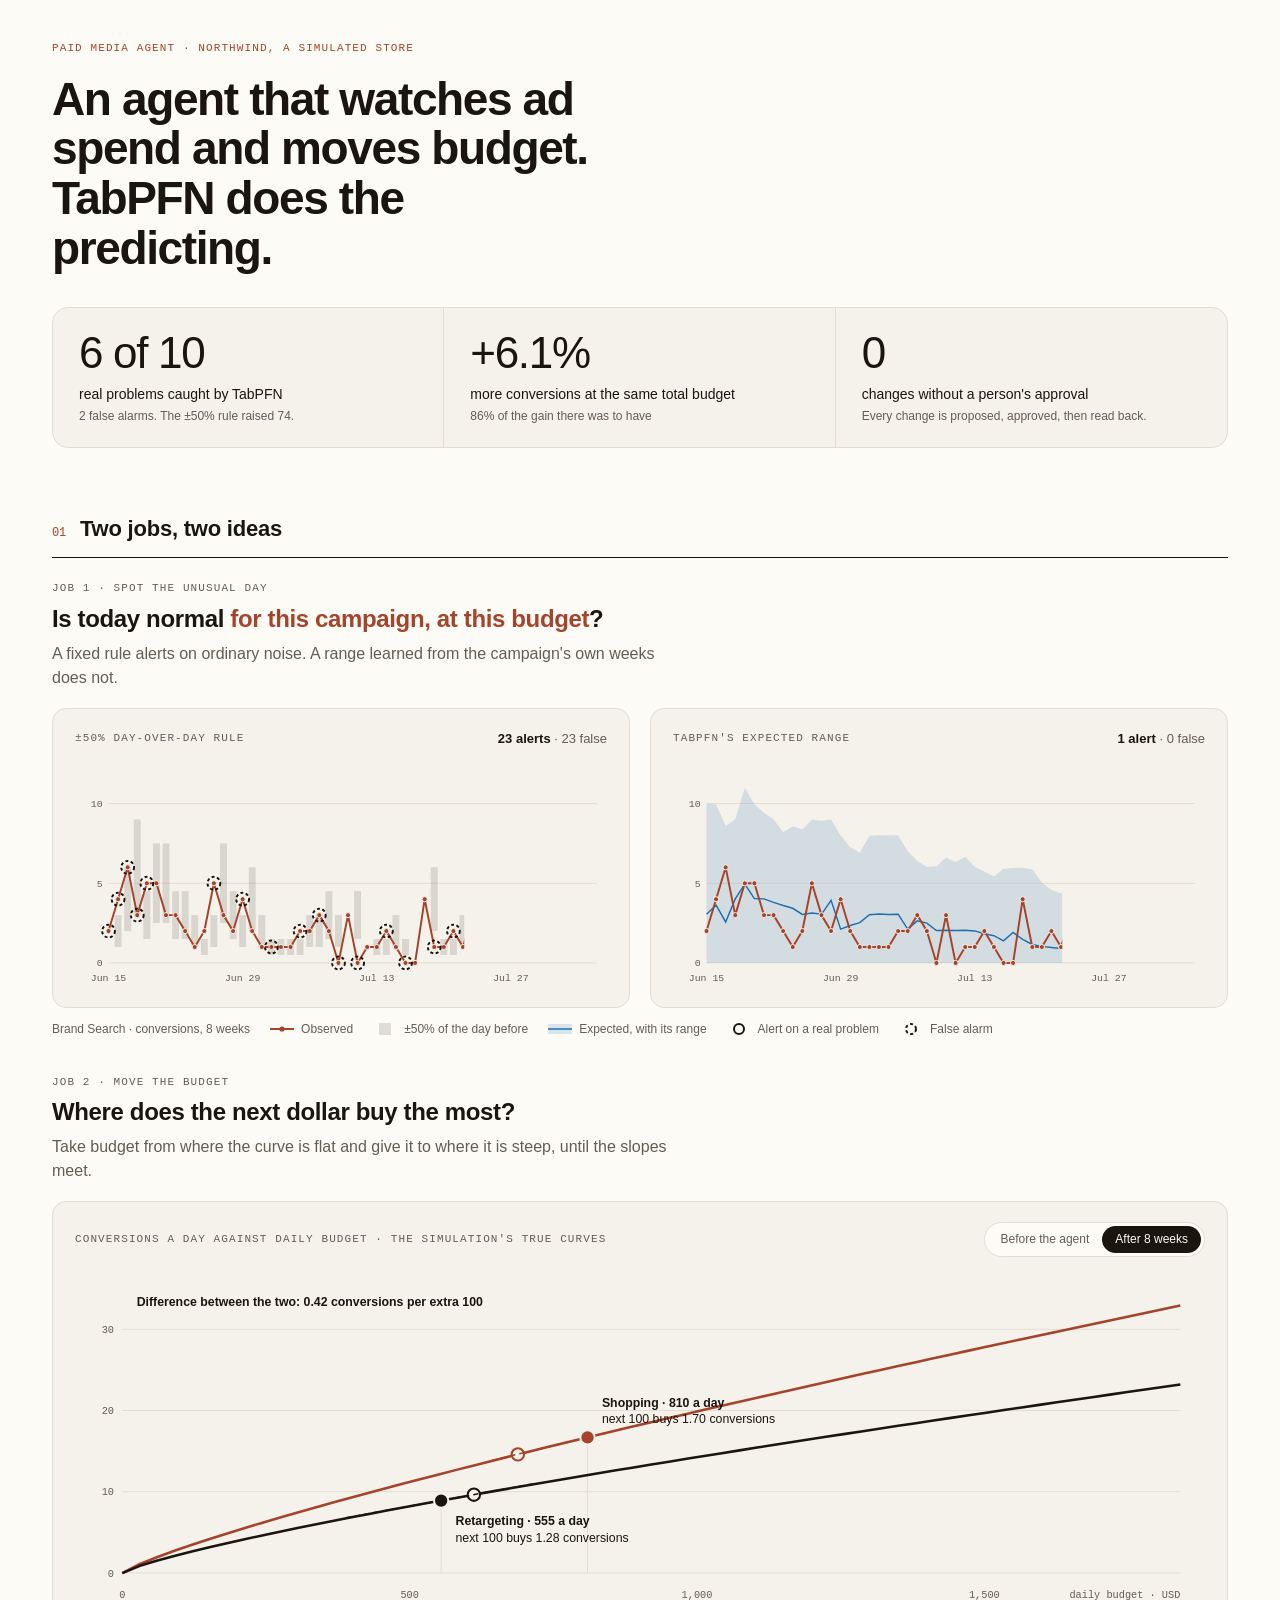
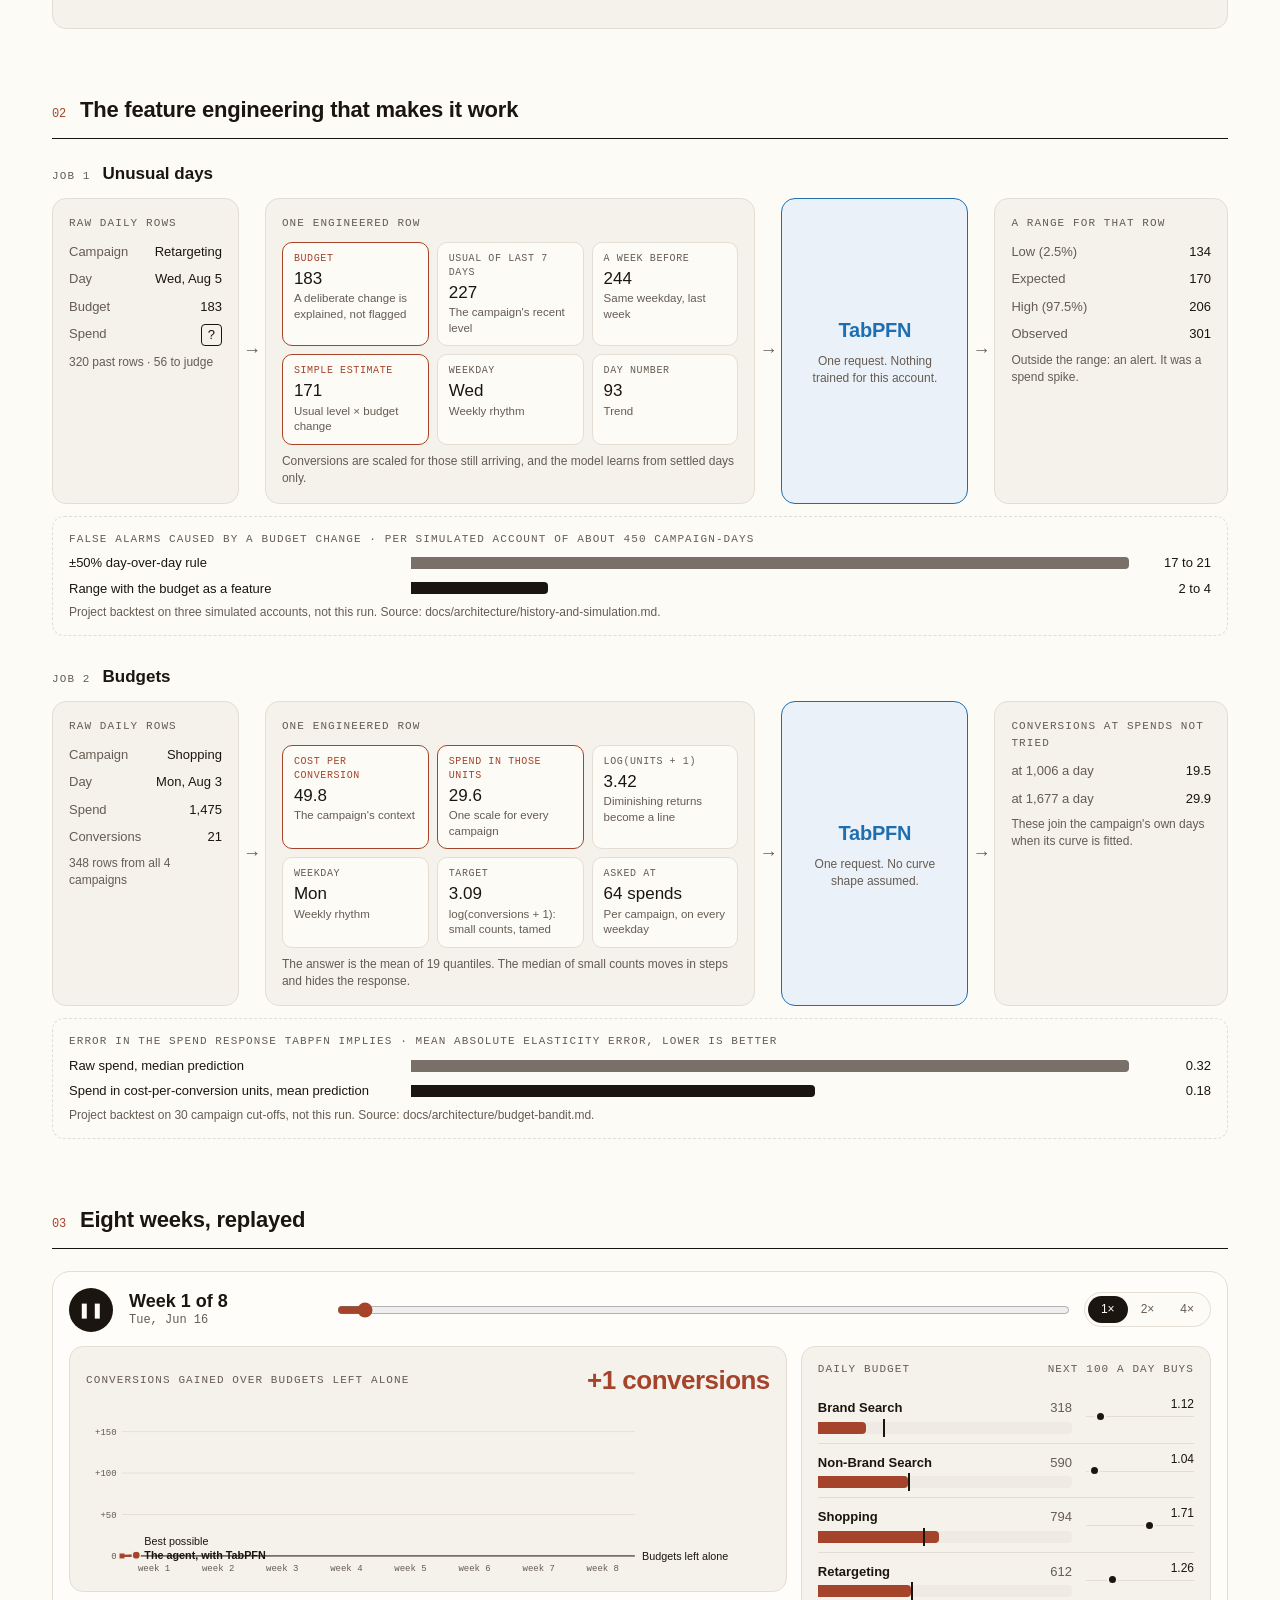
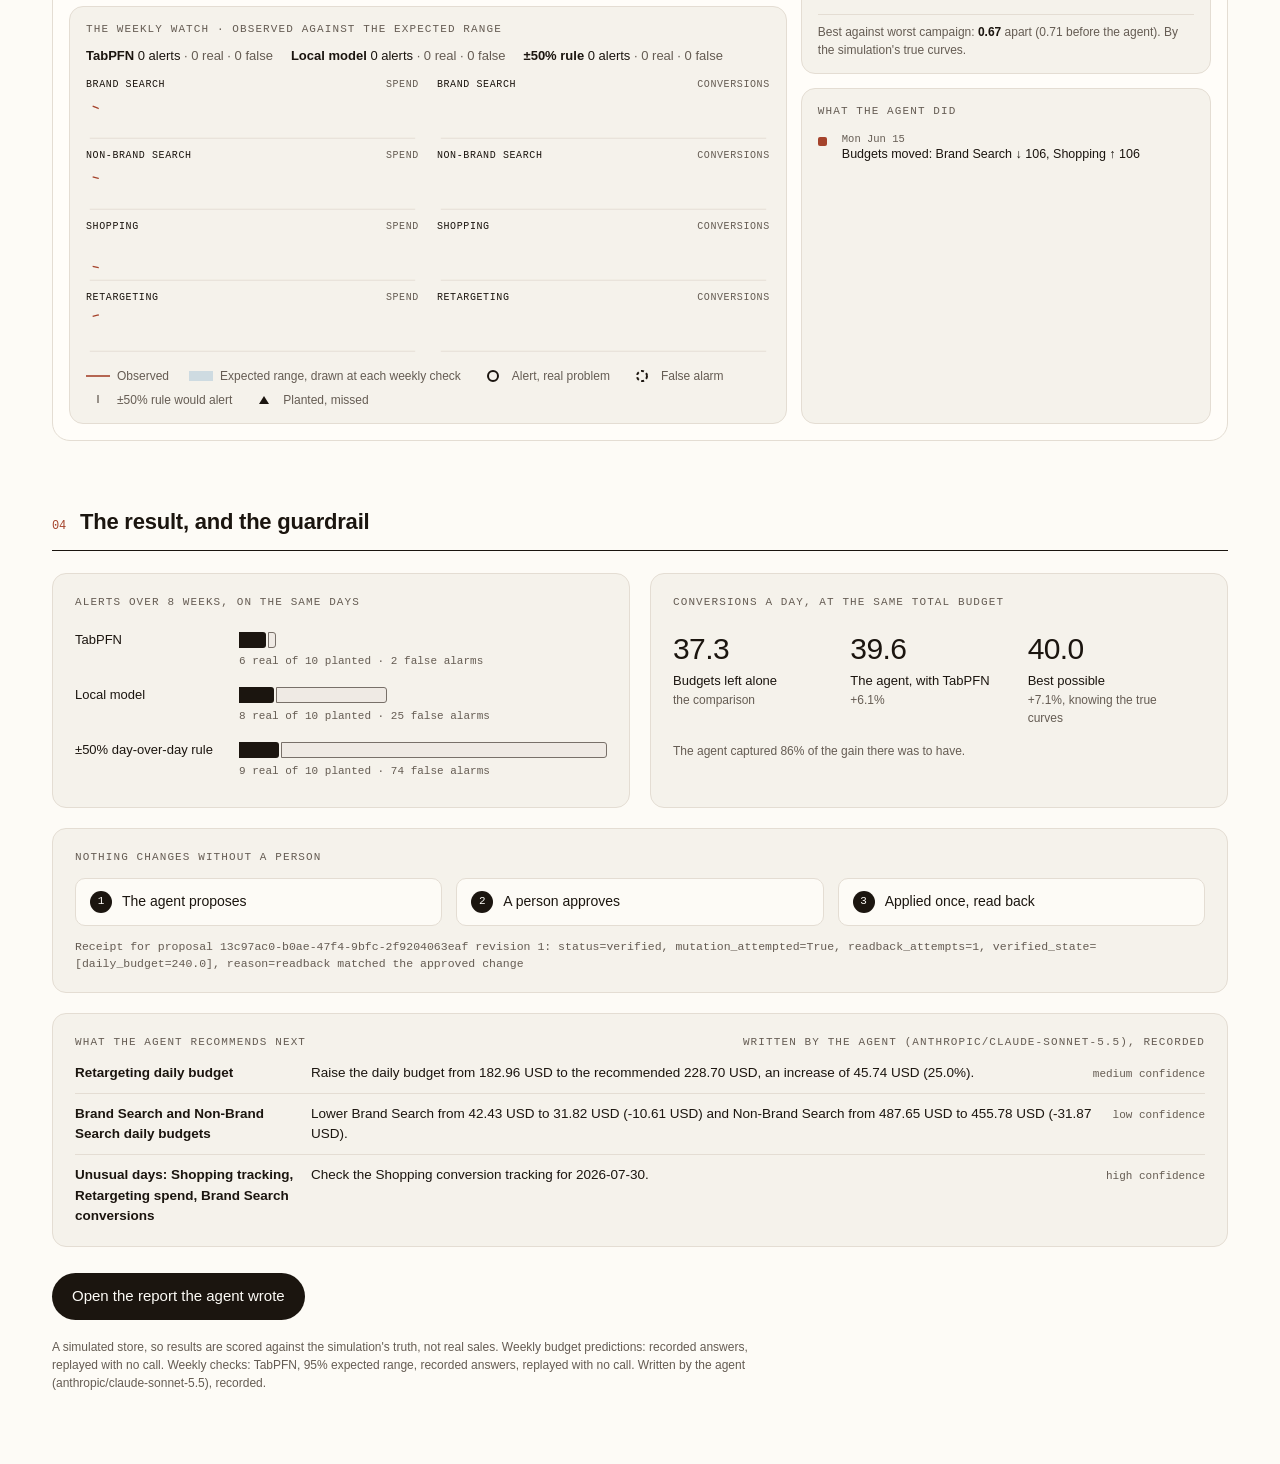
<file: demo-artifacts/demo.html>
<!DOCTYPE html>

<html lang="en">
<head>
<meta charset="utf-8">
<meta name="viewport" content="width=device-width, initial-scale=1">
<title>Northwind · paid media agent demo</title>
<style>/* The demo page. Colours are the report's tokens (reports/templates/tokens.j2). */
:root {
  color-scheme: light;
  --canvas: #fdfbf6;
  --paper: #f5f2eb;
  --ink: #1b150f;
  --muted: #655c53;
  --line: #e4ddd3;
  --agent: #a5432b;
  --alone: #787069;
  --fill: #efeae4;
  --model: #1f6fb0;
  --sans: "IBM Plex Sans", -apple-system, BlinkMacSystemFont, "Segoe UI", Helvetica, Arial, sans-serif;
  --mono: "IBM Plex Mono", ui-monospace, SFMono-Regular, Menlo, monospace;
}
* { box-sizing: border-box; }
body { margin: 0; background: var(--canvas); color: var(--ink); font: 15px/1.5 var(--sans); -webkit-font-smoothing: antialiased; }
.page { max-width: 1240px; margin: 0 auto; padding: 40px 32px 72px; }
h1, h2, h3, p, figure, ol { margin: 0; }
ol { padding: 0; list-style: none; }
h1 { max-width: 22ch; font-size: 46px; font-weight: 600; line-height: 1.08; letter-spacing: -.03em; text-wrap: balance; }
h2 { display: flex; align-items: baseline; gap: 14px; margin: 0 0 22px; padding-bottom: 12px; border-bottom: 1.5px solid var(--ink); font-size: 22px; font-weight: 600; letter-spacing: -.01em; }
h2 .num { color: var(--agent); font: 400 12px/1 var(--mono); }
h3 { font-size: 24px; font-weight: 600; line-height: 1.2; letter-spacing: -.015em; text-wrap: balance; }
h3 em { font-style: normal; color: var(--agent); }
section { margin-top: 64px; }
.eyebrow, .tag, .cap { color: var(--muted); font: 500 11px/1.5 var(--mono); letter-spacing: .1em; text-transform: uppercase; }
.eyebrow { margin-bottom: 18px; color: var(--agent); }

/* Opening */
.hero-tiles { display: grid; grid-template-columns: repeat(3, minmax(0, 1fr)); margin-top: 34px; border: 1px solid var(--line); border-radius: 16px; background: var(--paper); overflow: hidden; }
.tile { padding: 22px 26px; border-right: 1px solid var(--line); }
.tile:last-child { border-right: 0; }
.tile .value { font-size: 44px; font-weight: 500; line-height: 1.05; letter-spacing: -.03em; font-variant-numeric: tabular-nums; }
.tile .value small { margin-left: 6px; color: var(--muted); font-size: 16px; font-weight: 400; letter-spacing: 0; }
.tile .label { margin-top: 8px; font-size: 14px; }
.tile .sub { margin-top: 2px; color: var(--muted); font-size: 12px; }

/* Panels and charts */
.panel { padding: 20px 22px; border: 1px solid var(--line); border-radius: 14px; background: var(--paper); }
figcaption { display: flex; flex-wrap: wrap; align-items: center; justify-content: space-between; gap: 8px 16px; margin-bottom: 12px; }
.cap.right { text-align: right; }
.chart { display: block; width: 100%; height: auto; overflow: visible; }
.chart text { font-family: var(--mono); font-size: 10px; fill: var(--muted); }
.chart text.label { font-family: var(--sans); font-size: 12px; fill: var(--ink); }
.chart text.strong { font-family: var(--sans); font-size: 12px; font-weight: 600; fill: var(--ink); }
.keys { display: flex; flex-wrap: wrap; gap: 6px 20px; margin-top: 12px; color: var(--muted); font-size: 12px; }
.key { display: inline-flex; align-items: center; gap: 7px; white-space: nowrap; }
.key svg { flex: none; }
.count, .counts { color: var(--ink); font-size: 13px; font-variant-numeric: tabular-nums; }
.counts { display: flex; flex-wrap: wrap; gap: 4px 18px; }
.counts b, .count b { font-weight: 600; }
.counts .quiet, .count .quiet { color: var(--muted); }
.toggle { display: inline-flex; padding: 3px; border: 1px solid var(--line); border-radius: 999px; background: var(--canvas); }
.toggle button { padding: 5px 13px; border: 0; border-radius: 999px; background: transparent; color: var(--muted); font: 500 12px/1.4 var(--sans); cursor: pointer; }
.toggle button[aria-pressed="true"] { background: var(--ink); color: var(--canvas); }
button:focus-visible, input:focus-visible, a:focus-visible { outline: 2px solid var(--agent); outline-offset: 3px; }

/* Jobs */
.job { margin-top: 36px; }
.job:first-of-type { margin-top: 0; }
.job-head { margin-bottom: 18px; }
.job-head .tag { margin-bottom: 8px; }
.job-head .line { max-width: 70ch; margin-top: 8px; color: var(--muted); font-size: 16px; }
.pair { display: grid; grid-template-columns: repeat(2, minmax(0, 1fr)); gap: 20px; }

/* Feature pipelines */
.pipe { margin-top: 28px; }
.pipe:first-child { margin-top: 0; }
.pipe-title { display: flex; align-items: baseline; gap: 12px; margin-bottom: 12px; }
.pipe-title b { font-size: 17px; font-weight: 600; }
.pipe-row { display: grid; grid-template-columns: minmax(0, .8fr) 26px minmax(0, 2.1fr) 26px minmax(0, .8fr) 26px minmax(0, 1fr); align-items: stretch; }
.arrow { display: flex; align-items: center; justify-content: center; color: var(--muted); font-size: 18px; }
.stage-card { display: flex; flex-direction: column; gap: 8px; padding: 16px; border: 1px solid var(--line); border-radius: 14px; background: var(--paper); }
.stage-card.model { justify-content: center; align-items: center; border-color: var(--model); background: #eaf1f8; text-align: center; }
.stage-card.model b { color: var(--model); font-size: 20px; font-weight: 600; letter-spacing: -.01em; }
.stage-card .cap { margin-bottom: 2px; }
.kv { display: flex; justify-content: space-between; gap: 10px; font-size: 13px; font-variant-numeric: tabular-nums; }
.kv span:first-child { color: var(--muted); }
.kv.ask span:last-child { padding: 0 6px; border: 1px solid var(--ink); border-radius: 4px; }
.small { color: var(--muted); font-size: 12px; line-height: 1.4; }
.chips { display: grid; grid-template-columns: repeat(3, minmax(0, 1fr)); gap: 8px; }
.chip { padding: 9px 11px; border: 1px solid var(--line); border-radius: 10px; background: var(--canvas); }
.chip .name { color: var(--muted); font: 500 10px/1.4 var(--mono); letter-spacing: .06em; text-transform: uppercase; }
.chip .val { font-size: 17px; font-weight: 500; font-variant-numeric: tabular-nums; }
.chip .why { color: var(--muted); font-size: 11.5px; line-height: 1.35; }
.chip.key-feature { border-color: var(--agent); }
.chip.key-feature .name { color: var(--agent); }
.evidence { display: grid; grid-template-columns: 1fr; gap: 6px; margin-top: 12px; padding: 14px 16px; border: 1px dashed var(--line); border-radius: 12px; }
.ev-row { display: grid; grid-template-columns: minmax(0, 330px) minmax(0, 1fr) 70px; align-items: center; gap: 12px; font-size: 13px; }
.ev-track { height: 12px; }
.ev-bar { display: block; height: 12px; border-radius: 0 4px 4px 0; background: var(--alone); }
.ev-row.good .ev-bar { background: var(--ink); }
.ev-val { font-variant-numeric: tabular-nums; text-align: right; }

/* The replay */
.player { border: 1px solid var(--line); border-radius: 18px; background: #fffdf9; padding: 16px; }
.controls { display: grid; grid-template-columns: 44px 190px minmax(0, 1fr) auto; align-items: center; gap: 16px; margin-bottom: 14px; }
.play { width: 44px; height: 44px; border: 0; border-radius: 50%; background: var(--ink); color: var(--canvas); font-size: 15px; cursor: pointer; }
.clock { display: flex; flex-direction: column; line-height: 1.2; }
.clock span:first-child { font-size: 18px; font-weight: 600; font-variant-numeric: tabular-nums; }
.clock span:last-child { color: var(--muted); font: 400 12px/1.4 var(--mono); }
input[type="range"] { width: 100%; accent-color: var(--agent); }
.stage { display: grid; grid-template-columns: minmax(0, 1.75fr) minmax(0, 1fr); gap: 14px; }
.col { display: flex; flex-direction: column; gap: 14px; min-width: 0; }
.col .panel { padding: 14px 16px; }
.big { font-size: 26px; font-weight: 600; letter-spacing: -.02em; font-variant-numeric: tabular-nums; color: var(--agent); }
.strips { display: grid; grid-template-columns: repeat(2, minmax(0, 1fr)); gap: 6px 18px; }
.strip { position: relative; }
.strip .name { display: flex; justify-content: space-between; color: var(--muted); font: 500 10px/1.5 var(--mono); letter-spacing: .06em; text-transform: uppercase; }
.strip .name b { color: var(--ink); font-weight: 500; }
.budget-row { display: grid; grid-template-columns: minmax(0, 1fr) 108px; gap: 4px 14px; padding: 9px 0; border-top: 1px solid var(--line); }
.budget-row:first-child { border-top: 0; }
.budget-row .head { display: flex; justify-content: space-between; font-size: 13px; }
.budget-row .head span { font-variant-numeric: tabular-nums; color: var(--muted); }
.track { position: relative; height: 12px; background: var(--fill); border-radius: 0 4px 4px 0; }
.track .bar { position: absolute; left: 0; top: 0; bottom: 0; background: var(--agent); border-radius: 0 4px 4px 0; }
.track .was { position: absolute; top: -3px; bottom: -3px; width: 2px; background: var(--ink); }
.ret { position: relative; grid-row: 1 / span 2; grid-column: 2; }
.ret .axis { position: absolute; left: 0; right: 0; top: 50%; height: 1px; background: var(--line); }
.ret .dot { position: absolute; top: 50%; width: 11px; height: 11px; margin: -5.5px 0 0 -5.5px; border-radius: 50%; background: var(--ink); border: 2px solid var(--paper); }
.ret .val { position: absolute; right: 0; top: -3px; font-size: 12px; font-variant-numeric: tabular-nums; }
.gap { margin-top: 8px; padding-top: 8px; border-top: 1px solid var(--line); color: var(--muted); font-size: 12px; }
.gap b { color: var(--ink); font-weight: 600; font-variant-numeric: tabular-nums; }
.log-panel { flex: 1; min-height: 0; }
.log { display: flex; flex-direction: column; gap: 6px; height: 250px; overflow: hidden; }
.log li { display: grid; grid-template-columns: 16px minmax(0, 1fr); gap: 8px; font-size: 12.5px; line-height: 1.4; }
.log li .mark { margin-top: 5px; width: 9px; height: 9px; border-radius: 50%; background: var(--alone); }
.log li.move .mark { border-radius: 2px; background: var(--agent); }
.log li.alert .mark { background: var(--ink); }
.log li.false .mark { background: transparent; border: 1.5px solid var(--ink); }
.log li.check .mark { background: var(--model); }
.log li .when { display: block; color: var(--muted); font: 400 10.5px/1.4 var(--mono); }
.log li.fresh { animation: fresh .6s ease-out; }
@keyframes fresh { from { background: #f6e3d9; } to { background: transparent; } }

/* Result */
.result-grid { display: grid; grid-template-columns: repeat(2, minmax(0, 1fr)); gap: 20px; margin-bottom: 20px; }
.score-row { display: grid; grid-template-columns: 150px minmax(0, 1fr); gap: 4px 14px; align-items: center; padding: 8px 0; }
.score-row .who { font-size: 13px; font-weight: 500; }
.score-row .bars { display: flex; gap: 2px; height: 16px; }
.score-row .real { background: var(--ink); border-radius: 0 3px 3px 0; }
.score-row .false { background: var(--fill); border: 1px solid var(--alone); border-radius: 0 3px 3px 0; }
.score-row .txt { grid-column: 2; color: var(--muted); font: 400 11px/1.4 var(--mono); }
.three { display: grid; grid-template-columns: repeat(3, minmax(0, 1fr)); gap: 0; }
.three div { padding: 4px 16px 4px 0; }
.three .v { font-size: 30px; font-weight: 500; letter-spacing: -.02em; font-variant-numeric: tabular-nums; }
.three .l { font-size: 13px; }
.three .s { color: var(--muted); font-size: 12px; }
.gate { margin-bottom: 20px; }
.gate-steps { display: grid; grid-template-columns: repeat(3, minmax(0, 1fr)); gap: 14px; }
.gate-steps li { position: relative; display: flex; align-items: center; gap: 10px; padding: 12px 14px; border: 1px solid var(--line); border-radius: 10px; background: var(--canvas); font-size: 14px; font-weight: 500; }
.gate-steps li span { display: inline-flex; flex: none; align-items: center; justify-content: center; width: 22px; height: 22px; border-radius: 50%; background: var(--ink); color: var(--canvas); font: 500 11px/1 var(--mono); }
.receipt { margin-top: 12px; color: var(--muted); font: 400 11.5px/1.5 var(--mono); overflow-wrap: anywhere; }
.next { display: grid; gap: 10px; }
.next li { display: grid; grid-template-columns: 220px minmax(0, 1fr) auto; gap: 16px; align-items: baseline; padding-top: 10px; border-top: 1px solid var(--line); font-size: 13.5px; }
.next li:first-child { padding-top: 0; border-top: 0; }
.next strong { font-weight: 600; }
.next em { color: var(--muted); font: 400 11px/1.4 var(--mono); font-style: normal; white-space: nowrap; }
.cta { margin-top: 26px; }
.button { display: inline-block; padding: 12px 20px; border-radius: 999px; background: var(--ink); color: var(--canvas); font-weight: 500; text-decoration: none; }
.fine { margin-top: 18px; color: var(--muted); font-size: 12px; max-width: 110ch; }

.tip { position: fixed; z-index: 10; max-width: 260px; padding: 8px 10px; border-radius: 8px; background: var(--ink); color: var(--canvas); font-size: 12px; line-height: 1.4; pointer-events: none; }
.tip b { font-weight: 600; }

/* The replay alone, for recording a video */
body.video .page { max-width: none; padding: 14px; }
body.video .hero, body.video #jobs, body.video #features, body.video #result, body.video #replay h2 { display: none; }
body.video section { margin: 0; }
body.video .player { border: 0; padding: 0; background: transparent; }
body.video .stage { grid-template-columns: minmax(0, 1.45fr) minmax(0, 1fr); }

@media (max-width: 980px) {
  h1 { font-size: 34px; }
  .hero-tiles, .pair, .stage, .result-grid, .three, .gate-steps { grid-template-columns: minmax(0, 1fr); }
  .tile { border-right: 0; border-bottom: 1px solid var(--line); }
  .pipe-row { grid-template-columns: minmax(0, 1fr); }
  .arrow { transform: rotate(90deg); padding: 4px; }
  .chips { grid-template-columns: repeat(2, minmax(0, 1fr)); }
  .controls { grid-template-columns: 44px minmax(0, 1fr); }
  .controls input { grid-column: 1 / -1; }
  .ev-row { grid-template-columns: minmax(0, 1fr); gap: 2px; }
  .next li { grid-template-columns: minmax(0, 1fr); gap: 2px; }
}
@media (prefers-reduced-motion: reduce) {
  .log li.fresh { animation: none; }
}
</style>
</head>
<body>
<main class="page">

<header class="hero">
  <p class="eyebrow">Paid media agent · Northwind, a simulated store</p>
  <h1>An agent that watches ad spend and moves budget.<br>TabPFN does the predicting.</h1>
  <div class="hero-tiles" id="hero-tiles"></div>
</header>

<section id="jobs" aria-labelledby="jobs-title">
  <h2 id="jobs-title"><span class="num">01</span>Two jobs, two ideas</h2>

  <article class="job">
    <header class="job-head">
      <p class="tag">Job 1 · Spot the unusual day</p>
      <h3>Is today normal <em>for this campaign, at this budget</em>?</h3>
      <p class="line">A fixed rule alerts on ordinary noise. A range learned from the campaign's own weeks does not.</p>
    </header>
    <div class="pair">
      <figure class="panel">
        <figcaption><span class="cap">±50% day-over-day rule</span><span class="count" id="intu-rule-count"></span></figcaption>
        <svg id="intu-rule" class="chart" role="img" aria-label="The same days judged by a fixed ±50% rule"></svg>
      </figure>
      <figure class="panel">
        <figcaption><span class="cap">TabPFN&#39;s expected range</span><span class="count" id="intu-range-count"></span></figcaption>
        <svg id="intu-range" class="chart" role="img" aria-label="The same days judged by the model's expected range"></svg>
      </figure>
    </div>
    <p class="keys" id="intu-keys"></p>
  </article>

  <article class="job">
    <header class="job-head">
      <p class="tag">Job 2 · Move the budget</p>
      <h3>Where does the next dollar buy the most?</h3>
      <p class="line">Take budget from where the curve is flat and give it to where it is steep, until the slopes meet.</p>
    </header>
    <figure class="panel">
      <figcaption><span class="cap">Conversions a day against daily budget · the simulation's true curves</span>
        <span class="toggle" role="group" aria-label="Budgets shown">
          <button type="button" id="curve-before" aria-pressed="true">Before the agent</button>
          <button type="button" id="curve-now" aria-pressed="false">After 8 weeks</button>
        </span>
      </figcaption>
      <svg id="intu-curves" class="chart tall" role="img" aria-label="Two campaigns' response curves with the budget moving from the flatter one to the steeper one"></svg>
    </figure>
  </article>
</section>

<section id="features" aria-labelledby="features-title">
  <h2 id="features-title"><span class="num">02</span>The feature engineering that makes it work</h2>
  <div id="pipelines"></div>
</section>

<section id="replay" aria-labelledby="replay-title">
  <h2 id="replay-title"><span class="num">03</span>Eight weeks, replayed</h2>
  <div class="player" id="player">
    <div class="controls">
      <button type="button" id="play" class="play" aria-label="Play">▶</button>
      <div class="clock"><span id="clock-week"></span><span id="clock-day"></span></div>
      <input type="range" id="scrub" min="0" max="56" step="0.05" value="0" aria-label="Day of the replay">
      <span class="toggle" role="group" aria-label="Speed">
        <button type="button" data-speed="1" aria-pressed="true">1×</button>
        <button type="button" data-speed="2" aria-pressed="false">2×</button>
        <button type="button" data-speed="4" aria-pressed="false">4×</button>
      </span>
    </div>
    <div class="stage">
      <div class="col">
        <figure class="panel">
          <figcaption><span class="cap">Conversions gained over budgets left alone</span><span class="big" id="gain-now"></span></figcaption>
          <svg id="race" class="chart" role="img" aria-label="Cumulative conversions gained by the agent and by the best possible split, against budgets left alone"></svg>
        </figure>
        <figure class="panel">
          <figcaption><span class="cap">The weekly watch · observed against the expected range</span><span class="counts" id="watch-counts"></span></figcaption>
          <div class="strips" id="strips"></div>
          <p class="keys" id="watch-keys"></p>
        </figure>
      </div>
      <div class="col narrow">
        <figure class="panel">
          <figcaption><span class="cap">Daily budget</span><span class="cap right">Next 100 a day buys</span></figcaption>
          <div id="budget-rows"></div>
          <p class="gap" id="gap"></p>
        </figure>
        <figure class="panel log-panel">
          <figcaption><span class="cap">What the agent did</span></figcaption>
          <ol class="log" id="log" aria-live="off"></ol>
        </figure>
      </div>
    </div>
  </div>
</section>

<section id="result" aria-labelledby="result-title">
  <h2 id="result-title"><span class="num">04</span>The result, and the guardrail</h2>
  <div class="result-grid">
    <figure class="panel" id="result-alerts"></figure>
    <figure class="panel" id="result-budget"></figure>
  </div>
  <figure class="panel gate">
    <figcaption><span class="cap">Nothing changes without a person</span></figcaption>
    <ol class="gate-steps">
      <li><span>1</span>The agent proposes</li>
      <li><span>2</span>A person approves</li>
      <li><span>3</span>Applied once, read back</li>
    </ol>
    <p class="receipt">Receipt for proposal 13c97ac0-b0ae-47f4-9bfc-2f9204063eaf revision 1: status=verified, mutation_attempted=True, readback_attempts=1, verified_state=[daily_budget=240.0], reason=readback matched the approved change</p>
  </figure>
  
  <figure class="panel">
    <figcaption><span class="cap">What the agent recommends next</span><span class="cap right">Written by the agent (anthropic/claude-sonnet-5.5), recorded</span></figcaption>
    <ol class="next">
      <li><strong>Retargeting daily budget</strong><span>Raise the daily budget from 182.96 USD to the recommended 228.70 USD, an increase of 45.74 USD (25.0%).</span><em>medium confidence</em></li><li><strong>Brand Search and Non-Brand Search daily budgets</strong><span>Lower Brand Search from 42.43 USD to 31.82 USD (-10.61 USD) and Non-Brand Search from 487.65 USD to 455.78 USD (-31.87 USD).</span><em>low confidence</em></li><li><strong>Unusual days: Shopping tracking, Retargeting spend, Brand Search conversions</strong><span>Check the Shopping conversion tracking for 2026-07-30.</span><em>high confidence</em></li>
    </ol>
  </figure>
  
  <p class="cta"><a class="button" href="demo_report.html">Open the report the agent wrote</a></p>
  <p class="fine" id="sources"></p>
</section>

</main>
<div class="tip" id="tip" hidden></div>
<script type="application/json" id="story">{"meta":{"account":"Northwind","currency":"USD","weeks":8,"step":100.0,"model":"TabPFN","labels":{"static":"Budgets left alone","best":"Best possible","agent":"The agent, with TabPFN"},"sources":{"budgets":"recorded","watch":"recorded","watch_label":"TabPFN, 95% expected range","text":"Written by the agent (anthropic/claude-sonnet-5.5), recorded"},"report":"demo_report.html"},"days":["2026-06-15","2026-06-16","2026-06-17","2026-06-18","2026-06-19","2026-06-20","2026-06-21","2026-06-22","2026-06-23","2026-06-24","2026-06-25","2026-06-26","2026-06-27","2026-06-28","2026-06-29","2026-06-30","2026-07-01","2026-07-02","2026-07-03","2026-07-04","2026-07-05","2026-07-06","2026-07-07","2026-07-08","2026-07-09","2026-07-10","2026-07-11","2026-07-12","2026-07-13","2026-07-14","2026-07-15","2026-07-16","2026-07-17","2026-07-18","2026-07-19","2026-07-20","2026-07-21","2026-07-22","2026-07-23","2026-07-24","2026-07-25","2026-07-26","2026-07-27","2026-07-28","2026-07-29","2026-07-30","2026-07-31","2026-08-01","2026-08-02","2026-08-03","2026-08-04","2026-08-05","2026-08-06","2026-08-07","2026-08-08","2026-08-09"],"campaigns":[{"ref":"sim-001","name":"Brand Search"},{"ref":"sim-002","name":"Non-Brand Search"},{"ref":"sim-003","name":"Shopping"},{"ref":"sim-004","name":"Retargeting"}],"series":{"static":[34.102,33.21,35.931,40.257,41.783,40.087,35.026,32.065,34.549,37.099,39.983,40.662,38.668,36.086,33.981,33.532,36.643,40.579,41.238,39.583,35.816,33.302,33.068,37.476,41.362,41.082,39.431,34.328,34.324,33.908,36.397,40.309,40.666,39.884,36.692,32.087,34.806,36.377,40.048,40.716,40.211,35.232,32.697,33.005,37.856,39.932,41.901,39.815,36.657,33.436,33.653,41.217,40.339,40.548,40.427,36.333],"agent":[34.626,33.841,36.753,41.044,42.366,40.592,35.406,33.169,36.364,39.096,41.735,41.812,39.801,37.036,36.375,36.576,39.758,43.382,43.577,40.996,36.831,35.956,36.41,42.01,45.674,43.911,41.591,36.06,37.468,37.944,40.561,45.114,43.666,41.917,38.874,34.047,39.025,40.516,43.826,43.185,41.632,36.754,35.262,35.423,41.617,42.922,44.068,41.885,37.672,35.413,37.402,41.819,44.577,43.373,41.848,37.363],"best":[34.626,33.841,36.753,41.044,42.366,40.592,35.406,33.123,36.549,39.633,42.131,42.204,39.906,37.005,36.371,36.797,40.077,43.725,43.749,41.21,36.853,36.157,36.927,42.874,46.657,44.203,41.521,35.867,37.523,38.227,41.007,45.698,43.83,41.927,38.726,34.05,39.961,41.727,44.883,43.567,41.309,36.585,35.751,36.309,43.575,44.477,45.074,42.367,37.583,35.731,37.971,43.461,45.821,44.108,41.886,37.108]},"budgets":{"static":{"sim-001":[423.77,423.77,423.77,423.77,423.77,423.77,423.77,423.77,423.77,423.77,423.77,423.77,423.77,423.77,423.77,423.77,423.77,423.77,423.77,423.77,423.77,423.77,423.77,423.77,423.77,423.77,423.77,423.77,423.77,423.77,423.77,423.77,423.77,423.77,423.77,423.77,423.77,423.77,423.77,423.77,423.77,423.77,423.77,423.77,423.77,423.77,423.77,423.77,423.77,423.77,423.77,423.77,423.77,423.77,423.77,423.77],"sim-002":[590.01,590.01,590.01,590.01,590.01,590.01,590.01,590.01,590.01,590.01,590.01,590.01,590.01,590.01,590.01,590.01,590.01,590.01,590.01,590.01,590.01,590.01,590.01,590.01,590.01,590.01,590.01,590.01,590.01,590.01,590.01,590.01,590.01,590.01,590.01,590.01,590.01,590.01,590.01,590.01,590.01,590.01,590.01,590.01,590.01,590.01,590.01,590.01,590.01,590.01,590.01,590.01,590.01,590.01,590.01,590.01],"sim-003":[688.32,688.32,688.32,688.32,688.32,688.32,688.32,688.32,688.32,688.32,688.32,688.32,688.32,688.32,688.32,688.32,688.32,688.32,688.32,688.32,688.32,688.32,688.32,688.32,688.32,688.32,688.32,688.32,688.32,688.32,688.32,688.32,688.32,688.32,688.32,688.32,688.32,688.32,688.32,688.32,688.32,688.32,688.32,688.32,688.32,688.32,688.32,688.32,688.32,688.32,688.32,688.32,688.32,688.32,688.32,688.32],"sim-004":[611.83,611.83,611.83,611.83,611.83,611.83,611.83,611.83,611.83,611.83,611.83,611.83,611.83,611.83,611.83,611.83,611.83,611.83,611.83,611.83,611.83,611.83,611.83,611.83,611.83,611.83,611.83,611.83,611.83,611.83,611.83,611.83,611.83,611.83,611.83,611.83,611.83,611.83,611.83,611.83,611.83,611.83,611.83,611.83,611.83,611.83,611.83,611.83,611.83,611.83,611.83,611.83,611.83,611.83,611.83,611.83]},"agent":{"sim-001":[317.83,317.83,317.83,317.83,317.83,317.83,317.83,238.37,238.37,238.37,238.37,238.37,238.37,238.37,178.78,178.78,178.78,178.78,178.78,178.78,178.78,134.09,134.09,134.09,134.09,134.09,134.09,134.09,100.57,100.57,100.57,100.57,100.57,100.57,100.57,75.43,75.43,75.43,75.43,75.43,75.43,75.43,56.57,56.57,56.57,56.57,56.57,56.57,56.57,42.43,42.43,42.43,42.43,42.43,42.43,42.43],"sim-002":[590.01,590.01,590.01,590.01,590.01,590.01,590.01,623.86,623.86,623.86,623.86,623.86,623.86,623.86,494.11,494.11,494.11,494.11,494.11,494.11,494.11,456.32,456.32,456.32,456.32,456.32,456.32,456.32,371.86,371.86,371.86,371.86,371.86,371.86,371.86,464.83,464.83,464.83,464.83,464.83,464.83,464.83,581.04,581.04,581.04,581.04,581.04,581.04,581.04,487.65,487.65,487.65,487.65,487.65,487.65,487.65],"sim-003":[794.26,794.26,794.26,794.26,794.26,794.26,794.26,992.83,992.83,992.83,992.83,992.83,992.83,992.83,1241.04,1241.04,1241.04,1241.04,1241.04,1241.04,1241.04,1391.82,1391.82,1391.82,1391.82,1391.82,1391.82,1391.82,1544.12,1544.12,1544.12,1544.12,1544.12,1544.12,1544.12,1448.72,1448.72,1448.72,1448.72,1448.72,1448.72,1448.72,1432.61,1432.61,1432.61,1432.61,1432.61,1432.61,1432.61,1600.9,1600.9,1600.9,1600.9,1600.9,1600.9,1600.9],"sim-004":[611.83,611.83,611.83,611.83,611.83,611.83,611.83,458.87,458.87,458.87,458.87,458.87,458.87,458.87,400.0,400.0,400.0,400.0,400.0,400.0,400.0,331.71,331.71,331.71,331.71,331.71,331.71,331.71,297.39,297.39,297.39,297.39,297.39,297.39,297.39,324.96,324.96,324.96,324.96,324.96,324.96,324.96,243.72,243.72,243.72,243.72,243.72,243.72,243.72,182.96,182.96,182.96,182.96,182.96,182.96,182.96]},"best":{"sim-001":[317.83,317.83,317.83,317.83,317.83,317.83,317.83,238.37,238.37,238.37,238.37,238.37,238.37,238.37,178.78,178.78,178.78,178.78,178.78,178.78,178.78,134.09,134.09,134.09,134.09,134.09,134.09,134.09,100.57,100.57,100.57,100.57,100.57,100.57,100.57,75.43,75.43,75.43,75.43,75.43,75.43,75.43,56.57,56.57,56.57,56.57,56.57,56.57,56.57,42.43,42.43,42.43,42.43,42.43,42.43,42.43],"sim-002":[590.01,590.01,590.01,590.01,590.01,590.01,590.01,442.51,442.51,442.51,442.51,442.51,442.51,442.51,352.7,352.7,352.7,352.7,352.7,352.7,352.7,264.52,264.52,264.52,264.52,264.52,264.52,264.52,238.55,238.55,238.55,238.55,238.55,238.55,238.55,242.44,242.44,242.44,242.44,242.44,242.44,242.44,243.43,243.43,243.43,243.43,243.43,243.43,243.43,244.16,244.16,244.16,244.16,244.16,244.16,244.16],"sim-003":[794.26,794.26,794.26,794.26,794.26,794.26,794.26,992.83,992.83,992.83,992.83,992.83,992.83,992.83,1241.04,1241.04,1241.04,1241.04,1241.04,1241.04,1241.04,1509.26,1509.26,1509.26,1509.26,1509.26,1509.26,1509.26,1670.27,1670.27,1670.27,1670.27,1670.27,1670.27,1670.27,1731.77,1731.77,1731.77,1731.77,1731.77,1731.77,1731.77,1747.58,1747.58,1747.58,1747.58,1747.58,1747.58,1747.58,1759.44,1759.44,1759.44,1759.44,1759.44,1759.44,1759.44],"sim-004":[611.83,611.83,611.83,611.83,611.83,611.83,611.83,640.22,640.22,640.22,640.22,640.22,640.22,640.22,541.42,541.42,541.42,541.42,541.42,541.42,541.42,406.06,406.06,406.06,406.06,406.06,406.06,406.06,304.55,304.55,304.55,304.55,304.55,304.55,304.55,264.3,264.3,264.3,264.3,264.3,264.3,264.3,266.36,266.36,266.36,266.36,266.36,266.36,266.36,267.91,267.91,267.91,267.91,267.91,267.91,267.91]}},"returns":{"before":{"sim-001":1.082,"sim-002":1.04,"sim-003":1.753,"sim-004":1.256},"agent":{"sim-001":[1.12,1.12,1.12,1.12,1.12,1.12,1.12,1.159,1.159,1.159,1.159,1.159,1.159,1.159,1.2,1.2,1.2,1.2,1.2,1.2,1.2,1.242,1.242,1.242,1.242,1.242,1.242,1.242,1.286,1.286,1.286,1.286,1.286,1.286,1.286,1.331,1.331,1.331,1.331,1.331,1.331,1.331,1.378,1.378,1.378,1.378,1.378,1.378,1.378,1.426,1.426,1.426,1.426,1.426,1.426,1.426],"sim-002":[1.04,1.04,1.04,1.04,1.04,1.04,1.04,1.018,1.018,1.018,1.018,1.018,1.018,1.018,1.114,1.114,1.114,1.114,1.114,1.114,1.114,1.149,1.149,1.149,1.149,1.149,1.149,1.149,1.245,1.245,1.245,1.245,1.245,1.245,1.245,1.141,1.141,1.141,1.141,1.141,1.141,1.141,1.046,1.046,1.046,1.046,1.046,1.046,1.046,1.12,1.12,1.12,1.12,1.12,1.12,1.12],"sim-003":[1.71,1.71,1.71,1.71,1.71,1.71,1.71,1.645,1.645,1.645,1.645,1.645,1.645,1.645,1.582,1.582,1.582,1.582,1.582,1.582,1.582,1.551,1.551,1.551,1.551,1.551,1.551,1.551,1.523,1.523,1.523,1.523,1.523,1.523,1.523,1.54,1.54,1.54,1.54,1.54,1.54,1.54,1.543,1.543,1.543,1.543,1.543,1.543,1.543,1.514,1.514,1.514,1.514,1.514,1.514,1.514],"sim-004":[1.256,1.256,1.256,1.256,1.256,1.256,1.256,1.332,1.332,1.332,1.332,1.332,1.332,1.332,1.369,1.369,1.369,1.369,1.369,1.369,1.369,1.423,1.423,1.423,1.423,1.423,1.423,1.423,1.454,1.454,1.454,1.454,1.454,1.454,1.454,1.429,1.429,1.429,1.429,1.429,1.429,1.429,1.515,1.515,1.515,1.515,1.515,1.515,1.515,1.605,1.605,1.605,1.605,1.605,1.605,1.605]}},"decisions":[{"t":0,"day":"2026-06-15","moves":[{"ref":"sim-001","from":423.77,"to":317.83},{"ref":"sim-003","from":688.32,"to":794.26}]},{"t":7,"day":"2026-06-22","moves":[{"ref":"sim-001","from":317.83,"to":238.37},{"ref":"sim-002","from":590.01,"to":623.86},{"ref":"sim-003","from":794.26,"to":992.83},{"ref":"sim-004","from":611.83,"to":458.87}]},{"t":14,"day":"2026-06-29","moves":[{"ref":"sim-001","from":238.37,"to":178.78},{"ref":"sim-002","from":623.86,"to":494.11},{"ref":"sim-003","from":992.83,"to":1241.04},{"ref":"sim-004","from":458.87,"to":400.0}]},{"t":21,"day":"2026-07-06","moves":[{"ref":"sim-001","from":178.78,"to":134.09},{"ref":"sim-002","from":494.11,"to":456.32},{"ref":"sim-003","from":1241.04,"to":1391.82},{"ref":"sim-004","from":400.0,"to":331.71}]},{"t":28,"day":"2026-07-13","moves":[{"ref":"sim-001","from":134.09,"to":100.57},{"ref":"sim-002","from":456.32,"to":371.86},{"ref":"sim-003","from":1391.82,"to":1544.12},{"ref":"sim-004","from":331.71,"to":297.39}]},{"t":35,"day":"2026-07-20","moves":[{"ref":"sim-001","from":100.57,"to":75.43},{"ref":"sim-002","from":371.86,"to":464.83},{"ref":"sim-003","from":1544.12,"to":1448.72},{"ref":"sim-004","from":297.39,"to":324.96}]},{"t":42,"day":"2026-07-27","moves":[{"ref":"sim-001","from":75.43,"to":56.57},{"ref":"sim-002","from":464.83,"to":581.04},{"ref":"sim-003","from":1448.72,"to":1432.61},{"ref":"sim-004","from":324.96,"to":243.72}]},{"t":49,"day":"2026-08-03","moves":[{"ref":"sim-001","from":56.57,"to":42.43},{"ref":"sim-002","from":581.04,"to":487.65},{"ref":"sim-003","from":1432.61,"to":1600.9},{"ref":"sim-004","from":243.72,"to":182.96}]}],"points":[{"ref":"sim-001","metric":"conversions","i":0,"reveal":7,"observed":2.0,"expected":3.06,"lo":0.0,"hi":9.98,"flagged":false,"note":null},{"ref":"sim-001","metric":"spend","i":0,"reveal":7,"observed":317.83,"expected":275.57,"lo":73.63,"hi":364.97,"flagged":false,"note":null},{"ref":"sim-002","metric":"conversions","i":0,"reveal":7,"observed":5.0,"expected":8.0,"lo":0.55,"hi":16.12,"flagged":false,"note":null},{"ref":"sim-002","metric":"spend","i":0,"reveal":7,"observed":562.35,"expected":553.27,"lo":508.06,"hi":599.85,"flagged":false,"note":null},{"ref":"sim-003","metric":"conversions","i":0,"reveal":7,"observed":14.0,"expected":12.99,"lo":4.97,"hi":28.71,"flagged":false,"note":null},{"ref":"sim-003","metric":"spend","i":0,"reveal":7,"observed":761.8,"expected":767.88,"lo":621.85,"hi":1194.15,"flagged":false,"note":null},{"ref":"sim-004","metric":"conversions","i":0,"reveal":7,"observed":8.0,"expected":8.97,"lo":0.76,"hi":18.85,"flagged":false,"note":null},{"ref":"sim-004","metric":"spend","i":0,"reveal":7,"observed":577.59,"expected":562.52,"lo":515.74,"hi":608.42,"flagged":false,"note":null},{"ref":"sim-001","metric":"conversions","i":1,"reveal":7,"observed":4.0,"expected":3.62,"lo":0.0,"hi":9.96,"flagged":false,"note":null},{"ref":"sim-001","metric":"spend","i":1,"reveal":7,"observed":294.82,"expected":274.16,"lo":66.39,"hi":364.9,"flagged":false,"note":null},{"ref":"sim-002","metric":"conversions","i":1,"reveal":7,"observed":8.0,"expected":7.29,"lo":0.68,"hi":15.81,"flagged":false,"note":null},{"ref":"sim-002","metric":"spend","i":1,"reveal":7,"observed":537.19,"expected":547.77,"lo":504.09,"hi":593.0,"flagged":false,"note":null},{"ref":"sim-003","metric":"conversions","i":1,"reveal":7,"observed":15.0,"expected":11.77,"lo":4.49,"hi":25.22,"flagged":false,"note":null},{"ref":"sim-003","metric":"spend","i":1,"reveal":7,"observed":688.24,"expected":769.82,"lo":622.25,"hi":1192.13,"flagged":false,"note":null},{"ref":"sim-004","metric":"conversions","i":1,"reveal":7,"observed":12.0,"expected":8.15,"lo":0.93,"hi":16.0,"flagged":false,"note":null},{"ref":"sim-004","metric":"spend","i":1,"reveal":7,"observed":603.38,"expected":562.7,"lo":515.07,"hi":613.88,"flagged":false,"note":null},{"ref":"sim-001","metric":"conversions","i":2,"reveal":7,"observed":6.0,"expected":2.57,"lo":0.0,"hi":8.6,"flagged":false,"note":null},{"ref":"sim-001","metric":"spend","i":2,"reveal":7,"observed":280.36,"expected":274.79,"lo":68.01,"hi":365.9,"flagged":false,"note":null},{"ref":"sim-002","metric":"conversions","i":2,"reveal":7,"observed":8.0,"expected":7.71,"lo":1.22,"hi":15.17,"flagged":false,"note":null},{"ref":"sim-002","metric":"spend","i":2,"reveal":7,"observed":544.8,"expected":548.63,"lo":504.48,"hi":594.12,"flagged":false,"note":null},{"ref":"sim-003","metric":"conversions","i":2,"reveal":7,"observed":12.0,"expected":10.31,"lo":3.09,"hi":23.61,"flagged":false,"note":null},{"ref":"sim-003","metric":"spend","i":2,"reveal":7,"observed":711.6,"expected":762.21,"lo":622.51,"hi":1156.02,"flagged":false,"note":null},{"ref":"sim-004","metric":"conversions","i":2,"reveal":7,"observed":5.0,"expected":8.57,"lo":1.4,"hi":19.35,"flagged":false,"note":null},{"ref":"sim-004","metric":"spend","i":2,"reveal":7,"observed":550.02,"expected":562.01,"lo":515.57,"hi":606.29,"flagged":false,"note":null},{"ref":"sim-001","metric":"spend","i":3,"reveal":7,"observed":297.92,"expected":274.4,"lo":67.03,"hi":365.67,"flagged":false,"note":null},{"ref":"sim-002","metric":"spend","i":3,"reveal":7,"observed":529.26,"expected":551.24,"lo":507.31,"hi":596.43,"flagged":false,"note":null},{"ref":"sim-003","metric":"spend","i":3,"reveal":7,"observed":741.13,"expected":757.23,"lo":618.12,"hi":1151.92,"flagged":false,"note":null},{"ref":"sim-004","metric":"spend","i":3,"reveal":7,"observed":567.24,"expected":562.79,"lo":515.98,"hi":606.76,"flagged":false,"note":null},{"ref":"sim-001","metric":"spend","i":4,"reveal":7,"observed":307.9,"expected":276.45,"lo":79.44,"hi":354.29,"flagged":false,"note":null},{"ref":"sim-002","metric":"spend","i":4,"reveal":7,"observed":525.64,"expected":551.28,"lo":507.26,"hi":596.61,"flagged":false,"note":null},{"ref":"sim-003","metric":"spend","i":4,"reveal":7,"observed":738.04,"expected":773.99,"lo":619.72,"hi":1310.16,"flagged":false,"note":null},{"ref":"sim-004","metric":"spend","i":4,"reveal":7,"observed":584.32,"expected":562.28,"lo":515.6,"hi":606.24,"flagged":false,"note":null},{"ref":"sim-001","metric":"spend","i":5,"reveal":7,"observed":307.9,"expected":275.34,"lo":80.53,"hi":356.14,"flagged":false,"note":null},{"ref":"sim-002","metric":"spend","i":5,"reveal":7,"observed":532.61,"expected":550.94,"lo":506.85,"hi":596.57,"flagged":false,"note":null},{"ref":"sim-003","metric":"spend","i":5,"reveal":7,"observed":778.83,"expected":766.59,"lo":624.16,"hi":1227.27,"flagged":false,"note":null},{"ref":"sim-004","metric":"spend","i":5,"reveal":7,"observed":558.54,"expected":561.0,"lo":514.54,"hi":604.72,"flagged":false,"note":null},{"ref":"sim-001","metric":"conversions","i":3,"reveal":14,"observed":3.0,"expected":4.02,"lo":0.0,"hi":9.03,"flagged":false,"note":null},{"ref":"sim-002","metric":"conversions","i":3,"reveal":14,"observed":12.0,"expected":9.01,"lo":2.36,"hi":15.99,"flagged":false,"note":null},{"ref":"sim-003","metric":"conversions","i":3,"reveal":14,"observed":15.0,"expected":14.94,"lo":7.28,"hi":32.09,"flagged":false,"note":null},{"ref":"sim-004","metric":"conversions","i":3,"reveal":14,"observed":12.0,"expected":9.03,"lo":2.98,"hi":17.19,"flagged":false,"note":null},{"ref":"sim-001","metric":"conversions","i":4,"reveal":14,"observed":5.0,"expected":4.94,"lo":0.0,"hi":10.99,"flagged":false,"note":null},{"ref":"sim-002","metric":"conversions","i":4,"reveal":14,"observed":13.0,"expected":9.02,"lo":2.35,"hi":17.18,"flagged":false,"note":null},{"ref":"sim-003","metric":"conversions","i":4,"reveal":14,"observed":13.0,"expected":14.91,"lo":7.23,"hi":31.64,"flagged":false,"note":null},{"ref":"sim-004","metric":"conversions","i":4,"reveal":14,"observed":9.0,"expected":9.0,"lo":1.99,"hi":17.19,"flagged":false,"note":null},{"ref":"sim-001","metric":"conversions","i":5,"reveal":14,"observed":5.0,"expected":4.04,"lo":0.0,"hi":9.95,"flagged":false,"note":null},{"ref":"sim-002","metric":"conversions","i":5,"reveal":14,"observed":11.0,"expected":9.98,"lo":2.03,"hi":22.24,"flagged":false,"note":null},{"ref":"sim-003","metric":"conversions","i":5,"reveal":14,"observed":14.0,"expected":15.03,"lo":7.37,"hi":33.65,"flagged":false,"note":null},{"ref":"sim-004","metric":"conversions","i":5,"reveal":14,"observed":14.0,"expected":9.79,"lo":2.96,"hi":17.91,"flagged":false,"note":null},{"ref":"sim-001","metric":"conversions","i":6,"reveal":14,"observed":3.0,"expected":4.02,"lo":0.0,"hi":9.43,"flagged":false,"note":null},{"ref":"sim-001","metric":"spend","i":6,"reveal":14,"observed":286.83,"expected":300.86,"lo":227.05,"hi":332.92,"flagged":false,"note":null},{"ref":"sim-002","metric":"conversions","i":6,"reveal":14,"observed":10.0,"expected":9.02,"lo":2.87,"hi":16.01,"flagged":false,"note":null},{"ref":"sim-002","metric":"spend","i":6,"reveal":14,"observed":555.68,"expected":547.62,"lo":507.67,"hi":592.43,"flagged":false,"note":null},{"ref":"sim-003","metric":"conversions","i":6,"reveal":14,"observed":17.0,"expected":14.84,"lo":6.99,"hi":33.15,"flagged":false,"note":null},{"ref":"sim-003","metric":"spend","i":6,"reveal":14,"observed":688.95,"expected":736.38,"lo":669.95,"hi":870.1,"flagged":false,"note":null},{"ref":"sim-004","metric":"conversions","i":6,"reveal":14,"observed":13.0,"expected":9.97,"lo":3.01,"hi":17.42,"flagged":false,"note":null},{"ref":"sim-004","metric":"spend","i":6,"reveal":14,"observed":553.49,"expected":565.53,"lo":520.1,"hi":610.52,"flagged":false,"note":null},{"ref":"sim-001","metric":"conversions","i":7,"reveal":14,"observed":3.0,"expected":3.8,"lo":0.0,"hi":9.01,"flagged":false,"note":null},{"ref":"sim-001","metric":"spend","i":7,"reveal":14,"observed":227.15,"expected":219.04,"lo":0.0,"hi":313.11,"flagged":false,"note":null},{"ref":"sim-002","metric":"conversions","i":7,"reveal":14,"observed":8.0,"expected":8.99,"lo":2.06,"hi":15.66,"flagged":false,"note":null},{"ref":"sim-002","metric":"spend","i":7,"reveal":14,"observed":570.91,"expected":586.12,"lo":528.22,"hi":641.59,"flagged":false,"note":null},{"ref":"sim-003","metric":"conversions","i":7,"reveal":14,"observed":17.0,"expected":15.02,"lo":6.98,"hi":33.7,"flagged":false,"note":null},{"ref":"sim-003","metric":"spend","i":7,"reveal":14,"observed":866.55,"expected":901.18,"lo":730.08,"hi":1223.79,"flagged":false,"note":null},{"ref":"sim-004","metric":"conversions","i":7,"reveal":14,"observed":1.0,"expected":6.97,"lo":0.0,"hi":19.62,"flagged":false,"note":null},{"ref":"sim-004","metric":"spend","i":7,"reveal":14,"observed":385.67,"expected":412.91,"lo":352.66,"hi":469.45,"flagged":false,"note":null},{"ref":"sim-001","metric":"conversions","i":8,"reveal":14,"observed":2.0,"expected":3.6,"lo":0.0,"hi":8.2,"flagged":false,"note":null},{"ref":"sim-001","metric":"spend","i":8,"reveal":14,"observed":229.28,"expected":217.89,"lo":0.0,"hi":313.22,"flagged":false,"note":null},{"ref":"sim-002","metric":"conversions","i":8,"reveal":14,"observed":14.0,"expected":8.18,"lo":1.84,"hi":14.41,"flagged":false,"note":null},{"ref":"sim-002","metric":"spend","i":8,"reveal":14,"observed":623.86,"expected":586.47,"lo":528.69,"hi":641.27,"flagged":false,"note":null},{"ref":"sim-003","metric":"conversions","i":8,"reveal":14,"observed":14.0,"expected":14.48,"lo":5.8,"hi":32.3,"flagged":false,"note":null},{"ref":"sim-003","metric":"spend","i":8,"reveal":14,"observed":957.83,"expected":898.72,"lo":728.73,"hi":1217.68,"flagged":false,"note":null},{"ref":"sim-004","metric":"conversions","i":8,"reveal":14,"observed":6.0,"expected":5.44,"lo":0.0,"hi":14.51,"flagged":false,"note":null},{"ref":"sim-004","metric":"spend","i":8,"reveal":14,"observed":422.14,"expected":413.98,"lo":353.73,"hi":470.56,"flagged":false,"note":null},{"ref":"sim-001","metric":"conversions","i":9,"reveal":14,"observed":1.0,"expected":3.43,"lo":0.0,"hi":8.57,"flagged":false,"note":null},{"ref":"sim-001","metric":"spend","i":9,"reveal":14,"observed":206.32,"expected":214.83,"lo":0.0,"hi":312.97,"flagged":false,"note":null},{"ref":"sim-002","metric":"conversions","i":9,"reveal":14,"observed":1.0,"expected":7.74,"lo":1.87,"hi":13.75,"flagged":true,"note":"tracking outage, caught"},{"ref":"sim-002","metric":"spend","i":9,"reveal":14,"observed":600.54,"expected":586.65,"lo":529.98,"hi":640.41,"flagged":false,"note":null},{"ref":"sim-003","metric":"conversions","i":9,"reveal":14,"observed":21.0,"expected":13.7,"lo":6.18,"hi":30.12,"flagged":false,"note":null},{"ref":"sim-003","metric":"spend","i":9,"reveal":14,"observed":926.23,"expected":897.92,"lo":727.36,"hi":1215.03,"flagged":false,"note":null},{"ref":"sim-004","metric":"conversions","i":9,"reveal":14,"observed":13.0,"expected":6.86,"lo":1.16,"hi":13.64,"flagged":false,"note":"conversion surge, missed"},{"ref":"sim-004","metric":"spend","i":9,"reveal":14,"observed":445.06,"expected":413.06,"lo":355.2,"hi":467.59,"flagged":false,"note":null},{"ref":"sim-001","metric":"spend","i":10,"reveal":14,"observed":219.44,"expected":216.54,"lo":0.0,"hi":313.1,"flagged":false,"note":null},{"ref":"sim-002","metric":"spend","i":10,"reveal":14,"observed":623.86,"expected":584.97,"lo":529.82,"hi":638.23,"flagged":false,"note":null},{"ref":"sim-003","metric":"spend","i":10,"reveal":14,"observed":898.98,"expected":902.77,"lo":727.54,"hi":1222.33,"flagged":false,"note":null},{"ref":"sim-004","metric":"spend","i":10,"reveal":14,"observed":402.8,"expected":413.11,"lo":354.91,"hi":468.55,"flagged":false,"note":null},{"ref":"sim-001","metric":"spend","i":11,"reveal":14,"observed":222.85,"expected":216.68,"lo":0.0,"hi":314.65,"flagged":false,"note":null},{"ref":"sim-002","metric":"spend","i":11,"reveal":14,"observed":576.94,"expected":586.55,"lo":529.38,"hi":643.08,"flagged":false,"note":null},{"ref":"sim-003","metric":"spend","i":11,"reveal":14,"observed":878.61,"expected":908.1,"lo":725.49,"hi":1247.76,"flagged":false,"note":null},{"ref":"sim-004","metric":"spend","i":11,"reveal":14,"observed":408.43,"expected":413.89,"lo":350.03,"hi":468.67,"flagged":false,"note":null},{"ref":"sim-001","metric":"spend","i":12,"reveal":14,"observed":210.42,"expected":216.29,"lo":0.0,"hi":314.66,"flagged":false,"note":null},{"ref":"sim-002","metric":"spend","i":12,"reveal":14,"observed":573.23,"expected":586.43,"lo":530.48,"hi":639.4,"flagged":false,"note":null},{"ref":"sim-003","metric":"spend","i":12,"reveal":14,"observed":921.48,"expected":908.69,"lo":724.22,"hi":1246.95,"flagged":false,"note":null},{"ref":"sim-004","metric":"spend","i":12,"reveal":14,"observed":393.06,"expected":415.94,"lo":358.98,"hi":463.74,"flagged":false,"note":null},{"ref":"sim-001","metric":"conversions","i":10,"reveal":21,"observed":2.0,"expected":3.04,"lo":0.0,"hi":8.39,"flagged":false,"note":null},{"ref":"sim-002","metric":"conversions","i":10,"reveal":21,"observed":15.0,"expected":10.98,"lo":1.33,"hi":19.16,"flagged":false,"note":null},{"ref":"sim-003","metric":"conversions","i":10,"reveal":21,"observed":22.0,"expected":17.96,"lo":9.32,"hi":32.53,"flagged":false,"note":null},{"ref":"sim-004","metric":"conversions","i":10,"reveal":21,"observed":5.0,"expected":7.0,"lo":0.15,"hi":15.04,"flagged":false,"note":null},{"ref":"sim-001","metric":"conversions","i":11,"reveal":21,"observed":5.0,"expected":3.13,"lo":0.0,"hi":8.98,"flagged":false,"note":null},{"ref":"sim-002","metric":"conversions","i":11,"reveal":21,"observed":9.0,"expected":11.0,"lo":1.88,"hi":19.35,"flagged":false,"note":null},{"ref":"sim-003","metric":"conversions","i":11,"reveal":21,"observed":24.0,"expected":18.11,"lo":9.39,"hi":33.95,"flagged":false,"note":null},{"ref":"sim-004","metric":"conversions","i":11,"reveal":21,"observed":13.0,"expected":8.97,"lo":0.88,"hi":17.45,"flagged":false,"note":null},{"ref":"sim-001","metric":"conversions","i":12,"reveal":21,"observed":3.0,"expected":3.05,"lo":0.0,"hi":8.93,"flagged":false,"note":null},{"ref":"sim-002","metric":"conversions","i":12,"reveal":21,"observed":8.0,"expected":11.0,"lo":1.89,"hi":19.34,"flagged":false,"note":null},{"ref":"sim-003","metric":"conversions","i":12,"reveal":21,"observed":18.0,"expected":18.34,"lo":9.19,"hi":34.39,"flagged":false,"note":null},{"ref":"sim-004","metric":"conversions","i":12,"reveal":21,"observed":7.0,"expected":6.99,"lo":0.0,"hi":16.21,"flagged":false,"note":null},{"ref":"sim-001","metric":"conversions","i":13,"reveal":21,"observed":2.0,"expected":3.93,"lo":0.0,"hi":9.0,"flagged":false,"note":null},{"ref":"sim-001","metric":"spend","i":13,"reveal":21,"observed":236.74,"expected":216.12,"lo":160.31,"hi":255.35,"flagged":false,"note":null},{"ref":"sim-002","metric":"conversions","i":13,"reveal":21,"observed":15.0,"expected":11.95,"lo":2.09,"hi":21.94,"flagged":false,"note":"conversion surge, missed"},{"ref":"sim-002","metric":"spend","i":13,"reveal":21,"observed":581.96,"expected":588.27,"lo":542.1,"hi":639.62,"flagged":false,"note":null},{"ref":"sim-003","metric":"conversions","i":13,"reveal":21,"observed":12.0,"expected":19.37,"lo":9.96,"hi":35.62,"flagged":false,"note":null},{"ref":"sim-003","metric":"spend","i":13,"reveal":21,"observed":947.82,"expected":901.83,"lo":801.4,"hi":1039.59,"flagged":false,"note":null},{"ref":"sim-004","metric":"conversions","i":13,"reveal":21,"observed":8.0,"expected":8.99,"lo":0.88,"hi":18.69,"flagged":false,"note":null},{"ref":"sim-004","metric":"spend","i":13,"reveal":21,"observed":402.54,"expected":413.66,"lo":377.95,"hi":456.5,"flagged":false,"note":null},{"ref":"sim-001","metric":"conversions","i":14,"reveal":21,"observed":4.0,"expected":2.12,"lo":0.0,"hi":8.0,"flagged":false,"note":null},{"ref":"sim-001","metric":"spend","i":14,"reveal":21,"observed":159.71,"expected":149.9,"lo":0.0,"hi":226.38,"flagged":false,"note":null},{"ref":"sim-002","metric":"conversions","i":14,"reveal":21,"observed":7.0,"expected":9.02,"lo":1.02,"hi":17.66,"flagged":false,"note":null},{"ref":"sim-002","metric":"spend","i":14,"reveal":21,"observed":466.94,"expected":442.56,"lo":400.95,"hi":500.33,"flagged":false,"note":null},{"ref":"sim-003","metric":"conversions","i":14,"reveal":21,"observed":21.0,"expected":21.48,"lo":9.75,"hi":41.31,"flagged":false,"note":null},{"ref":"sim-003","metric":"spend","i":14,"reveal":21,"observed":1224.52,"expected":1131.98,"lo":965.23,"hi":1532.38,"flagged":false,"note":null},{"ref":"sim-004","metric":"conversions","i":14,"reveal":21,"observed":6.0,"expected":7.02,"lo":0.14,"hi":16.42,"flagged":false,"note":null},{"ref":"sim-004","metric":"spend","i":14,"reveal":21,"observed":381.43,"expected":363.65,"lo":318.05,"hi":415.6,"flagged":false,"note":null},{"ref":"sim-001","metric":"conversions","i":15,"reveal":21,"observed":2.0,"expected":2.35,"lo":0.0,"hi":7.28,"flagged":false,"note":null},{"ref":"sim-001","metric":"spend","i":15,"reveal":21,"observed":164.03,"expected":147.87,"lo":0.0,"hi":225.67,"flagged":false,"note":null},{"ref":"sim-002","metric":"conversions","i":15,"reveal":21,"observed":4.0,"expected":8.18,"lo":0.76,"hi":16.28,"flagged":false,"note":null},{"ref":"sim-002","metric":"spend","i":15,"reveal":21,"observed":430.75,"expected":442.61,"lo":399.37,"hi":502.37,"flagged":false,"note":null},{"ref":"sim-003","metric":"conversions","i":15,"reveal":21,"observed":15.0,"expected":18.84,"lo":8.82,"hi":35.85,"flagged":false,"note":null},{"ref":"sim-003","metric":"spend","i":15,"reveal":21,"observed":1161.63,"expected":1134.77,"lo":965.31,"hi":1550.35,"flagged":false,"note":null},{"ref":"sim-004","metric":"conversions","i":15,"reveal":21,"observed":9.0,"expected":6.41,"lo":0.26,"hi":14.78,"flagged":false,"note":null},{"ref":"sim-004","metric":"spend","i":15,"reveal":21,"observed":379.69,"expected":362.98,"lo":317.91,"hi":413.49,"flagged":false,"note":null},{"ref":"sim-001","metric":"conversions","i":16,"reveal":21,"observed":1.0,"expected":2.53,"lo":0.0,"hi":6.91,"flagged":false,"note":null},{"ref":"sim-001","metric":"spend","i":16,"reveal":21,"observed":175.85,"expected":147.5,"lo":0.0,"hi":227.26,"flagged":false,"note":null},{"ref":"sim-002","metric":"conversions","i":16,"reveal":21,"observed":10.0,"expected":8.54,"lo":1.19,"hi":15.57,"flagged":false,"note":null},{"ref":"sim-002","metric":"spend","i":16,"reveal":21,"observed":461.06,"expected":443.07,"lo":400.79,"hi":500.3,"flagged":false,"note":null},{"ref":"sim-003","metric":"conversions","i":16,"reveal":21,"observed":18.0,"expected":17.19,"lo":8.04,"hi":32.85,"flagged":false,"note":null},{"ref":"sim-003","metric":"spend","i":16,"reveal":21,"observed":1110.03,"expected":1131.66,"lo":963.78,"hi":1537.0,"flagged":false,"note":null},{"ref":"sim-004","metric":"conversions","i":16,"reveal":21,"observed":9.0,"expected":6.02,"lo":0.13,"hi":13.92,"flagged":false,"note":null},{"ref":"sim-004","metric":"spend","i":16,"reveal":21,"observed":371.51,"expected":362.62,"lo":317.76,"hi":413.19,"flagged":false,"note":null},{"ref":"sim-001","metric":"spend","i":17,"reveal":21,"observed":178.78,"expected":147.81,"lo":0.0,"hi":227.62,"flagged":false,"note":null},{"ref":"sim-002","metric":"spend","i":17,"reveal":21,"observed":478.75,"expected":443.61,"lo":400.18,"hi":502.33,"flagged":false,"note":null},{"ref":"sim-003","metric":"spend","i":17,"reveal":21,"observed":1118.54,"expected":1131.48,"lo":962.79,"hi":1532.45,"flagged":false,"note":null},{"ref":"sim-004","metric":"spend","i":17,"reveal":21,"observed":371.66,"expected":363.86,"lo":315.27,"hi":418.1,"flagged":false,"note":null},{"ref":"sim-001","metric":"spend","i":18,"reveal":21,"observed":174.94,"expected":144.51,"lo":0.0,"hi":223.61,"flagged":false,"note":null},{"ref":"sim-002","metric":"spend","i":18,"reveal":21,"observed":458.78,"expected":442.39,"lo":398.42,"hi":504.51,"flagged":false,"note":null},{"ref":"sim-003","metric":"spend","i":18,"reveal":21,"observed":1147.23,"expected":1125.75,"lo":958.36,"hi":1523.06,"flagged":false,"note":null},{"ref":"sim-004","metric":"spend","i":18,"reveal":21,"observed":346.77,"expected":358.54,"lo":309.42,"hi":407.95,"flagged":false,"note":null},{"ref":"sim-001","metric":"spend","i":19,"reveal":21,"observed":160.41,"expected":145.22,"lo":0.0,"hi":224.78,"flagged":false,"note":null},{"ref":"sim-002","metric":"spend","i":19,"reveal":21,"observed":444.37,"expected":442.65,"lo":400.65,"hi":499.47,"flagged":false,"note":null},{"ref":"sim-003","metric":"spend","i":19,"reveal":21,"observed":1141.99,"expected":1128.08,"lo":958.91,"hi":1533.52,"flagged":false,"note":null},{"ref":"sim-004","metric":"spend","i":19,"reveal":21,"observed":393.08,"expected":358.95,"lo":309.95,"hi":408.45,"flagged":false,"note":null},{"ref":"sim-001","metric":"conversions","i":17,"reveal":28,"observed":1.0,"expected":3.03,"lo":0.0,"hi":7.98,"flagged":false,"note":null},{"ref":"sim-002","metric":"conversions","i":17,"reveal":28,"observed":15.0,"expected":9.97,"lo":2.17,"hi":17.56,"flagged":false,"note":null},{"ref":"sim-003","metric":"conversions","i":17,"reveal":28,"observed":25.0,"expected":20.39,"lo":11.49,"hi":31.97,"flagged":false,"note":null},{"ref":"sim-004","metric":"conversions","i":17,"reveal":28,"observed":8.0,"expected":8.97,"lo":1.3,"hi":16.03,"flagged":false,"note":null},{"ref":"sim-001","metric":"conversions","i":18,"reveal":28,"observed":1.0,"expected":3.07,"lo":0.0,"hi":8.02,"flagged":false,"note":null},{"ref":"sim-002","metric":"conversions","i":18,"reveal":28,"observed":10.0,"expected":9.98,"lo":2.25,"hi":17.88,"flagged":false,"note":null},{"ref":"sim-003","metric":"conversions","i":18,"reveal":28,"observed":23.0,"expected":21.62,"lo":11.96,"hi":35.68,"flagged":false,"note":null},{"ref":"sim-004","metric":"conversions","i":18,"reveal":28,"observed":7.0,"expected":8.98,"lo":1.5,"hi":16.05,"flagged":false,"note":null},{"ref":"sim-001","metric":"conversions","i":19,"reveal":28,"observed":1.0,"expected":3.04,"lo":0.0,"hi":7.99,"flagged":false,"note":null},{"ref":"sim-002","metric":"conversions","i":19,"reveal":28,"observed":9.0,"expected":9.01,"lo":1.72,"hi":16.8,"flagged":false,"note":null},{"ref":"sim-003","metric":"conversions","i":19,"reveal":28,"observed":21.0,"expected":21.62,"lo":11.96,"hi":35.57,"flagged":false,"note":null},{"ref":"sim-004","metric":"conversions","i":19,"reveal":28,"observed":9.0,"expected":9.01,"lo":1.88,"hi":17.23,"flagged":false,"note":null},{"ref":"sim-001","metric":"conversions","i":20,"reveal":28,"observed":2.0,"expected":3.06,"lo":0.0,"hi":8.02,"flagged":false,"note":null},{"ref":"sim-001","metric":"spend","i":20,"reveal":28,"observed":178.78,"expected":168.39,"lo":125.59,"hi":207.02,"flagged":false,"note":null},{"ref":"sim-002","metric":"conversions","i":20,"reveal":28,"observed":2.0,"expected":9.0,"lo":1.52,"hi":16.67,"flagged":false,"note":"tracking outage, missed"},{"ref":"sim-002","metric":"spend","i":20,"reveal":28,"observed":440.31,"expected":453.81,"lo":417.74,"hi":490.85,"flagged":false,"note":null},{"ref":"sim-003","metric":"conversions","i":20,"reveal":28,"observed":10.0,"expected":21.4,"lo":11.04,"hi":35.36,"flagged":true,"note":"false alarm"},{"ref":"sim-003","metric":"spend","i":20,"reveal":28,"observed":1124.5,"expected":1144.25,"lo":1023.38,"hi":1296.23,"flagged":false,"note":null},{"ref":"sim-004","metric":"conversions","i":20,"reveal":28,"observed":17.0,"expected":9.0,"lo":1.82,"hi":16.72,"flagged":true,"note":"conversion surge, caught"},{"ref":"sim-004","metric":"spend","i":20,"reveal":28,"observed":377.49,"expected":370.96,"lo":335.76,"hi":404.31,"flagged":false,"note":null},{"ref":"sim-001","metric":"conversions","i":21,"reveal":28,"observed":2.0,"expected":2.12,"lo":0.0,"hi":7.02,"flagged":false,"note":null},{"ref":"sim-001","metric":"spend","i":21,"reveal":28,"observed":129.84,"expected":119.14,"lo":21.52,"hi":173.34,"flagged":false,"note":null},{"ref":"sim-002","metric":"conversions","i":21,"reveal":28,"observed":6.0,"expected":7.96,"lo":0.57,"hi":15.01,"flagged":false,"note":null},{"ref":"sim-002","metric":"spend","i":21,"reveal":28,"observed":394.94,"expected":416.28,"lo":379.54,"hi":458.34,"flagged":false,"note":null},{"ref":"sim-003","metric":"conversions","i":21,"reveal":28,"observed":32.0,"expected":22.12,"lo":12.0,"hi":38.52,"flagged":false,"note":null},{"ref":"sim-003","metric":"spend","i":21,"reveal":28,"observed":1349.48,"expected":1335.25,"lo":1152.73,"hi":1782.4,"flagged":false,"note":null},{"ref":"sim-004","metric":"conversions","i":21,"reveal":28,"observed":5.0,"expected":6.05,"lo":0.21,"hi":13.98,"flagged":false,"note":null},{"ref":"sim-004","metric":"spend","i":21,"reveal":28,"observed":301.15,"expected":304.56,"lo":255.59,"hi":346.61,"flagged":false,"note":null},{"ref":"sim-001","metric":"conversions","i":22,"reveal":28,"observed":3.0,"expected":2.64,"lo":0.0,"hi":6.4,"flagged":false,"note":null},{"ref":"sim-001","metric":"spend","i":22,"reveal":28,"observed":118.33,"expected":119.28,"lo":22.39,"hi":173.54,"flagged":false,"note":null},{"ref":"sim-002","metric":"conversions","i":22,"reveal":28,"observed":5.0,"expected":7.28,"lo":0.79,"hi":13.96,"flagged":false,"note":null},{"ref":"sim-002","metric":"spend","i":22,"reveal":28,"observed":402.58,"expected":418.75,"lo":380.93,"hi":461.04,"flagged":false,"note":null},{"ref":"sim-003","metric":"conversions","i":22,"reveal":28,"observed":22.0,"expected":19.83,"lo":10.85,"hi":33.31,"flagged":false,"note":null},{"ref":"sim-003","metric":"spend","i":22,"reveal":28,"observed":1250.3,"expected":1338.91,"lo":1157.94,"hi":1768.12,"flagged":false,"note":null},{"ref":"sim-004","metric":"conversions","i":22,"reveal":28,"observed":5.0,"expected":6.35,"lo":0.38,"hi":13.13,"flagged":false,"note":null},{"ref":"sim-004","metric":"spend","i":22,"reveal":28,"observed":318.07,"expected":304.46,"lo":255.87,"hi":346.14,"flagged":false,"note":null},{"ref":"sim-001","metric":"conversions","i":23,"reveal":28,"observed":2.0,"expected":2.5,"lo":0.0,"hi":6.04,"flagged":false,"note":null},{"ref":"sim-001","metric":"spend","i":23,"reveal":28,"observed":126.9,"expected":119.62,"lo":23.2,"hi":173.89,"flagged":false,"note":null},{"ref":"sim-002","metric":"conversions","i":23,"reveal":28,"observed":2.0,"expected":6.91,"lo":0.8,"hi":13.69,"flagged":false,"note":null},{"ref":"sim-002","metric":"spend","i":23,"reveal":28,"observed":423.21,"expected":418.28,"lo":380.55,"hi":461.02,"flagged":false,"note":null},{"ref":"sim-003","metric":"conversions","i":23,"reveal":28,"observed":27.0,"expected":18.98,"lo":10.33,"hi":32.75,"flagged":false,"note":null},{"ref":"sim-003","metric":"spend","i":23,"reveal":28,"observed":1341.84,"expected":1342.45,"lo":1161.83,"hi":1757.5,"flagged":false,"note":null},{"ref":"sim-004","metric":"conversions","i":23,"reveal":28,"observed":15.0,"expected":6.02,"lo":0.58,"hi":12.47,"flagged":true,"note":"conversion surge, caught"},{"ref":"sim-004","metric":"spend","i":23,"reveal":28,"observed":312.42,"expected":304.32,"lo":255.12,"hi":346.26,"flagged":false,"note":null},{"ref":"sim-001","metric":"spend","i":24,"reveal":28,"observed":127.51,"expected":118.28,"lo":18.86,"hi":174.2,"flagged":false,"note":null},{"ref":"sim-002","metric":"spend","i":24,"reveal":28,"observed":403.08,"expected":418.2,"lo":379.92,"hi":462.61,"flagged":false,"note":null},{"ref":"sim-003","metric":"spend","i":24,"reveal":28,"observed":1370.02,"expected":1345.18,"lo":1162.13,"hi":1770.87,"flagged":false,"note":null},{"ref":"sim-004","metric":"spend","i":24,"reveal":28,"observed":323.38,"expected":305.62,"lo":256.42,"hi":347.76,"flagged":false,"note":null},{"ref":"sim-001","metric":"spend","i":25,"reveal":28,"observed":118.0,"expected":117.26,"lo":16.34,"hi":173.94,"flagged":false,"note":null},{"ref":"sim-002","metric":"spend","i":25,"reveal":28,"observed":446.55,"expected":417.52,"lo":380.13,"hi":460.23,"flagged":false,"note":null},{"ref":"sim-003","metric":"spend","i":25,"reveal":28,"observed":1272.1,"expected":1337.47,"lo":1154.71,"hi":1771.23,"flagged":false,"note":null},{"ref":"sim-004","metric":"spend","i":25,"reveal":28,"observed":293.59,"expected":303.82,"lo":250.48,"hi":347.93,"flagged":false,"note":null},{"ref":"sim-001","metric":"spend","i":26,"reveal":28,"observed":116.38,"expected":116.87,"lo":14.43,"hi":174.24,"flagged":false,"note":null},{"ref":"sim-002","metric":"spend","i":26,"reveal":28,"observed":446.83,"expected":417.93,"lo":380.13,"hi":460.64,"flagged":false,"note":null},{"ref":"sim-003","metric":"spend","i":26,"reveal":28,"observed":1322.02,"expected":1336.39,"lo":1152.0,"hi":1774.15,"flagged":false,"note":null},{"ref":"sim-004","metric":"spend","i":26,"reveal":28,"observed":289.78,"expected":303.61,"lo":253.13,"hi":346.7,"flagged":false,"note":null},{"ref":"sim-001","metric":"conversions","i":24,"reveal":35,"observed":0.0,"expected":2.03,"lo":0.0,"hi":6.07,"flagged":false,"note":null},{"ref":"sim-002","metric":"conversions","i":24,"reveal":35,"observed":10.0,"expected":8.02,"lo":1.06,"hi":17.58,"flagged":false,"note":null},{"ref":"sim-003","metric":"conversions","i":24,"reveal":35,"observed":29.0,"expected":27.88,"lo":11.94,"hi":42.73,"flagged":false,"note":null},{"ref":"sim-004","metric":"conversions","i":24,"reveal":35,"observed":5.0,"expected":7.02,"lo":1.08,"hi":18.0,"flagged":false,"note":null},{"ref":"sim-001","metric":"conversions","i":25,"reveal":35,"observed":3.0,"expected":2.05,"lo":0.0,"hi":6.62,"flagged":false,"note":null},{"ref":"sim-002","metric":"conversions","i":25,"reveal":35,"observed":15.0,"expected":9.02,"lo":1.71,"hi":18.96,"flagged":false,"note":null},{"ref":"sim-003","metric":"conversions","i":25,"reveal":35,"observed":19.0,"expected":25.54,"lo":11.09,"hi":40.71,"flagged":false,"note":null},{"ref":"sim-004","metric":"conversions","i":25,"reveal":35,"observed":7.0,"expected":7.74,"lo":1.12,"hi":18.15,"flagged":false,"note":null},{"ref":"sim-001","metric":"conversions","i":26,"reveal":35,"observed":0.0,"expected":2.04,"lo":0.0,"hi":6.33,"flagged":false,"note":null},{"ref":"sim-002","metric":"conversions","i":26,"reveal":35,"observed":8.0,"expected":9.03,"lo":1.83,"hi":19.05,"flagged":false,"note":null},{"ref":"sim-003","metric":"conversions","i":26,"reveal":35,"observed":23.0,"expected":26.84,"lo":11.35,"hi":41.64,"flagged":false,"note":null},{"ref":"sim-004","metric":"conversions","i":26,"reveal":35,"observed":6.0,"expected":7.04,"lo":1.06,"hi":18.15,"flagged":false,"note":null},{"ref":"sim-001","metric":"conversions","i":27,"reveal":35,"observed":1.0,"expected":2.05,"lo":0.0,"hi":6.66,"flagged":false,"note":null},{"ref":"sim-001","metric":"spend","i":27,"reveal":35,"observed":114.42,"expected":119.08,"lo":84.67,"hi":148.53,"flagged":false,"note":null},{"ref":"sim-002","metric":"conversions","i":27,"reveal":35,"observed":7.0,"expected":8.05,"lo":1.11,"hi":18.16,"flagged":false,"note":null},{"ref":"sim-002","metric":"spend","i":27,"reveal":35,"observed":410.74,"expected":418.38,"lo":383.84,"hi":457.94,"flagged":false,"note":null},{"ref":"sim-003","metric":"conversions","i":27,"reveal":35,"observed":19.0,"expected":24.34,"lo":9.62,"hi":41.06,"flagged":false,"note":null},{"ref":"sim-003","metric":"spend","i":27,"reveal":35,"observed":1252.5,"expected":1323.32,"lo":1158.03,"hi":1498.95,"flagged":false,"note":null},{"ref":"sim-004","metric":"conversions","i":27,"reveal":35,"observed":2.0,"expected":7.26,"lo":0.95,"hi":18.91,"flagged":false,"note":null},{"ref":"sim-004","metric":"spend","i":27,"reveal":35,"observed":276.92,"expected":305.78,"lo":271.67,"hi":338.76,"flagged":false,"note":null},{"ref":"sim-001","metric":"conversions","i":28,"reveal":35,"observed":1.0,"expected":2.01,"lo":0.0,"hi":6.03,"flagged":false,"note":null},{"ref":"sim-001","metric":"spend","i":28,"reveal":35,"observed":91.13,"expected":81.9,"lo":3.82,"hi":124.99,"flagged":false,"note":null},{"ref":"sim-002","metric":"conversions","i":28,"reveal":35,"observed":1.0,"expected":6.98,"lo":0.48,"hi":16.13,"flagged":false,"note":null},{"ref":"sim-002","metric":"spend","i":28,"reveal":35,"observed":352.4,"expected":344.46,"lo":306.35,"hi":379.75,"flagged":false,"note":null},{"ref":"sim-003","metric":"conversions","i":28,"reveal":35,"observed":27.0,"expected":31.88,"lo":11.51,"hi":51.73,"flagged":false,"note":null},{"ref":"sim-003","metric":"spend","i":28,"reveal":35,"observed":1544.12,"expected":1560.05,"lo":1337.78,"hi":1987.65,"flagged":false,"note":null},{"ref":"sim-004","metric":"conversions","i":28,"reveal":35,"observed":4.0,"expected":6.99,"lo":0.9,"hi":17.91,"flagged":false,"note":null},{"ref":"sim-004","metric":"spend","i":28,"reveal":35,"observed":289.69,"expected":271.94,"lo":233.28,"hi":310.14,"flagged":false,"note":null},{"ref":"sim-001","metric":"conversions","i":29,"reveal":35,"observed":2.0,"expected":1.83,"lo":0.0,"hi":5.73,"flagged":false,"note":null},{"ref":"sim-001","metric":"spend","i":29,"reveal":35,"observed":99.67,"expected":80.88,"lo":1.22,"hi":124.72,"flagged":false,"note":null},{"ref":"sim-002","metric":"conversions","i":29,"reveal":35,"observed":13.0,"expected":6.36,"lo":0.74,"hi":14.7,"flagged":false,"note":null},{"ref":"sim-002","metric":"spend","i":29,"reveal":35,"observed":364.89,"expected":344.24,"lo":305.79,"hi":379.93,"flagged":false,"note":null},{"ref":"sim-003","metric":"conversions","i":29,"reveal":35,"observed":19.0,"expected":26.73,"lo":10.84,"hi":40.98,"flagged":false,"note":null},{"ref":"sim-003","metric":"spend","i":29,"reveal":35,"observed":1439.69,"expected":1562.49,"lo":1339.91,"hi":1979.95,"flagged":false,"note":null},{"ref":"sim-004","metric":"conversions","i":29,"reveal":35,"observed":7.0,"expected":5.49,"lo":0.39,"hi":16.44,"flagged":false,"note":null},{"ref":"sim-004","metric":"spend","i":29,"reveal":35,"observed":261.47,"expected":271.75,"lo":232.69,"hi":309.8,"flagged":false,"note":null},{"ref":"sim-001","metric":"conversions","i":30,"reveal":35,"observed":1.0,"expected":1.71,"lo":0.0,"hi":5.43,"flagged":false,"note":null},{"ref":"sim-001","metric":"spend","i":30,"reveal":35,"observed":87.81,"expected":81.08,"lo":1.18,"hi":124.89,"flagged":false,"note":null},{"ref":"sim-002","metric":"conversions","i":30,"reveal":35,"observed":3.0,"expected":6.0,"lo":0.72,"hi":13.83,"flagged":false,"note":null},{"ref":"sim-002","metric":"spend","i":30,"reveal":35,"observed":354.5,"expected":343.76,"lo":305.18,"hi":379.78,"flagged":false,"note":null},{"ref":"sim-003","metric":"conversions","i":30,"reveal":35,"observed":23.0,"expected":23.26,"lo":9.43,"hi":36.98,"flagged":false,"note":null},{"ref":"sim-003","metric":"spend","i":30,"reveal":35,"observed":1341.84,"expected":1564.46,"lo":1334.69,"hi":2014.35,"flagged":false,"note":null},{"ref":"sim-004","metric":"conversions","i":30,"reveal":35,"observed":6.0,"expected":6.02,"lo":0.7,"hi":15.61,"flagged":false,"note":null},{"ref":"sim-004","metric":"spend","i":30,"reveal":35,"observed":295.31,"expected":271.56,"lo":231.77,"hi":309.74,"flagged":false,"note":null},{"ref":"sim-001","metric":"spend","i":31,"reveal":35,"observed":91.73,"expected":80.65,"lo":0.0,"hi":124.72,"flagged":false,"note":null},{"ref":"sim-002","metric":"spend","i":31,"reveal":35,"observed":329.24,"expected":345.16,"lo":304.93,"hi":381.56,"flagged":false,"note":null},{"ref":"sim-003","metric":"spend","i":31,"reveal":35,"observed":1455.7,"expected":1563.45,"lo":1332.48,"hi":2023.51,"flagged":false,"note":null},{"ref":"sim-004","metric":"spend","i":31,"reveal":35,"observed":279.82,"expected":271.5,"lo":231.96,"hi":309.67,"flagged":false,"note":null},{"ref":"sim-001","metric":"spend","i":32,"reveal":35,"observed":98.04,"expected":79.64,"lo":0.0,"hi":124.26,"flagged":false,"note":null},{"ref":"sim-002","metric":"spend","i":32,"reveal":35,"observed":340.71,"expected":342.21,"lo":303.15,"hi":380.64,"flagged":false,"note":null},{"ref":"sim-003","metric":"spend","i":32,"reveal":35,"observed":1400.91,"expected":1553.81,"lo":1334.89,"hi":2011.64,"flagged":false,"note":null},{"ref":"sim-004","metric":"spend","i":32,"reveal":35,"observed":250.09,"expected":271.0,"lo":229.41,"hi":311.73,"flagged":false,"note":null},{"ref":"sim-001","metric":"spend","i":33,"reveal":35,"observed":94.79,"expected":79.35,"lo":0.0,"hi":124.15,"flagged":false,"note":null},{"ref":"sim-002","metric":"spend","i":33,"reveal":35,"observed":320.17,"expected":343.22,"lo":304.87,"hi":380.15,"flagged":false,"note":null},{"ref":"sim-003","metric":"spend","i":33,"reveal":35,"observed":1486.87,"expected":1554.86,"lo":1337.67,"hi":1978.02,"flagged":false,"note":null},{"ref":"sim-004","metric":"spend","i":33,"reveal":35,"observed":287.05,"expected":271.6,"lo":231.18,"hi":311.75,"flagged":false,"note":null},{"ref":"sim-001","metric":"conversions","i":31,"reveal":42,"observed":0.0,"expected":1.39,"lo":0.0,"hi":5.91,"flagged":false,"note":null},{"ref":"sim-002","metric":"conversions","i":31,"reveal":42,"observed":6.0,"expected":6.27,"lo":0.76,"hi":15.0,"flagged":false,"note":null},{"ref":"sim-003","metric":"conversions","i":31,"reveal":42,"observed":31.0,"expected":27.07,"lo":14.23,"hi":42.63,"flagged":false,"note":null},{"ref":"sim-004","metric":"conversions","i":31,"reveal":42,"observed":6.0,"expected":6.02,"lo":0.84,"hi":14.59,"flagged":false,"note":null},{"ref":"sim-001","metric":"conversions","i":32,"reveal":42,"observed":0.0,"expected":1.91,"lo":0.0,"hi":5.95,"flagged":false,"note":null},{"ref":"sim-002","metric":"conversions","i":32,"reveal":42,"observed":5.0,"expected":6.99,"lo":0.85,"hi":15.6,"flagged":false,"note":null},{"ref":"sim-003","metric":"conversions","i":32,"reveal":42,"observed":32.0,"expected":25.91,"lo":13.41,"hi":41.63,"flagged":false,"note":null},{"ref":"sim-004","metric":"conversions","i":32,"reveal":42,"observed":7.0,"expected":6.0,"lo":0.73,"hi":14.36,"flagged":false,"note":null},{"ref":"sim-001","metric":"conversions","i":33,"reveal":42,"observed":4.0,"expected":1.48,"lo":0.0,"hi":5.98,"flagged":false,"note":null},{"ref":"sim-002","metric":"conversions","i":33,"reveal":42,"observed":5.0,"expected":6.99,"lo":0.93,"hi":15.2,"flagged":false,"note":null},{"ref":"sim-003","metric":"conversions","i":33,"reveal":42,"observed":25.0,"expected":26.1,"lo":13.33,"hi":42.01,"flagged":false,"note":null},{"ref":"sim-004","metric":"conversions","i":33,"reveal":42,"observed":7.0,"expected":6.04,"lo":0.87,"hi":15.22,"flagged":false,"note":null},{"ref":"sim-001","metric":"conversions","i":34,"reveal":42,"observed":1.0,"expected":1.16,"lo":0.0,"hi":5.88,"flagged":false,"note":null},{"ref":"sim-001","metric":"spend","i":34,"reveal":42,"observed":92.26,"expected":90.82,"lo":62.79,"hi":112.89,"flagged":false,"note":null},{"ref":"sim-002","metric":"conversions","i":34,"reveal":42,"observed":9.0,"expected":7.97,"lo":1.13,"hi":15.97,"flagged":false,"note":null},{"ref":"sim-002","metric":"spend","i":34,"reveal":42,"observed":349.07,"expected":343.85,"lo":311.46,"hi":374.97,"flagged":false,"note":null},{"ref":"sim-003","metric":"conversions","i":34,"reveal":42,"observed":30.0,"expected":26.66,"lo":12.93,"hi":43.52,"flagged":false,"note":null},{"ref":"sim-003","metric":"spend","i":34,"reveal":42,"observed":1544.12,"expected":1449.25,"lo":1285.08,"hi":1627.2,"flagged":false,"note":null},{"ref":"sim-004","metric":"conversions","i":34,"reveal":42,"observed":7.0,"expected":6.0,"lo":0.69,"hi":14.79,"flagged":false,"note":null},{"ref":"sim-004","metric":"spend","i":34,"reveal":42,"observed":277.71,"expected":273.31,"lo":234.83,"hi":306.54,"flagged":false,"note":null},{"ref":"sim-001","metric":"conversions","i":35,"reveal":42,"observed":1.0,"expected":1.04,"lo":0.0,"hi":5.05,"flagged":false,"note":null},{"ref":"sim-001","metric":"spend","i":35,"reveal":42,"observed":71.42,"expected":64.89,"lo":9.79,"hi":94.27,"flagged":false,"note":null},{"ref":"sim-002","metric":"conversions","i":35,"reveal":42,"observed":4.0,"expected":8.01,"lo":1.05,"hi":16.27,"flagged":false,"note":null},{"ref":"sim-002","metric":"spend","i":35,"reveal":42,"observed":423.83,"expected":426.06,"lo":383.67,"hi":474.12,"flagged":false,"note":null},{"ref":"sim-003","metric":"conversions","i":35,"reveal":42,"observed":21.0,"expected":21.48,"lo":9.05,"hi":36.02,"flagged":false,"note":null},{"ref":"sim-003","metric":"spend","i":35,"reveal":42,"observed":1250.87,"expected":1319.59,"lo":1136.56,"hi":1644.16,"flagged":false,"note":null},{"ref":"sim-004","metric":"conversions","i":35,"reveal":42,"observed":4.0,"expected":5.95,"lo":0.59,"hi":13.98,"flagged":false,"note":null},{"ref":"sim-004","metric":"spend","i":35,"reveal":42,"observed":281.04,"expected":300.72,"lo":260.72,"hi":335.69,"flagged":false,"note":null},{"ref":"sim-001","metric":"conversions","i":36,"reveal":42,"observed":2.0,"expected":0.97,"lo":0.0,"hi":4.59,"flagged":false,"note":null},{"ref":"sim-001","metric":"spend","i":36,"reveal":42,"observed":70.01,"expected":65.36,"lo":9.82,"hi":94.81,"flagged":false,"note":null},{"ref":"sim-002","metric":"conversions","i":36,"reveal":42,"observed":6.0,"expected":8.2,"lo":1.39,"hi":16.35,"flagged":false,"note":null},{"ref":"sim-002","metric":"spend","i":36,"reveal":42,"observed":454.43,"expected":426.47,"lo":384.13,"hi":474.54,"flagged":false,"note":null},{"ref":"sim-003","metric":"conversions","i":36,"reveal":42,"observed":26.0,"expected":22.32,"lo":10.86,"hi":35.7,"flagged":false,"note":null},{"ref":"sim-003","metric":"spend","i":36,"reveal":42,"observed":1430.57,"expected":1318.54,"lo":1150.32,"hi":1595.39,"flagged":false,"note":null},{"ref":"sim-004","metric":"conversions","i":36,"reveal":42,"observed":1.0,"expected":5.48,"lo":0.69,"hi":13.91,"flagged":false,"note":"tracking outage, missed"},{"ref":"sim-004","metric":"spend","i":36,"reveal":42,"observed":310.78,"expected":300.25,"lo":257.63,"hi":337.48,"flagged":false,"note":null},{"ref":"sim-001","metric":"conversions","i":37,"reveal":42,"observed":1.0,"expected":0.91,"lo":0.0,"hi":4.35,"flagged":false,"note":null},{"ref":"sim-001","metric":"spend","i":37,"reveal":42,"observed":71.36,"expected":64.53,"lo":7.32,"hi":94.44,"flagged":false,"note":null},{"ref":"sim-002","metric":"conversions","i":37,"reveal":42,"observed":7.0,"expected":6.9,"lo":1.13,"hi":13.95,"flagged":false,"note":null},{"ref":"sim-002","metric":"spend","i":37,"reveal":42,"observed":413.81,"expected":426.24,"lo":383.08,"hi":475.74,"flagged":false,"note":null},{"ref":"sim-003","metric":"conversions","i":37,"reveal":42,"observed":22.0,"expected":19.33,"lo":8.58,"hi":31.65,"flagged":false,"note":null},{"ref":"sim-003","metric":"spend","i":37,"reveal":42,"observed":1308.67,"expected":1315.85,"lo":1160.87,"hi":1548.58,"flagged":false,"note":null},{"ref":"sim-004","metric":"conversions","i":37,"reveal":42,"observed":4.0,"expected":5.17,"lo":0.64,"hi":13.06,"flagged":false,"note":null},{"ref":"sim-004","metric":"spend","i":37,"reveal":42,"observed":302.59,"expected":300.38,"lo":260.39,"hi":335.58,"flagged":false,"note":null},{"ref":"sim-001","metric":"spend","i":38,"reveal":42,"observed":75.43,"expected":64.27,"lo":6.85,"hi":94.19,"flagged":false,"note":null},{"ref":"sim-002","metric":"spend","i":38,"reveal":42,"observed":437.77,"expected":425.23,"lo":382.07,"hi":474.52,"flagged":false,"note":null},{"ref":"sim-003","metric":"spend","i":38,"reveal":42,"observed":1322.25,"expected":1318.06,"lo":1146.79,"hi":1604.24,"flagged":false,"note":null},{"ref":"sim-004","metric":"spend","i":38,"reveal":42,"observed":281.94,"expected":300.26,"lo":259.23,"hi":336.44,"flagged":false,"note":null},{"ref":"sim-001","metric":"spend","i":39,"reveal":42,"observed":68.38,"expected":63.92,"lo":5.28,"hi":93.92,"flagged":false,"note":null},{"ref":"sim-002","metric":"spend","i":39,"reveal":42,"observed":416.2,"expected":426.19,"lo":381.58,"hi":478.02,"flagged":false,"note":null},{"ref":"sim-003","metric":"spend","i":39,"reveal":42,"observed":1287.14,"expected":1316.58,"lo":1148.54,"hi":1595.42,"flagged":false,"note":null},{"ref":"sim-004","metric":"spend","i":39,"reveal":42,"observed":302.32,"expected":299.86,"lo":250.66,"hi":339.24,"flagged":false,"note":null},{"ref":"sim-001","metric":"spend","i":40,"reveal":42,"observed":68.69,"expected":63.4,"lo":3.92,"hi":93.88,"flagged":false,"note":null},{"ref":"sim-002","metric":"spend","i":40,"reveal":42,"observed":456.05,"expected":425.29,"lo":380.44,"hi":477.64,"flagged":false,"note":null},{"ref":"sim-003","metric":"spend","i":40,"reveal":42,"observed":1331.26,"expected":1319.12,"lo":1145.62,"hi":1610.65,"flagged":false,"note":null},{"ref":"sim-004","metric":"spend","i":40,"reveal":42,"observed":318.71,"expected":300.92,"lo":256.75,"hi":337.23,"flagged":false,"note":null},{"ref":"sim-001","metric":"conversions","i":38,"reveal":49,"observed":3.0,"expected":1.01,"lo":0.0,"hi":4.98,"flagged":false,"note":null},{"ref":"sim-002","metric":"conversions","i":38,"reveal":49,"observed":8.0,"expected":7.96,"lo":1.16,"hi":15.81,"flagged":false,"note":null},{"ref":"sim-003","metric":"conversions","i":38,"reveal":49,"observed":34.0,"expected":24.97,"lo":14.09,"hi":34.99,"flagged":false,"note":null},{"ref":"sim-004","metric":"conversions","i":38,"reveal":49,"observed":5.0,"expected":5.98,"lo":0.84,"hi":13.06,"flagged":false,"note":null},{"ref":"sim-001","metric":"conversions","i":39,"reveal":49,"observed":2.0,"expected":1.02,"lo":0.0,"hi":5.0,"flagged":false,"note":null},{"ref":"sim-002","metric":"conversions","i":39,"reveal":49,"observed":15.0,"expected":7.99,"lo":1.49,"hi":16.03,"flagged":false,"note":null},{"ref":"sim-003","metric":"conversions","i":39,"reveal":49,"observed":29.0,"expected":24.25,"lo":13.76,"hi":34.63,"flagged":false,"note":null},{"ref":"sim-004","metric":"conversions","i":39,"reveal":49,"observed":8.0,"expected":6.05,"lo":0.96,"hi":14.73,"flagged":false,"note":null},{"ref":"sim-001","metric":"conversions","i":40,"reveal":49,"observed":1.0,"expected":0.99,"lo":0.0,"hi":4.99,"flagged":false,"note":null},{"ref":"sim-002","metric":"conversions","i":40,"reveal":49,"observed":8.0,"expected":7.99,"lo":1.02,"hi":16.24,"flagged":false,"note":null},{"ref":"sim-003","metric":"conversions","i":40,"reveal":49,"observed":31.0,"expected":25.05,"lo":14.08,"hi":35.27,"flagged":false,"note":null},{"ref":"sim-004","metric":"conversions","i":40,"reveal":49,"observed":6.0,"expected":6.96,"lo":0.97,"hi":15.04,"flagged":false,"note":null},{"ref":"sim-001","metric":"conversions","i":41,"reveal":49,"observed":3.0,"expected":1.01,"lo":0.0,"hi":4.98,"flagged":false,"note":null},{"ref":"sim-001","metric":"spend","i":41,"reveal":49,"observed":73.8,"expected":68.23,"lo":53.49,"hi":82.23,"flagged":false,"note":null},{"ref":"sim-002","metric":"conversions","i":41,"reveal":49,"observed":7.0,"expected":7.02,"lo":1.01,"hi":15.57,"flagged":false,"note":null},{"ref":"sim-002","metric":"spend","i":41,"reveal":49,"observed":409.34,"expected":427.41,"lo":392.88,"hi":465.1,"flagged":false,"note":null},{"ref":"sim-003","metric":"conversions","i":41,"reveal":49,"observed":23.0,"expected":24.04,"lo":12.11,"hi":35.14,"flagged":false,"note":null},{"ref":"sim-003","metric":"spend","i":41,"reveal":49,"observed":1338.22,"expected":1335.33,"lo":1203.25,"hi":1498.01,"flagged":false,"note":null},{"ref":"sim-004","metric":"conversions","i":41,"reveal":49,"observed":5.0,"expected":6.01,"lo":0.83,"hi":14.05,"flagged":false,"note":null},{"ref":"sim-004","metric":"spend","i":41,"reveal":49,"observed":280.91,"expected":298.9,"lo":265.83,"hi":327.75,"flagged":false,"note":null},{"ref":"sim-001","metric":"conversions","i":42,"reveal":49,"observed":1.0,"expected":0.92,"lo":0.0,"hi":4.05,"flagged":false,"note":null},{"ref":"sim-001","metric":"spend","i":42,"reveal":49,"observed":48.52,"expected":49.7,"lo":12.82,"hi":70.63,"flagged":false,"note":null},{"ref":"sim-002","metric":"conversions","i":42,"reveal":49,"observed":9.0,"expected":7.6,"lo":0.76,"hi":16.01,"flagged":false,"note":null},{"ref":"sim-002","metric":"spend","i":42,"reveal":49,"observed":517.32,"expected":543.94,"lo":493.8,"hi":613.9,"flagged":false,"note":null},{"ref":"sim-003","metric":"conversions","i":42,"reveal":49,"observed":18.0,"expected":24.19,"lo":13.04,"hi":34.54,"flagged":false,"note":null},{"ref":"sim-003","metric":"spend","i":42,"reveal":49,"observed":1340.64,"expected":1334.3,"lo":1201.62,"hi":1504.41,"flagged":false,"note":null},{"ref":"sim-004","metric":"conversions","i":42,"reveal":49,"observed":5.0,"expected":4.91,"lo":0.06,"hi":11.02,"flagged":false,"note":null},{"ref":"sim-004","metric":"spend","i":42,"reveal":49,"observed":222.66,"expected":223.7,"lo":191.28,"hi":255.58,"flagged":false,"note":null},{"ref":"sim-001","metric":"conversions","i":43,"reveal":49,"observed":1.0,"expected":0.85,"lo":0.0,"hi":3.69,"flagged":false,"note":null},{"ref":"sim-001","metric":"spend","i":43,"reveal":49,"observed":54.57,"expected":49.1,"lo":11.56,"hi":70.28,"flagged":false,"note":null},{"ref":"sim-002","metric":"conversions","i":43,"reveal":49,"observed":3.0,"expected":8.15,"lo":0.91,"hi":15.78,"flagged":false,"note":null},{"ref":"sim-002","metric":"spend","i":43,"reveal":49,"observed":547.23,"expected":542.24,"lo":495.92,"hi":608.4,"flagged":false,"note":null},{"ref":"sim-003","metric":"conversions","i":43,"reveal":49,"observed":20.0,"expected":20.01,"lo":10.02,"hi":30.02,"flagged":false,"note":null},{"ref":"sim-003","metric":"spend","i":43,"reveal":49,"observed":1214.63,"expected":1315.37,"lo":1186.21,"hi":1478.58,"flagged":false,"note":null},{"ref":"sim-004","metric":"conversions","i":43,"reveal":49,"observed":3.0,"expected":4.54,"lo":0.16,"hi":10.88,"flagged":false,"note":null},{"ref":"sim-004","metric":"spend","i":43,"reveal":49,"observed":229.44,"expected":223.35,"lo":189.54,"hi":256.29,"flagged":false,"note":null},{"ref":"sim-001","metric":"conversions","i":44,"reveal":49,"observed":0.0,"expected":0.83,"lo":0.0,"hi":3.52,"flagged":false,"note":null},{"ref":"sim-001","metric":"spend","i":44,"reveal":49,"observed":55.01,"expected":48.63,"lo":10.37,"hi":70.04,"flagged":false,"note":null},{"ref":"sim-002","metric":"conversions","i":44,"reveal":49,"observed":7.0,"expected":7.7,"lo":0.87,"hi":14.98,"flagged":false,"note":null},{"ref":"sim-002","metric":"spend","i":44,"reveal":49,"observed":537.67,"expected":542.02,"lo":495.64,"hi":607.61,"flagged":false,"note":null},{"ref":"sim-003","metric":"conversions","i":44,"reveal":49,"observed":30.0,"expected":22.13,"lo":12.59,"hi":30.96,"flagged":false,"note":null},{"ref":"sim-003","metric":"spend","i":44,"reveal":49,"observed":1364.01,"expected":1331.7,"lo":1199.61,"hi":1500.87,"flagged":false,"note":null},{"ref":"sim-004","metric":"conversions","i":44,"reveal":49,"observed":8.0,"expected":4.3,"lo":0.33,"hi":10.3,"flagged":false,"note":null},{"ref":"sim-004","metric":"spend","i":44,"reveal":49,"observed":243.72,"expected":225.38,"lo":192.54,"hi":259.95,"flagged":false,"note":null},{"ref":"sim-001","metric":"spend","i":45,"reveal":49,"observed":50.63,"expected":48.47,"lo":9.93,"hi":69.88,"flagged":false,"note":null},{"ref":"sim-002","metric":"spend","i":45,"reveal":49,"observed":539.44,"expected":541.35,"lo":486.18,"hi":625.66,"flagged":false,"note":null},{"ref":"sim-003","metric":"spend","i":45,"reveal":49,"observed":1274.31,"expected":1326.83,"lo":1196.71,"hi":1493.79,"flagged":false,"note":null},{"ref":"sim-004","metric":"spend","i":45,"reveal":49,"observed":234.89,"expected":225.62,"lo":193.36,"hi":259.51,"flagged":false,"note":null},{"ref":"sim-001","metric":"spend","i":46,"reveal":49,"observed":54.77,"expected":47.58,"lo":8.16,"hi":69.41,"flagged":false,"note":null},{"ref":"sim-002","metric":"spend","i":46,"reveal":49,"observed":540.83,"expected":544.52,"lo":493.71,"hi":610.18,"flagged":false,"note":null},{"ref":"sim-003","metric":"spend","i":46,"reveal":49,"observed":1336.49,"expected":1324.88,"lo":1195.74,"hi":1492.63,"flagged":false,"note":null},{"ref":"sim-004","metric":"spend","i":46,"reveal":49,"observed":227.16,"expected":221.78,"lo":188.21,"hi":254.3,"flagged":false,"note":null},{"ref":"sim-001","metric":"spend","i":47,"reveal":49,"observed":51.29,"expected":47.45,"lo":7.71,"hi":69.24,"flagged":false,"note":null},{"ref":"sim-002","metric":"spend","i":47,"reveal":49,"observed":522.86,"expected":540.22,"lo":495.05,"hi":604.16,"flagged":false,"note":null},{"ref":"sim-003","metric":"spend","i":47,"reveal":49,"observed":1411.98,"expected":1318.7,"lo":1190.57,"hi":1485.37,"flagged":false,"note":null},{"ref":"sim-004","metric":"spend","i":47,"reveal":49,"observed":222.6,"expected":222.87,"lo":188.98,"hi":256.0,"flagged":false,"note":null},{"ref":"sim-001","metric":"conversions","i":45,"reveal":56,"observed":0.0,"expected":1.01,"lo":0.0,"hi":4.06,"flagged":false,"note":null},{"ref":"sim-002","metric":"conversions","i":45,"reveal":56,"observed":9.0,"expected":9.97,"lo":2.6,"hi":17.61,"flagged":false,"note":null},{"ref":"sim-003","metric":"conversions","i":45,"reveal":56,"observed":6.0,"expected":23.83,"lo":13.03,"hi":35.22,"flagged":true,"note":"tracking outage, caught"},{"ref":"sim-004","metric":"conversions","i":45,"reveal":56,"observed":7.0,"expected":5.02,"lo":0.95,"hi":12.02,"flagged":false,"note":null},{"ref":"sim-001","metric":"conversions","i":46,"reveal":56,"observed":0.0,"expected":1.09,"lo":0.0,"hi":4.94,"flagged":false,"note":null},{"ref":"sim-002","metric":"conversions","i":46,"reveal":56,"observed":16.0,"expected":10.99,"lo":3.06,"hi":19.81,"flagged":false,"note":null},{"ref":"sim-003","metric":"conversions","i":46,"reveal":56,"observed":26.0,"expected":29.01,"lo":17.16,"hi":39.93,"flagged":false,"note":null},{"ref":"sim-004","metric":"conversions","i":46,"reveal":56,"observed":3.0,"expected":5.08,"lo":0.97,"hi":13.47,"flagged":false,"note":null},{"ref":"sim-001","metric":"conversions","i":47,"reveal":56,"observed":6.0,"expected":1.19,"lo":0.0,"hi":4.96,"flagged":true,"note":"conversion surge, caught"},{"ref":"sim-002","metric":"conversions","i":47,"reveal":56,"observed":13.0,"expected":10.03,"lo":2.98,"hi":18.65,"flagged":false,"note":null},{"ref":"sim-003","metric":"conversions","i":47,"reveal":56,"observed":20.0,"expected":30.25,"lo":18.31,"hi":41.97,"flagged":false,"note":null},{"ref":"sim-004","metric":"conversions","i":47,"reveal":56,"observed":1.0,"expected":5.02,"lo":0.93,"hi":12.09,"flagged":false,"note":null},{"ref":"sim-001","metric":"conversions","i":48,"reveal":56,"observed":1.0,"expected":1.19,"lo":0.0,"hi":4.99,"flagged":false,"note":null},{"ref":"sim-001","metric":"spend","i":48,"reveal":56,"observed":54.32,"expected":50.75,"lo":37.12,"hi":62.89,"flagged":false,"note":null},{"ref":"sim-002","metric":"conversions","i":48,"reveal":56,"observed":13.0,"expected":10.01,"lo":2.96,"hi":18.03,"flagged":false,"note":null},{"ref":"sim-002","metric":"spend","i":48,"reveal":56,"observed":547.36,"expected":536.49,"lo":501.32,"hi":586.58,"flagged":false,"note":null},{"ref":"sim-003","metric":"conversions","i":48,"reveal":56,"observed":14.0,"expected":28.78,"lo":15.97,"hi":41.11,"flagged":true,"note":"false alarm"},{"ref":"sim-003","metric":"spend","i":48,"reveal":56,"observed":1341.18,"expected":1314.44,"lo":1187.99,"hi":1452.94,"flagged":false,"note":null},{"ref":"sim-004","metric":"conversions","i":48,"reveal":56,"observed":5.0,"expected":5.03,"lo":0.93,"hi":12.66,"flagged":false,"note":null},{"ref":"sim-004","metric":"spend","i":48,"reveal":56,"observed":241.29,"expected":229.96,"lo":203.08,"hi":255.51,"flagged":false,"note":null},{"ref":"sim-001","metric":"conversions","i":49,"reveal":56,"observed":1.0,"expected":0.97,"lo":0.0,"hi":4.02,"flagged":false,"note":null},{"ref":"sim-001","metric":"spend","i":49,"reveal":56,"observed":40.96,"expected":32.8,"lo":0.0,"hi":52.71,"flagged":false,"note":null},{"ref":"sim-002","metric":"conversions","i":49,"reveal":56,"observed":3.0,"expected":5.97,"lo":0.5,"hi":14.98,"flagged":false,"note":null},{"ref":"sim-002","metric":"spend","i":49,"reveal":56,"observed":424.67,"expected":446.81,"lo":403.77,"hi":488.68,"flagged":false,"note":null},{"ref":"sim-003","metric":"conversions","i":49,"reveal":56,"observed":21.0,"expected":28.51,"lo":15.06,"hi":41.17,"flagged":false,"note":null},{"ref":"sim-003","metric":"spend","i":49,"reveal":56,"observed":1475.15,"expected":1559.18,"lo":1356.42,"hi":1839.14,"flagged":false,"note":null},{"ref":"sim-004","metric":"conversions","i":49,"reveal":56,"observed":4.0,"expected":3.96,"lo":0.06,"hi":8.94,"flagged":false,"note":null},{"ref":"sim-004","metric":"spend","i":49,"reveal":56,"observed":182.96,"expected":172.55,"lo":146.12,"hi":197.16,"flagged":false,"note":null},{"ref":"sim-001","metric":"conversions","i":50,"reveal":56,"observed":0.0,"expected":0.89,"lo":0.0,"hi":3.66,"flagged":false,"note":null},{"ref":"sim-001","metric":"spend","i":50,"reveal":56,"observed":40.51,"expected":32.48,"lo":0.0,"hi":52.32,"flagged":false,"note":null},{"ref":"sim-002","metric":"conversions","i":50,"reveal":56,"observed":8.0,"expected":6.38,"lo":1.15,"hi":14.49,"flagged":false,"note":null},{"ref":"sim-002","metric":"spend","i":50,"reveal":56,"observed":472.13,"expected":446.38,"lo":403.17,"hi":488.49,"flagged":false,"note":null},{"ref":"sim-003","metric":"conversions","i":50,"reveal":56,"observed":28.0,"expected":26.38,"lo":14.58,"hi":37.93,"flagged":false,"note":null},{"ref":"sim-003","metric":"spend","i":50,"reveal":56,"observed":1462.08,"expected":1576.27,"lo":1361.02,"hi":1886.04,"flagged":false,"note":null},{"ref":"sim-004","metric":"conversions","i":50,"reveal":56,"observed":1.0,"expected":3.62,"lo":0.27,"hi":8.17,"flagged":false,"note":null},{"ref":"sim-004","metric":"spend","i":50,"reveal":56,"observed":165.87,"expected":172.23,"lo":145.5,"hi":197.13,"flagged":false,"note":null},{"ref":"sim-001","metric":"conversions","i":51,"reveal":56,"observed":1.0,"expected":0.86,"lo":0.0,"hi":4.16,"flagged":false,"note":null},{"ref":"sim-001","metric":"spend","i":51,"reveal":56,"observed":40.9,"expected":32.0,"lo":0.0,"hi":52.32,"flagged":false,"note":null},{"ref":"sim-002","metric":"conversions","i":51,"reveal":56,"observed":6.0,"expected":6.86,"lo":1.52,"hi":14.0,"flagged":false,"note":null},{"ref":"sim-002","metric":"spend","i":51,"reveal":56,"observed":453.39,"expected":446.74,"lo":403.31,"hi":488.91,"flagged":false,"note":null},{"ref":"sim-003","metric":"conversions","i":51,"reveal":56,"observed":16.0,"expected":24.96,"lo":14.01,"hi":36.0,"flagged":false,"note":null},{"ref":"sim-003","metric":"spend","i":51,"reveal":56,"observed":1387.05,"expected":1556.91,"lo":1358.89,"hi":1824.39,"flagged":false,"note":null},{"ref":"sim-004","metric":"conversions","i":51,"reveal":56,"observed":3.0,"expected":5.13,"lo":0.79,"hi":11.99,"flagged":false,"note":null},{"ref":"sim-004","metric":"spend","i":51,"reveal":56,"observed":300.59,"expected":172.25,"lo":145.01,"hi":197.55,"flagged":true,"note":"spend spike, caught"},{"ref":"sim-001","metric":"spend","i":52,"reveal":56,"observed":40.23,"expected":31.82,"lo":0.0,"hi":52.33,"flagged":false,"note":null},{"ref":"sim-002","metric":"spend","i":52,"reveal":56,"observed":421.18,"expected":449.6,"lo":404.92,"hi":493.46,"flagged":false,"note":null},{"ref":"sim-003","metric":"spend","i":52,"reveal":56,"observed":1509.29,"expected":1566.69,"lo":1362.62,"hi":1846.27,"flagged":false,"note":null},{"ref":"sim-004","metric":"spend","i":52,"reveal":56,"observed":171.76,"expected":172.2,"lo":145.2,"hi":197.28,"flagged":false,"note":null},{"ref":"sim-001","metric":"spend","i":53,"reveal":56,"observed":37.84,"expected":31.37,"lo":0.0,"hi":51.92,"flagged":false,"note":null},{"ref":"sim-002","metric":"spend","i":53,"reveal":56,"observed":420.05,"expected":446.1,"lo":403.32,"hi":489.13,"flagged":false,"note":null},{"ref":"sim-003","metric":"spend","i":53,"reveal":56,"observed":1465.45,"expected":1560.91,"lo":1347.31,"hi":1871.6,"flagged":false,"note":null},{"ref":"sim-004","metric":"spend","i":53,"reveal":56,"observed":165.93,"expected":169.44,"lo":122.29,"hi":207.9,"flagged":false,"note":null},{"ref":"sim-001","metric":"spend","i":54,"reveal":56,"observed":38.06,"expected":31.4,"lo":0.0,"hi":52.1,"flagged":false,"note":null},{"ref":"sim-002","metric":"spend","i":54,"reveal":56,"observed":487.65,"expected":449.94,"lo":407.22,"hi":492.14,"flagged":false,"note":null},{"ref":"sim-003","metric":"spend","i":54,"reveal":56,"observed":1506.14,"expected":1565.55,"lo":1358.18,"hi":1844.47,"flagged":false,"note":null},{"ref":"sim-004","metric":"spend","i":54,"reveal":56,"observed":177.13,"expected":171.03,"lo":142.98,"hi":195.49,"flagged":false,"note":null}],"alarms":[{"method":"rule","ref":"sim-001","metric":"conversions","i":1,"reveal":7,"real":false,"lo":1.0,"hi":3.0},{"method":"rule","ref":"sim-002","metric":"conversions","i":1,"reveal":7,"real":false,"lo":2.5,"hi":7.5},{"method":"rule","ref":"sim-004","metric":"conversions","i":1,"reveal":7,"real":false,"lo":4.0,"hi":12.0},{"method":"rule","ref":"sim-001","metric":"conversions","i":2,"reveal":7,"real":false,"lo":2.2,"hi":6.6},{"method":"rule","ref":"sim-004","metric":"conversions","i":2,"reveal":7,"real":false,"lo":6.6,"hi":19.8},{"method":"rule","ref":"sim-001","metric":"conversions","i":0,"reveal":7,"real":false,"lo":2.0,"hi":6.0},{"method":"rule","ref":"sim-002","metric":"conversions","i":0,"reveal":7,"real":false,"lo":5.0,"hi":15.0},{"method":"local","ref":"sim-001","metric":"spend","i":0,"reveal":7,"real":false,"lo":261.37,"hi":313.36},{"method":"local","ref":"sim-003","metric":"spend","i":5,"reveal":7,"real":false,"lo":643.67,"hi":771.7},{"method":"rule","ref":"sim-004","metric":"conversions","i":8,"reveal":14,"real":false,"lo":0.5,"hi":1.5},{"method":"rule","ref":"sim-004","metric":"conversions","i":9,"reveal":14,"real":true,"lo":3.3,"hi":9.9},{"method":"rule","ref":"sim-002","metric":"conversions","i":8,"reveal":14,"real":false,"lo":4.0,"hi":12.0},{"method":"rule","ref":"sim-002","metric":"conversions","i":9,"reveal":14,"real":true,"lo":7.7,"hi":23.1},{"method":"rule","ref":"sim-004","metric":"conversions","i":7,"reveal":14,"real":false,"lo":6.5,"hi":19.5},{"method":"rule","ref":"sim-004","metric":"conversions","i":3,"reveal":14,"real":false,"lo":3.5,"hi":10.5},{"method":"rule","ref":"sim-001","metric":"conversions","i":4,"reveal":14,"real":false,"lo":1.5,"hi":4.5},{"method":"rule","ref":"sim-003","metric":"conversions","i":9,"reveal":14,"real":false,"lo":7.7,"hi":23.1},{"method":"rule","ref":"sim-004","metric":"conversions","i":5,"reveal":14,"real":false,"lo":4.5,"hi":13.5},{"method":"rule","ref":"sim-001","metric":"conversions","i":3,"reveal":14,"real":false,"lo":3.0,"hi":9.0},{"method":"local","ref":"sim-002","metric":"conversions","i":9,"reveal":14,"real":true,"lo":4.13,"hi":22.28},{"method":"local","ref":"sim-004","metric":"conversions","i":7,"reveal":14,"real":false,"lo":2.63,"hi":21.07},{"method":"local","ref":"sim-002","metric":"spend","i":8,"reveal":14,"real":false,"lo":517.28,"hi":617.91},{"method":"local","ref":"sim-004","metric":"spend","i":7,"reveal":14,"real":false,"lo":387.44,"hi":462.8},{"method":"rule","ref":"sim-002","metric":"conversions","i":10,"reveal":21,"real":false,"lo":0.5,"hi":1.5},{"method":"rule","ref":"sim-002","metric":"conversions","i":16,"reveal":21,"real":false,"lo":2.2,"hi":6.6},{"method":"rule","ref":"sim-004","metric":"conversions","i":11,"reveal":21,"real":false,"lo":2.5,"hi":7.5},{"method":"rule","ref":"sim-001","metric":"conversions","i":11,"reveal":21,"real":false,"lo":1.0,"hi":3.0},{"method":"rule","ref":"sim-001","metric":"conversions","i":14,"reveal":21,"real":false,"lo":1.0,"hi":3.0},{"method":"rule","ref":"sim-002","metric":"conversions","i":13,"reveal":21,"real":true,"lo":4.0,"hi":12.0},{"method":"rule","ref":"sim-003","metric":"conversions","i":14,"reveal":21,"real":false,"lo":6.0,"hi":18.0},{"method":"rule","ref":"sim-004","metric":"conversions","i":15,"reveal":21,"real":false,"lo":3.0,"hi":9.0},{"method":"rule","ref":"sim-004","metric":"conversions","i":10,"reveal":21,"real":false,"lo":7.0,"hi":21.0},{"method":"rule","ref":"sim-002","metric":"conversions","i":14,"reveal":21,"real":false,"lo":7.5,"hi":22.5},{"method":"local","ref":"sim-001","metric":"spend","i":17,"reveal":21,"real":false,"lo":143.36,"hi":171.76},{"method":"local","ref":"sim-001","metric":"spend","i":16,"reveal":21,"real":false,"lo":143.36,"hi":171.76},{"method":"rule","ref":"sim-003","metric":"conversions","i":21,"reveal":28,"real":false,"lo":5.0,"hi":15.0},{"method":"rule","ref":"sim-004","metric":"conversions","i":23,"reveal":28,"real":true,"lo":2.75,"hi":8.25},{"method":"rule","ref":"sim-002","metric":"conversions","i":21,"reveal":28,"real":false,"lo":1.0,"hi":3.0},{"method":"rule","ref":"sim-001","metric":"conversions","i":20,"reveal":28,"real":false,"lo":0.5,"hi":1.5},{"method":"rule","ref":"sim-004","metric":"conversions","i":20,"reveal":28,"real":true,"lo":4.5,"hi":13.5},{"method":"rule","ref":"sim-002","metric":"conversions","i":20,"reveal":28,"real":true,"lo":4.5,"hi":13.5},{"method":"rule","ref":"sim-004","metric":"conversions","i":21,"reveal":28,"real":false,"lo":8.5,"hi":25.5},{"method":"rule","ref":"sim-001","metric":"conversions","i":22,"reveal":28,"real":false,"lo":1.0,"hi":3.0},{"method":"rule","ref":"sim-002","metric":"conversions","i":23,"reveal":28,"real":false,"lo":2.75,"hi":8.25},{"method":"rule","ref":"sim-003","metric":"conversions","i":20,"reveal":28,"real":false,"lo":10.5,"hi":31.5},{"method":"rule","ref":"sim-001","metric":"conversions","i":17,"reveal":28,"real":false,"lo":1.0,"hi":3.0},{"method":"local","ref":"sim-004","metric":"conversions","i":23,"reveal":28,"real":true,"lo":1.13,"hi":12.61},{"method":"local","ref":"sim-004","metric":"spend","i":24,"reveal":28,"real":false,"lo":261.34,"hi":314.87},{"method":"local","ref":"sim-003","metric":"conversions","i":20,"reveal":28,"real":false,"lo":12.18,"hi":34.76},{"method":"local","ref":"sim-002","metric":"conversions","i":20,"reveal":28,"real":true,"lo":3.11,"hi":18.56},{"method":"local","ref":"sim-004","metric":"conversions","i":20,"reveal":28,"real":true,"lo":1.97,"hi":16.15},{"method":"local","ref":"sim-001","metric":"spend","i":22,"reveal":28,"real":false,"lo":119.24,"hi":143.67},{"method":"local","ref":"sim-002","metric":"conversions","i":23,"reveal":28,"real":false,"lo":2.09,"hi":14.73},{"method":"local","ref":"sim-004","metric":"spend","i":25,"reveal":28,"real":false,"lo":293.89,"hi":354.09},{"method":"rule","ref":"sim-002","metric":"conversions","i":29,"reveal":35,"real":false,"lo":0.5,"hi":1.5},{"method":"rule","ref":"sim-002","metric":"conversions","i":24,"reveal":35,"real":false,"lo":1.5,"hi":4.5},{"method":"rule","ref":"sim-001","metric":"conversions","i":29,"reveal":35,"real":false,"lo":0.5,"hi":1.5},{"method":"rule","ref":"sim-001","metric":"conversions","i":24,"reveal":35,"real":false,"lo":1.0,"hi":3.0},{"method":"rule","ref":"sim-001","metric":"conversions","i":26,"reveal":35,"real":false,"lo":1.5,"hi":4.5},{"method":"rule","ref":"sim-004","metric":"conversions","i":28,"reveal":35,"real":false,"lo":1.0,"hi":3.0},{"method":"rule","ref":"sim-004","metric":"conversions","i":29,"reveal":35,"real":false,"lo":2.0,"hi":6.0},{"method":"rule","ref":"sim-002","metric":"conversions","i":28,"reveal":35,"real":false,"lo":3.5,"hi":10.5},{"method":"rule","ref":"sim-002","metric":"conversions","i":30,"reveal":35,"real":false,"lo":7.15,"hi":21.45},{"method":"rule","ref":"sim-004","metric":"conversions","i":24,"reveal":35,"real":false,"lo":8.5,"hi":25.5},{"method":"rule","ref":"sim-004","metric":"conversions","i":27,"reveal":35,"real":false,"lo":3.0,"hi":9.0},{"method":"rule","ref":"sim-002","metric":"conversions","i":25,"reveal":35,"real":false,"lo":5.0,"hi":15.0},{"method":"local","ref":"sim-004","metric":"spend","i":32,"reveal":35,"real":false,"lo":262.84,"hi":317.53},{"method":"local","ref":"sim-004","metric":"spend","i":30,"reveal":35,"real":false,"lo":235.72,"hi":284.77},{"method":"local","ref":"sim-001","metric":"spend","i":29,"reveal":35,"real":false,"lo":80.3,"hi":97.01},{"method":"local","ref":"sim-004","metric":"spend","i":27,"reveal":35,"real":false,"lo":283.46,"hi":342.45},{"method":"local","ref":"sim-003","metric":"spend","i":30,"reveal":35,"real":false,"lo":1350.69,"hi":1631.75},{"method":"local","ref":"sim-001","metric":"spend","i":27,"reveal":35,"real":false,"lo":115.14,"hi":139.1},{"method":"local","ref":"sim-002","metric":"spend","i":33,"reveal":35,"real":false,"lo":321.64,"hi":388.57},{"method":"local","ref":"sim-002","metric":"conversions","i":29,"reveal":35,"real":false,"lo":0.23,"hi":12.84},{"method":"rule","ref":"sim-004","metric":"conversions","i":37,"reveal":42,"real":false,"lo":0.55,"hi":1.65},{"method":"rule","ref":"sim-001","metric":"conversions","i":36,"reveal":42,"real":false,"lo":0.5,"hi":1.5},{"method":"rule","ref":"sim-001","metric":"conversions","i":31,"reveal":42,"real":false,"lo":1.0,"hi":3.0},{"method":"rule","ref":"sim-002","metric":"conversions","i":31,"reveal":42,"real":false,"lo":1.5,"hi":4.5},{"method":"rule","ref":"sim-002","metric":"conversions","i":34,"reveal":42,"real":false,"lo":2.5,"hi":7.5},{"method":"rule","ref":"sim-001","metric":"conversions","i":34,"reveal":42,"real":false,"lo":2.0,"hi":6.0},{"method":"rule","ref":"sim-004","metric":"conversions","i":36,"reveal":42,"real":true,"lo":2.0,"hi":6.0},{"method":"rule","ref":"sim-002","metric":"conversions","i":36,"reveal":42,"real":false,"lo":2.0,"hi":6.0},{"method":"rule","ref":"sim-002","metric":"conversions","i":35,"reveal":42,"real":false,"lo":4.5,"hi":13.5},{"method":"local","ref":"sim-004","metric":"spend","i":40,"reveal":42,"real":false,"lo":258.98,"hi":315.61},{"method":"local","ref":"sim-004","metric":"conversions","i":36,"reveal":42,"real":true,"lo":1.5,"hi":14.49},{"method":"rule","ref":"sim-001","metric":"conversions","i":38,"reveal":49,"real":false,"lo":0.5,"hi":1.5},{"method":"rule","ref":"sim-001","metric":"conversions","i":41,"reveal":49,"real":false,"lo":0.5,"hi":1.5},{"method":"rule","ref":"sim-004","metric":"conversions","i":44,"reveal":49,"real":false,"lo":1.65,"hi":4.95},{"method":"rule","ref":"sim-002","metric":"conversions","i":44,"reveal":49,"real":false,"lo":1.65,"hi":4.95},{"method":"rule","ref":"sim-001","metric":"conversions","i":44,"reveal":49,"real":false,"lo":0.55,"hi":1.65},{"method":"rule","ref":"sim-002","metric":"conversions","i":39,"reveal":49,"real":false,"lo":4.0,"hi":12.0},{"method":"rule","ref":"sim-001","metric":"conversions","i":42,"reveal":49,"real":false,"lo":1.5,"hi":4.5},{"method":"rule","ref":"sim-002","metric":"conversions","i":43,"reveal":49,"real":false,"lo":4.5,"hi":13.5},{"method":"rule","ref":"sim-004","metric":"conversions","i":39,"reveal":49,"real":false,"lo":2.5,"hi":7.5},{"method":"rule","ref":"sim-003","metric":"conversions","i":44,"reveal":49,"real":false,"lo":11.0,"hi":33.01},{"method":"rule","ref":"sim-001","metric":"conversions","i":40,"reveal":49,"real":false,"lo":1.0,"hi":3.0},{"method":"local","ref":"sim-004","metric":"spend","i":44,"reveal":49,"real":false,"lo":190.97,"hi":232.61},{"method":"local","ref":"sim-002","metric":"conversions","i":39,"reveal":49,"real":false,"lo":0.47,"hi":13.25},{"method":"local","ref":"sim-004","metric":"spend","i":45,"reveal":49,"real":false,"lo":190.27,"hi":231.76},{"method":"rule","ref":"sim-004","metric":"conversions","i":48,"reveal":56,"real":false,"lo":0.5,"hi":1.5},{"method":"rule","ref":"sim-003","metric":"conversions","i":46,"reveal":56,"real":false,"lo":3.0,"hi":9.0},{"method":"rule","ref":"sim-004","metric":"conversions","i":51,"reveal":56,"real":true,"lo":0.55,"hi":1.65},{"method":"rule","ref":"sim-002","metric":"conversions","i":50,"reveal":56,"real":false,"lo":1.5,"hi":4.5},{"method":"rule","ref":"sim-001","metric":"conversions","i":50,"reveal":56,"real":false,"lo":0.5,"hi":1.5},{"method":"rule","ref":"sim-001","metric":"conversions","i":48,"reveal":56,"real":false,"lo":3.0,"hi":9.0},{"method":"rule","ref":"sim-003","metric":"conversions","i":45,"reveal":56,"real":true,"lo":17.0,"hi":51.0},{"method":"rule","ref":"sim-004","metric":"spend","i":51,"reveal":56,"real":true,"lo":82.94,"hi":248.81},{"method":"rule","ref":"sim-002","metric":"conversions","i":46,"reveal":56,"real":false,"lo":4.5,"hi":13.5},{"method":"rule","ref":"sim-002","metric":"conversions","i":49,"reveal":56,"real":false,"lo":6.5,"hi":19.5},{"method":"rule","ref":"sim-004","metric":"conversions","i":50,"reveal":56,"real":false,"lo":2.0,"hi":6.0},{"method":"rule","ref":"sim-004","metric":"conversions","i":47,"reveal":56,"real":false,"lo":1.5,"hi":4.5},{"method":"rule","ref":"sim-004","metric":"conversions","i":46,"reveal":56,"real":false,"lo":3.5,"hi":10.5},{"method":"rule","ref":"sim-003","metric":"conversions","i":49,"reveal":56,"real":false,"lo":7.0,"hi":21.0},{"method":"local","ref":"sim-004","metric":"spend","i":51,"reveal":56,"real":true,"lo":154.04,"hi":188.67},{"method":"local","ref":"sim-004","metric":"spend","i":53,"reveal":56,"real":false,"lo":201.08,"hi":246.28},{"method":"local","ref":"sim-003","metric":"conversions","i":45,"reveal":56,"real":true,"lo":18.75,"hi":45.37},{"method":"local","ref":"sim-001","metric":"conversions","i":47,"reveal":56,"real":true,"lo":0.0,"hi":4.82},{"method":"local","ref":"sim-002","metric":"spend","i":53,"reveal":56,"real":false,"lo":426.49,"hi":522.36}],"planted":[{"ref":"sim-002","i":9,"kind":"tracking outage"},{"ref":"sim-004","i":9,"kind":"conversion surge"},{"ref":"sim-002","i":13,"kind":"conversion surge"},{"ref":"sim-002","i":20,"kind":"tracking outage"},{"ref":"sim-004","i":20,"kind":"conversion surge"},{"ref":"sim-004","i":23,"kind":"conversion surge"},{"ref":"sim-004","i":36,"kind":"tracking outage"},{"ref":"sim-003","i":45,"kind":"tracking outage"},{"ref":"sim-001","i":47,"kind":"conversion surge"},{"ref":"sim-004","i":51,"kind":"spend spike"}],"scores":[{"label":"TabPFN, 95% expected range","alerts":8,"real":6,"false":2},{"label":"Local model, 95% expected range","alerts":33,"real":8,"false":25},{"label":"\u00b150% day-over-day rule","alerts":83,"real":9,"false":74}],"log":[{"t":0,"kind":"move","day":"Mon Jun 15","text":"Budgets moved: Brand Search \u2193 106, Shopping \u2191 106"},{"t":7,"kind":"check","day":"Mon Jun 22","text":"Checked the week: 0 alerts. The \u00b150% rule would have raised 7."},{"t":7,"kind":"move","day":"Mon Jun 22","text":"Budgets moved: Shopping \u2191 199, Retargeting \u2193 153, Brand Search \u2193 79, Non-Brand Search \u2191 34"},{"t":14,"kind":"alert","day":"Mon Jun 29","text":"Non-Brand Search conversions on Wed Jun 24: 1 against 1.9 to 13.7 expected. Tracking outage, caught."},{"t":14,"kind":"check","day":"Mon Jun 29","text":"Checked the week: 1 alert. The \u00b150% rule would have raised 10."},{"t":14,"kind":"move","day":"Mon Jun 29","text":"Budgets moved: Shopping \u2191 248, Non-Brand Search \u2193 130, Brand Search \u2193 60, Retargeting \u2193 59"},{"t":21,"kind":"check","day":"Mon Jul 6","text":"Checked the week: 0 alerts. The \u00b150% rule would have raised 10."},{"t":21,"kind":"move","day":"Mon Jul 6","text":"Budgets moved: Shopping \u2191 151, Retargeting \u2193 68, Brand Search \u2193 45, Non-Brand Search \u2193 38"},{"t":28,"kind":"false","day":"Mon Jul 13","text":"Shopping conversions on Sun Jul 5: 10 against 11 to 35.4 expected. False alarm."},{"t":28,"kind":"alert","day":"Mon Jul 13","text":"Retargeting conversions on Sun Jul 5: 17 against 1.8 to 16.7 expected. Conversion surge, caught."},{"t":28,"kind":"alert","day":"Mon Jul 13","text":"Retargeting conversions on Wed Jul 8: 15 against 0.6 to 12.5 expected. Conversion surge, caught."},{"t":28,"kind":"check","day":"Mon Jul 13","text":"Checked the week: 3 alerts. The \u00b150% rule would have raised 11."},{"t":28,"kind":"move","day":"Mon Jul 13","text":"Budgets moved: Shopping \u2191 152, Non-Brand Search \u2193 84, Retargeting \u2193 34, Brand Search \u2193 34"},{"t":35,"kind":"check","day":"Mon Jul 20","text":"Checked the week: 0 alerts. The \u00b150% rule would have raised 12."},{"t":35,"kind":"move","day":"Mon Jul 20","text":"Budgets moved: Shopping \u2193 95, Non-Brand Search \u2191 93, Retargeting \u2191 28, Brand Search \u2193 25"},{"t":42,"kind":"check","day":"Mon Jul 27","text":"Checked the week: 0 alerts. The \u00b150% rule would have raised 9."},{"t":42,"kind":"move","day":"Mon Jul 27","text":"Budgets moved: Non-Brand Search \u2191 116, Retargeting \u2193 81, Brand Search \u2193 19, Shopping \u2193 16"},{"t":49,"kind":"check","day":"Mon Aug 3","text":"Checked the week: 0 alerts. The \u00b150% rule would have raised 11."},{"t":49,"kind":"move","day":"Mon Aug 3","text":"Budgets moved: Shopping \u2191 168, Non-Brand Search \u2193 93, Retargeting \u2193 61, Brand Search \u2193 14"},{"t":56,"kind":"false","day":"Mon Aug 10","text":"Shopping conversions on Sun Aug 2: 14 against 16 to 41.1 expected. False alarm."},{"t":56,"kind":"alert","day":"Mon Aug 10","text":"Shopping conversions on Thu Jul 30: 6 against 13 to 35.2 expected. Tracking outage, caught."},{"t":56,"kind":"alert","day":"Mon Aug 10","text":"Brand Search conversions on Sat Aug 1: 6 against 0 to 5 expected. Conversion surge, caught."},{"t":56,"kind":"alert","day":"Mon Aug 10","text":"Retargeting spend on Wed Aug 5: 301 against 145 to 198 expected. Spend spike, caught."},{"t":56,"kind":"check","day":"Mon Aug 10","text":"Checked the week: 4 alerts. The \u00b150% rule would have raised 13."}],"intuition":{"noisy":{"ref":"sim-001","metric":"conversions"},"curves":[{"ref":"sim-003","points":[[0.0,0.0],[30.68,1.118],[61.37,1.982],[92.05,2.771],[122.74,3.514],[153.42,4.226],[184.1,4.913],[214.79,5.58],[245.47,6.231],[276.16,6.867],[306.84,7.492],[337.52,8.106],[368.21,8.71],[398.89,9.305],[429.57,9.893],[460.26,10.473],[490.94,11.046],[521.63,11.614],[552.31,12.175],[582.99,12.731],[613.68,13.283],[644.36,13.829],[675.05,14.371],[705.73,14.908],[736.41,15.442],[767.1,15.971],[797.78,16.497],[828.47,17.02],[859.15,17.539],[889.83,18.055],[920.52,18.568],[951.2,19.077],[981.89,19.584],[1012.57,20.089],[1043.25,20.59],[1073.94,21.089],[1104.62,21.586],[1135.3,22.08],[1165.99,22.572],[1196.67,23.062],[1227.36,23.549],[1258.04,24.034],[1288.72,24.518],[1319.41,24.999],[1350.09,25.478],[1380.78,25.956],[1411.46,26.431],[1442.14,26.905],[1472.83,27.377],[1503.51,27.847],[1534.2,28.316],[1564.88,28.783],[1595.56,29.249],[1626.25,29.712],[1656.93,30.175],[1687.62,30.636],[1718.3,31.095],[1748.98,31.553],[1779.67,32.01],[1810.35,32.465],[1841.03,32.919]],"start":688.32,"now":1600.9,"start_value":14.604,"now_value":29.329,"start_return":1.753,"now_return":1.514},{"ref":"sim-004","points":[[0.0,0.0],[30.68,0.889],[61.37,1.544],[92.05,2.133],[122.74,2.682],[153.42,3.204],[184.1,3.705],[214.79,4.189],[245.47,4.66],[276.16,5.118],[306.84,5.566],[337.52,6.005],[368.21,6.436],[398.89,6.86],[429.57,7.278],[460.26,7.689],[490.94,8.094],[521.63,8.495],[552.31,8.891],[582.99,9.282],[613.68,9.669],[644.36,10.053],[675.05,10.432],[705.73,10.808],[736.41,11.181],[767.1,11.551],[797.78,11.917],[828.47,12.281],[859.15,12.642],[889.83,13.0],[920.52,13.356],[951.2,13.71],[981.89,14.061],[1012.57,14.41],[1043.25,14.757],[1073.94,15.102],[1104.62,15.444],[1135.3,15.785],[1165.99,16.124],[1196.67,16.461],[1227.36,16.797],[1258.04,17.131],[1288.72,17.463],[1319.41,17.793],[1350.09,18.122],[1380.78,18.449],[1411.46,18.775],[1442.14,19.1],[1472.83,19.423],[1503.51,19.744],[1534.2,20.065],[1564.88,20.384],[1595.56,20.702],[1626.25,21.018],[1656.93,21.334],[1687.62,21.648],[1718.3,21.961],[1748.98,22.273],[1779.67,22.583],[1810.35,22.893],[1841.03,23.202]],"start":611.83,"now":182.96,"start_value":9.646,"now_value":3.687,"start_return":1.256,"now_return":1.605}]},"features":{"ranges":{"model":"TabPFN","about":"TabPFN is a model pretrained on synthetic tables. The history rows and the rows to judge go to it in one request and the ranges come back; nothing is trained or tuned for this account.","requests":2,"history_rows":320,"judged_rows":56,"headers":["Campaign","Day","Usual of last 7 days","A week before","Budget"],"answer_header":"Spend","rows":[{"cells":["Retargeting","Fri, Jul 24","282","250","325"],"answer":"302","asked":false,"predicted":null},{"cells":["Retargeting","Sat, Jul 25","287","287","325"],"answer":"319","asked":false,"predicted":null},{"cells":["Retargeting","Wed, Aug 5","227","244","183"],"answer":"?","asked":true,"predicted":null}],"other_columns":["the platform","the day number, for trend","a simple estimate: the usual level scaled by the budget change"],"extras":[["Weekday","Wednesday"],["Day number","93"],["Simple estimate","171"]],"example":{"entity_name":"Retargeting","day":"2026-08-05","metric":"spend","unit":"USD","lo":134.29,"expected":169.61,"hi":205.92,"observed":300.59,"low_level":2.5,"high_level":97.5,"note":"spend spike, caught"},"step":{"entity_name":"Retargeting","day":"2026-07-27","unit":"USD","budget_before":324.96,"budget_after":243.72,"expected_before":298.91,"expected_after":223.69},"contrast":{"entity_name":"Retargeting","day":"2026-08-02","metric":"conversions","unit":"conversions","before":1.0,"observed":5.0,"change":4.0,"lo":0.58,"hi":12.59,"others":19,"planted_known":true}},"budgets":{"model":"TabPFN","about":"TabPFN is a model pretrained on synthetic tables. Every campaign's days and the questions go to it in one request and the predictions come back; it assumes no curve shape and nothing is trained for this account.","history_rows":348,"campaigns":4,"levels":64,"entity_name":"Shopping","headers":["Campaign","Day","Spend"],"answer_header":"Conversions","rows":[{"cells":["Shopping","Sun, Aug 2","1,341"],"answer":"14","asked":false,"predicted":null},{"cells":["Shopping","Mon, Aug 3","1,475"],"answer":"21","asked":false,"predicted":null},{"cells":["Shopping","any weekday","1,006"],"answer":"?","asked":true,"predicted":"19.5"},{"cells":["Shopping","any weekday","1,677"],"answer":"?","asked":true,"predicted":"29.9"}],"tried":[516.36,1122.34],"tried_when":"before the agent","reached":1600.9,"unit":49.77,"sample":[1475.15,21.0],"step":100.0,"marginals":[{"entity_name":"Brand Search","start_budget":423.77,"now_budget":42.43,"start_predicted":0.81,"start_true":1.09,"now_predicted":1.19,"now_true":1.43,"moved":"down","next_move":"down"},{"entity_name":"Non-Brand Search","start_budget":590.01,"now_budget":487.65,"start_predicted":1.5,"start_true":1.07,"now_predicted":1.55,"now_true":1.15,"moved":"down","next_move":"down"},{"entity_name":"Shopping","start_budget":688.32,"now_budget":1600.9,"start_predicted":1.81,"start_true":1.78,"now_predicted":1.57,"now_true":1.53,"moved":"up","next_move":"flat"},{"entity_name":"Retargeting","start_budget":611.83,"now_budget":182.96,"start_predicted":1.42,"start_true":1.27,"now_predicted":1.75,"now_true":1.63,"moved":"down","next_move":"up"}],"headline":"Budget goes to where the next 100 a day buys the most. Before the agent that was Shopping: 1.81 more conversions a day by the fitted curve, 1.78 by the true one.","balance":"A split is balanced when the next unit buys about the same everywhere. The gap between the best and the worst campaign went from 1.00 to 0.56 (by the true curves, from 0.71 to 0.48)."},"evidence":{"budget":{"title":"Error in the spend response TabPFN implies","unit":"mean absolute elasticity error, lower is better","bars":[{"label":"Raw spend, median prediction","value":0.32},{"label":"Spend in cost-per-conversion units, mean prediction","value":0.18}],"note":"Project backtest on 30 campaign cut-offs, not this run.","source":"docs/architecture/budget-bandit.md"},"anomaly":{"title":"False alarms caused by a budget change","unit":"per simulated account of about 450 campaign-days","bars":[{"label":"\u00b150% day-over-day rule","low":17,"value":21},{"label":"Range with the budget as a feature","low":2,"value":4}],"note":"Project backtest on three simulated accounts, not this run.","source":"docs/architecture/history-and-simulation.md"}}},"result":{"totals":{"static":2090.4,"agent":2217.9,"best":2238.4},"per_day":{"static":37.33,"agent":39.61,"best":39.97},"gain":0.061,"best_gain":0.0708,"captured":0.862},"change":{"account_ref":"demo-google","summary":["Proposed change for review (demo-google, google_ads, g-103):","- daily_budget: 300.0 account currency per day -> 240 account currency per day","- Risk: medium (budget_delta)","- Reason: Performance Max spend fell while CPA rose; reduce daily budget by a reversible step.","- Measurement: Compare CPA and conversions after 7 complete days at the new budget.","- Reversal: Restore the previous daily budget through a new proposal.","Nothing changes until a reviewer approves it."],"receipt":"Receipt for proposal 13c97ac0-b0ae-47f4-9bfc-2f9204063eaf revision 1: status=verified, mutation_attempted=True, readback_attempts=1, verified_state=[daily_budget=240.0], reason=readback matched the approved change","context":"sample account demo-google"},"next_steps":[{"target":"Retargeting daily budget","action":"Raise the daily budget from 182.96 USD to the recommended 228.70 USD, an increase of 45.74 USD (25.0%).","confidence":"medium"},{"target":"Brand Search and Non-Brand Search daily budgets","action":"Lower Brand Search from 42.43 USD to 31.82 USD (-10.61 USD) and Non-Brand Search from 487.65 USD to 455.78 USD (-31.87 USD).","confidence":"low"},{"target":"Unusual days: Shopping tracking, Retargeting spend, Brand Search conversions","action":"Check the Shopping conversion tracking for 2026-07-30.","confidence":"high"}],"summary":"This is a simulated account, so results are scored against the simulation's truth, not real sales. Over 8 weeks, the agent's weekly budget moves produced 39.6 conversions a day against 37.3 with budgets left alone. That is +6.1% at the same total budget, and it captured 86% of the available gain. TabPFN raised 4 alerts on unusual days and 3 were real problems. The \u00b150% day-over-day rule raised 24 alerts and 22 were false alarms. Next, move budget toward Retargeting and investigate the flagged days."}</script>
<script>// The demo page. It only draws: every figure comes from the embedded story
// (testing/demo_story.py). One clock, `t` in days elapsed, drives the replay, and
// `render(t)` depends on nothing else, so scrubbing and video frames match playback.
(function () {
  "use strict";
  const S = JSON.parse(document.getElementById("story").textContent);
  const N = S.days.length;
  const SVG = "http://www.w3.org/2000/svg";
  const C = { ink: "#1b150f", muted: "#655c53", line: "#e4ddd3", agent: "#a5432b", alone: "#787069", fill: "#efeae4", model: "#1f6fb0", paper: "#f5f2eb" };
  const params = new URLSearchParams(location.search);
  // A fixed moment (?t=) is drawn finished, like reduced motion: nothing waits to animate.
  const still = window.matchMedia("(prefers-reduced-motion: reduce)").matches || params.has("t");
  const names = Object.fromEntries(S.campaigns.map((c) => [c.ref, c.name]));
  const planted = new Map(S.planted.map((p) => [p.ref + "|" + p.i, p.kind]));

  const $ = (id) => document.getElementById(id);
  function svg(tag, attrs, parent) {
    const node = document.createElementNS(SVG, tag);
    for (const k in attrs) node.setAttribute(k, attrs[k]);
    if (parent) parent.appendChild(node);
    return node;
  }
  function html(tag, cls, parent, text) {
    const node = document.createElement(tag);
    if (cls) node.className = cls;
    if (text !== undefined) node.textContent = text;
    if (parent) parent.appendChild(node);
    return node;
  }
  const fmt = (v, d) => Number(v).toLocaleString("en-US", { minimumFractionDigits: d || 0, maximumFractionDigits: d || 0 });
  const amount = (v, metric) => (metric === "spend" ? fmt(v) : fmt(v, v % 1 ? 1 : 0));
  const dayText = (i) => new Date(S.days[Math.max(0, Math.min(N - 1, i))] + "T00:00:00Z").toLocaleDateString("en-US", { weekday: "short", month: "short", day: "numeric", timeZone: "UTC" });
  const lerp = (a, b, f) => a + (b - a) * f;
  const ease = (f) => (f < 0 ? 0 : f > 1 ? 1 : f * f * (3 - 2 * f));
  const scale = (d0, d1, r0, r1) => (v) => r0 + ((v - d0) / (d1 - d0 || 1)) * (r1 - r0);
  const plural = (n, word) => n + " " + word + (n === 1 ? "" : "s");
  function ticks(max, count) {
    const raw = max / count, mag = Math.pow(10, Math.floor(Math.log10(raw || 1)));
    const step = [1, 2, 2.5, 5, 10].map((m) => m * mag).find((s) => s >= raw) || raw;
    const out = [];
    for (let v = 0; v <= max + 1e-9; v += step) out.push(Math.round(v * 100) / 100);
    return out;
  }
  function key(parent, draw, label) {
    const k = html("span", "key", parent);
    const icon = svg("svg", { width: 24, height: 12, "aria-hidden": "true" }, k);
    draw(icon);
    k.appendChild(document.createTextNode(label));
  }
  const ring = (parent, x, y, real) => svg("circle", Object.assign({ cx: x, cy: y, r: 6.5, fill: "none", stroke: C.ink, "stroke-width": 2 }, real ? {} : { "stroke-dasharray": "3 2.5" }), parent);

  // ---- Tooltip -------------------------------------------------------------------------
  const tip = $("tip");
  function showTip(event, markup) {
    tip.innerHTML = markup;
    tip.hidden = false;
    const x = Math.min(window.innerWidth - tip.offsetWidth - 12, event.clientX + 14);
    tip.style.left = Math.max(8, x) + "px";
    tip.style.top = event.clientY + 16 + "px";
  }
  const hideTip = () => { tip.hidden = true; };

  // ---- Opening tiles -------------------------------------------------------------------
  (function hero() {
    const model = S.scores[0], rule = S.scores[S.scores.length - 1];
    const tiles = [
      { value: model.real + " of " + S.planted.length, label: "real problems caught by " + S.meta.model, sub: plural(model.false, "false alarm") + ". The ±50% rule raised " + rule.false + "." },
      { value: S.result.gain === null ? "" : (S.result.gain >= 0 ? "+" : "") + fmt(100 * S.result.gain, 1) + "%", label: "more conversions at the same total budget", sub: S.result.captured === null ? "" : fmt(100 * S.result.captured) + "% of the gain there was to have" },
      { value: "0", label: "changes without a person's approval", sub: "Every change is proposed, approved, then read back." },
    ];
    for (const t of tiles) {
      const tile = html("div", "tile", $("hero-tiles"));
      html("p", "value", tile, t.value);
      html("p", "label", tile, t.label);
      html("p", "sub", tile, t.sub);
    }
  })();

  // ---- Job 1: a fixed rule against a learned range -------------------------------------
  (function ruleAgainstRange() {
    const pick = S.intuition.noisy;
    const pts = S.points.filter((p) => p.ref === pick.ref && p.metric === pick.metric).sort((a, b) => a.i - b.i);
    if (!pts.length) return;
    const W = 540, H = 230, L = 34, R = 10, T = 14, B = 24;
    const top = Math.max.apply(null, pts.map((p) => Math.max(p.observed, p.hi))) * 1.08;
    const x = scale(pts[0].i, pts[pts.length - 1].i, L, W - R), y = scale(0, top, H - B, T);
    const ruleHits = new Map(S.alarms.filter((a) => a.method === "rule" && a.ref === pick.ref && a.metric === pick.metric).map((a) => [a.i, a]));
    const line = pts.map((p) => x(p.i) + "," + y(p.observed)).join(" ");
    function frame(root, id) {
      root.setAttribute("viewBox", "0 0 " + W + " " + H);
      for (const v of ticks(top, 4)) {
        svg("line", { x1: L, x2: W - R, y1: y(v), y2: y(v), stroke: C.line }, root);
        svg("text", { x: L - 6, y: y(v) + 3.5, "text-anchor": "end" }, root).textContent = fmt(v);
      }
      for (const p of pts) if (p.i % 14 === 0) svg("text", { x: x(p.i), y: H - 6, "text-anchor": "middle" }, root).textContent = dayText(p.i).slice(4);
      const clip = svg("clipPath", { id: id }, svg("defs", {}, root));
      const sweep = svg("rect", { x: 0, y: 0, width: still ? W : 0, height: H }, clip);
      return { layer: svg("g", { "clip-path": "url(#" + id + ")" }, root), sweep: sweep };
    }
    const left = frame($("intu-rule"), "sweep-rule"), right = frame($("intu-range"), "sweep-range");
    const step = (x(pts[pts.length - 1].i) - x(pts[0].i)) / Math.max(1, pts.length - 1);
    for (let j = 1; j < pts.length; j++) {
      const before = pts[j - 1].observed;
      if (pts[j].i !== pts[j - 1].i + 1 || before <= 0) continue;
      const hi = Math.min(top, before * 1.5);
      svg("rect", { x: x(pts[j].i) - step * 0.36, y: y(hi), width: step * 0.72, height: y(before * 0.5) - y(hi), fill: C.alone, "fill-opacity": 0.22 }, left.layer);
    }
    const band = pts.map((p) => x(p.i) + "," + y(Math.min(top, p.hi))).concat(pts.slice().reverse().map((p) => x(p.i) + "," + y(Math.max(0, p.lo))));
    svg("polygon", { points: band.join(" "), fill: C.model, "fill-opacity": 0.16 }, right.layer);
    svg("polyline", { points: pts.map((p) => x(p.i) + "," + y(p.expected)).join(" "), fill: "none", stroke: C.model, "stroke-width": 1.5 }, right.layer);
    let ruleFalse = 0, modelAlerts = 0, modelFalse = 0;
    for (const side of [left, right]) {
      svg("polyline", { points: line, fill: "none", stroke: C.agent, "stroke-width": 2, "stroke-linejoin": "round" }, side.layer);
      for (const p of pts) svg("circle", { cx: x(p.i), cy: y(p.observed), r: 2.6, fill: C.agent, stroke: C.paper, "stroke-width": 1 }, side.layer);
    }
    for (const p of pts) {
      const hit = ruleHits.get(p.i);
      if (hit) { ring(left.layer, x(p.i), y(p.observed), hit.real); if (!hit.real) ruleFalse++; }
      if (p.flagged) { const real = planted.has(p.ref + "|" + p.i); ring(right.layer, x(p.i), y(p.observed), real); modelAlerts++; if (!real) modelFalse++; }
    }
    $("intu-rule-count").innerHTML = "<b>" + plural(ruleHits.size, "alert") + "</b> <span class='quiet'>· " + ruleFalse + " false</span>";
    $("intu-range-count").innerHTML = "<b>" + plural(modelAlerts, "alert") + "</b> <span class='quiet'>· " + modelFalse + " false</span>";
    const keys = $("intu-keys");
    html("span", "key", keys, names[pick.ref] + " · " + pick.metric + ", " + S.meta.weeks + " weeks");
    key(keys, (i) => { svg("line", { x1: 0, x2: 24, y1: 6, y2: 6, stroke: C.agent, "stroke-width": 2 }, i); svg("circle", { cx: 12, cy: 6, r: 2.6, fill: C.agent }, i); }, "Observed");
    key(keys, (i) => svg("rect", { x: 6, y: 0, width: 12, height: 12, fill: C.alone, "fill-opacity": 0.22 }, i), "±50% of the day before");
    key(keys, (i) => { svg("rect", { x: 0, y: 1, width: 24, height: 10, fill: C.model, "fill-opacity": 0.16 }, i); svg("line", { x1: 0, x2: 24, y1: 6, y2: 6, stroke: C.model, "stroke-width": 1.5 }, i); }, "Expected, with its range");
    key(keys, (i) => ring(i, 12, 6, true).setAttribute("r", 5), "Alert on a real problem");
    key(keys, (i) => ring(i, 12, 6, false).setAttribute("r", 5), "False alarm");
    if (still) return;
    new IntersectionObserver((entries, observer) => {
      if (!entries[0].isIntersecting) return;
      observer.disconnect();
      const began = performance.now();
      (function grow(now) {
        const f = Math.min(1, (now - began) / 2600);
        left.sweep.setAttribute("width", W * f);
        right.sweep.setAttribute("width", W * f);
        if (f < 1) requestAnimationFrame(grow);
      })(began);
    }, { threshold: 0.4 }).observe($("intu-rule"));
  })();

  // ---- Job 2: move budget from the flat curve to the steep one -------------------------
  (function curves() {
    const root = $("intu-curves"), pair = S.intuition.curves;
    if (!pair.length) return;
    const W = 1100, H = 330, L = 46, R = 24, T = 20, B = 34;
    root.setAttribute("viewBox", "0 0 " + W + " " + H);
    const maxX = pair[0].points[pair[0].points.length - 1][0];
    const maxY = Math.max.apply(null, pair.map((c) => c.points[c.points.length - 1][1])) * 1.06;
    const x = scale(0, maxX, L, W - R), y = scale(0, maxY, H - B, T);
    for (const v of ticks(maxY, 4)) { svg("line", { x1: L, x2: W - R, y1: y(v), y2: y(v), stroke: C.line }, root); svg("text", { x: L - 8, y: y(v) + 3.5, "text-anchor": "end" }, root).textContent = fmt(v); }
    for (const v of ticks(maxX, 6)) svg("text", { x: x(v), y: H - 10, "text-anchor": "middle" }, root).textContent = fmt(v);
    svg("text", { x: W - R, y: H - 10, "text-anchor": "end" }, root).textContent = "daily budget · " + S.meta.currency;
    const valueAt = (curve, b) => {
      const p = curve.points, stepB = p[1][0] - p[0][0], j = Math.max(0, Math.min(p.length - 2, Math.floor(b / stepB)));
      return lerp(p[j][1], p[j + 1][1], (b - p[j][0]) / stepB);
    };
    const colours = [C.agent, C.ink];
    const parts = pair.map((curve, k) => {
      svg("polyline", { points: curve.points.map((p) => x(p[0]) + "," + y(p[1])).join(" "), fill: "none", stroke: colours[k], "stroke-width": 2.5, "stroke-linejoin": "round" }, root);
      svg("circle", { cx: x(curve.start), cy: y(curve.start_value), r: 6, fill: C.paper, stroke: colours[k], "stroke-width": 2 }, root);
      return {
        curve: curve,
        tangent: svg("line", { stroke: colours[k], "stroke-width": 1.5, "stroke-dasharray": "5 4" }, root),
        drop: svg("line", { stroke: C.line, "stroke-width": 1 }, root),
        dot: svg("circle", { r: 7, fill: colours[k], stroke: C.paper, "stroke-width": 2 }, root),
        name: svg("text", { class: "strong" }, root),
        label: svg("text", { class: "label" }, root),
        budget: svg("text", { "text-anchor": "middle" }, root),
      };
    });
    const gap = svg("text", { x: L + 14, y: T + 16, class: "strong" }, root);
    function draw(s) {
      const returns = [];
      for (const part of parts) {
        const c = part.curve, b = lerp(c.start, c.now, s), v = valueAt(c, b), d = maxX / 60;
        const slope = (valueAt(c, Math.min(maxX, b + d)) - valueAt(c, Math.max(0, b - d))) / (Math.min(maxX, b + d) - Math.max(0, b - d));
        const reach = maxX * 0.09;
        part.tangent.setAttribute("x1", x(b - reach)); part.tangent.setAttribute("y1", y(v - slope * reach));
        part.tangent.setAttribute("x2", x(b + reach)); part.tangent.setAttribute("y2", y(v + slope * reach));
        part.drop.setAttribute("x1", x(b)); part.drop.setAttribute("x2", x(b)); part.drop.setAttribute("y1", y(v)); part.drop.setAttribute("y2", H - B);
        part.dot.setAttribute("cx", x(b)); part.dot.setAttribute("cy", y(v));
        const right = x(b) > W * 0.72, side = right ? -14 : 14, below = parts.indexOf(part) ? 1 : -1;
        for (const text of [part.name, part.label]) { text.setAttribute("x", x(b) + side); text.setAttribute("text-anchor", right ? "end" : "start"); }
        part.name.setAttribute("y", y(v) + (below > 0 ? 24 : -30)); part.name.textContent = names[c.ref] + " · " + fmt(b) + " a day";
        part.label.setAttribute("y", y(v) + (below > 0 ? 40 : -14));
        part.label.textContent = "next " + fmt(S.meta.step) + " buys " + fmt(slope * S.meta.step, 2) + " conversions";
        part.budget.textContent = "";
        returns.push(slope * S.meta.step);
      }
      gap.textContent = "Difference between the two: " + fmt(Math.abs(returns[0] - returns[1]), 2) + " conversions per extra " + fmt(S.meta.step);
    }
    let s = 0, target = 0;
    const before = $("curve-before"), now = $("curve-now");
    function go(to) {
      target = to;
      before.setAttribute("aria-pressed", String(to === 0)); now.setAttribute("aria-pressed", String(to === 1));
      if (still) { s = to; draw(s); return; }
      const from = s, began = performance.now();
      (function move(time) {
        const f = Math.min(1, (time - began) / 1400);
        s = lerp(from, target, ease(f)); draw(s);
        if (f < 1 && target === to) requestAnimationFrame(move);
      })(began);
    }
    before.addEventListener("click", () => go(0));
    now.addEventListener("click", () => go(1));
    draw(still ? 1 : 0);
    if (still) { go(1); return; }
    new IntersectionObserver((entries, observer) => { if (entries[0].isIntersecting) { observer.disconnect(); setTimeout(() => go(1), 700); } }, { threshold: 0.5 }).observe(root);
  })();

  // ---- Feature pipelines ---------------------------------------------------------------
  (function pipelines() {
    const host = $("pipelines");
    const kv = (parent, k, v, cls) => { const row = html("p", "kv" + (cls ? " " + cls : ""), parent); html("span", "", row, k); html("span", "", row, v); };
    const chip = (parent, name, value, why, strong) => { const c = html("div", "chip" + (strong ? " key-feature" : ""), parent); html("p", "name", c, name); html("p", "val", c, value); html("p", "why", c, why); };
    function pipe(title, tag, who, raw, chips, note, model, out, evidence) {
      const wrap = html("div", "pipe", host);
      const head = html("div", "pipe-title", wrap);
      html("span", "tag", head, tag); html("b", "", head, title);
      const row = html("div", "pipe-row", wrap);
      const a = html("div", "stage-card", row); html("p", "cap", a, "Raw daily rows"); raw(a);
      html("div", "arrow", row, "→");
      const b = html("div", "stage-card", row); html("p", "cap", b, "One engineered row"); chips(html("div", "chips", b)); html("p", "small", b, note);
      html("div", "arrow", row, "→");
      const c = html("div", "stage-card model", row); html("b", "", c, who); model(c);
      html("div", "arrow", row, "→");
      const d = html("div", "stage-card", row); out(d);
      const ev = html("div", "evidence", wrap);
      html("p", "cap", ev, evidence.title + " · " + evidence.unit);
      const most = Math.max.apply(null, evidence.bars.map((bar) => bar.value));
      evidence.bars.forEach((bar, k) => {
        const line = html("div", "ev-row" + (k ? " good" : ""), ev);
        html("span", "", line, bar.label);
        const track = html("span", "ev-track", line);
        html("span", "ev-bar", track).style.width = (100 * bar.value) / most + "%";
        html("span", "ev-val", line, bar.low === undefined ? fmt(bar.value, 2) : bar.low + " to " + bar.value);
      });
      html("p", "small", ev, evidence.note + " Source: " + evidence.source + ".");
    }
    const fr = S.features.ranges, fb = S.features.budgets, ev = S.features.evidence;
    if (fr) {
      const judged = fr.rows[fr.rows.length - 1].cells, ex = fr.example, extra = Object.fromEntries(fr.extras);
      const money = ex.metric === "spend";
      pipe("Unusual days", "Job 1", fr.model,
        (card) => { kv(card, "Campaign", judged[0]); kv(card, "Day", judged[1]); kv(card, fr.headers[4], judged[4]); kv(card, fr.answer_header, "?", "ask"); html("p", "small", card, fmt(fr.history_rows) + " past rows · " + fr.judged_rows + " to judge"); },
        (grid) => {
          chip(grid, fr.headers[4], judged[4], money ? "A deliberate change is explained, not flagged" : "Conversions follow spend", true);
          chip(grid, "Usual of last 7 days", judged[2], "The campaign's recent level");
          chip(grid, "A week before", judged[3], "Same weekday, last week");
          chip(grid, "Simple estimate", extra["Simple estimate"] || "", money ? "Usual level × budget change" : "Usual level × spend change", true);
          chip(grid, "Weekday", (extra.Weekday || "").slice(0, 3), "Weekly rhythm");
          chip(grid, "Day number", extra["Day number"] || "", "Trend");
        },
        "Conversions are scaled for those still arriving, and the model learns from settled days only.",
        (card) => html("p", "small", card, "One request. Nothing trained for this account."),
        (card) => {
          html("p", "cap", card, "A range for that row");
          kv(card, "Low (" + ex.low_level + "%)", fmt(ex.lo)); kv(card, "Expected", fmt(ex.expected)); kv(card, "High (" + ex.high_level + "%)", fmt(ex.hi));
          kv(card, "Observed", fmt(ex.observed));
          html("p", "small", card, "Outside the range: an alert." + (ex.note ? " It was a " + ex.note.replace(", caught", "") + "." : ""));
        }, ev.anomaly);
    }
    if (fb && fb.unit && fb.sample) {
      const units = fb.sample[0] / fb.unit, asked = fb.rows.filter((r) => r.asked), seen = fb.rows.filter((r) => !r.asked);
      pipe("Budgets", "Job 2", fb.model,
        (card) => { kv(card, "Campaign", fb.entity_name); kv(card, "Day", seen[seen.length - 1].cells[1]); kv(card, "Spend", fmt(fb.sample[0])); kv(card, "Conversions", fmt(fb.sample[1])); html("p", "small", card, fmt(fb.history_rows) + " rows from all " + fb.campaigns + " campaigns"); },
        (grid) => {
          chip(grid, "Cost per conversion", fmt(fb.unit, 1), "The campaign's context", true);
          chip(grid, "Spend in those units", fmt(units, 1), "One scale for every campaign", true);
          chip(grid, "log(units + 1)", fmt(Math.log(units + 1), 2), "Diminishing returns become a line");
          chip(grid, "Weekday", seen[seen.length - 1].cells[1].slice(0, 3), "Weekly rhythm");
          chip(grid, "Target", fmt(Math.log(fb.sample[1] + 1), 2), "log(conversions + 1): small counts, tamed");
          chip(grid, "Asked at", fb.levels + " spends", "Per campaign, on every weekday");
        },
        "The answer is the mean of 19 quantiles. The median of small counts moves in steps and hides the response.",
        (card) => html("p", "small", card, "One request. No curve shape assumed."),
        (card) => {
          html("p", "cap", card, "Conversions at spends not tried");
          for (const r of asked) kv(card, "at " + r.cells[2] + " a day", r.predicted || "");
          html("p", "small", card, "These join the campaign's own days when its curve is fitted.");
        }, ev.budget);
    }
  })();

  // ---- The replay ----------------------------------------------------------------------
  const refs = S.campaigns.map((c) => c.ref);
  const gains = { agent: [0], best: [0] };
  for (let i = 0; i < N; i++) {
    gains.agent.push(gains.agent[i] + S.series.agent[i] - S.series.static[i]);
    gains.best.push(gains.best[i] + S.series.best[i] - S.series.static[i]);
  }
  const at = (list, t) => { const i = Math.min(N - 1, Math.floor(t)); return lerp(list[i], list[i + 1], Math.min(1, t - i)); };
  const reveals = []; // {node, t}: shown once the clock reaches t
  const show = (node, t) => { reveals.push({ node: node, t: t }); return node; };

  // The race
  const race = (function () {
    const root = $("race"), W = 760, H = 184, L = 40, R = 150, T = 10, B = 24;
    root.setAttribute("viewBox", "0 0 " + W + " " + H);
    const top = Math.max(gains.best[N], gains.agent[N], 1) * 1.1;
    const x = scale(0, N, L, W - R), y = scale(0, top, H - B, T);
    for (const v of ticks(top, 4)) { svg("line", { x1: L, x2: W - R, y1: y(v), y2: y(v), stroke: C.line }, root); svg("text", { x: L - 6, y: y(v) + 3.5, "text-anchor": "end" }, root).textContent = (v ? "+" : "") + fmt(v); }
    for (let w = 0; w < N / 7; w++) svg("text", { x: x(7 * w + 3.5), y: H - 7, "text-anchor": "middle" }, root).textContent = "week " + (w + 1);
    svg("line", { x1: L, x2: W - R, y1: y(0), y2: y(0), stroke: C.alone, "stroke-width": 2 }, root);
    svg("text", { x: W - R + 8, y: y(0) + 4, class: "label" }, root).textContent = S.meta.labels.static;
    const moves = S.decisions.map((d) => show(svg("rect", { x: x(d.t) - 3.5, y: y(0) - 3.5, width: 7, height: 7, fill: C.agent, stroke: C.paper, "stroke-width": 1.5 }, root), d.t));
    void moves;
    const best = svg("polyline", { fill: "none", stroke: C.ink, "stroke-width": 1.5, "stroke-dasharray": "4 3" }, root);
    const agent = svg("polyline", { fill: "none", stroke: C.agent, "stroke-width": 2.5, "stroke-linejoin": "round" }, root);
    const tips = { best: svg("circle", { r: 3.5, fill: C.ink, stroke: C.paper, "stroke-width": 1.5 }, root), agent: svg("circle", { r: 4.5, fill: C.agent, stroke: C.paper, "stroke-width": 1.5 }, root) };
    const labels = { best: svg("text", { class: "label" }, root), agent: svg("text", { class: "strong" }, root) };
    const path = (list, t) => { const pts = []; for (let i = 0; i <= Math.floor(t); i++) pts.push(x(i) + "," + y(list[i])); pts.push(x(t) + "," + y(at(list, t))); return pts.join(" "); };
    root.addEventListener("mousemove", (event) => {
      const box = root.getBoundingClientRect(), i = Math.round(((event.clientX - box.left) / box.width * W - L) / (W - R - L) * N);
      if (i < 1 || i > Math.floor(clock.t)) return hideTip();
      showTip(event, "<b>After " + plural(i, "day") + " · " + dayText(i - 1) + "</b><br>" + S.meta.labels.agent + ": +" + fmt(gains.agent[i]) + " conversions<br>" + S.meta.labels.best + ": +" + fmt(gains.best[i]));
    });
    root.addEventListener("mouseleave", hideTip);
    return function (t) {
      agent.setAttribute("points", path(gains.agent, t)); best.setAttribute("points", path(gains.best, t));
      const ya = y(at(gains.agent, t)); let yb = y(at(gains.best, t));
      tips.agent.setAttribute("cx", x(t)); tips.agent.setAttribute("cy", ya); tips.best.setAttribute("cx", x(t)); tips.best.setAttribute("cy", yb);
      if (ya - yb < 15) yb = ya - 15; // keep the two end labels apart
      labels.agent.setAttribute("x", x(t) + 9); labels.agent.setAttribute("y", ya + 4); labels.agent.textContent = S.meta.labels.agent;
      labels.best.setAttribute("x", x(t) + 9); labels.best.setAttribute("y", yb + 4); labels.best.textContent = S.meta.labels.best;
      $("gain-now").textContent = "+" + fmt(at(gains.agent, t)) + " conversions";
    };
  })();

  // The watch: one strip per campaign and metric
  const strips = (function () {
    const host = $("strips"), W = 360, H = 54, L = 4, R = 4, T = 8, B = 4;
    const x = (i) => L + ((i + 0.5) / N) * (W - L - R);
    const sweeps = [];
    for (const ref of refs) for (const metric of ["spend", "conversions"]) {
      const pts = S.points.filter((p) => p.ref === ref && p.metric === metric).sort((a, b) => a.i - b.i);
      const cell = html("div", "strip", host), name = html("p", "name", cell);
      html("b", "", name, names[ref]); html("span", "", name, metric);
      const root = svg("svg", { class: "chart", viewBox: "0 0 " + W + " " + H, role: "img", "aria-label": names[ref] + " " + metric + ": observed against the expected range" }, cell);
      if (!pts.length) continue;
      const top = Math.max.apply(null, pts.map((p) => Math.max(p.observed, p.hi))) * 1.05 || 1;
      const y = scale(0, top, H - B, T);
      svg("line", { x1: L, x2: W - R, y1: H - B, y2: H - B, stroke: C.line }, root);
      const groups = new Map();
      for (const p of pts) { if (!groups.has(p.reveal)) groups.set(p.reveal, []); groups.get(p.reveal).push(p); }
      for (const [reveal, group] of groups) {
        const half = (W - L - R) / N / 2, edge = (p, side) => x(p.i) + side * half;
        const upper = [], low = [];
        for (const p of group) upper.push(edge(p, -1) + "," + y(Math.min(top, p.hi)), edge(p, 1) + "," + y(Math.min(top, p.hi)));
        for (let k = group.length - 1; k >= 0; k--) low.push(edge(group[k], 1) + "," + y(Math.max(0, group[k].lo)), edge(group[k], -1) + "," + y(Math.max(0, group[k].lo)));
        show(svg("polygon", { points: upper.concat(low).join(" "), fill: C.model, "fill-opacity": 0.18 }, root), reveal);
      }
      const clip = svg("clipPath", { id: "strip-" + ref + "-" + metric }, svg("defs", {}, root));
      const sweep = svg("rect", { x: 0, y: 0, width: 0, height: H }, clip);
      sweeps.push({ rect: sweep, pts: pts, daily: metric === "spend" });
      svg("polyline", { points: pts.map((p) => x(p.i) + "," + y(p.observed)).join(" "), fill: "none", stroke: C.agent, "stroke-width": 1.4, "stroke-linejoin": "round", "clip-path": "url(#strip-" + ref + "-" + metric + ")" }, root);
      for (const a of S.alarms) if (a.method === "rule" && a.ref === ref && a.metric === metric) show(svg("line", { x1: x(a.i), x2: x(a.i), y1: 0, y2: 5, stroke: C.alone, "stroke-width": 1.5 }, root), a.reveal);
      for (const p of pts) {
        if (p.flagged) show(ring(root, x(p.i), y(p.observed), planted.has(ref + "|" + p.i)), p.reveal).setAttribute("r", 5.5);
        else if (p.note) show(svg("path", { d: "M" + x(p.i) + " " + (H - B - 7) + " l4 7 l-8 0 z", fill: C.ink }, root), p.reveal);
      }
      root.addEventListener("mousemove", (event) => {
        const box = root.getBoundingClientRect(), i = Math.floor(((event.clientX - box.left) / box.width * W - L) / (W - L - R) * N);
        const p = pts.find((q) => q.i === i);
        if (!p || (metric === "spend" ? p.i + 1 : p.reveal) > clock.t) return hideTip();
        const judged = p.reveal <= clock.t;
        showTip(event, "<b>" + names[ref] + " " + metric + " · " + dayText(p.i) + "</b><br>observed " + amount(p.observed, metric) + (judged ? "<br>expected " + amount(p.expected, metric) + " (" + amount(p.lo, metric) + " to " + amount(p.hi, metric) + ")" + (p.note ? "<br>" + p.note : "") : "<br>not checked yet"));
      });
      root.addEventListener("mouseleave", hideTip);
    }
    const keys = $("watch-keys");
    key(keys, (i) => svg("line", { x1: 0, x2: 24, y1: 6, y2: 6, stroke: C.agent, "stroke-width": 1.6 }, i), "Observed");
    key(keys, (i) => svg("rect", { x: 0, y: 1, width: 24, height: 10, fill: C.model, "fill-opacity": 0.18 }, i), "Expected range, drawn at each weekly check");
    key(keys, (i) => ring(i, 12, 6, true).setAttribute("r", 5), "Alert, real problem");
    key(keys, (i) => ring(i, 12, 6, false).setAttribute("r", 5), "False alarm");
    key(keys, (i) => svg("line", { x1: 12, x2: 12, y1: 1, y2: 9, stroke: C.alone, "stroke-width": 1.5 }, i), "±50% rule would alert");
    if (S.points.some((p) => p.note && !p.flagged)) key(keys, (i) => svg("path", { d: "M12 2 l5 8 l-10 0 z", fill: C.ink }, i), "Planted, missed");
    const model = S.points.filter((p) => p.flagged), others = { local: S.alarms.filter((a) => a.method === "local"), rule: S.alarms.filter((a) => a.method === "rule") };
    function tally(list, t, isReal) {
      const seen = new Map();
      for (const item of list) if (item.reveal <= t) seen.set(item.ref + "|" + item.i, isReal(item));
      let real = 0; for (const v of seen.values()) if (v) real++;
      return { alerts: seen.size, real: real, false: seen.size - real };
    }
    return function (t) {
      for (const s of sweeps) {
        let upTo = t;
        if (!s.daily) { upTo = 0; for (const p of s.pts) if (p.reveal <= t) upTo = Math.max(upTo, p.i + 1); }
        s.rect.setAttribute("width", L + (Math.min(N, upTo) / N) * (W - L - R));
      }
      const rows = [[S.meta.model, tally(model, t, (p) => planted.has(p.ref + "|" + p.i))]];
      if (S.scores.length > 2) rows.push(["Local model", tally(others.local, t, (a) => a.real)]);
      rows.push(["±50% rule", tally(others.rule, t, (a) => a.real)]);
      $("watch-counts").innerHTML = rows.map((r) => "<span><b>" + r[0] + "</b> " + plural(r[1].alerts, "alert") + " <span class='quiet'>· " + r[1].real + " real · " + r[1].false + " false</span></span>").join("");
    };
  })();

  // Budgets, and what the next step buys in each campaign
  const budgetRows = (function () {
    const host = $("budget-rows");
    const start = Object.fromEntries(refs.map((r) => [r, S.budgets.static[r][0]]));
    const most = Math.max.apply(null, refs.map((r) => Math.max(start[r], Math.max.apply(null, S.budgets.agent[r])))) * 1.04;
    const all = refs.flatMap((r) => S.returns.agent[r].concat([S.returns.before[r]]));
    const lo = Math.min.apply(null, all), hi = Math.max.apply(null, all), pos = scale(lo, hi, 6, 62);
    const rows = refs.map((ref) => {
      const row = html("div", "budget-row", host), head = html("div", "head", row);
      html("b", "", head, names[ref]);
      const value = html("span", "", head);
      const ret = html("div", "ret", row); html("span", "axis", ret);
      const track = html("div", "track", row), bar = html("span", "bar", track), was = html("span", "was", track);
      was.style.left = (100 * start[ref]) / most + "%"; was.title = "Before the agent: " + fmt(start[ref]);
      return { ref: ref, value: value, bar: bar, dot: html("span", "dot", ret), ret: html("span", "val", ret) };
    });
    function value(list, first, t) {
      const i = Math.min(N - 1, Math.floor(t)), before = i === 0 ? first : list[i - 1];
      return t >= N ? list[N - 1] : lerp(before, list[i], ease((t - i) / 0.5));
    }
    return function (t) {
      const now = [];
      for (const row of rows) {
        const b = value(S.budgets.agent[row.ref], start[row.ref], t), r = value(S.returns.agent[row.ref], S.returns.before[row.ref], t);
        row.bar.style.width = (100 * b) / most + "%"; row.value.textContent = fmt(b);
        row.dot.style.left = pos(r) + "%"; row.ret.textContent = fmt(r, 2);
        now.push(r);
      }
      const was = refs.map((r) => S.returns.before[r]);
      $("gap").innerHTML = "Best against worst campaign: <b>" + fmt(Math.max.apply(null, now) - Math.min.apply(null, now), 2) + "</b> apart (" + fmt(Math.max.apply(null, was) - Math.min.apply(null, was), 2) + " before the agent). By the simulation's true curves.";
    };
  })();

  // The log
  const logger = (function () {
    const host = $("log"); let shown = -1;
    return function (t) {
      const visible = S.log.filter((entry) => entry.t <= t);
      if (visible.length === shown) return;
      const grew = visible.length > shown && shown >= 0; shown = visible.length;
      host.textContent = "";
      visible.slice(-9).reverse().forEach((entry, k) => {
        const item = html("li", entry.kind + (grew && k === 0 ? " fresh" : ""), host);
        html("span", "mark", item);
        const body = html("span", "", item); html("span", "when", body, entry.day); body.appendChild(document.createTextNode(entry.text));
      });
    };
  })();

  const clock = { t: 0, playing: false, speed: 1, last: 0 };
  let lastWhole = -1;
  function render(t) {
    clock.t = Math.max(0, Math.min(N, t));
    race(clock.t); strips(clock.t); budgetRows(clock.t); logger(clock.t);
    const whole = Math.floor(clock.t);
    if (whole !== lastWhole) { lastWhole = whole; for (const r of reveals) r.node.style.display = r.t <= clock.t ? "" : "none"; }
    const d = Math.min(N - 1, whole);
    $("clock-week").textContent = clock.t >= N ? S.meta.weeks + " weeks complete" : "Week " + (Math.floor(d / 7) + 1) + " of " + S.meta.weeks;
    $("clock-day").textContent = dayText(d);
    $("scrub").value = clock.t;
    $("play").textContent = clock.playing ? "❚❚" : clock.t >= N ? "↻" : "▶";
    $("play").setAttribute("aria-label", clock.playing ? "Pause" : "Play");
  }
  function tick(now) {
    if (!clock.playing) return;
    const next = clock.t + ((now - clock.last) / 1000) * 2 * clock.speed;
    clock.last = now;
    if (next >= N) { clock.playing = false; render(N); return; }
    render(next); requestAnimationFrame(tick);
  }
  function play() { if (clock.t >= N) render(0); clock.playing = true; clock.last = performance.now(); render(clock.t); requestAnimationFrame(tick); }
  function pause() { clock.playing = false; render(clock.t); }
  $("play").addEventListener("click", () => (clock.playing ? pause() : play()));
  $("scrub").addEventListener("input", (event) => { clock.playing = false; render(Number(event.target.value)); });
  document.querySelectorAll("[data-speed]").forEach((button) => button.addEventListener("click", () => {
    clock.speed = Number(button.dataset.speed);
    document.querySelectorAll("[data-speed]").forEach((b) => b.setAttribute("aria-pressed", String(b === button)));
  }));
  document.addEventListener("keydown", (event) => { if (event.code === "Space" && event.target === document.body) { event.preventDefault(); clock.playing ? pause() : play(); } });

  // ---- Result --------------------------------------------------------------------------
  (function result() {
    const alerts = $("result-alerts"), cap = html("figcaption", "", alerts);
    html("span", "cap", cap, "Alerts over " + S.meta.weeks + " weeks, on the same days");
    const most = Math.max.apply(null, S.scores.map((s) => s.alerts)) || 1;
    for (const s of S.scores) {
      const row = html("div", "score-row", alerts); html("span", "who", row, s.label.replace(", 95% expected range", ""));
      const bars = html("span", "bars", row);
      if (s.real) html("span", "real", bars).style.width = (100 * s.real) / most + "%";
      if (s.false) html("span", "false", bars).style.width = (100 * s.false) / most + "%";
      html("span", "txt", row, s.real + " real of " + S.planted.length + " planted · " + plural(s.false, "false alarm"));
    }
    const budget = $("result-budget"), cap2 = html("figcaption", "", budget);
    html("span", "cap", cap2, "Conversions a day, at the same total budget");
    const three = html("div", "three", budget), r = S.result;
    const pct = (v) => (v === null ? "" : (v >= 0 ? "+" : "") + fmt(100 * v, 1) + "%");
    [["static", "the comparison"], ["agent", pct(r.gain)], ["best", pct(r.best_gain) + ", knowing the true curves"]].forEach((item) => {
      const cell = html("div", "", three); html("p", "v", cell, fmt(r.per_day[item[0]], 1)); html("p", "l", cell, S.meta.labels[item[0]]); html("p", "s", cell, item[1]);
    });
    if (r.captured !== null) html("p", "small", budget, "The agent captured " + fmt(100 * r.captured) + "% of the gain there was to have.").style.marginTop = "12px";
    const words = { recorded: "recorded answers, replayed with no call", live: "asked live", cached: "from the stored cache", local: "computed locally", rule: "no model ran" };
    $("sources").textContent = "A simulated store, so results are scored against the simulation's truth, not real sales. Weekly budget predictions: " + (words[S.meta.sources.budgets] || S.meta.sources.budgets) + ". Weekly checks: " + S.meta.sources.watch_label + ", " + (words[S.meta.sources.watch] || S.meta.sources.watch) + ". " + S.meta.sources.text + ".";
  })();

  // ---- Start ---------------------------------------------------------------------------
  window.demoRender = render;
  if (params.has("video")) document.body.classList.add("video");
  if (params.has("t")) render(Number(params.get("t")));
  else if (still) render(N);
  else {
    render(0);
    new IntersectionObserver((entries, observer) => { if (entries[0].isIntersecting) { observer.disconnect(); play(); } }, { threshold: 0.3 }).observe($("player"));
  }
})();
</script>
</body>
</html>
</file>
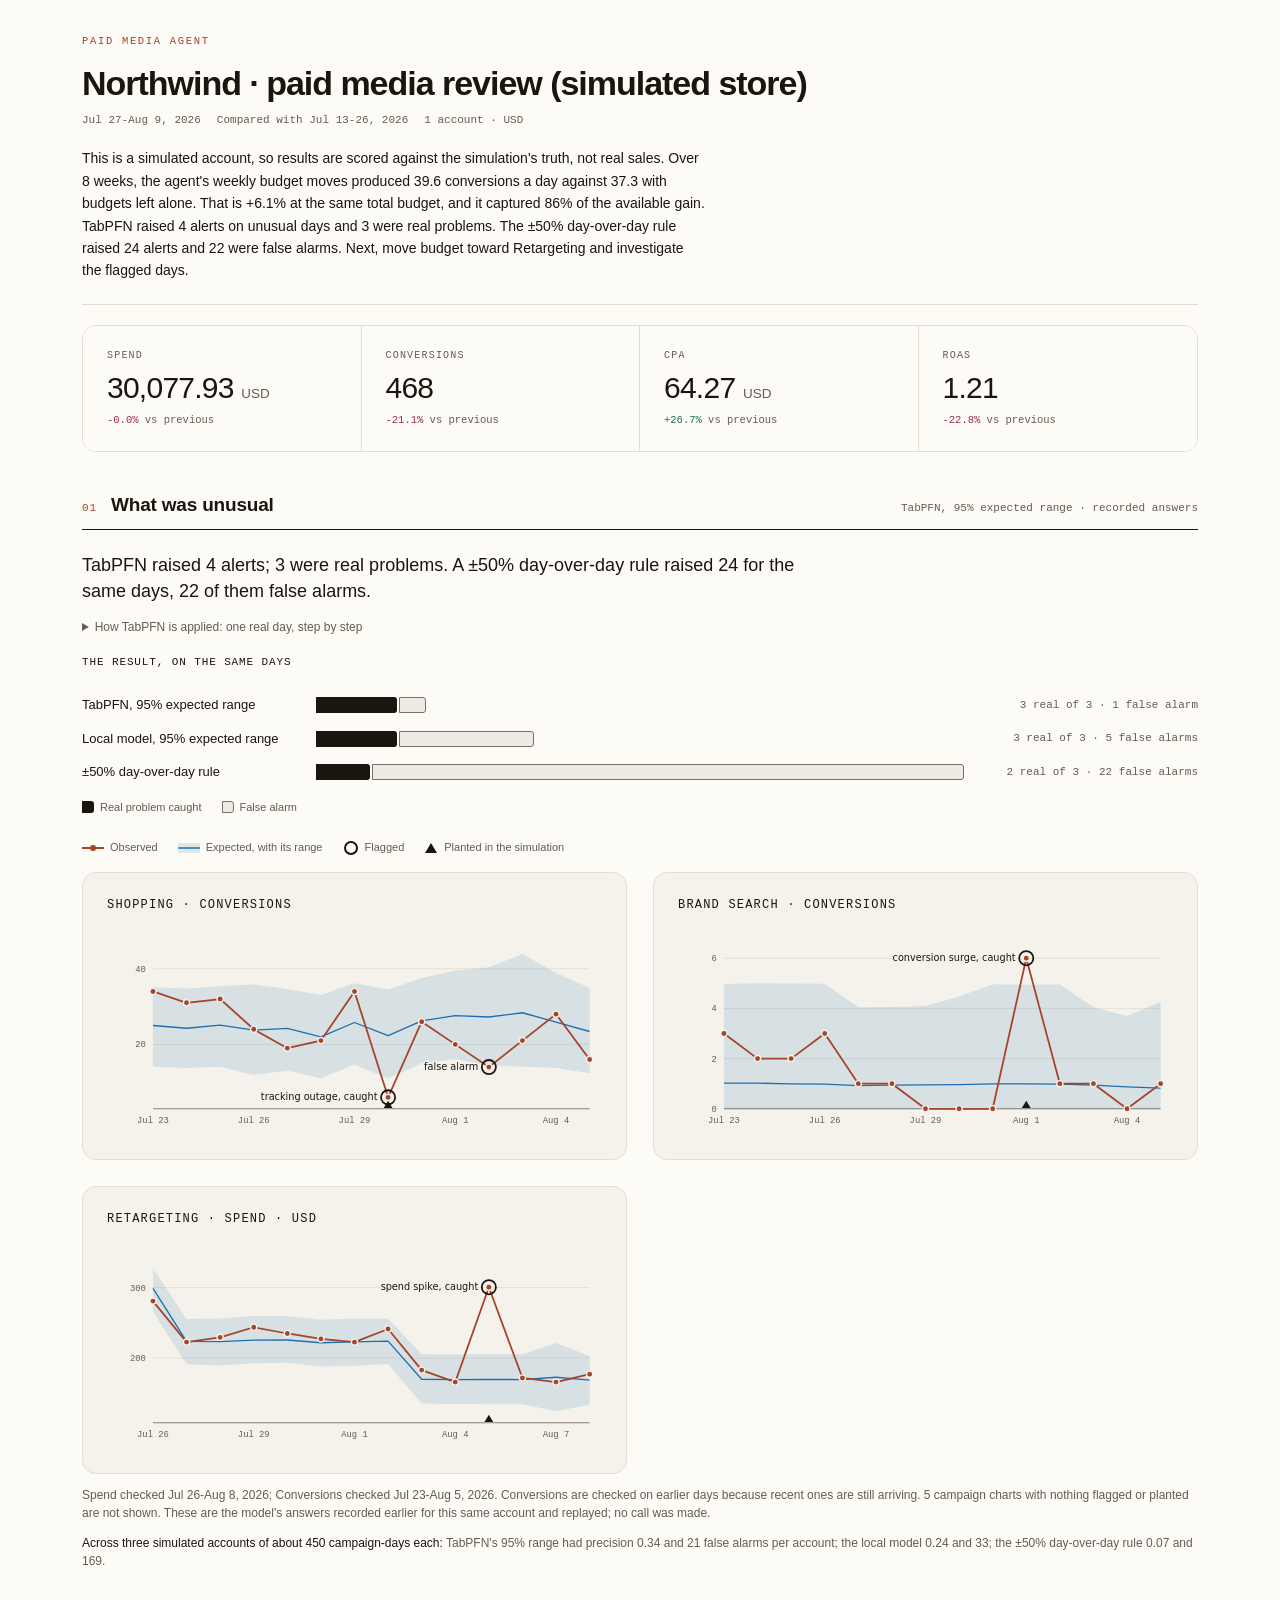
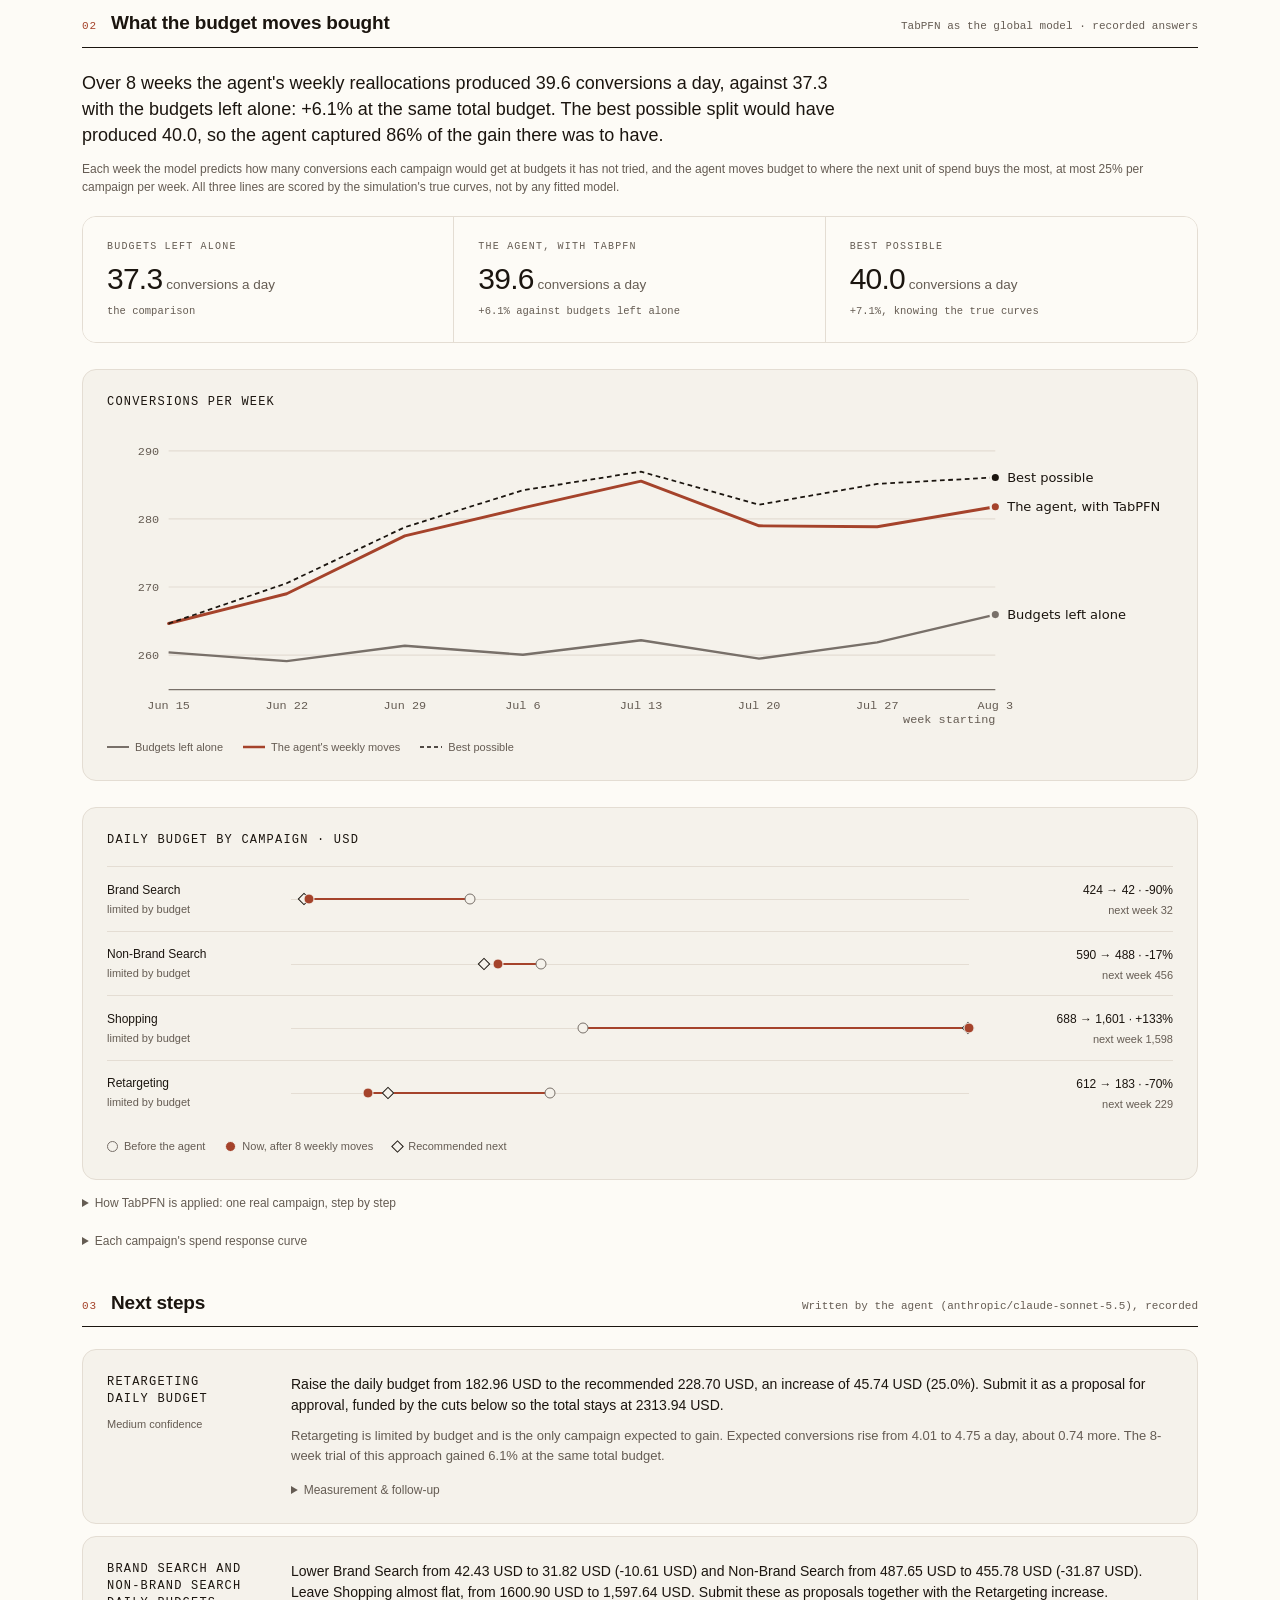
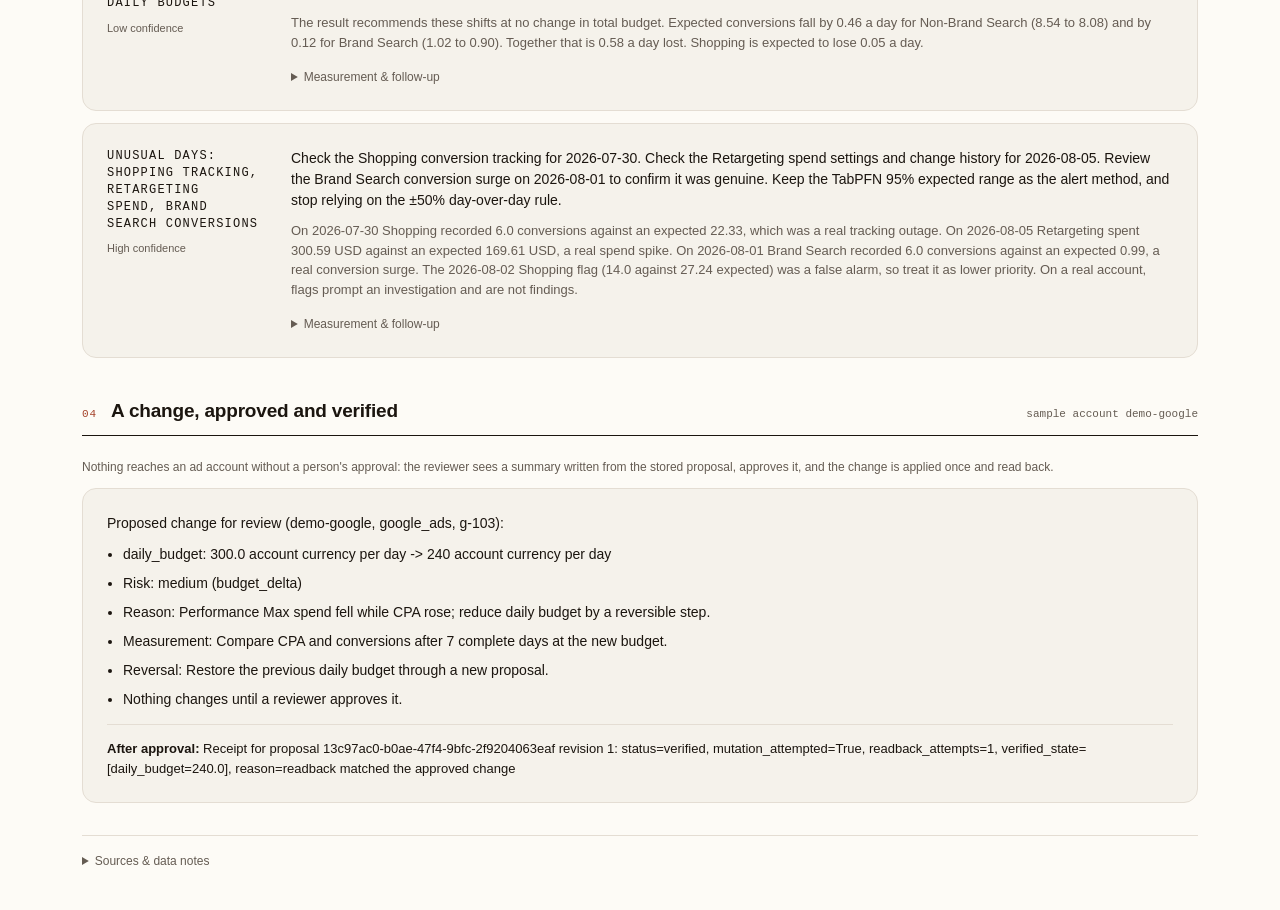
<file: demo-artifacts/demo_report.html>
<!DOCTYPE html>

<html lang="en">
<head>
<meta charset="utf-8">
<meta name="viewport" content="width=device-width, initial-scale=1">
<title>Northwind · paid media review (simulated store)</title>
<style>
  :root {
    color-scheme: light;
    --canvas: #fdfbf6;
    --paper: #f5f2eb;
    --ink: #1b150f;
    --muted: #655c53;
    --line: #e4ddd3;
    --card-line: #e4ddd3;
    --current: #a5432b;
    --previous: #787069;
    --previous-fill: #efeae4;
    --model: #1f6fb0;
    --increase: #19704c;
    --decrease: #992b57;
    --font-family: IBM Plex Sans, -apple-system, BlinkMacSystemFont, Segoe UI, Helvetica, Arial, sans-serif;
    --font-mono: IBM Plex Mono, ui-monospace, SFMono-Regular, Menlo, monospace;
    --heading-weight: 600;
    --radius-card: 14px;
    --radius-metric: 14px;
    --content-width: 1180px;
    --page-gutter: 32px;
    --section-gap: 40px;
    --card-padding: 24px;
    
  }
  * { box-sizing: border-box; }
  body { margin: 0; background: var(--canvas); color: var(--ink); font: 14px/1.5 var(--font-family); -webkit-font-smoothing: antialiased; }
  .report { max-width: var(--content-width); margin: 0 auto; padding: 34px var(--page-gutter) 40px; counter-reset: report-section; }
  h1, h2, h3, p { margin: 0; }
  h1, h2, h3 { font-weight: var(--heading-weight); text-wrap: balance; }
  h1 { margin: 14px 0 10px; font-size: 34px; line-height: 1.12; letter-spacing: -.03em; overflow-wrap: anywhere; }
  h2 { font: var(--heading-weight) 19px/1.4 var(--font-family); letter-spacing: -.01em; }
  h3 { font: 500 12px/1.4 var(--font-mono); letter-spacing: .1em; text-transform: uppercase; }
  p + p { margin-top: 8px; }
  section { margin-top: var(--section-gap); }
  .masthead { padding-bottom: 22px; border-bottom: 1px solid var(--line); }
  .mast-meta { display: flex; justify-content: space-between; align-items: center; gap: 28px; color: var(--muted); font-size: 12px; }
  .brand-logo { display: inline-flex; flex: none; }
  .brand-logo svg { height: 28px; width: auto; }
  .mast-meta .wordmark { color: var(--current); font: 400 10.5px/1.5 var(--font-mono); letter-spacing: .16em; text-transform: uppercase; }
  .period { display: flex; flex-wrap: wrap; gap: 4px 16px; color: var(--muted); font: 400 11px/1.6 var(--font-mono); }
  .summary { max-width: 80ch; margin-top: 18px; font-size: 14px; line-height: 1.6; text-wrap: pretty; }
  dt { color: var(--muted); font-size: 12px; }
  dd { margin: 4px 0 0; overflow-wrap: anywhere; }
  .section-heading { display: flex; justify-content: space-between; align-items: baseline; gap: 16px; margin-bottom: 22px; padding-bottom: 10px; border-bottom: 1.5px solid var(--ink); }
  .section-heading h2 { flex: 1; }
  .section-heading h2::before { counter-increment: report-section; content: counter(report-section, decimal-leading-zero); margin-right: 14px; color: var(--current); font: 400 11px var(--font-mono); letter-spacing: .08em; }
  .section-meta { color: var(--muted); font: 400 11px/1.5 var(--font-mono); overflow-wrap: anywhere; }
  .note { margin: 12px 0; color: var(--muted); font-size: 12px; line-height: 1.5; }
  .note strong { color: var(--ink); font-weight: 500; }
  .metric-strip { display: grid; grid-template-columns: repeat(4, minmax(0, 1fr)); margin: 20px 0 24px; border: 1px solid var(--card-line); border-radius: var(--radius-metric); overflow: hidden; }
  .metric-tile { min-width: 0; padding: 22px 24px; background: var(--canvas); border-right: 1px solid var(--line); }
  .metric-tile:last-child { border-right: 0; }
  .metric-tile dt { font: 400 10px/1.5 var(--font-mono); letter-spacing: .12em; text-transform: uppercase; }
  .metric-value { margin: 8px 0; font-size: 30px; font-weight: 300; line-height: 1.15; letter-spacing: -.025em; font-variant-numeric: tabular-nums; overflow-wrap: anywhere; }
  .metric-value.unavailable { font-size: 16px; color: var(--muted); }
  .metric-unit { font-size: .45em; letter-spacing: 0; color: var(--muted); }
  .metric-change { color: var(--muted); font: 400 10.5px/1.5 var(--font-mono); }
  .change { font-variant-numeric: tabular-nums; }
  .change-increase { color: var(--increase); }
  .change-decrease { color: var(--decrease); }
  .chart-section { margin-top: var(--section-gap); }
  .legend { display: flex; flex-shrink: 0; gap: 16px; color: var(--muted); font-size: 11px; }
  .legend span { white-space: nowrap; }
  .legend span::before { content: ""; display: inline-block; width: 8px; height: 8px; margin-right: 6px; border-radius: 2px; background: var(--current); }
  .legend .previous::before { background: transparent; border: 1px solid var(--previous); }
  .chart-grid { display: grid; grid-template-columns: repeat(2, minmax(0, 1fr)); gap: 26px; }
  .chart { margin: 0; padding: var(--card-padding); background: var(--paper); border: 1px solid var(--card-line); border-radius: var(--radius-card); }
  .chart h3 { margin-bottom: 18px; }
  .chart-row, .chart-axis { display: grid; grid-template-columns: 88px minmax(0, 1fr) 106px; align-items: center; gap: 12px; }
  .chart-row { padding: 18px 0; }
  .chart-label { font-size: 12px; font-weight: 500; }
  .chart-account { display: block; margin-top: 2px; color: var(--muted); font-size: 11px; font-weight: 400; overflow-wrap: anywhere; }
  .chart-bars { display: block; grid-column: 2; grid-row: 1; width: 100%; height: 34px; }
  .chart-dots { display: block; grid-column: 2; grid-row: 1; width: 100%; height: 28px; overflow: visible; }
  .chart-values { grid-column: 3; grid-row: 1; margin: 0; text-align: right; }
  .chart-value { font-size: 12px; text-align: right; font-variant-numeric: tabular-nums; overflow-wrap: anywhere; }
  .chart-value.previous { display: block; margin-top: 2px; color: var(--muted); font-size: 11px; }
  .chart-axis p { grid-column: 2; display: flex; justify-content: space-between; padding-top: 6px; border-top: 1px solid var(--line); color: var(--muted); font: 400 10px/1.5 var(--font-mono); }
  .chart-caption { margin-top: 4px; color: var(--muted); font-size: 11px; }
  .table-wrap { overflow-x: auto; }
  table { border-collapse: collapse; width: 100%; font-size: 13px; line-height: 1.45; }
  th, td { padding: 7px 12px; border-bottom: 1px solid var(--line); text-align: left; vertical-align: top; }
  th { color: var(--muted); background: var(--paper); font: 400 10px/1.5 var(--font-mono); letter-spacing: .08em; text-transform: uppercase; }
  th:first-child, td:first-child { padding-left: 0; }
  th:last-child, td:last-child { padding-right: 0; }
  tbody tr:last-child td { border-bottom: 0; }
  .num { text-align: right; font-variant-numeric: tabular-nums; white-space: nowrap; }
  .definition { display: block; margin-top: 3px; max-width: 260px; font-size: 11px; color: var(--muted); }
  .drivers { margin-top: 20px; font-size: 12px; }
  summary { width: fit-content; cursor: pointer; color: var(--muted); font-size: 12px; }
  summary:hover { color: var(--ink); }
  summary:focus-visible, .table-wrap:focus-visible { outline: 2px solid var(--current); outline-offset: 4px; border-radius: 4px; }
  ul { margin: 10px 0 0; padding-left: 16px; }
  li { margin: 8px 0; overflow-wrap: anywhere; }
  .recommendation { display: grid; grid-template-columns: 160px minmax(0, 1fr); gap: 24px; margin-top: 12px; padding: var(--card-padding); background: var(--paper); border: 1px solid var(--card-line); border-radius: var(--radius-card); }
  .confidence { display: block; margin-top: 8px; font-size: 11px; color: var(--muted); }
  .recommendation dl { display: grid; grid-template-columns: 1fr 1fr; gap: 16px 24px; margin: 16px 0 0; }
  .recommendation dd { font-size: 13px; }
  .recommendation .evidence { margin: 10px 0 16px; color: var(--muted); font-size: 13px; }
  .provenance { margin-top: 32px; padding-top: 16px; border-top: 1px solid var(--line); color: var(--muted); font-size: 11px; overflow-wrap: anywhere; }
  .keys { display: flex; flex-wrap: wrap; gap: 6px 20px; margin: 0 0 16px; color: var(--muted); font-size: 11px; }
  .key { display: inline-flex; align-items: center; gap: 6px; white-space: nowrap; }
  .plot { display: block; width: 100%; height: auto; overflow: visible; }
  .chart figcaption .key { margin-right: 14px; color: var(--ink); font-size: 11px; }
  section > .table-wrap { margin-top: 22px; }
  .finding { max-width: 76ch; margin: 0 0 12px; font-size: 18px; font-weight: 500; line-height: 1.45; text-wrap: pretty; }
  .how-details { margin: 14px 0 18px; }
  .how { margin: 12px 0 26px; padding: var(--card-padding); background: var(--paper); border: 1px solid var(--card-line); border-radius: var(--radius-card); }
  .how h3 { margin: 0 0 18px; }
  .how-steps { display: grid; grid-template-columns: minmax(0, 1.2fr) minmax(0, 1fr); gap: 20px 40px; }
  .how-step { min-width: 0; }
  .how-n { display: flex; align-items: center; gap: 8px; margin: 0 0 8px; font: 500 11px/1.5 var(--font-mono); letter-spacing: .08em; text-transform: uppercase; }
  .how-step .how-n + .how-lead + .how-n, .how-values + .how-n, .how-step .table-wrap + .note + .how-n { margin-top: 18px; }
  .how-n span { display: inline-block; flex: none; width: 18px; height: 18px; border-radius: 50%; background: var(--ink); color: var(--paper); font-size: 10px; line-height: 18px; letter-spacing: 0; text-align: center; }
  .how-n.result { margin: 0 0 4px; }
  .how-lead { margin: 0 0 12px; font-size: 13px; line-height: 1.5; }
  .how-table { font-size: 12px; }
  .how-table th, .how-table td { padding: 6px 10px; }
  .how-table th { background: transparent; letter-spacing: .04em; }
  .how-table th.num { white-space: normal; }
  .how-table td:nth-child(2), .how-table td.move { white-space: nowrap; }
  .how-table .answer { border-left: 1px solid var(--previous); }
  .how-table tr.asked td { background: var(--previous-fill); font-weight: 500; }
  .ask { display: inline-block; min-width: 16px; padding: 0 5px; border: 1px solid var(--ink); border-radius: 4px; text-align: center; }
  .range-bar { display: block; width: 100%; max-width: 420px; height: auto; margin: 4px 0 6px; }
  .how-values { display: flex; flex-wrap: wrap; gap: 6px 22px; margin: 0 0 4px; }
  .how-values dt { color: var(--muted); font: 400 10px/1.5 var(--font-mono); letter-spacing: .06em; text-transform: uppercase; }
  .how-values dd { margin: 0; font-size: 14px; font-variant-numeric: tabular-nums; }
  .how-why { margin-top: 20px; padding-top: 16px; border-top: 1px solid var(--line); }
  .how-why ul { margin: 0; padding-left: 18px; }
  .how-why li { max-width: 92ch; margin: 0 0 8px; font-size: 13px; line-height: 1.55; color: var(--muted); break-inside: avoid; }
  .how-why li strong { color: var(--ink); font-weight: 500; }
  .alerts { margin: 18px 0 24px; }
  .alert-row { break-inside: avoid; display: grid; grid-template-columns: 220px minmax(0, 1fr) 220px; align-items: center; gap: 14px; padding: 7px 0; }
  .alert-label { font-size: 13px; font-weight: 500; }
  .alert-track { display: flex; gap: 2px; height: 16px; }
  .alert-real, .swatch-real { background: var(--ink); border-radius: 0 3px 3px 0; }
  .alert-false, .swatch-false { background: var(--previous-fill); border: 1px solid var(--previous); border-radius: 0 3px 3px 0; }
  .swatch-real, .swatch-false { display: inline-block; flex: none; width: 12px; min-width: 12px; height: 12px; }
  .alert-count { color: var(--muted); font: 400 11px/1.5 var(--font-mono); text-align: right; }
  .alerts .keys { margin: 10px 0 0; }
  .metric-strip.three { grid-template-columns: repeat(3, minmax(0, 1fr)); }
  .chart.wide { margin-top: 26px; break-inside: avoid; }
  .chart.wide .keys { margin: 14px 0 0; }
  .move-row { display: grid; grid-template-columns: 170px minmax(0, 1fr) 190px; align-items: center; gap: 14px; padding: 12px 0; border-top: 1px solid var(--line); break-inside: avoid; }
  .move-cell { grid-column: 2; grid-row: 1; position: relative; height: 18px; }
  .move-cell span { position: absolute; top: 50%; }
  .move-line { left: 0; right: 0; height: 1px; background: var(--line); }
  .move-span { height: 2px; margin-top: -1px; background: var(--current); }
  .mark-start, .mark-now, .mark-next { display: inline-block; box-sizing: border-box; width: 11px; height: 11px; border-radius: 50%; }
  .move-cell .mark-start, .move-cell .mark-now { transform: translate(-50%, -50%); }
  .mark-start { background: var(--paper); border: 1.5px solid var(--previous); }
  .mark-now { background: var(--current); border: 1.5px solid var(--paper); }
  .mark-next { width: 9px; height: 9px; background: var(--paper); border: 1.5px solid var(--ink); border-radius: 0; }
  .move-cell .mark-next { transform: translate(-50%, -50%) rotate(45deg); }
  .keys .mark-start, .keys .mark-now { flex: none; min-width: 11px; }
  .keys .mark-next { flex: none; min-width: 9px; transform: rotate(45deg); }
  .move-values { grid-column: 3; grid-row: 1; margin: 0; text-align: right; }
  .written-by { color: var(--muted); font: 400 11px/1.5 var(--font-mono); }
  .change-card { padding: var(--card-padding); background: var(--paper); border: 1px solid var(--card-line); border-radius: var(--radius-card); }
  .change-title { font-weight: 500; }
  .receipt { margin-top: 14px; padding-top: 14px; border-top: 1px solid var(--line); font-size: 13px; }
  .details-body { margin-top: 16px; }
  .details-body h3 { margin: 20px 0 8px; font-size: 12px; color: var(--ink); }
  @media screen and (max-width: 680px) {
    .report { padding: 28px 18px; }
    h1 { font-size: 26px; }
    .mast-meta { flex-direction: column; align-items: flex-start; gap: 20px; }
    .metric-strip, .chart-grid { grid-template-columns: repeat(2, minmax(0, 1fr)); }
    .metric-tile { padding: 18px; }
    .metric-tile:nth-child(2) { border-right: 0; }
    .metric-tile:nth-child(-n+2) { border-bottom: 1px solid var(--line); }
    .metric-value { font-size: 24px; }
    .section-heading { flex-direction: column; gap: 8px; }
    .chart-grid { grid-template-columns: 1fr; }
    .chart { padding: 20px; }
    .chart-row { grid-template-columns: minmax(0, 1fr) minmax(0, 1fr); }
    .chart-bars, .chart-dots { grid-column: 1 / -1; grid-row: 2; }
    .chart-values { grid-column: 2; }
    .chart-axis { display: block; }
    .chart-label { font-size: 12px; }
    .chart-value { font-size: 11px; }
    .recommendation, .recommendation dl { grid-template-columns: 1fr; gap: 16px; }
    .metric-strip.three { grid-template-columns: 1fr; }
    .how { padding: 20px; }
    .how-steps { grid-template-columns: minmax(0, 1fr); }
    .alert-row, .move-row { grid-template-columns: minmax(0, 1fr); gap: 6px; }
    .move-cell, .move-values { grid-column: 1; }
    .move-cell { grid-row: 2; }
    .move-values { grid-row: 3; text-align: left; }
    .alert-count { text-align: left; }
    table { min-width: 450px; }
  }
  @media screen {
    details:not([open]) > .details-body { display: none; }
  }
  @page {
    size: A4;
    margin: 16mm;
    background: #fdfbf6;
    @bottom-left { content: "Paid Media Agent"; font: 8pt IBM Plex Sans, -apple-system, BlinkMacSystemFont, Segoe UI, Helvetica, Arial, sans-serif; color: #655c53; }
    @bottom-right { content: counter(page) " / " counter(pages); font: 8pt IBM Plex Sans, -apple-system, BlinkMacSystemFont, Segoe UI, Helvetica, Arial, sans-serif; color: #655c53; }
  }
  @media print {
    body { background: var(--canvas); font-size: 9.5pt; line-height: 1.5; }
    .report { max-width: none; padding: 0; }
    .mast-meta, .period { font-size: 8pt; }
    h1 { margin-top: 16pt; font-size: 22pt; }
    h2 { font-size: 13pt; }
    h3 { font-size: 10pt; }
    h1, h2, h3, .section-heading { break-after: avoid; }
    .masthead { padding-bottom: 14pt; }
    .summary { margin-top: 14pt; font-size: 10pt; }
    dt, .section-meta { font-size: 8pt; }
    section { margin-top: 20pt; }
    .section-heading { display: block; margin-bottom: 8pt; padding-bottom: 6pt; }
    .section-heading h2 { display: inline; }
    .section-heading .legend, .section-heading .section-meta { float: right; margin-top: 3pt; }
    .note { font-size: 8pt; margin: 8pt 0; }
    .metric-strip { margin: 10pt 0 14pt; break-inside: avoid; }
    .metric-tile { padding: 9pt; }
    .metric-value { font-size: 18pt; }
    .metric-value.unavailable { font-size: 11pt; }
    .metric-change { font-size: 8pt; }
    .chart-section { margin-top: 18pt; }
    .legend { font-size: 8pt; }
    .chart-grid { display: block; }
    .how { margin: 10pt 0; padding: 10pt; }
    .how-steps { display: block; }
    .how-step + .how-step { margin-top: 12pt; }
    .how-table { font-size: 8pt; }
    .how-lead, .how-why li { font-size: 9pt; }
    .chart { margin-bottom: 8pt; padding: 8pt; break-inside: avoid; }
    .chart-row, .chart-axis { grid-template-columns: 90pt minmax(0, 1fr) 100pt; gap: 12pt; }
    .chart-row { padding: 4pt 0; }
    .chart h3 { margin-bottom: 4pt; }
    .chart-axis p { padding-top: 3pt; font-size: 7pt; }
    .chart-values { grid-column: 3; grid-row: 1; }
    .chart-bars, .chart-dots { grid-column: 2; grid-row: 1; align-self: center; }
    .chart-label, .chart-value { font-size: 9pt; }
    .chart-account, .chart-caption, .chart-value.previous { font-size: 8pt; }
    .chart-bars { height: 20pt; }
    .platform-header { break-inside: avoid; break-after: avoid; }
    table { font-size: 9pt; }
    th, td { padding: 4pt; }
    th, .definition { font-size: 8pt; }
    .table-wrap { overflow: visible; }
    thead { display: table-header-group; }
    tr, .chart-row, .recommendation, .drivers { break-inside: avoid; }
    .drivers { margin-top: 12pt; font-size: 8.5pt; }
    .recommendation { grid-template-columns: 90pt minmax(0, 1fr); gap: 16pt; padding: 12pt; }
    .recommendation dl { margin-top: 8pt; gap: 10pt 16pt; }
    .recommendation dd { font-size: 9pt; }
    .recommendation .evidence { font-size: 9pt; }
    .confidence, .provenance { font-size: 8pt; }
    .provenance { margin-top: 16pt; padding-top: 8pt; }
    details > .details-body { display: block; margin-top: 8pt; }
    .recommendation details > .details-body { display: grid; }
    details::details-content { content-visibility: visible; }
    summary { list-style: none; cursor: auto; font-size: 8pt; }
    p, li { orphans: 3; widows: 3; }
  }
</style>
</head>
<body>




<main class="report">
<header class="masthead">
  <div class="mast-meta">
    <span class="wordmark">Paid Media Agent</span>
  </div>
  <h1>Northwind · paid media review (simulated store)</h1>
  <p class="period"><span>Jul 27-Aug 9, 2026</span><span>Compared with Jul 13-26, 2026</span><span>1 account · USD</span></p>
  <p class="summary">This is a simulated account, so results are scored against the simulation&#39;s truth, not real sales. Over 8 weeks, the agent&#39;s weekly budget moves produced 39.6 conversions a day against 37.3 with budgets left alone. That is +6.1% at the same total budget, and it captured 86% of the available gain. TabPFN raised 4 alerts on unusual days and 3 were real problems. The ±50% day-over-day rule raised 24 alerts and 22 were false alarms. Next, move budget toward Retargeting and investigate the flagged days.</p>
  
</header>
<dl class="metric-strip" aria-label="Key metrics">

  <div class="metric-tile">
    <dt>Spend</dt>
    <dd class="metric-value">30,077.93 <span class="metric-unit">USD</span></dd>
    <dd class="metric-change"><span class="change change-decrease">-0.0%</span> vs previous</dd>
  </div>

  <div class="metric-tile">
    <dt>Conversions</dt>
    <dd class="metric-value">468</dd>
    <dd class="metric-change"><span class="change change-decrease">-21.1%</span> vs previous</dd>
  </div>

  <div class="metric-tile">
    <dt>CPA</dt>
    <dd class="metric-value">64.27 <span class="metric-unit">USD</span></dd>
    <dd class="metric-change"><span class="change change-increase">+26.7%</span> vs previous</dd>
  </div>

  <div class="metric-tile">
    <dt>ROAS</dt>
    <dd class="metric-value">1.21</dd>
    <dd class="metric-change"><span class="change change-decrease">-22.8%</span> vs previous</dd>
  </div>

</dl>




















<section aria-labelledby="ranges-title">
  <div class="section-heading"><h2 id="ranges-title">What was unusual</h2><p class="section-meta">TabPFN, 95% expected range · recorded answers</p></div>
  <p class="finding">TabPFN raised 4 alerts; 3 were real problems. A ±50% day-over-day rule raised 24 for the same days, 22 of them false alarms.</p>
  
  
  
  <details class="how-details"><summary id="how-ranges">How TabPFN is applied: one real day, step by step</summary><div class="details-body">
  <figure class="how" aria-labelledby="how-ranges">
    <div class="how-steps">
      <div class="how-step">
        <p class="how-n"><span>1</span>What goes in</p>
        <p class="how-lead">A table with one row per campaign per day: 320 rows of history with the spend known, and 56 rows to judge. Three of them:</p>
        <div class="table-wrap" tabindex="0" role="region" aria-label="Rows given to the model">
  <table class="how-table">
    <thead><tr><th scope="col">Campaign</th><th scope="col">Day</th><th scope="col" class="num">Usual of last 7 days</th><th scope="col" class="num">A week before</th><th scope="col" class="num">Budget</th><th scope="col" class="num answer">Spend</th></tr></thead>
    <tbody>
    
    <tr>
      <td>Retargeting</td><td>Fri, Jul 24</td><td class="num">282</td><td class="num">250</td><td class="num">325</td>
      <td class="num answer">302</td>
    </tr>
    
    <tr>
      <td>Retargeting</td><td>Sat, Jul 25</td><td class="num">287</td><td class="num">287</td><td class="num">325</td>
      <td class="num answer">319</td>
    </tr>
    
    <tr class="asked">
      <td>Retargeting</td><td>Wed, Aug 5</td><td class="num">227</td><td class="num">244</td><td class="num">183</td>
      <td class="num answer"><span class="ask">?</span></td>
    </tr>
    
    </tbody>
  </table>
  </div>
        <p class="note">Each row also carries the platform; the day number, for trend; a simple estimate: the usual level scaled by the budget change. One request per metric: 2 for this page.</p>
      </div>
      <div class="how-step">
        <p class="how-n"><span>2</span>What comes out</p>
        <p class="how-lead">For each row to judge, a range: where 95 in 100 normal days would land. For Retargeting on Aug 5:</p>
        <svg class="range-bar" viewBox="0 0 360.0 86.0" role="img" aria-label="Retargeting on Aug 5: spent 301, against an expected 170 and a range of 134 to 206; outside the range.">
          <line x1="12" y1="47.0" x2="348.0" y2="47.0" stroke="#e4ddd3" stroke-width="1" />
          <rect x="48.0" y="40.0" width="113.71000000000001" height="14.0" rx="3" fill="#1f6fb0" fill-opacity=".2" stroke="#1f6fb0" stroke-width="1" />
          <line x1="104.07" y1="37.0" x2="104.07" y2="57.0" stroke="#1f6fb0" stroke-width="2" />
          <text x="104.07" y="32.0" text-anchor="middle" font-family="IBM Plex Sans, system-ui, sans-serif" font-size="11" fill="#1b150f">expected 170</text>
          <text x="48.0" y="71.0" text-anchor="end" font-family="IBM Plex Mono, ui-monospace, Menlo, monospace" font-size="10" fill="#655c53">134</text>
          <text x="161.71" y="71.0" text-anchor="start" font-family="IBM Plex Mono, ui-monospace, Menlo, monospace" font-size="10" fill="#655c53">206</text>
          <circle cx="312.0" cy="47.0" r="4" fill="#a5432b" stroke="#f5f2eb" stroke-width="1.5" />
          <circle cx="312.0" cy="47.0" r="8" fill="none" stroke="#1b150f" stroke-width="2" />
          <text x="312.0" y="12" text-anchor="end" font-family="IBM Plex Sans, system-ui, sans-serif" font-size="11" fill="#1b150f" font-weight="500">spent 301</text>
        </svg>
        <dl class="how-values">
          <div><dt>Low (2.5%)</dt><dd>134.29</dd></div>
          <div><dt>Expected</dt><dd>169.61</dd></div>
          <div><dt>High (97.5%)</dt><dd>205.92</dd></div>
        </dl>
        <p class="how-n"><span>3</span>The verdict</p>
        <p class="how-lead">Retargeting spent 300.59 USD, above the top of the range: an alert. In the simulation this day was: <strong>spend spike, caught</strong>.</p>
      </div>
    </div>
    <div class="how-why">
      <p class="how-n">Why a range per row beats a fixed rule</p>
      <ul>
        
        <li><strong>The range moves with the budget.</strong> On Jul 27 Retargeting's budget went from 325 to 244, and the expected spend went from 299 to 224 with it. No alert: the budget is in the row, so a deliberate change is not mistaken for a problem.</li>
        
        
        <li><strong>The range is as wide as the campaign is noisy.</strong> Retargeting went from 1 to 5 conversions on Aug 2 (+400%), so the ±50% rule alerts. The model's range for that day was 0.6 to 12.6: no alert, and nothing was planted there. The rule raised 19 more alerts like it.</li>
        
        <li><strong>Nothing to train or tune.</strong> TabPFN is a model pretrained on synthetic tables. The history rows and the rows to judge go to it in one request and the ranges come back; nothing is trained or tuned for this account.</li>
      </ul>
    </div>
  </figure>
  </div></details>
  <p class="how-n result">The result, on the same days</p>
  
  
  <div class="alerts">
    
    <div class="alert-row">
      <p class="alert-label">TabPFN, 95% expected range</p>
      <div class="alert-track" aria-hidden="true">
        <span class="alert-real" style="width: 12.5%"></span>
        <span class="alert-false" style="width: 4.17%"></span>
      </div>
      <p class="alert-count">3 real of 3 · 1 false alarm</p>
    </div>
    
    <div class="alert-row">
      <p class="alert-label">Local model, 95% expected range</p>
      <div class="alert-track" aria-hidden="true">
        <span class="alert-real" style="width: 12.5%"></span>
        <span class="alert-false" style="width: 20.83%"></span>
      </div>
      <p class="alert-count">3 real of 3 · 5 false alarms</p>
    </div>
    
    <div class="alert-row">
      <p class="alert-label">±50% day-over-day rule</p>
      <div class="alert-track" aria-hidden="true">
        <span class="alert-real" style="width: 8.33%"></span>
        <span class="alert-false" style="width: 91.67%"></span>
      </div>
      <p class="alert-count">2 real of 3 · 22 false alarms</p>
    </div>
    
    <p class="keys"><span class="key"><span class="swatch-real"></span>Real problem caught</span><span class="key"><span class="swatch-false"></span>False alarm</span></p>
  </div>
  
  <p class="keys">
    <span class="key"><svg width="22" height="10" aria-hidden="true"><line x1="0" y1="5" x2="22" y2="5" stroke="#a5432b" stroke-width="2" /><circle cx="11" cy="5" r="3" fill="#a5432b" /></svg>Observed</span>
    <span class="key"><svg width="22" height="10" aria-hidden="true"><rect x="0" y="0" width="22" height="10" fill="#1f6fb0" fill-opacity=".14" /><line x1="0" y1="5" x2="22" y2="5" stroke="#1f6fb0" stroke-width="1.5" /></svg>Expected, with its range</span>
    <span class="key"><svg width="16" height="16" aria-hidden="true"><circle cx="8" cy="8" r="6" fill="none" stroke="#1b150f" stroke-width="2" /></svg>Flagged</span>
    <span class="key"><svg width="14" height="12" aria-hidden="true"><path d="M7 1 L13 11 L1 11 Z" fill="#1b150f" /></svg>Planted in the simulation</span>
  </p>
  <div class="chart-grid">
  
  <figure class="chart" aria-labelledby="band-1">
    <h3 id="band-1">Shopping · conversions</h3>
    <svg class="plot" viewBox="0 0 560.0 230.0" role="img" aria-label="Shopping, conversions: 14 days, 2 outside the expected range">
      
  <line x1="52.0" y1="127.15" x2="546.0" y2="127.15" stroke="#e4ddd3" stroke-width="1" />
  <text x="44.0" y="130.65" text-anchor="end" font-family="IBM Plex Mono, ui-monospace, Menlo, monospace" font-size="10" fill="#655c53">20</text>
  
  <line x1="52.0" y1="41.6" x2="546.0" y2="41.6" stroke="#e4ddd3" stroke-width="1" />
  <text x="44.0" y="45.1" text-anchor="end" font-family="IBM Plex Mono, ui-monospace, Menlo, monospace" font-size="10" fill="#655c53">40</text>
  
  <line x1="52.0" y1="200.0" x2="546.0" y2="200.0" stroke="#787069" stroke-width="1" />
  
  <text x="52.0" y="216.0" text-anchor="middle" font-family="IBM Plex Mono, ui-monospace, Menlo, monospace" font-size="10" fill="#655c53">Jul 23</text>
  
  <text x="166.0" y="216.0" text-anchor="middle" font-family="IBM Plex Mono, ui-monospace, Menlo, monospace" font-size="10" fill="#655c53">Jul 26</text>
  
  <text x="280.0" y="216.0" text-anchor="middle" font-family="IBM Plex Mono, ui-monospace, Menlo, monospace" font-size="10" fill="#655c53">Jul 29</text>
  
  <text x="394.0" y="216.0" text-anchor="middle" font-family="IBM Plex Mono, ui-monospace, Menlo, monospace" font-size="10" fill="#655c53">Aug 1</text>
  
  <text x="508.0" y="216.0" text-anchor="middle" font-family="IBM Plex Mono, ui-monospace, Menlo, monospace" font-size="10" fill="#655c53">Aug 4</text>
  
  
      <path d="M52.0,62.56 L90.0,64.06 L128.0,61.24 L166.0,59.44 L204.0,64.4 L242.0,71.2 L280.0,58.03 L318.0,65.0 L356.0,52.08 L394.0,43.49 L432.0,40.02 L470.0,24.97 L508.0,46.35 L546.0,63.33 L546.0,159.87 L508.0,153.93 L470.0,152.39 L432.0,150.68 L394.0,144.09 L356.0,148.62 L318.0,165.78 L280.0,149.99 L242.0,165.56 L204.0,156.92 L166.0,161.67 L128.0,152.47 L90.0,153.8 L52.0,152.47 Z" fill="#1f6fb0" fill-opacity=".14" />
      <polyline points="52.0,105.76 90.0,108.93 128.0,105.38 166.0,110.98 204.0,109.02 242.0,118.55 280.0,102.39 318.0,117.19 356.0,100.5 394.0,94.69 432.0,96.18 470.0,91.35 508.0,101.92 546.0,112.57" fill="none" stroke="#1f6fb0" stroke-width="1.5" stroke-linejoin="round" />
      <polyline points="52.0,67.27 90.0,80.1 128.0,75.82 166.0,110.04 204.0,131.43 242.0,122.87 280.0,67.27 318.0,187.03 356.0,101.49 394.0,127.15 432.0,152.82 470.0,122.87 508.0,92.93 546.0,144.26" fill="none" stroke="#a5432b" stroke-width="2" stroke-linejoin="round" stroke-linecap="round" />
      <path d="M318.0 191.0 L323.0 199.0 L313.0 199.0 Z" fill="#1b150f"><title>Jul 30: 6.0; expected 22.3 (11.0 to 34.5); flagged; planted tracking outage</title></path>
      <circle cx="52.0" cy="67.27" r="3.5" fill="#a5432b" stroke="#f5f2eb" stroke-width="1.5"><title>Jul 23: 34.0; expected 25.0 (14.1 to 35.1)</title></circle><circle cx="90.0" cy="80.1" r="3.5" fill="#a5432b" stroke="#f5f2eb" stroke-width="1.5"><title>Jul 24: 31.0; expected 24.3 (13.8 to 34.8)</title></circle><circle cx="128.0" cy="75.82" r="3.5" fill="#a5432b" stroke="#f5f2eb" stroke-width="1.5"><title>Jul 25: 32.0; expected 25.1 (14.1 to 35.4)</title></circle><circle cx="166.0" cy="110.04" r="3.5" fill="#a5432b" stroke="#f5f2eb" stroke-width="1.5"><title>Jul 26: 24.0; expected 23.8 (11.9 to 35.8)</title></circle><circle cx="204.0" cy="131.43" r="3.5" fill="#a5432b" stroke="#f5f2eb" stroke-width="1.5"><title>Jul 27: 19.0; expected 24.2 (13.0 to 34.7)</title></circle><circle cx="242.0" cy="122.87" r="3.5" fill="#a5432b" stroke="#f5f2eb" stroke-width="1.5"><title>Jul 28: 21.0; expected 22.0 (11.0 to 33.1)</title></circle><circle cx="280.0" cy="67.27" r="3.5" fill="#a5432b" stroke="#f5f2eb" stroke-width="1.5"><title>Jul 29: 34.0; expected 25.8 (14.7 to 36.2)</title></circle><circle cx="318.0" cy="187.03" r="3.5" fill="#a5432b" stroke="#f5f2eb" stroke-width="1.5"><title>Jul 30: 6.0; expected 22.3 (11.0 to 34.5); flagged; planted tracking outage</title></circle><circle cx="356.0" cy="101.49" r="3.5" fill="#a5432b" stroke="#f5f2eb" stroke-width="1.5"><title>Jul 31: 26.0; expected 26.2 (15.0 to 37.5)</title></circle><circle cx="394.0" cy="127.15" r="3.5" fill="#a5432b" stroke="#f5f2eb" stroke-width="1.5"><title>Aug 1: 20.0; expected 27.6 (16.0 to 39.6)</title></circle><circle cx="432.0" cy="152.82" r="3.5" fill="#a5432b" stroke="#f5f2eb" stroke-width="1.5"><title>Aug 2: 14.0; expected 27.2 (14.5 to 40.4); flagged</title></circle><circle cx="470.0" cy="122.87" r="3.5" fill="#a5432b" stroke="#f5f2eb" stroke-width="1.5"><title>Aug 3: 21.0; expected 28.4 (14.1 to 43.9)</title></circle><circle cx="508.0" cy="92.93" r="3.5" fill="#a5432b" stroke="#f5f2eb" stroke-width="1.5"><title>Aug 4: 28.0; expected 25.9 (13.7 to 38.9)</title></circle><circle cx="546.0" cy="144.26" r="3.5" fill="#a5432b" stroke="#f5f2eb" stroke-width="1.5"><title>Aug 5: 16.0; expected 23.4 (12.3 to 34.9)</title></circle>
      <circle cx="318.0" cy="187.03" r="8" fill="none" stroke="#1b150f" stroke-width="2"><title>Jul 30: 6.0; expected 22.3 (11.0 to 34.5); flagged; planted tracking outage</title></circle><circle cx="432.0" cy="152.82" r="8" fill="none" stroke="#1b150f" stroke-width="2"><title>Aug 2: 14.0; expected 27.2 (14.5 to 40.4); flagged</title></circle>
      <text x="306.0" y="190.53" text-anchor="end" font-family="IBM Plex Sans, system-ui, sans-serif" font-size="11" fill="#1b150f" stroke="#f5f2eb" stroke-width="3" stroke-linejoin="round" aria-hidden="true">tracking outage, caught</text><text x="306.0" y="190.53" text-anchor="end" font-family="IBM Plex Sans, system-ui, sans-serif" font-size="11" fill="#1b150f">tracking outage, caught</text><text x="420.0" y="156.32" text-anchor="end" font-family="IBM Plex Sans, system-ui, sans-serif" font-size="11" fill="#1b150f" stroke="#f5f2eb" stroke-width="3" stroke-linejoin="round" aria-hidden="true">false alarm</text><text x="420.0" y="156.32" text-anchor="end" font-family="IBM Plex Sans, system-ui, sans-serif" font-size="11" fill="#1b150f">false alarm</text>
    </svg>
  </figure>
  
  <figure class="chart" aria-labelledby="band-2">
    <h3 id="band-2">Brand Search · conversions</h3>
    <svg class="plot" viewBox="0 0 560.0 230.0" role="img" aria-label="Brand Search, conversions: 14 days, 1 outside the expected range">
      
  <line x1="52.0" y1="200.0" x2="546.0" y2="200.0" stroke="#e4ddd3" stroke-width="1" />
  <text x="44.0" y="203.5" text-anchor="end" font-family="IBM Plex Mono, ui-monospace, Menlo, monospace" font-size="10" fill="#655c53">0</text>
  
  <line x1="52.0" y1="143.21" x2="546.0" y2="143.21" stroke="#e4ddd3" stroke-width="1" />
  <text x="44.0" y="146.71" text-anchor="end" font-family="IBM Plex Mono, ui-monospace, Menlo, monospace" font-size="10" fill="#655c53">2</text>
  
  <line x1="52.0" y1="86.42" x2="546.0" y2="86.42" stroke="#e4ddd3" stroke-width="1" />
  <text x="44.0" y="89.92" text-anchor="end" font-family="IBM Plex Mono, ui-monospace, Menlo, monospace" font-size="10" fill="#655c53">4</text>
  
  <line x1="52.0" y1="29.63" x2="546.0" y2="29.63" stroke="#e4ddd3" stroke-width="1" />
  <text x="44.0" y="33.129999999999995" text-anchor="end" font-family="IBM Plex Mono, ui-monospace, Menlo, monospace" font-size="10" fill="#655c53">6</text>
  
  <line x1="52.0" y1="200.0" x2="546.0" y2="200.0" stroke="#787069" stroke-width="1" />
  
  <text x="52.0" y="216.0" text-anchor="middle" font-family="IBM Plex Mono, ui-monospace, Menlo, monospace" font-size="10" fill="#655c53">Jul 23</text>
  
  <text x="166.0" y="216.0" text-anchor="middle" font-family="IBM Plex Mono, ui-monospace, Menlo, monospace" font-size="10" fill="#655c53">Jul 26</text>
  
  <text x="280.0" y="216.0" text-anchor="middle" font-family="IBM Plex Mono, ui-monospace, Menlo, monospace" font-size="10" fill="#655c53">Jul 29</text>
  
  <text x="394.0" y="216.0" text-anchor="middle" font-family="IBM Plex Mono, ui-monospace, Menlo, monospace" font-size="10" fill="#655c53">Aug 1</text>
  
  <text x="508.0" y="216.0" text-anchor="middle" font-family="IBM Plex Mono, ui-monospace, Menlo, monospace" font-size="10" fill="#655c53">Aug 4</text>
  
  
      <path d="M52.0,58.88 L90.0,58.02 L128.0,58.31 L166.0,58.59 L204.0,85.0 L242.0,84.71 L280.0,83.86 L318.0,73.07 L356.0,59.16 L394.0,59.73 L432.0,59.44 L470.0,85.0 L508.0,94.94 L546.0,79.04 L546.0,200.0 L508.0,200.0 L470.0,200.0 L432.0,200.0 L394.0,200.0 L356.0,200.0 L318.0,200.0 L280.0,200.0 L242.0,200.0 L204.0,200.0 L166.0,200.0 L128.0,200.0 L90.0,200.0 L52.0,200.0 Z" fill="#1f6fb0" fill-opacity=".14" />
      <polyline points="52.0,171.04 90.0,171.04 128.0,171.89 166.0,172.17 204.0,173.88 242.0,173.31 280.0,173.02 318.0,172.74 356.0,171.89 394.0,171.89 432.0,172.17 470.0,173.31 508.0,175.3 546.0,176.72" fill="none" stroke="#1f6fb0" stroke-width="1.5" stroke-linejoin="round" />
      <polyline points="52.0,114.81 90.0,143.21 128.0,143.21 166.0,114.81 204.0,171.6 242.0,171.6 280.0,200.0 318.0,200.0 356.0,200.0 394.0,29.63 432.0,171.6 470.0,171.6 508.0,200.0 546.0,171.6" fill="none" stroke="#a5432b" stroke-width="2" stroke-linejoin="round" stroke-linecap="round" />
      <path d="M394.0 191.0 L399.0 199.0 L389.0 199.0 Z" fill="#1b150f"><title>Aug 1: 6.0; expected 1.0 (-0.8 to 4.9); flagged; planted conversion surge</title></path>
      <circle cx="52.0" cy="114.81" r="3.5" fill="#a5432b" stroke="#f5f2eb" stroke-width="1.5"><title>Jul 23: 3.0; expected 1.0 (-0.6 to 5.0)</title></circle><circle cx="90.0" cy="143.21" r="3.5" fill="#a5432b" stroke="#f5f2eb" stroke-width="1.5"><title>Jul 24: 2.0; expected 1.0 (-0.7 to 5.0)</title></circle><circle cx="128.0" cy="143.21" r="3.5" fill="#a5432b" stroke="#f5f2eb" stroke-width="1.5"><title>Jul 25: 2.0; expected 1.0 (-0.9 to 5.0)</title></circle><circle cx="166.0" cy="114.81" r="3.5" fill="#a5432b" stroke="#f5f2eb" stroke-width="1.5"><title>Jul 26: 3.0; expected 1.0 (-1.0 to 5.0)</title></circle><circle cx="204.0" cy="171.6" r="3.5" fill="#a5432b" stroke="#f5f2eb" stroke-width="1.5"><title>Jul 27: 1.0; expected 0.9 (-1.8 to 4.0)</title></circle><circle cx="242.0" cy="171.6" r="3.5" fill="#a5432b" stroke="#f5f2eb" stroke-width="1.5"><title>Jul 28: 1.0; expected 0.9 (-1.5 to 4.1)</title></circle><circle cx="280.0" cy="200.0" r="3.5" fill="#a5432b" stroke="#f5f2eb" stroke-width="1.5"><title>Jul 29: 0.0; expected 0.9 (-1.4 to 4.1)</title></circle><circle cx="318.0" cy="200.0" r="3.5" fill="#a5432b" stroke="#f5f2eb" stroke-width="1.5"><title>Jul 30: 0.0; expected 1.0 (-1.3 to 4.5)</title></circle><circle cx="356.0" cy="200.0" r="3.5" fill="#a5432b" stroke="#f5f2eb" stroke-width="1.5"><title>Jul 31: 0.0; expected 1.0 (-0.8 to 5.0)</title></circle><circle cx="394.0" cy="29.63" r="3.5" fill="#a5432b" stroke="#f5f2eb" stroke-width="1.5"><title>Aug 1: 6.0; expected 1.0 (-0.8 to 4.9); flagged; planted conversion surge</title></circle><circle cx="432.0" cy="171.6" r="3.5" fill="#a5432b" stroke="#f5f2eb" stroke-width="1.5"><title>Aug 2: 1.0; expected 1.0 (-1.0 to 5.0)</title></circle><circle cx="470.0" cy="171.6" r="3.5" fill="#a5432b" stroke="#f5f2eb" stroke-width="1.5"><title>Aug 3: 1.0; expected 0.9 (-1.6 to 4.0)</title></circle><circle cx="508.0" cy="200.0" r="3.5" fill="#a5432b" stroke="#f5f2eb" stroke-width="1.5"><title>Aug 4: 0.0; expected 0.9 (-1.2 to 3.7)</title></circle><circle cx="546.0" cy="171.6" r="3.5" fill="#a5432b" stroke="#f5f2eb" stroke-width="1.5"><title>Aug 5: 1.0; expected 0.8 (-1.4 to 4.3)</title></circle>
      <circle cx="394.0" cy="29.63" r="8" fill="none" stroke="#1b150f" stroke-width="2"><title>Aug 1: 6.0; expected 1.0 (-0.8 to 4.9); flagged; planted conversion surge</title></circle>
      <text x="382.0" y="33.129999999999995" text-anchor="end" font-family="IBM Plex Sans, system-ui, sans-serif" font-size="11" fill="#1b150f" stroke="#f5f2eb" stroke-width="3" stroke-linejoin="round" aria-hidden="true">conversion surge, caught</text><text x="382.0" y="33.129999999999995" text-anchor="end" font-family="IBM Plex Sans, system-ui, sans-serif" font-size="11" fill="#1b150f">conversion surge, caught</text>
    </svg>
  </figure>
  
  <figure class="chart" aria-labelledby="band-3">
    <h3 id="band-3">Retargeting · spend · USD</h3>
    <svg class="plot" viewBox="0 0 560.0 230.0" role="img" aria-label="Retargeting, spend: 14 days, 1 outside the expected range">
      
  <line x1="52.0" y1="126.8" x2="546.0" y2="126.8" stroke="#e4ddd3" stroke-width="1" />
  <text x="44.0" y="130.3" text-anchor="end" font-family="IBM Plex Mono, ui-monospace, Menlo, monospace" font-size="10" fill="#655c53">200</text>
  
  <line x1="52.0" y1="47.09" x2="546.0" y2="47.09" stroke="#e4ddd3" stroke-width="1" />
  <text x="44.0" y="50.59" text-anchor="end" font-family="IBM Plex Mono, ui-monospace, Menlo, monospace" font-size="10" fill="#655c53">300</text>
  
  <line x1="52.0" y1="200.0" x2="546.0" y2="200.0" stroke="#787069" stroke-width="1" />
  
  <text x="52.0" y="216.0" text-anchor="middle" font-family="IBM Plex Mono, ui-monospace, Menlo, monospace" font-size="10" fill="#655c53">Jul 26</text>
  
  <text x="166.0" y="216.0" text-anchor="middle" font-family="IBM Plex Mono, ui-monospace, Menlo, monospace" font-size="10" fill="#655c53">Jul 29</text>
  
  <text x="280.0" y="216.0" text-anchor="middle" font-family="IBM Plex Mono, ui-monospace, Menlo, monospace" font-size="10" fill="#655c53">Aug 1</text>
  
  <text x="394.0" y="216.0" text-anchor="middle" font-family="IBM Plex Mono, ui-monospace, Menlo, monospace" font-size="10" fill="#655c53">Aug 4</text>
  
  <text x="508.0" y="216.0" text-anchor="middle" font-family="IBM Plex Mono, ui-monospace, Menlo, monospace" font-size="10" fill="#655c53">Aug 7</text>
  
  
      <path d="M52.0,24.97 L90.0,82.5 L128.0,81.93 L166.0,79.02 L204.0,79.36 L242.0,83.52 L280.0,82.13 L318.0,82.25 L356.0,122.52 L394.0,122.76 L432.0,122.08 L470.0,122.4 L508.0,109.64 L546.0,124.57 L546.0,179.69 L508.0,187.03 L470.0,178.98 L432.0,179.17 L394.0,178.62 L356.0,178.18 L318.0,133.37 L280.0,135.58 L242.0,136.2 L204.0,132.1 L166.0,132.75 L128.0,135.14 L90.0,133.76 L52.0,74.31 Z" fill="#1f6fb0" fill-opacity=".14" />
      <polyline points="52.0,47.95 90.0,107.91 128.0,108.19 166.0,106.57 204.0,106.37 242.0,109.44 280.0,108.56 318.0,107.67 356.0,150.77 394.0,151.08 432.0,151.02 470.0,151.08 508.0,148.51 546.0,151.83" fill="none" stroke="#1f6fb0" stroke-width="1.5" stroke-linejoin="round" />
      <polyline points="52.0,62.3 90.0,108.73 128.0,103.33 166.0,91.95 204.0,98.99 242.0,105.15 280.0,108.78 318.0,93.88 356.0,140.38 394.0,154.0 432.0,46.62 470.0,149.31 508.0,153.95 546.0,145.03" fill="none" stroke="#a5432b" stroke-width="2" stroke-linejoin="round" stroke-linecap="round" />
      <path d="M432.0 191.0 L437.0 199.0 L427.0 199.0 Z" fill="#1b150f"><title>Aug 5: 300.59 USD; expected 169.61 USD (134.29 USD to 205.92 USD); flagged; planted spend spike</title></path>
      <circle cx="52.0" cy="62.3" r="3.5" fill="#a5432b" stroke="#f5f2eb" stroke-width="1.5"><title>Jul 26: 280.91 USD; expected 298.91 USD (265.85 USD to 327.75 USD)</title></circle><circle cx="90.0" cy="108.73" r="3.5" fill="#a5432b" stroke="#f5f2eb" stroke-width="1.5"><title>Jul 27: 222.66 USD; expected 223.69 USD (191.26 USD to 255.57 USD)</title></circle><circle cx="128.0" cy="103.33" r="3.5" fill="#a5432b" stroke="#f5f2eb" stroke-width="1.5"><title>Jul 28: 229.44 USD; expected 223.34 USD (189.53 USD to 256.29 USD)</title></circle><circle cx="166.0" cy="91.95" r="3.5" fill="#a5432b" stroke="#f5f2eb" stroke-width="1.5"><title>Jul 29: 243.72 USD; expected 225.38 USD (192.53 USD to 259.94 USD)</title></circle><circle cx="204.0" cy="98.99" r="3.5" fill="#a5432b" stroke="#f5f2eb" stroke-width="1.5"><title>Jul 30: 234.89 USD; expected 225.62 USD (193.35 USD to 259.51 USD)</title></circle><circle cx="242.0" cy="105.15" r="3.5" fill="#a5432b" stroke="#f5f2eb" stroke-width="1.5"><title>Jul 31: 227.16 USD; expected 221.77 USD (188.20 USD to 254.29 USD)</title></circle><circle cx="280.0" cy="108.78" r="3.5" fill="#a5432b" stroke="#f5f2eb" stroke-width="1.5"><title>Aug 1: 222.60 USD; expected 222.88 USD (188.98 USD to 256.03 USD)</title></circle><circle cx="318.0" cy="93.88" r="3.5" fill="#a5432b" stroke="#f5f2eb" stroke-width="1.5"><title>Aug 2: 241.29 USD; expected 224.00 USD (191.75 USD to 255.89 USD)</title></circle><circle cx="356.0" cy="140.38" r="3.5" fill="#a5432b" stroke="#f5f2eb" stroke-width="1.5"><title>Aug 3: 182.96 USD; expected 169.92 USD (135.54 USD to 205.36 USD)</title></circle><circle cx="394.0" cy="154.0" r="3.5" fill="#a5432b" stroke="#f5f2eb" stroke-width="1.5"><title>Aug 4: 165.87 USD; expected 169.53 USD (134.99 USD to 205.07 USD)</title></circle><circle cx="432.0" cy="46.62" r="3.5" fill="#a5432b" stroke="#f5f2eb" stroke-width="1.5"><title>Aug 5: 300.59 USD; expected 169.61 USD (134.29 USD to 205.92 USD); flagged; planted spend spike</title></circle><circle cx="470.0" cy="149.31" r="3.5" fill="#a5432b" stroke="#f5f2eb" stroke-width="1.5"><title>Aug 6: 171.76 USD; expected 169.54 USD (134.54 USD to 205.51 USD)</title></circle><circle cx="508.0" cy="153.95" r="3.5" fill="#a5432b" stroke="#f5f2eb" stroke-width="1.5"><title>Aug 7: 165.93 USD; expected 172.76 USD (124.43 USD to 221.52 USD)</title></circle><circle cx="546.0" cy="145.03" r="3.5" fill="#a5432b" stroke="#f5f2eb" stroke-width="1.5"><title>Aug 8: 177.13 USD; expected 168.60 USD (133.65 USD to 202.79 USD)</title></circle>
      <circle cx="432.0" cy="46.62" r="8" fill="none" stroke="#1b150f" stroke-width="2"><title>Aug 5: 300.59 USD; expected 169.61 USD (134.29 USD to 205.92 USD); flagged; planted spend spike</title></circle>
      <text x="420.0" y="50.12" text-anchor="end" font-family="IBM Plex Sans, system-ui, sans-serif" font-size="11" fill="#1b150f" stroke="#f5f2eb" stroke-width="3" stroke-linejoin="round" aria-hidden="true">spend spike, caught</text><text x="420.0" y="50.12" text-anchor="end" font-family="IBM Plex Sans, system-ui, sans-serif" font-size="11" fill="#1b150f">spend spike, caught</text>
    </svg>
  </figure>
  
  </div>
  <p class="note">Spend checked Jul 26-Aug 8, 2026; Conversions checked Jul 23-Aug 5, 2026.
  Conversions are checked on earlier days because recent ones are still arriving. 5 campaign charts with nothing flagged or planted are not shown. These are the model&#39;s answers recorded earlier for this same account and replayed; no call was made.</p>
  <p class="note"><strong>Across three simulated accounts of about 450 campaign-days each:</strong> TabPFN's 95% range had precision 0.34 and 21 false alarms per account; the local model 0.24 and 33; the ±50% day-over-day rule 0.07 and 169.</p>
  
</section>




<section aria-labelledby="budgets-title">
  <div class="section-heading"><h2 id="budgets-title">What the budget moves bought</h2><p class="section-meta">TabPFN as the global model · recorded answers</p></div>
  <p class="finding">Over 8 weeks the agent&#39;s weekly reallocations produced 39.6 conversions a day, against 37.3 with the budgets left alone: +6.1% at the same total budget. The best possible split would have produced 40.0, so the agent captured 86% of the gain there was to have.</p>
  
  
  <p class="note">Each week the model predicts how many conversions each campaign would get at budgets it has not tried, and the agent moves budget to where the next unit of spend buys the most, at most 25% per campaign per week. All three lines are scored by the simulation's true curves, not by any fitted model.</p>
  <dl class="metric-strip three">
    
    <div class="metric-tile">
      <dt>Budgets left alone</dt>
      <dd class="metric-value">37.3<span class="metric-unit"> conversions a day</span></dd>
      <dd class="metric-change">the comparison</dd>
    </div>
    
    <div class="metric-tile">
      <dt>The agent, with TabPFN</dt>
      <dd class="metric-value">39.6<span class="metric-unit"> conversions a day</span></dd>
      <dd class="metric-change">+6.1% against budgets left alone</dd>
    </div>
    
    <div class="metric-tile">
      <dt>Best possible</dt>
      <dd class="metric-value">40.0<span class="metric-unit"> conversions a day</span></dd>
      <dd class="metric-change">+7.1%, knowing the true curves</dd>
    </div>
    
  </dl>
  <figure class="chart wide" aria-labelledby="trial-title">
    <h3 id="trial-title">Conversions per week</h3>
    <svg class="plot" viewBox="0 0 900.0 250.0" role="img" aria-label="Conversions per week: Budgets left alone 37.3 a day; The agent, with TabPFN 39.6 a day; Best possible 40.0 a day">
      
  <line x1="52.0" y1="190.88" x2="750.0" y2="190.88" stroke="#e4ddd3" stroke-width="1" />
  <text x="44.0" y="194.38" text-anchor="end" font-family="IBM Plex Mono, ui-monospace, Menlo, monospace" font-size="10" fill="#655c53">260</text>
  
  <line x1="52.0" y1="133.39" x2="750.0" y2="133.39" stroke="#e4ddd3" stroke-width="1" />
  <text x="44.0" y="136.89" text-anchor="end" font-family="IBM Plex Mono, ui-monospace, Menlo, monospace" font-size="10" fill="#655c53">270</text>
  
  <line x1="52.0" y1="75.9" x2="750.0" y2="75.9" stroke="#e4ddd3" stroke-width="1" />
  <text x="44.0" y="79.4" text-anchor="end" font-family="IBM Plex Mono, ui-monospace, Menlo, monospace" font-size="10" fill="#655c53">280</text>
  
  <line x1="52.0" y1="18.41" x2="750.0" y2="18.41" stroke="#e4ddd3" stroke-width="1" />
  <text x="44.0" y="21.91" text-anchor="end" font-family="IBM Plex Mono, ui-monospace, Menlo, monospace" font-size="10" fill="#655c53">290</text>
  
  <line x1="52.0" y1="220.0" x2="750.0" y2="220.0" stroke="#787069" stroke-width="1" />
  
  <text x="52.0" y="236.0" text-anchor="middle" font-family="IBM Plex Mono, ui-monospace, Menlo, monospace" font-size="10" fill="#655c53">Jun 15</text>
  
  <text x="151.71" y="236.0" text-anchor="middle" font-family="IBM Plex Mono, ui-monospace, Menlo, monospace" font-size="10" fill="#655c53">Jun 22</text>
  
  <text x="251.43" y="236.0" text-anchor="middle" font-family="IBM Plex Mono, ui-monospace, Menlo, monospace" font-size="10" fill="#655c53">Jun 29</text>
  
  <text x="351.14" y="236.0" text-anchor="middle" font-family="IBM Plex Mono, ui-monospace, Menlo, monospace" font-size="10" fill="#655c53">Jul 6</text>
  
  <text x="450.86" y="236.0" text-anchor="middle" font-family="IBM Plex Mono, ui-monospace, Menlo, monospace" font-size="10" fill="#655c53">Jul 13</text>
  
  <text x="550.57" y="236.0" text-anchor="middle" font-family="IBM Plex Mono, ui-monospace, Menlo, monospace" font-size="10" fill="#655c53">Jul 20</text>
  
  <text x="650.29" y="236.0" text-anchor="middle" font-family="IBM Plex Mono, ui-monospace, Menlo, monospace" font-size="10" fill="#655c53">Jul 27</text>
  
  <text x="750.0" y="236.0" text-anchor="middle" font-family="IBM Plex Mono, ui-monospace, Menlo, monospace" font-size="10" fill="#655c53">Aug 3</text>
  
  <text x="750.0" y="248.0" text-anchor="end" font-family="IBM Plex Mono, ui-monospace, Menlo, monospace" font-size="10" fill="#655c53">week starting</text>
      
      <polyline points="52.0,188.64 151.71,196.0 251.43,183.01 351.14,190.6 450.86,178.35 550.57,193.87 650.29,180.19 750.0,156.68" fill="none" stroke="#787069" stroke-width="2" stroke-linejoin="round" />
      <circle cx="750.0" cy="156.68" r="4" fill="#787069" stroke="#f5f2eb" stroke-width="2"><title>Budgets left alone: 37.3 a day</title></circle>
      
      <polyline points="52.0,164.26 151.71,139.08 251.43,90.27 351.14,66.64 450.86,44.05 550.57,81.76 650.29,82.51 750.0,65.61" fill="none" stroke="#a5432b" stroke-width="2.5" stroke-linejoin="round" stroke-linecap="round" />
      
      <circle cx="750.0" cy="65.61" r="4" fill="#a5432b" stroke="#f5f2eb" stroke-width="2"><title>The agent, with TabPFN: 39.6 a day</title></circle>
      
      <polyline points="52.0,164.26 151.71,130.23 251.43,82.91 351.14,51.7 450.86,36.0 550.57,63.94 650.29,46.35 750.0,40.89" fill="none" stroke="#1b150f" stroke-width="1.5" stroke-dasharray="4 3" />
      
      <circle cx="750.0" cy="40.89" r="4" fill="#1b150f" stroke="#f5f2eb" stroke-width="2"><title>Best possible: 40.0 a day</title></circle>
      
      <text x="760.0" y="44.39" text-anchor="start" font-family="IBM Plex Sans, system-ui, sans-serif" font-size="11" fill="#1b150f">Best possible</text><text x="760.0" y="69.11" text-anchor="start" font-family="IBM Plex Sans, system-ui, sans-serif" font-size="11" fill="#1b150f">The agent, with TabPFN</text><text x="760.0" y="160.18" text-anchor="start" font-family="IBM Plex Sans, system-ui, sans-serif" font-size="11" fill="#1b150f">Budgets left alone</text>
    </svg>
    <p class="keys">
      <span class="key"><svg width="22" height="10" aria-hidden="true"><line x1="0" y1="5" x2="22" y2="5" stroke="#787069" stroke-width="2" /></svg>Budgets left alone</span>
      <span class="key"><svg width="22" height="10" aria-hidden="true"><line x1="0" y1="5" x2="22" y2="5" stroke="#a5432b" stroke-width="2.5" /></svg>The agent's weekly moves</span>
      <span class="key"><svg width="22" height="10" aria-hidden="true"><line x1="0" y1="5" x2="22" y2="5" stroke="#1b150f" stroke-width="1.5" stroke-dasharray="4 3" /></svg>Best possible</span>
    </p>
  </figure>
  <figure class="chart wide" aria-labelledby="moves-title">
    <h3 id="moves-title">Daily budget by campaign · USD</h3>
    
    <div class="move-row">
      <p class="chart-label">Brand Search<span class="chart-account">limited by budget</span></p>
      <div class="move-cell" aria-hidden="true">
        <span class="move-line"></span>
        <span class="move-span" style="left: 2.65%; width: 23.82%"></span>
        <span class="mark-start" style="left: 26.47%"></span>
        <span class="mark-next" style="left: 1.99%"></span>
        <span class="mark-now" style="left: 2.65%"></span>
      </div>
      <p class="move-values"><span class="chart-value">424 → 42 · -90%</span><span class="chart-value previous">next week 32</span></p>
    </div>
    
    <div class="move-row">
      <p class="chart-label">Non-Brand Search<span class="chart-account">limited by budget</span></p>
      <div class="move-cell" aria-hidden="true">
        <span class="move-line"></span>
        <span class="move-span" style="left: 30.46%; width: 6.390000000000001%"></span>
        <span class="mark-start" style="left: 36.85%"></span>
        <span class="mark-next" style="left: 28.47%"></span>
        <span class="mark-now" style="left: 30.46%"></span>
      </div>
      <p class="move-values"><span class="chart-value">590 → 488 · -17%</span><span class="chart-value previous">next week 456</span></p>
    </div>
    
    <div class="move-row">
      <p class="chart-label">Shopping<span class="chart-account">limited by budget</span></p>
      <div class="move-cell" aria-hidden="true">
        <span class="move-line"></span>
        <span class="move-span" style="left: 43.0%; width: 57.0%"></span>
        <span class="mark-start" style="left: 43.0%"></span>
        <span class="mark-next" style="left: 99.8%"></span>
        <span class="mark-now" style="left: 100.0%"></span>
      </div>
      <p class="move-values"><span class="chart-value">688 → 1,601 · +133%</span><span class="chart-value previous">next week 1,598</span></p>
    </div>
    
    <div class="move-row">
      <p class="chart-label">Retargeting<span class="chart-account">limited by budget</span></p>
      <div class="move-cell" aria-hidden="true">
        <span class="move-line"></span>
        <span class="move-span" style="left: 11.43%; width: 26.79%"></span>
        <span class="mark-start" style="left: 38.22%"></span>
        <span class="mark-next" style="left: 14.29%"></span>
        <span class="mark-now" style="left: 11.43%"></span>
      </div>
      <p class="move-values"><span class="chart-value">612 → 183 · -70%</span><span class="chart-value previous">next week 229</span></p>
    </div>
    
    <p class="keys">
      <span class="key"><span class="mark-start static"></span>Before the agent</span>
      <span class="key"><span class="mark-now static"></span>Now, after 8 weekly moves</span>
      <span class="key"><span class="mark-next static"></span>Recommended next</span>
    </p>
  </figure>
  
  
  
  <details class="how-details"><summary id="how-budgets">How TabPFN is applied: one real campaign, step by step</summary><div class="details-body">
  <figure class="how" aria-labelledby="how-budgets">
    <div class="how-steps">
      <div class="how-step">
        <p class="how-n"><span>1</span>What goes in</p>
        <p class="how-lead">A table with one row per campaign per day, from all 4 campaigns together: 348 rows with the conversions known. Each row carries the campaign's cost per conversion, the weekday, and the spend.</p>
        <p class="how-n"><span>2</span>What it is asked, and answers</p>
        <p class="how-lead">What would each campaign get at 64 spend levels, averaged over weekdays? For Shopping, two of its days and two of the questions:</p>
        <div class="table-wrap" tabindex="0" role="region" aria-label="Rows given to the model, and two of its answers">
  <table class="how-table">
    <thead><tr><th scope="col">Campaign</th><th scope="col">Day</th><th scope="col" class="num">Spend</th><th scope="col" class="num answer">Conversions</th></tr></thead>
    <tbody>
    
    <tr>
      <td>Shopping</td><td>Sun, Aug 2</td><td class="num">1,341</td>
      <td class="num answer">14</td>
    </tr>
    
    <tr>
      <td>Shopping</td><td>Mon, Aug 3</td><td class="num">1,475</td>
      <td class="num answer">21</td>
    </tr>
    
    <tr class="asked">
      <td>Shopping</td><td>any weekday</td><td class="num">1,006</td>
      <td class="num answer"><span class="ask">?</span> → 19.5 predicted</td>
    </tr>
    
    <tr class="asked">
      <td>Shopping</td><td>any weekday</td><td class="num">1,677</td>
      <td class="num answer"><span class="ask">?</span> → 29.9 predicted</td>
    </tr>
    
    </tbody>
  </table>
  </div>
        <p class="note">The answers join the campaign's own days when its spend curve is fitted, so the curve is not drawn from that campaign's few days alone.</p>
      </div>
      <div class="how-step">
        <p class="how-n"><span>3</span>What the predictions decide</p>
        <p class="how-lead">Budget goes to where the next 100 a day buys the most. Before the agent that was Shopping: 1.81 more conversions a day by the fitted curve, 1.78 by the true one.</p>
        
        
        <div class="table-wrap" tabindex="0" role="region" aria-label="What a little more spend would buy in each campaign">
        <table class="how-table">
          <thead><tr><th scope="col">Next 100 a day buys</th><th scope="col" class="num">Before the agent (true)</th><th scope="col" class="num">Now (true)</th><th scope="col">So far</th><th scope="col">Next</th></tr></thead>
          <tbody>
          
          <tr>
            <td>Brand Search</td>
            <td class="num">0.81 (1.09)</td>
            <td class="num">1.19 (1.43)</td>
            <td class="move">↓ cut</td>
            <td class="move">↓ cut</td>
          </tr>
          
          <tr>
            <td>Non-Brand Search</td>
            <td class="num">1.50 (1.07)</td>
            <td class="num">1.55 (1.15)</td>
            <td class="move">↓ cut</td>
            <td class="move">↓ cut</td>
          </tr>
          
          <tr>
            <td>Shopping</td>
            <td class="num">1.81 (1.78)</td>
            <td class="num">1.57 (1.53)</td>
            <td class="move">↑ raised</td>
            <td class="move">keep</td>
          </tr>
          
          <tr>
            <td>Retargeting</td>
            <td class="num">1.42 (1.27)</td>
            <td class="num">1.75 (1.63)</td>
            <td class="move">↓ cut</td>
            <td class="move">↑ raise</td>
          </tr>
          
          </tbody>
        </table>
        </div>
        <p class="note">Extra conversions a day, by the curves fitted today, with the simulation's true figure in brackets. A split is balanced when the next unit buys about the same everywhere. The gap between the best and the worst campaign went from 1.00 to 0.56 (by the true curves, from 0.71 to 0.48).</p>
      </div>
    </div>
    <div class="how-why">
      <p class="how-n">Why predict at all</p>
      <ul>
        <li><strong>A campaign's own days do not reach far enough.</strong> Shopping had never spent more than 1,122 a day before the agent; its budget is now 1,601. Its own history could not say what that would buy. The model sees every campaign's days at once, so each borrows the response seen in the others.</li>
        <li><strong>Nothing to train or tune.</strong> TabPFN is a model pretrained on synthetic tables. Every campaign&#39;s days and the questions go to it in one request and the predictions come back; it assumes no curve shape and nothing is trained for this account.</li>
      </ul>
    </div>
  </figure>
  </div></details>
  
  <details class="drivers"><summary>Each campaign's spend response curve</summary><div class="details-body">
  <p class="note">Conversions a day against daily spend. Each curve is fitted to the campaign's own days and to points the global model predicts from every campaign's history, at spends the campaign has not tried. These are the model&#39;s answers recorded earlier for this same account and replayed; no call was made.</p>
  <p class="keys">
    <span class="key"><svg width="12" height="12" aria-hidden="true"><circle cx="6" cy="6" r="3" fill="#787069" fill-opacity=".55" /></svg>A day of history</span>
    <span class="key"><svg width="12" height="12" aria-hidden="true"><circle cx="6" cy="6" r="3" fill="#1f6fb0" /></svg>Predicted by the global model</span>
    <span class="key"><svg width="22" height="10" aria-hidden="true"><line x1="0" y1="5" x2="22" y2="5" stroke="#a5432b" stroke-width="2" /></svg>Fitted curve</span>
    <span class="key"><svg width="22" height="10" aria-hidden="true"><line x1="0" y1="5" x2="22" y2="5" stroke="#787069" stroke-width="1.5" /></svg>Fitted with the pooled regression</span>
    <span class="key"><svg width="22" height="10" aria-hidden="true"><line x1="0" y1="5" x2="22" y2="5" stroke="#1b150f" stroke-width="1.5" stroke-dasharray="4 3" /></svg>True curve (simulation)</span>
  </p>
  <div class="chart-grid">
  
  <figure class="chart" aria-labelledby="curve-1">
    <h3 id="curve-1">Brand Search</h3>
    <svg class="plot" viewBox="0 0 560.0 230.0" role="img" aria-label="Brand Search: conversions against daily spend, with the current and recommended budgets">
      
  <line x1="52.0" y1="200.0" x2="546.0" y2="200.0" stroke="#e4ddd3" stroke-width="1" />
  <text x="44.0" y="203.5" text-anchor="end" font-family="IBM Plex Mono, ui-monospace, Menlo, monospace" font-size="10" fill="#655c53">0</text>
  
  <line x1="52.0" y1="150.26" x2="546.0" y2="150.26" stroke="#e4ddd3" stroke-width="1" />
  <text x="44.0" y="153.76" text-anchor="end" font-family="IBM Plex Mono, ui-monospace, Menlo, monospace" font-size="10" fill="#655c53">2</text>
  
  <line x1="52.0" y1="100.53" x2="546.0" y2="100.53" stroke="#e4ddd3" stroke-width="1" />
  <text x="44.0" y="104.03" text-anchor="end" font-family="IBM Plex Mono, ui-monospace, Menlo, monospace" font-size="10" fill="#655c53">4</text>
  
  <line x1="52.0" y1="50.79" x2="546.0" y2="50.79" stroke="#e4ddd3" stroke-width="1" />
  <text x="44.0" y="54.29" text-anchor="end" font-family="IBM Plex Mono, ui-monospace, Menlo, monospace" font-size="10" fill="#655c53">6</text>
  
  <line x1="52.0" y1="200.0" x2="546.0" y2="200.0" stroke="#787069" stroke-width="1" />
  
  <text x="231.13" y="216.0" text-anchor="middle" font-family="IBM Plex Mono, ui-monospace, Menlo, monospace" font-size="10" fill="#655c53">200</text>
  
  <text x="414.04" y="216.0" text-anchor="middle" font-family="IBM Plex Mono, ui-monospace, Menlo, monospace" font-size="10" fill="#655c53">400</text>
  
  <text x="546.0" y="228.0" text-anchor="end" font-family="IBM Plex Mono, ui-monospace, Menlo, monospace" font-size="10" fill="#655c53">daily spend · USD</text>
      <circle cx="431.8" cy="100.53" r="2.5" fill="#787069" fill-opacity=".45"><title>A day: 419 USD a day, 4.0 conversions</title></circle><circle cx="409.17" cy="200.0" r="2.5" fill="#787069" fill-opacity=".45"><title>A day: 395 USD a day, 0.0 conversions</title></circle><circle cx="417.42" cy="100.53" r="2.5" fill="#787069" fill-opacity=".45"><title>A day: 404 USD a day, 4.0 conversions</title></circle><circle cx="388.42" cy="100.53" r="2.5" fill="#787069" fill-opacity=".45"><title>A day: 372 USD a day, 4.0 conversions</title></circle><circle cx="395.43" cy="25.93" r="2.5" fill="#787069" fill-opacity=".45"><title>A day: 380 USD a day, 7.0 conversions</title></circle><circle cx="394.07" cy="75.66" r="2.5" fill="#787069" fill-opacity=".45"><title>A day: 378 USD a day, 5.0 conversions</title></circle><circle cx="400.56" cy="100.53" r="2.5" fill="#787069" fill-opacity=".45"><title>A day: 385 USD a day, 4.0 conversions</title></circle><circle cx="338.89" cy="150.26" r="2.5" fill="#787069" fill-opacity=".45"><title>A day: 318 USD a day, 2.0 conversions</title></circle><circle cx="317.84" cy="100.53" r="2.5" fill="#787069" fill-opacity=".45"><title>A day: 295 USD a day, 4.0 conversions</title></circle><circle cx="304.62" cy="50.79" r="2.5" fill="#787069" fill-opacity=".45"><title>A day: 280 USD a day, 6.0 conversions</title></circle><circle cx="320.68" cy="125.4" r="2.5" fill="#787069" fill-opacity=".45"><title>A day: 298 USD a day, 3.0 conversions</title></circle><circle cx="329.81" cy="75.66" r="2.5" fill="#787069" fill-opacity=".45"><title>A day: 308 USD a day, 5.0 conversions</title></circle><circle cx="329.81" cy="75.66" r="2.5" fill="#787069" fill-opacity=".45"><title>A day: 308 USD a day, 5.0 conversions</title></circle><circle cx="310.54" cy="125.4" r="2.5" fill="#787069" fill-opacity=".45"><title>A day: 287 USD a day, 3.0 conversions</title></circle><circle cx="255.96" cy="125.4" r="2.5" fill="#787069" fill-opacity=".45"><title>A day: 227 USD a day, 3.0 conversions</title></circle><circle cx="257.91" cy="125.4" r="2.5" fill="#787069" fill-opacity=".45"><title>A day: 229 USD a day, 3.0 conversions</title></circle><circle cx="236.91" cy="150.26" r="2.5" fill="#787069" fill-opacity=".45"><title>A day: 206 USD a day, 2.0 conversions</title></circle><circle cx="248.91" cy="150.26" r="2.5" fill="#787069" fill-opacity=".45"><title>A day: 219 USD a day, 2.0 conversions</title></circle><circle cx="252.02" cy="75.66" r="2.5" fill="#787069" fill-opacity=".45"><title>A day: 223 USD a day, 5.0 conversions</title></circle><circle cx="240.66" cy="125.4" r="2.5" fill="#787069" fill-opacity=".45"><title>A day: 210 USD a day, 3.0 conversions</title></circle><circle cx="264.73" cy="150.26" r="2.5" fill="#787069" fill-opacity=".45"><title>A day: 237 USD a day, 2.0 conversions</title></circle><circle cx="194.28" cy="100.53" r="2.5" fill="#787069" fill-opacity=".45"><title>A day: 160 USD a day, 4.0 conversions</title></circle><circle cx="198.23" cy="150.26" r="2.5" fill="#787069" fill-opacity=".45"><title>A day: 164 USD a day, 2.0 conversions</title></circle><circle cx="209.04" cy="150.26" r="2.5" fill="#787069" fill-opacity=".45"><title>A day: 176 USD a day, 2.0 conversions</title></circle><circle cx="211.72" cy="175.13" r="2.5" fill="#787069" fill-opacity=".45"><title>A day: 179 USD a day, 1.0 conversions</title></circle><circle cx="208.21" cy="175.13" r="2.5" fill="#787069" fill-opacity=".45"><title>A day: 175 USD a day, 1.0 conversions</title></circle><circle cx="194.92" cy="150.26" r="2.5" fill="#787069" fill-opacity=".45"><title>A day: 160 USD a day, 2.0 conversions</title></circle><circle cx="211.72" cy="150.26" r="2.5" fill="#787069" fill-opacity=".45"><title>A day: 179 USD a day, 2.0 conversions</title></circle><circle cx="166.96" cy="150.26" r="2.5" fill="#787069" fill-opacity=".45"><title>A day: 130 USD a day, 2.0 conversions</title></circle><circle cx="156.44" cy="125.4" r="2.5" fill="#787069" fill-opacity=".45"><title>A day: 118 USD a day, 3.0 conversions</title></circle><circle cx="164.27" cy="150.26" r="2.5" fill="#787069" fill-opacity=".45"><title>A day: 127 USD a day, 2.0 conversions</title></circle><circle cx="164.83" cy="200.0" r="2.5" fill="#787069" fill-opacity=".45"><title>A day: 128 USD a day, 0.0 conversions</title></circle><circle cx="156.14" cy="125.4" r="2.5" fill="#787069" fill-opacity=".45"><title>A day: 118 USD a day, 3.0 conversions</title></circle><circle cx="154.65" cy="200.0" r="2.5" fill="#787069" fill-opacity=".45"><title>A day: 116 USD a day, 0.0 conversions</title></circle><circle cx="152.86" cy="175.13" r="2.5" fill="#787069" fill-opacity=".45"><title>A day: 114 USD a day, 1.0 conversions</title></circle><circle cx="131.56" cy="175.13" r="2.5" fill="#787069" fill-opacity=".45"><title>A day: 91 USD a day, 1.0 conversions</title></circle><circle cx="139.37" cy="150.26" r="2.5" fill="#787069" fill-opacity=".45"><title>A day: 100 USD a day, 2.0 conversions</title></circle><circle cx="128.53" cy="150.26" r="2.5" fill="#787069" fill-opacity=".45"><title>A day: 88 USD a day, 2.0 conversions</title></circle><circle cx="132.11" cy="200.0" r="2.5" fill="#787069" fill-opacity=".45"><title>A day: 92 USD a day, 0.0 conversions</title></circle><circle cx="137.88" cy="200.0" r="2.5" fill="#787069" fill-opacity=".45"><title>A day: 98 USD a day, 0.0 conversions</title></circle><circle cx="134.91" cy="100.53" r="2.5" fill="#787069" fill-opacity=".45"><title>A day: 95 USD a day, 4.0 conversions</title></circle><circle cx="132.59" cy="175.13" r="2.5" fill="#787069" fill-opacity=".45"><title>A day: 92 USD a day, 1.0 conversions</title></circle><circle cx="113.54" cy="175.13" r="2.5" fill="#787069" fill-opacity=".45"><title>A day: 71 USD a day, 1.0 conversions</title></circle><circle cx="112.25" cy="150.26" r="2.5" fill="#787069" fill-opacity=".45"><title>A day: 70 USD a day, 2.0 conversions</title></circle><circle cx="113.48" cy="175.13" r="2.5" fill="#787069" fill-opacity=".45"><title>A day: 71 USD a day, 1.0 conversions</title></circle><circle cx="117.2" cy="125.4" r="2.5" fill="#787069" fill-opacity=".45"><title>A day: 75 USD a day, 3.0 conversions</title></circle><circle cx="110.76" cy="150.26" r="2.5" fill="#787069" fill-opacity=".45"><title>A day: 68 USD a day, 2.0 conversions</title></circle><circle cx="111.04" cy="150.26" r="2.5" fill="#787069" fill-opacity=".45"><title>A day: 69 USD a day, 2.0 conversions</title></circle><circle cx="115.71" cy="125.4" r="2.5" fill="#787069" fill-opacity=".45"><title>A day: 74 USD a day, 3.0 conversions</title></circle><circle cx="92.59" cy="175.13" r="2.5" fill="#787069" fill-opacity=".45"><title>A day: 49 USD a day, 1.0 conversions</title></circle><circle cx="98.13" cy="175.13" r="2.5" fill="#787069" fill-opacity=".45"><title>A day: 55 USD a day, 1.0 conversions</title></circle><circle cx="98.53" cy="200.0" r="2.5" fill="#787069" fill-opacity=".45"><title>A day: 55 USD a day, 0.0 conversions</title></circle><circle cx="94.52" cy="200.0" r="2.5" fill="#787069" fill-opacity=".45"><title>A day: 51 USD a day, 0.0 conversions</title></circle><circle cx="98.31" cy="200.0" r="2.5" fill="#787069" fill-opacity=".45"><title>A day: 55 USD a day, 0.0 conversions</title></circle><circle cx="95.13" cy="50.79" r="2.5" fill="#787069" fill-opacity=".45"><title>A day: 51 USD a day, 6.0 conversions</title></circle><circle cx="97.9" cy="175.13" r="2.5" fill="#787069" fill-opacity=".45"><title>A day: 54 USD a day, 1.0 conversions</title></circle><circle cx="85.68" cy="175.13" r="2.5" fill="#787069" fill-opacity=".45"><title>A day: 41 USD a day, 1.0 conversions</title></circle><circle cx="85.27" cy="200.0" r="2.5" fill="#787069" fill-opacity=".45"><title>A day: 41 USD a day, 0.0 conversions</title></circle><circle cx="85.62" cy="171.15" r="2.5" fill="#787069" fill-opacity=".45"><title>A day: 41 USD a day, 1.2 conversions</title></circle><circle cx="85.01" cy="200.0" r="2.5" fill="#787069" fill-opacity=".45"><title>A day: 40 USD a day, 0.0 conversions</title></circle>
      <circle cx="85.66" cy="180.88" r="2.5" fill="#1f6fb0"><title>Global model: 41 USD a day, 0.8 conversions</title></circle><circle cx="87.5" cy="180.48" r="2.5" fill="#1f6fb0"><title>Global model: 43 USD a day, 0.8 conversions</title></circle><circle cx="89.33" cy="180.03" r="2.5" fill="#1f6fb0"><title>Global model: 45 USD a day, 0.8 conversions</title></circle><circle cx="91.17" cy="179.56" r="2.5" fill="#1f6fb0"><title>Global model: 47 USD a day, 0.8 conversions</title></circle><circle cx="93.0" cy="178.89" r="2.5" fill="#1f6fb0"><title>Global model: 49 USD a day, 0.8 conversions</title></circle><circle cx="94.83" cy="178.41" r="2.5" fill="#1f6fb0"><title>Global model: 51 USD a day, 0.9 conversions</title></circle><circle cx="96.66" cy="177.74" r="2.5" fill="#1f6fb0"><title>Global model: 53 USD a day, 0.9 conversions</title></circle><circle cx="98.5" cy="176.57" r="2.5" fill="#1f6fb0"><title>Global model: 55 USD a day, 0.9 conversions</title></circle><circle cx="100.33" cy="176.08" r="2.5" fill="#1f6fb0"><title>Global model: 57 USD a day, 1.0 conversions</title></circle><circle cx="102.17" cy="175.65" r="2.5" fill="#1f6fb0"><title>Global model: 59 USD a day, 1.0 conversions</title></circle><circle cx="104.0" cy="174.88" r="2.5" fill="#1f6fb0"><title>Global model: 61 USD a day, 1.0 conversions</title></circle><circle cx="105.84" cy="174.41" r="2.5" fill="#1f6fb0"><title>Global model: 63 USD a day, 1.0 conversions</title></circle><circle cx="107.66" cy="173.67" r="2.5" fill="#1f6fb0"><title>Global model: 65 USD a day, 1.1 conversions</title></circle><circle cx="109.5" cy="173.17" r="2.5" fill="#1f6fb0"><title>Global model: 67 USD a day, 1.1 conversions</title></circle><circle cx="111.33" cy="172.1" r="2.5" fill="#1f6fb0"><title>Global model: 69 USD a day, 1.1 conversions</title></circle><circle cx="113.16" cy="171.13" r="2.5" fill="#1f6fb0"><title>Global model: 71 USD a day, 1.2 conversions</title></circle><circle cx="115.0" cy="170.78" r="2.5" fill="#1f6fb0"><title>Global model: 73 USD a day, 1.2 conversions</title></circle><circle cx="116.83" cy="170.21" r="2.5" fill="#1f6fb0"><title>Global model: 75 USD a day, 1.2 conversions</title></circle><circle cx="118.67" cy="169.93" r="2.5" fill="#1f6fb0"><title>Global model: 77 USD a day, 1.2 conversions</title></circle><circle cx="120.5" cy="169.41" r="2.5" fill="#1f6fb0"><title>Global model: 79 USD a day, 1.2 conversions</title></circle><circle cx="122.33" cy="169.31" r="2.5" fill="#1f6fb0"><title>Global model: 81 USD a day, 1.2 conversions</title></circle><circle cx="124.16" cy="168.77" r="2.5" fill="#1f6fb0"><title>Global model: 83 USD a day, 1.3 conversions</title></circle><circle cx="126.0" cy="168.44" r="2.5" fill="#1f6fb0"><title>Global model: 85 USD a day, 1.3 conversions</title></circle><circle cx="127.83" cy="168.24" r="2.5" fill="#1f6fb0"><title>Global model: 87 USD a day, 1.3 conversions</title></circle><circle cx="129.67" cy="167.7" r="2.5" fill="#1f6fb0"><title>Global model: 89 USD a day, 1.3 conversions</title></circle><circle cx="131.5" cy="167.08" r="2.5" fill="#1f6fb0"><title>Global model: 91 USD a day, 1.3 conversions</title></circle><circle cx="133.34" cy="166.78" r="2.5" fill="#1f6fb0"><title>Global model: 93 USD a day, 1.3 conversions</title></circle><circle cx="135.16" cy="166.43" r="2.5" fill="#1f6fb0"><title>Global model: 95 USD a day, 1.4 conversions</title></circle><circle cx="137.0" cy="165.78" r="2.5" fill="#1f6fb0"><title>Global model: 97 USD a day, 1.4 conversions</title></circle><circle cx="138.83" cy="165.36" r="2.5" fill="#1f6fb0"><title>Global model: 99 USD a day, 1.4 conversions</title></circle><circle cx="140.67" cy="165.01" r="2.5" fill="#1f6fb0"><title>Global model: 101 USD a day, 1.4 conversions</title></circle><circle cx="142.5" cy="164.44" r="2.5" fill="#1f6fb0"><title>Global model: 103 USD a day, 1.4 conversions</title></circle>
      <polyline points="70.3,189.61 82.02,184.86 93.75,180.33 105.48,175.93 117.21,171.63 128.94,167.42 140.66,163.3 152.39,159.24 164.12,155.21 175.85,151.26 187.58,147.33 199.31,143.45 211.03,139.6 222.76,135.79 234.49,132.01 246.22,128.26 257.95,124.53 269.68,120.82 281.41,117.14 293.13,113.49 304.86,109.85 316.59,106.25 328.32,102.64 340.05,99.06 351.77,95.51 363.51,91.95 375.23,88.42 386.97,84.91 398.69,81.41 410.41,77.92 422.15,74.47 433.87,71.01 445.61,67.55 457.33,64.12 469.06,60.69 480.79,57.28 492.51,53.88 504.25,50.5 515.97,47.11 527.7,43.76" fill="none" stroke="#1b150f" stroke-width="1.5" stroke-dasharray="4 3" />
      <polyline points="70.3,181.25 82.02,177.37 93.75,173.59 105.48,169.91 117.21,166.33 128.94,162.8 140.66,159.34 152.39,155.93 164.12,152.6 175.85,149.32 187.58,146.09 199.31,142.88 211.03,139.72 222.76,136.61 234.49,133.55 246.22,130.49 257.95,127.49 269.68,124.53 281.41,121.57 293.13,118.66 304.86,115.77 316.59,112.91 328.32,110.08 340.05,107.24 351.77,104.46 363.51,101.7 375.23,98.94 386.97,96.2 398.69,93.49 410.41,90.81 422.15,88.14 433.87,85.48 445.61,82.85 457.33,80.24 469.06,77.63 480.79,75.04 492.51,72.48 504.25,69.92 515.97,67.36 527.7,64.84" fill="none" stroke="#787069" stroke-width="1.5" stroke-linejoin="round" />
      <polyline points="70.3,179.63 82.02,175.73 93.75,171.95 105.48,168.27 117.21,164.69 128.94,161.18 140.66,157.75 152.39,154.37 164.12,151.06 175.85,147.83 187.58,144.62 199.31,141.46 211.03,138.35 222.76,135.29 234.49,132.29 246.22,129.3 257.95,126.34 269.68,123.43 281.41,120.55 293.13,117.69 304.86,114.85 316.59,112.07 328.32,109.28 340.05,106.55 351.77,103.81 363.51,101.13 375.23,98.44 386.97,95.8 398.69,93.17 410.41,90.56 422.15,87.95 433.87,85.38 445.61,82.82 457.33,80.29 469.06,77.78 480.79,75.26 492.51,72.78 504.25,70.29 515.97,67.83 527.7,65.39" fill="none" stroke="#a5432b" stroke-width="2" stroke-linejoin="round" stroke-linecap="round" />
      <circle cx="85.38" cy="174.65" r="5" fill="#f5f2eb" stroke="#1b150f" stroke-width="2"><title>Current budget 42 USD: about 41 USD spent, 1.0 conversions a day</title></circle>
      <circle cx="76.09" cy="177.7" r="5" fill="#1b150f" stroke="#f5f2eb" stroke-width="2"><title>Recommended budget 32 USD: about 30 USD spent, 0.9 conversions a day</title></circle>
    </svg>
    <figcaption class="chart-caption"><span class="key"><svg width="12" height="12" aria-hidden="true"><circle cx="6" cy="6" r="4" fill="#f5f2eb" stroke="#1b150f" stroke-width="2" /></svg>Now 42</span> <span class="key"><svg width="12" height="12" aria-hidden="true"><circle cx="6" cy="6" r="5" fill="#1b150f" /></svg>Recommended 32</span></figcaption>
  </figure>
  
  <figure class="chart" aria-labelledby="curve-2">
    <h3 id="curve-2">Non-Brand Search</h3>
    <svg class="plot" viewBox="0 0 560.0 230.0" role="img" aria-label="Non-Brand Search: conversions against daily spend, with the current and recommended budgets">
      
  <line x1="52.0" y1="200.0" x2="546.0" y2="200.0" stroke="#e4ddd3" stroke-width="1" />
  <text x="44.0" y="203.5" text-anchor="end" font-family="IBM Plex Mono, ui-monospace, Menlo, monospace" font-size="10" fill="#655c53">0</text>
  
  <line x1="52.0" y1="145.35" x2="546.0" y2="145.35" stroke="#e4ddd3" stroke-width="1" />
  <text x="44.0" y="148.85" text-anchor="end" font-family="IBM Plex Mono, ui-monospace, Menlo, monospace" font-size="10" fill="#655c53">5</text>
  
  <line x1="52.0" y1="90.7" x2="546.0" y2="90.7" stroke="#e4ddd3" stroke-width="1" />
  <text x="44.0" y="94.2" text-anchor="end" font-family="IBM Plex Mono, ui-monospace, Menlo, monospace" font-size="10" fill="#655c53">10</text>
  
  <line x1="52.0" y1="36.05" x2="546.0" y2="36.05" stroke="#e4ddd3" stroke-width="1" />
  <text x="44.0" y="39.55" text-anchor="end" font-family="IBM Plex Mono, ui-monospace, Menlo, monospace" font-size="10" fill="#655c53">15</text>
  
  <line x1="52.0" y1="200.0" x2="546.0" y2="200.0" stroke="#787069" stroke-width="1" />
  
  <text x="76.44" y="216.0" text-anchor="middle" font-family="IBM Plex Mono, ui-monospace, Menlo, monospace" font-size="10" fill="#655c53">200</text>
  
  <text x="232.1" y="216.0" text-anchor="middle" font-family="IBM Plex Mono, ui-monospace, Menlo, monospace" font-size="10" fill="#655c53">400</text>
  
  <text x="387.75" y="216.0" text-anchor="middle" font-family="IBM Plex Mono, ui-monospace, Menlo, monospace" font-size="10" fill="#655c53">600</text>
  
  <text x="543.4" y="216.0" text-anchor="middle" font-family="IBM Plex Mono, ui-monospace, Menlo, monospace" font-size="10" fill="#655c53">800</text>
  
  <text x="546.0" y="228.0" text-anchor="end" font-family="IBM Plex Mono, ui-monospace, Menlo, monospace" font-size="10" fill="#655c53">daily spend · USD</text>
      <circle cx="296.61" cy="79.77" r="2.5" fill="#787069" fill-opacity=".45"><title>A day: 483 USD a day, 11.0 conversions</title></circle><circle cx="297.58" cy="134.42" r="2.5" fill="#787069" fill-opacity=".45"><title>A day: 484 USD a day, 6.0 conversions</title></circle><circle cx="379.97" cy="156.28" r="2.5" fill="#787069" fill-opacity=".45"><title>A day: 590 USD a day, 4.0 conversions</title></circle><circle cx="340.05" cy="145.35" r="2.5" fill="#787069" fill-opacity=".45"><title>A day: 539 USD a day, 5.0 conversions</title></circle><circle cx="323.86" cy="68.84" r="2.5" fill="#787069" fill-opacity=".45"><title>A day: 518 USD a day, 12.0 conversions</title></circle><circle cx="355.88" cy="57.91" r="2.5" fill="#787069" fill-opacity=".45"><title>A day: 559 USD a day, 13.0 conversions</title></circle><circle cx="365.99" cy="79.77" r="2.5" fill="#787069" fill-opacity=".45"><title>A day: 572 USD a day, 11.0 conversions</title></circle><circle cx="358.45" cy="145.35" r="2.5" fill="#787069" fill-opacity=".45"><title>A day: 562 USD a day, 5.0 conversions</title></circle><circle cx="338.87" cy="79.77" r="2.5" fill="#787069" fill-opacity=".45"><title>A day: 537 USD a day, 11.0 conversions</title></circle><circle cx="344.79" cy="90.7" r="2.5" fill="#787069" fill-opacity=".45"><title>A day: 545 USD a day, 10.0 conversions</title></circle><circle cx="332.69" cy="68.84" r="2.5" fill="#787069" fill-opacity=".45"><title>A day: 529 USD a day, 12.0 conversions</title></circle><circle cx="329.88" cy="57.91" r="2.5" fill="#787069" fill-opacity=".45"><title>A day: 526 USD a day, 13.0 conversions</title></circle><circle cx="335.3" cy="79.77" r="2.5" fill="#787069" fill-opacity=".45"><title>A day: 533 USD a day, 11.0 conversions</title></circle><circle cx="353.26" cy="79.77" r="2.5" fill="#787069" fill-opacity=".45"><title>A day: 556 USD a day, 11.0 conversions</title></circle><circle cx="365.11" cy="112.56" r="2.5" fill="#787069" fill-opacity=".45"><title>A day: 571 USD a day, 8.0 conversions</title></circle><circle cx="406.32" cy="25.12" r="2.5" fill="#787069" fill-opacity=".45"><title>A day: 624 USD a day, 16.0 conversions</title></circle><circle cx="388.17" cy="189.07" r="2.5" fill="#787069" fill-opacity=".45"><title>A day: 601 USD a day, 1.0 conversions</title></circle><circle cx="406.32" cy="36.05" r="2.5" fill="#787069" fill-opacity=".45"><title>A day: 624 USD a day, 15.0 conversions</title></circle><circle cx="369.8" cy="101.63" r="2.5" fill="#787069" fill-opacity=".45"><title>A day: 577 USD a day, 9.0 conversions</title></circle><circle cx="366.91" cy="101.63" r="2.5" fill="#787069" fill-opacity=".45"><title>A day: 573 USD a day, 9.0 conversions</title></circle><circle cx="373.71" cy="25.12" r="2.5" fill="#787069" fill-opacity=".45"><title>A day: 582 USD a day, 16.0 conversions</title></circle><circle cx="284.19" cy="112.56" r="2.5" fill="#787069" fill-opacity=".45"><title>A day: 467 USD a day, 8.0 conversions</title></circle><circle cx="256.03" cy="156.28" r="2.5" fill="#787069" fill-opacity=".45"><title>A day: 431 USD a day, 4.0 conversions</title></circle><circle cx="279.62" cy="79.77" r="2.5" fill="#787069" fill-opacity=".45"><title>A day: 461 USD a day, 11.0 conversions</title></circle><circle cx="293.38" cy="36.05" r="2.5" fill="#787069" fill-opacity=".45"><title>A day: 479 USD a day, 15.0 conversions</title></circle><circle cx="277.84" cy="90.7" r="2.5" fill="#787069" fill-opacity=".45"><title>A day: 459 USD a day, 10.0 conversions</title></circle><circle cx="266.63" cy="101.63" r="2.5" fill="#787069" fill-opacity=".45"><title>A day: 444 USD a day, 9.0 conversions</title></circle><circle cx="263.47" cy="178.14" r="2.5" fill="#787069" fill-opacity=".45"><title>A day: 440 USD a day, 2.0 conversions</title></circle><circle cx="228.16" cy="123.49" r="2.5" fill="#787069" fill-opacity=".45"><title>A day: 395 USD a day, 7.0 conversions</title></circle><circle cx="234.1" cy="134.42" r="2.5" fill="#787069" fill-opacity=".45"><title>A day: 403 USD a day, 6.0 conversions</title></circle><circle cx="250.16" cy="167.21" r="2.5" fill="#787069" fill-opacity=".45"><title>A day: 423 USD a day, 3.0 conversions</title></circle><circle cx="234.49" cy="90.7" r="2.5" fill="#787069" fill-opacity=".45"><title>A day: 403 USD a day, 10.0 conversions</title></circle><circle cx="268.32" cy="36.05" r="2.5" fill="#787069" fill-opacity=".45"><title>A day: 447 USD a day, 15.0 conversions</title></circle><circle cx="268.54" cy="112.56" r="2.5" fill="#787069" fill-opacity=".45"><title>A day: 447 USD a day, 8.0 conversions</title></circle><circle cx="240.46" cy="112.56" r="2.5" fill="#787069" fill-opacity=".45"><title>A day: 411 USD a day, 8.0 conversions</title></circle><circle cx="195.05" cy="178.14" r="2.5" fill="#787069" fill-opacity=".45"><title>A day: 352 USD a day, 2.0 conversions</title></circle><circle cx="204.77" cy="57.91" r="2.5" fill="#787069" fill-opacity=".45"><title>A day: 365 USD a day, 13.0 conversions</title></circle><circle cx="196.69" cy="167.21" r="2.5" fill="#787069" fill-opacity=".45"><title>A day: 354 USD a day, 3.0 conversions</title></circle><circle cx="177.03" cy="134.42" r="2.5" fill="#787069" fill-opacity=".45"><title>A day: 329 USD a day, 6.0 conversions</title></circle><circle cx="185.95" cy="145.35" r="2.5" fill="#787069" fill-opacity=".45"><title>A day: 341 USD a day, 5.0 conversions</title></circle><circle cx="169.97" cy="145.35" r="2.5" fill="#787069" fill-opacity=".45"><title>A day: 320 USD a day, 5.0 conversions</title></circle><circle cx="192.46" cy="101.63" r="2.5" fill="#787069" fill-opacity=".45"><title>A day: 349 USD a day, 9.0 conversions</title></circle><circle cx="250.64" cy="156.28" r="2.5" fill="#787069" fill-opacity=".45"><title>A day: 424 USD a day, 4.0 conversions</title></circle><circle cx="274.46" cy="134.42" r="2.5" fill="#787069" fill-opacity=".45"><title>A day: 454 USD a day, 6.0 conversions</title></circle><circle cx="242.84" cy="112.56" r="2.5" fill="#787069" fill-opacity=".45"><title>A day: 414 USD a day, 8.0 conversions</title></circle><circle cx="261.49" cy="112.56" r="2.5" fill="#787069" fill-opacity=".45"><title>A day: 438 USD a day, 8.0 conversions</title></circle><circle cx="244.7" cy="36.05" r="2.5" fill="#787069" fill-opacity=".45"><title>A day: 416 USD a day, 15.0 conversions</title></circle><circle cx="275.72" cy="112.56" r="2.5" fill="#787069" fill-opacity=".45"><title>A day: 456 USD a day, 8.0 conversions</title></circle><circle cx="239.37" cy="123.49" r="2.5" fill="#787069" fill-opacity=".45"><title>A day: 409 USD a day, 7.0 conversions</title></circle><circle cx="323.4" cy="79.77" r="2.5" fill="#787069" fill-opacity=".45"><title>A day: 517 USD a day, 11.0 conversions</title></circle><circle cx="346.68" cy="156.28" r="2.5" fill="#787069" fill-opacity=".45"><title>A day: 547 USD a day, 4.0 conversions</title></circle><circle cx="339.24" cy="112.56" r="2.5" fill="#787069" fill-opacity=".45"><title>A day: 538 USD a day, 8.0 conversions</title></circle><circle cx="340.62" cy="101.63" r="2.5" fill="#787069" fill-opacity=".45"><title>A day: 539 USD a day, 9.0 conversions</title></circle><circle cx="341.7" cy="25.12" r="2.5" fill="#787069" fill-opacity=".45"><title>A day: 541 USD a day, 16.0 conversions</title></circle><circle cx="327.71" cy="57.91" r="2.5" fill="#787069" fill-opacity=".45"><title>A day: 523 USD a day, 13.0 conversions</title></circle><circle cx="346.78" cy="57.91" r="2.5" fill="#787069" fill-opacity=".45"><title>A day: 547 USD a day, 13.0 conversions</title></circle><circle cx="251.3" cy="167.21" r="2.5" fill="#787069" fill-opacity=".45"><title>A day: 425 USD a day, 3.0 conversions</title></circle><circle cx="288.23" cy="103.81" r="2.5" fill="#787069" fill-opacity=".45"><title>A day: 472 USD a day, 8.8 conversions</title></circle><circle cx="273.65" cy="123.6" r="2.5" fill="#787069" fill-opacity=".45"><title>A day: 453 USD a day, 7.0 conversions</title></circle><circle cx="248.58" cy="117.37" r="2.5" fill="#787069" fill-opacity=".45"><title>A day: 421 USD a day, 7.6 conversions</title></circle>
      <circle cx="172.5" cy="137.37" r="2.5" fill="#1f6fb0"><title>Global model: 323 USD a day, 5.7 conversions</title></circle><circle cx="177.84" cy="135.74" r="2.5" fill="#1f6fb0"><title>Global model: 330 USD a day, 5.9 conversions</title></circle><circle cx="183.19" cy="134.31" r="2.5" fill="#1f6fb0"><title>Global model: 337 USD a day, 6.0 conversions</title></circle><circle cx="188.54" cy="132.95" r="2.5" fill="#1f6fb0"><title>Global model: 344 USD a day, 6.1 conversions</title></circle><circle cx="193.88" cy="131.15" r="2.5" fill="#1f6fb0"><title>Global model: 351 USD a day, 6.3 conversions</title></circle><circle cx="199.23" cy="130.17" r="2.5" fill="#1f6fb0"><title>Global model: 358 USD a day, 6.4 conversions</title></circle><circle cx="204.58" cy="129.3" r="2.5" fill="#1f6fb0"><title>Global model: 365 USD a day, 6.5 conversions</title></circle><circle cx="209.92" cy="128.47" r="2.5" fill="#1f6fb0"><title>Global model: 372 USD a day, 6.5 conversions</title></circle><circle cx="215.27" cy="126.48" r="2.5" fill="#1f6fb0"><title>Global model: 378 USD a day, 6.7 conversions</title></circle><circle cx="220.63" cy="125.47" r="2.5" fill="#1f6fb0"><title>Global model: 385 USD a day, 6.8 conversions</title></circle><circle cx="225.97" cy="124.72" r="2.5" fill="#1f6fb0"><title>Global model: 392 USD a day, 6.9 conversions</title></circle><circle cx="231.32" cy="123.46" r="2.5" fill="#1f6fb0"><title>Global model: 399 USD a day, 7.0 conversions</title></circle><circle cx="236.67" cy="122.69" r="2.5" fill="#1f6fb0"><title>Global model: 406 USD a day, 7.1 conversions</title></circle><circle cx="242.01" cy="121.53" r="2.5" fill="#1f6fb0"><title>Global model: 413 USD a day, 7.2 conversions</title></circle><circle cx="247.36" cy="119.78" r="2.5" fill="#1f6fb0"><title>Global model: 420 USD a day, 7.3 conversions</title></circle><circle cx="252.71" cy="117.91" r="2.5" fill="#1f6fb0"><title>Global model: 426 USD a day, 7.5 conversions</title></circle><circle cx="258.05" cy="116.61" r="2.5" fill="#1f6fb0"><title>Global model: 433 USD a day, 7.6 conversions</title></circle><circle cx="263.4" cy="115.6" r="2.5" fill="#1f6fb0"><title>Global model: 440 USD a day, 7.7 conversions</title></circle><circle cx="268.75" cy="114.33" r="2.5" fill="#1f6fb0"><title>Global model: 447 USD a day, 7.8 conversions</title></circle><circle cx="274.1" cy="112.69" r="2.5" fill="#1f6fb0"><title>Global model: 454 USD a day, 8.0 conversions</title></circle><circle cx="279.45" cy="111.9" r="2.5" fill="#1f6fb0"><title>Global model: 461 USD a day, 8.1 conversions</title></circle><circle cx="284.79" cy="110.73" r="2.5" fill="#1f6fb0"><title>Global model: 468 USD a day, 8.2 conversions</title></circle><circle cx="290.14" cy="109.61" r="2.5" fill="#1f6fb0"><title>Global model: 475 USD a day, 8.3 conversions</title></circle><circle cx="295.49" cy="108.57" r="2.5" fill="#1f6fb0"><title>Global model: 481 USD a day, 8.4 conversions</title></circle><circle cx="300.83" cy="106.6" r="2.5" fill="#1f6fb0"><title>Global model: 488 USD a day, 8.5 conversions</title></circle><circle cx="306.18" cy="105.61" r="2.5" fill="#1f6fb0"><title>Global model: 495 USD a day, 8.6 conversions</title></circle><circle cx="311.53" cy="104.54" r="2.5" fill="#1f6fb0"><title>Global model: 502 USD a day, 8.7 conversions</title></circle><circle cx="316.88" cy="103.02" r="2.5" fill="#1f6fb0"><title>Global model: 509 USD a day, 8.9 conversions</title></circle><circle cx="322.23" cy="101.68" r="2.5" fill="#1f6fb0"><title>Global model: 516 USD a day, 9.0 conversions</title></circle><circle cx="327.57" cy="101.44" r="2.5" fill="#1f6fb0"><title>Global model: 523 USD a day, 9.0 conversions</title></circle><circle cx="332.92" cy="100.51" r="2.5" fill="#1f6fb0"><title>Global model: 530 USD a day, 9.1 conversions</title></circle><circle cx="338.27" cy="99.39" r="2.5" fill="#1f6fb0"><title>Global model: 536 USD a day, 9.2 conversions</title></circle>
      <polyline points="70.3,144.71 82.02,142.1 93.75,139.56 105.48,137.09 117.21,134.68 128.94,132.32 140.67,130.01 152.4,127.75 164.12,125.54 175.85,123.37 187.58,121.24 199.31,119.14 211.04,117.07 222.77,115.04 234.49,113.04 246.22,111.06 257.95,109.13 269.68,107.2 281.41,105.31 293.14,103.44 304.86,101.6 316.59,99.77 328.32,97.96 340.05,96.17 351.78,94.41 363.51,92.67 375.23,90.94 386.96,89.22 398.69,87.53 410.42,85.84 422.15,84.18 433.88,82.53 445.6,80.9 457.33,79.29 469.06,77.68 480.79,76.08 492.52,74.51 504.25,72.94 515.98,71.38 527.7,69.84" fill="none" stroke="#1b150f" stroke-width="1.5" stroke-dasharray="4 3" />
      <polyline points="70.3,154.03 82.02,151.19 93.75,148.37 105.48,145.58 117.21,142.82 128.94,140.08 140.67,137.37 152.4,134.68 164.12,132.0 175.85,129.36 187.58,126.72 199.31,124.1 211.04,121.51 222.77,118.92 234.49,116.36 246.22,113.8 257.95,111.27 269.68,108.75 281.41,106.24 293.14,103.75 304.86,101.27 316.59,98.8 328.32,96.34 340.05,93.89 351.78,91.45 363.51,89.03 375.23,86.61 386.96,84.21 398.69,81.81 410.42,79.43 422.15,77.06 433.88,74.68 445.6,72.33 457.33,69.98 469.06,67.65 480.79,65.32 492.52,62.99 504.25,60.67 515.98,58.37 527.7,56.07" fill="none" stroke="#787069" stroke-width="1.5" stroke-linejoin="round" />
      <polyline points="70.3,153.16 82.02,150.28 93.75,147.43 105.48,144.59 117.21,141.8 128.94,139.02 140.67,136.28 152.4,133.54 164.12,130.83 175.85,128.14 187.58,125.48 199.31,122.83 211.04,120.2 222.77,117.59 234.49,114.98 246.22,112.39 257.95,109.83 269.68,107.27 281.41,104.73 293.14,102.21 304.86,99.68 316.59,97.18 328.32,94.7 340.05,92.22 351.78,89.75 363.51,87.29 375.23,84.85 386.96,82.41 398.69,79.99 410.42,77.57 422.15,75.17 433.88,72.77 445.6,70.38 457.33,68.01 469.06,65.63 480.79,63.27 492.52,60.92 504.25,58.57 515.98,56.23 527.7,53.91" fill="none" stroke="#a5432b" stroke-width="2" stroke-linejoin="round" stroke-linecap="round" />
      <circle cx="272.56" cy="106.65" r="5" fill="#f5f2eb" stroke="#1b150f" stroke-width="2"><title>Current budget 488 USD: about 452 USD spent, 8.5 conversions a day</title></circle>
      <circle cx="249.57" cy="111.66" r="5" fill="#1b150f" stroke="#f5f2eb" stroke-width="2"><title>Recommended budget 456 USD: about 422 USD spent, 8.1 conversions a day</title></circle>
    </svg>
    <figcaption class="chart-caption"><span class="key"><svg width="12" height="12" aria-hidden="true"><circle cx="6" cy="6" r="4" fill="#f5f2eb" stroke="#1b150f" stroke-width="2" /></svg>Now 488</span> <span class="key"><svg width="12" height="12" aria-hidden="true"><circle cx="6" cy="6" r="5" fill="#1b150f" /></svg>Recommended 456</span></figcaption>
  </figure>
  
  <figure class="chart" aria-labelledby="curve-3">
    <h3 id="curve-3">Shopping</h3>
    <svg class="plot" viewBox="0 0 560.0 230.0" role="img" aria-label="Shopping: conversions against daily spend, with the current and recommended budgets">
      
  <line x1="52.0" y1="167.44" x2="546.0" y2="167.44" stroke="#e4ddd3" stroke-width="1" />
  <text x="44.0" y="170.94" text-anchor="end" font-family="IBM Plex Mono, ui-monospace, Menlo, monospace" font-size="10" fill="#655c53">10</text>
  
  <line x1="52.0" y1="118.44" x2="546.0" y2="118.44" stroke="#e4ddd3" stroke-width="1" />
  <text x="44.0" y="121.94" text-anchor="end" font-family="IBM Plex Mono, ui-monospace, Menlo, monospace" font-size="10" fill="#655c53">20</text>
  
  <line x1="52.0" y1="69.45" x2="546.0" y2="69.45" stroke="#e4ddd3" stroke-width="1" />
  <text x="44.0" y="72.95" text-anchor="end" font-family="IBM Plex Mono, ui-monospace, Menlo, monospace" font-size="10" fill="#655c53">30</text>
  
  <line x1="52.0" y1="20.46" x2="546.0" y2="20.46" stroke="#e4ddd3" stroke-width="1" />
  <text x="44.0" y="23.96" text-anchor="end" font-family="IBM Plex Mono, ui-monospace, Menlo, monospace" font-size="10" fill="#655c53">40</text>
  
  <line x1="52.0" y1="200.0" x2="546.0" y2="200.0" stroke="#787069" stroke-width="1" />
  
  <text x="107.72" y="216.0" text-anchor="middle" font-family="IBM Plex Mono, ui-monospace, Menlo, monospace" font-size="10" fill="#655c53">500</text>
  
  <text x="254.55" y="216.0" text-anchor="middle" font-family="IBM Plex Mono, ui-monospace, Menlo, monospace" font-size="10" fill="#655c53">1,000</text>
  
  <text x="401.38" y="216.0" text-anchor="middle" font-family="IBM Plex Mono, ui-monospace, Menlo, monospace" font-size="10" fill="#655c53">1,500</text>
  
  <text x="546.0" y="228.0" text-anchor="end" font-family="IBM Plex Mono, ui-monospace, Menlo, monospace" font-size="10" fill="#655c53">daily spend · USD</text>
      <circle cx="154.09" cy="157.64" r="2.5" fill="#787069" fill-opacity=".45"><title>A day: 658 USD a day, 12.0 conversions</title></circle><circle cx="144.16" cy="162.54" r="2.5" fill="#787069" fill-opacity=".45"><title>A day: 624 USD a day, 11.0 conversions</title></circle><circle cx="156.58" cy="138.04" r="2.5" fill="#787069" fill-opacity=".45"><title>A day: 666 USD a day, 16.0 conversions</title></circle><circle cx="143.24" cy="177.24" r="2.5" fill="#787069" fill-opacity=".45"><title>A day: 621 USD a day, 8.0 conversions</title></circle><circle cx="162.58" cy="138.04" r="2.5" fill="#787069" fill-opacity=".45"><title>A day: 687 USD a day, 16.0 conversions</title></circle><circle cx="149.61" cy="138.04" r="2.5" fill="#787069" fill-opacity=".45"><title>A day: 643 USD a day, 16.0 conversions</title></circle><circle cx="149.91" cy="147.84" r="2.5" fill="#787069" fill-opacity=".45"><title>A day: 644 USD a day, 14.0 conversions</title></circle><circle cx="184.6" cy="138.04" r="2.5" fill="#787069" fill-opacity=".45"><title>A day: 762 USD a day, 16.0 conversions</title></circle><circle cx="163.0" cy="138.04" r="2.5" fill="#787069" fill-opacity=".45"><title>A day: 688 USD a day, 16.0 conversions</title></circle><circle cx="169.86" cy="138.04" r="2.5" fill="#787069" fill-opacity=".45"><title>A day: 712 USD a day, 16.0 conversions</title></circle><circle cx="178.53" cy="142.94" r="2.5" fill="#787069" fill-opacity=".45"><title>A day: 741 USD a day, 15.0 conversions</title></circle><circle cx="177.62" cy="147.84" r="2.5" fill="#787069" fill-opacity=".45"><title>A day: 738 USD a day, 14.0 conversions</title></circle><circle cx="189.6" cy="147.84" r="2.5" fill="#787069" fill-opacity=".45"><title>A day: 779 USD a day, 14.0 conversions</title></circle><circle cx="163.2" cy="128.24" r="2.5" fill="#787069" fill-opacity=".45"><title>A day: 689 USD a day, 18.0 conversions</title></circle><circle cx="215.36" cy="118.44" r="2.5" fill="#787069" fill-opacity=".45"><title>A day: 867 USD a day, 20.0 conversions</title></circle><circle cx="242.17" cy="133.14" r="2.5" fill="#787069" fill-opacity=".45"><title>A day: 958 USD a day, 17.0 conversions</title></circle><circle cx="232.89" cy="98.85" r="2.5" fill="#787069" fill-opacity=".45"><title>A day: 926 USD a day, 24.0 conversions</title></circle><circle cx="224.88" cy="108.65" r="2.5" fill="#787069" fill-opacity=".45"><title>A day: 899 USD a day, 22.0 conversions</title></circle><circle cx="218.9" cy="98.85" r="2.5" fill="#787069" fill-opacity=".45"><title>A day: 879 USD a day, 24.0 conversions</title></circle><circle cx="231.49" cy="118.44" r="2.5" fill="#787069" fill-opacity=".45"><title>A day: 921 USD a day, 20.0 conversions</title></circle><circle cx="239.23" cy="157.64" r="2.5" fill="#787069" fill-opacity=".45"><title>A day: 948 USD a day, 12.0 conversions</title></circle><circle cx="320.48" cy="108.65" r="2.5" fill="#787069" fill-opacity=".45"><title>A day: 1,225 USD a day, 22.0 conversions</title></circle><circle cx="302.01" cy="133.14" r="2.5" fill="#787069" fill-opacity=".45"><title>A day: 1,162 USD a day, 17.0 conversions</title></circle><circle cx="286.86" cy="103.75" r="2.5" fill="#787069" fill-opacity=".45"><title>A day: 1,110 USD a day, 23.0 conversions</title></circle><circle cx="289.36" cy="93.95" r="2.5" fill="#787069" fill-opacity=".45"><title>A day: 1,119 USD a day, 25.0 conversions</title></circle><circle cx="297.79" cy="103.75" r="2.5" fill="#787069" fill-opacity=".45"><title>A day: 1,147 USD a day, 23.0 conversions</title></circle><circle cx="296.25" cy="113.54" r="2.5" fill="#787069" fill-opacity=".45"><title>A day: 1,142 USD a day, 21.0 conversions</title></circle><circle cx="291.11" cy="167.44" r="2.5" fill="#787069" fill-opacity=".45"><title>A day: 1,124 USD a day, 10.0 conversions</title></circle><circle cx="357.18" cy="40.06" r="2.5" fill="#787069" fill-opacity=".45"><title>A day: 1,349 USD a day, 36.0 conversions</title></circle><circle cx="328.05" cy="93.95" r="2.5" fill="#787069" fill-opacity=".45"><title>A day: 1,250 USD a day, 25.0 conversions</title></circle><circle cx="354.94" cy="64.55" r="2.5" fill="#787069" fill-opacity=".45"><title>A day: 1,342 USD a day, 31.0 conversions</title></circle><circle cx="363.21" cy="74.35" r="2.5" fill="#787069" fill-opacity=".45"><title>A day: 1,370 USD a day, 29.0 conversions</title></circle><circle cx="334.46" cy="123.34" r="2.5" fill="#787069" fill-opacity=".45"><title>A day: 1,272 USD a day, 19.0 conversions</title></circle><circle cx="349.12" cy="98.85" r="2.5" fill="#787069" fill-opacity=".45"><title>A day: 1,322 USD a day, 24.0 conversions</title></circle><circle cx="328.7" cy="123.34" r="2.5" fill="#787069" fill-opacity=".45"><title>A day: 1,252 USD a day, 19.0 conversions</title></circle><circle cx="414.34" cy="84.15" r="2.5" fill="#787069" fill-opacity=".45"><title>A day: 1,544 USD a day, 27.0 conversions</title></circle><circle cx="383.67" cy="108.65" r="2.5" fill="#787069" fill-opacity=".45"><title>A day: 1,440 USD a day, 22.0 conversions</title></circle><circle cx="354.94" cy="84.15" r="2.5" fill="#787069" fill-opacity=".45"><title>A day: 1,342 USD a day, 27.0 conversions</title></circle><circle cx="388.37" cy="64.55" r="2.5" fill="#787069" fill-opacity=".45"><title>A day: 1,456 USD a day, 31.0 conversions</title></circle><circle cx="372.28" cy="59.65" r="2.5" fill="#787069" fill-opacity=".45"><title>A day: 1,401 USD a day, 32.0 conversions</title></circle><circle cx="397.53" cy="89.05" r="2.5" fill="#787069" fill-opacity=".45"><title>A day: 1,487 USD a day, 26.0 conversions</title></circle><circle cx="414.34" cy="59.65" r="2.5" fill="#787069" fill-opacity=".45"><title>A day: 1,544 USD a day, 32.0 conversions</title></circle><circle cx="328.22" cy="113.54" r="2.5" fill="#787069" fill-opacity=".45"><title>A day: 1,251 USD a day, 21.0 conversions</title></circle><circle cx="380.99" cy="89.05" r="2.5" fill="#787069" fill-opacity=".45"><title>A day: 1,431 USD a day, 26.0 conversions</title></circle><circle cx="345.2" cy="93.95" r="2.5" fill="#787069" fill-opacity=".45"><title>A day: 1,309 USD a day, 25.0 conversions</title></circle><circle cx="349.18" cy="49.85" r="2.5" fill="#787069" fill-opacity=".45"><title>A day: 1,322 USD a day, 34.0 conversions</title></circle><circle cx="338.87" cy="64.55" r="2.5" fill="#787069" fill-opacity=".45"><title>A day: 1,287 USD a day, 31.0 conversions</title></circle><circle cx="351.83" cy="59.65" r="2.5" fill="#787069" fill-opacity=".45"><title>A day: 1,331 USD a day, 32.0 conversions</title></circle><circle cx="353.87" cy="98.85" r="2.5" fill="#787069" fill-opacity=".45"><title>A day: 1,338 USD a day, 24.0 conversions</title></circle><circle cx="354.58" cy="123.34" r="2.5" fill="#787069" fill-opacity=".45"><title>A day: 1,341 USD a day, 19.0 conversions</title></circle><circle cx="317.58" cy="113.54" r="2.5" fill="#787069" fill-opacity=".45"><title>A day: 1,215 USD a day, 21.0 conversions</title></circle><circle cx="361.45" cy="49.85" r="2.5" fill="#787069" fill-opacity=".45"><title>A day: 1,364 USD a day, 34.0 conversions</title></circle><circle cx="335.1" cy="187.03" r="2.5" fill="#787069" fill-opacity=".45"><title>A day: 1,274 USD a day, 6.0 conversions</title></circle><circle cx="353.37" cy="89.05" r="2.5" fill="#787069" fill-opacity=".45"><title>A day: 1,336 USD a day, 26.0 conversions</title></circle><circle cx="375.53" cy="118.44" r="2.5" fill="#787069" fill-opacity=".45"><title>A day: 1,412 USD a day, 20.0 conversions</title></circle><circle cx="354.74" cy="147.84" r="2.5" fill="#787069" fill-opacity=".45"><title>A day: 1,341 USD a day, 14.0 conversions</title></circle><circle cx="394.09" cy="113.54" r="2.5" fill="#787069" fill-opacity=".45"><title>A day: 1,475 USD a day, 21.0 conversions</title></circle><circle cx="390.25" cy="65.48" r="2.5" fill="#787069" fill-opacity=".45"><title>A day: 1,462 USD a day, 30.8 conversions</title></circle><circle cx="368.21" cy="125.16" r="2.5" fill="#787069" fill-opacity=".45"><title>A day: 1,387 USD a day, 18.6 conversions</title></circle><circle cx="404.11" cy="24.97" r="2.5" fill="#787069" fill-opacity=".45"><title>A day: 1,509 USD a day, 39.1 conversions</title></circle>
      <circle cx="256.35" cy="120.79" r="2.5" fill="#1f6fb0"><title>Global model: 1,006 USD a day, 19.5 conversions</title></circle><circle cx="262.6" cy="119.15" r="2.5" fill="#1f6fb0"><title>Global model: 1,027 USD a day, 19.9 conversions</title></circle><circle cx="268.86" cy="118.35" r="2.5" fill="#1f6fb0"><title>Global model: 1,049 USD a day, 20.0 conversions</title></circle><circle cx="275.11" cy="116.78" r="2.5" fill="#1f6fb0"><title>Global model: 1,070 USD a day, 20.3 conversions</title></circle><circle cx="281.36" cy="115.55" r="2.5" fill="#1f6fb0"><title>Global model: 1,091 USD a day, 20.6 conversions</title></circle><circle cx="287.62" cy="113.96" r="2.5" fill="#1f6fb0"><title>Global model: 1,113 USD a day, 20.9 conversions</title></circle><circle cx="293.87" cy="112.34" r="2.5" fill="#1f6fb0"><title>Global model: 1,134 USD a day, 21.2 conversions</title></circle><circle cx="300.12" cy="110.6" r="2.5" fill="#1f6fb0"><title>Global model: 1,155 USD a day, 21.6 conversions</title></circle><circle cx="306.38" cy="108.92" r="2.5" fill="#1f6fb0"><title>Global model: 1,176 USD a day, 21.9 conversions</title></circle><circle cx="312.63" cy="107.18" r="2.5" fill="#1f6fb0"><title>Global model: 1,198 USD a day, 22.3 conversions</title></circle><circle cx="318.88" cy="105.19" r="2.5" fill="#1f6fb0"><title>Global model: 1,219 USD a day, 22.7 conversions</title></circle><circle cx="325.13" cy="103.24" r="2.5" fill="#1f6fb0"><title>Global model: 1,240 USD a day, 23.1 conversions</title></circle><circle cx="331.39" cy="101.08" r="2.5" fill="#1f6fb0"><title>Global model: 1,262 USD a day, 23.5 conversions</title></circle><circle cx="337.64" cy="99.01" r="2.5" fill="#1f6fb0"><title>Global model: 1,283 USD a day, 24.0 conversions</title></circle><circle cx="343.9" cy="97.47" r="2.5" fill="#1f6fb0"><title>Global model: 1,304 USD a day, 24.3 conversions</title></circle><circle cx="350.15" cy="94.67" r="2.5" fill="#1f6fb0"><title>Global model: 1,326 USD a day, 24.9 conversions</title></circle><circle cx="356.4" cy="91.96" r="2.5" fill="#1f6fb0"><title>Global model: 1,347 USD a day, 25.4 conversions</title></circle><circle cx="362.66" cy="90.67" r="2.5" fill="#1f6fb0"><title>Global model: 1,368 USD a day, 25.7 conversions</title></circle><circle cx="368.91" cy="88.61" r="2.5" fill="#1f6fb0"><title>Global model: 1,389 USD a day, 26.1 conversions</title></circle><circle cx="375.16" cy="87.41" r="2.5" fill="#1f6fb0"><title>Global model: 1,411 USD a day, 26.3 conversions</title></circle><circle cx="381.42" cy="86.49" r="2.5" fill="#1f6fb0"><title>Global model: 1,432 USD a day, 26.5 conversions</title></circle><circle cx="387.67" cy="84.78" r="2.5" fill="#1f6fb0"><title>Global model: 1,453 USD a day, 26.9 conversions</title></circle><circle cx="393.92" cy="83.39" r="2.5" fill="#1f6fb0"><title>Global model: 1,475 USD a day, 27.2 conversions</title></circle><circle cx="400.18" cy="81.06" r="2.5" fill="#1f6fb0"><title>Global model: 1,496 USD a day, 27.6 conversions</title></circle><circle cx="406.43" cy="80.0" r="2.5" fill="#1f6fb0"><title>Global model: 1,517 USD a day, 27.8 conversions</title></circle><circle cx="412.68" cy="78.33" r="2.5" fill="#1f6fb0"><title>Global model: 1,538 USD a day, 28.2 conversions</title></circle><circle cx="418.94" cy="76.68" r="2.5" fill="#1f6fb0"><title>Global model: 1,560 USD a day, 28.5 conversions</title></circle><circle cx="425.19" cy="75.18" r="2.5" fill="#1f6fb0"><title>Global model: 1,581 USD a day, 28.8 conversions</title></circle><circle cx="431.44" cy="74.05" r="2.5" fill="#1f6fb0"><title>Global model: 1,602 USD a day, 29.1 conversions</title></circle><circle cx="437.69" cy="73.37" r="2.5" fill="#1f6fb0"><title>Global model: 1,624 USD a day, 29.2 conversions</title></circle><circle cx="443.95" cy="71.81" r="2.5" fill="#1f6fb0"><title>Global model: 1,645 USD a day, 29.5 conversions</title></circle><circle cx="450.2" cy="70.65" r="2.5" fill="#1f6fb0"><title>Global model: 1,666 USD a day, 29.8 conversions</title></circle>
      <polyline points="70.3,173.34 82.03,169.56 93.75,165.84 105.48,162.18 117.21,158.57 128.94,155.0 140.67,151.49 152.4,148.0 164.12,144.56 175.85,141.15 187.58,137.77 199.31,134.43 211.04,131.11 222.77,127.82 234.49,124.55 246.22,121.31 257.95,118.09 269.68,114.89 281.41,111.72 293.14,108.56 304.86,105.43 316.59,102.31 328.32,99.21 340.05,96.12 351.78,93.06 363.51,90.01 375.23,86.98 386.96,83.95 398.69,80.95 410.42,77.96 422.15,74.98 433.88,72.01 445.61,69.06 457.33,66.12 469.06,63.19 480.79,60.28 492.52,57.37 504.25,54.48 515.97,51.6 527.7,48.73" fill="none" stroke="#1b150f" stroke-width="1.5" stroke-dasharray="4 3" />
      <polyline points="70.3,169.77 82.03,166.11 93.75,162.53 105.48,159.01 117.21,155.55 128.94,152.15 140.67,148.81 152.4,145.5 164.12,142.25 175.85,139.04 187.58,135.86 199.31,132.73 211.04,129.62 222.77,126.56 234.49,123.52 246.22,120.51 257.95,117.53 269.68,114.57 281.41,111.65 293.14,108.74 304.86,105.87 316.59,103.01 328.32,100.17 340.05,97.36 351.78,94.57 363.51,91.79 375.23,89.03 386.96,86.3 398.69,83.58 410.42,80.87 422.15,78.18 433.88,75.51 445.61,72.86 457.33,70.22 469.06,67.59 480.79,64.97 492.52,62.38 504.25,59.79 515.97,57.22 527.7,54.66" fill="none" stroke="#787069" stroke-width="1.5" stroke-linejoin="round" />
      <polyline points="70.3,171.98 82.03,168.16 93.75,164.4 105.48,160.7 117.21,157.04 128.94,153.43 140.67,149.85 152.4,146.31 164.12,142.81 175.85,139.34 187.58,135.91 199.31,132.5 211.04,129.12 222.77,125.76 234.49,122.44 246.22,119.13 257.95,115.85 269.68,112.58 281.41,109.35 293.14,106.12 304.86,102.92 316.59,99.74 328.32,96.57 340.05,93.43 351.78,90.29 363.51,87.18 375.23,84.08 386.96,80.99 398.69,77.92 410.42,74.86 422.15,71.82 433.88,68.78 445.61,65.77 457.33,62.76 469.06,59.77 480.79,56.79 492.52,53.82 504.25,50.86 515.97,47.91 527.7,44.97" fill="none" stroke="#a5432b" stroke-width="2" stroke-linejoin="round" stroke-linecap="round" />
      <circle cx="394.62" cy="78.98" r="5" fill="#f5f2eb" stroke="#1b150f" stroke-width="2"><title>Current budget 1,601 USD: about 1,477 USD spent, 28.1 conversions a day</title></circle>
      <circle cx="393.74" cy="79.22" r="5" fill="#1b150f" stroke="#f5f2eb" stroke-width="2"><title>Recommended budget 1,598 USD: about 1,474 USD spent, 28.0 conversions a day</title></circle>
    </svg>
    <figcaption class="chart-caption"><span class="key"><svg width="12" height="12" aria-hidden="true"><circle cx="6" cy="6" r="4" fill="#f5f2eb" stroke="#1b150f" stroke-width="2" /></svg>Now 1,601</span> <span class="key"><svg width="12" height="12" aria-hidden="true"><circle cx="6" cy="6" r="5" fill="#1b150f" /></svg>Recommended 1,598</span></figcaption>
  </figure>
  
  <figure class="chart" aria-labelledby="curve-4">
    <h3 id="curve-4">Retargeting</h3>
    <svg class="plot" viewBox="0 0 560.0 230.0" role="img" aria-label="Retargeting: conversions against daily spend, with the current and recommended budgets">
      
  <line x1="52.0" y1="200.0" x2="546.0" y2="200.0" stroke="#e4ddd3" stroke-width="1" />
  <text x="44.0" y="203.5" text-anchor="end" font-family="IBM Plex Mono, ui-monospace, Menlo, monospace" font-size="10" fill="#655c53">0</text>
  
  <line x1="52.0" y1="151.65" x2="546.0" y2="151.65" stroke="#e4ddd3" stroke-width="1" />
  <text x="44.0" y="155.15" text-anchor="end" font-family="IBM Plex Mono, ui-monospace, Menlo, monospace" font-size="10" fill="#655c53">5</text>
  
  <line x1="52.0" y1="103.29" x2="546.0" y2="103.29" stroke="#e4ddd3" stroke-width="1" />
  <text x="44.0" y="106.79" text-anchor="end" font-family="IBM Plex Mono, ui-monospace, Menlo, monospace" font-size="10" fill="#655c53">10</text>
  
  <line x1="52.0" y1="54.94" x2="546.0" y2="54.94" stroke="#e4ddd3" stroke-width="1" />
  <text x="44.0" y="58.44" text-anchor="end" font-family="IBM Plex Mono, ui-monospace, Menlo, monospace" font-size="10" fill="#655c53">15</text>
  
  <line x1="52.0" y1="200.0" x2="546.0" y2="200.0" stroke="#787069" stroke-width="1" />
  
  <text x="127.56" y="216.0" text-anchor="middle" font-family="IBM Plex Mono, ui-monospace, Menlo, monospace" font-size="10" fill="#655c53">200</text>
  
  <text x="241.54" y="216.0" text-anchor="middle" font-family="IBM Plex Mono, ui-monospace, Menlo, monospace" font-size="10" fill="#655c53">400</text>
  
  <text x="355.52" y="216.0" text-anchor="middle" font-family="IBM Plex Mono, ui-monospace, Menlo, monospace" font-size="10" fill="#655c53">600</text>
  
  <text x="469.5" y="216.0" text-anchor="middle" font-family="IBM Plex Mono, ui-monospace, Menlo, monospace" font-size="10" fill="#655c53">800</text>
  
  <text x="546.0" y="228.0" text-anchor="end" font-family="IBM Plex Mono, ui-monospace, Menlo, monospace" font-size="10" fill="#655c53">daily spend · USD</text>
      <circle cx="414.29" cy="141.98" r="2.5" fill="#787069" fill-opacity=".45"><title>A day: 703 USD a day, 6.0 conversions</title></circle><circle cx="424.88" cy="83.95" r="2.5" fill="#787069" fill-opacity=".45"><title>A day: 722 USD a day, 12.0 conversions</title></circle><circle cx="387.44" cy="200.0" r="2.5" fill="#787069" fill-opacity=".45"><title>A day: 656 USD a day, 0.0 conversions</title></circle><circle cx="335.98" cy="161.32" r="2.5" fill="#787069" fill-opacity=".45"><title>A day: 566 USD a day, 4.0 conversions</title></circle><circle cx="331.91" cy="74.28" r="2.5" fill="#787069" fill-opacity=".45"><title>A day: 559 USD a day, 13.0 conversions</title></circle><circle cx="339.85" cy="93.62" r="2.5" fill="#787069" fill-opacity=".45"><title>A day: 572 USD a day, 11.0 conversions</title></circle><circle cx="311.05" cy="132.3" r="2.5" fill="#787069" fill-opacity=".45"><title>A day: 522 USD a day, 7.0 conversions</title></circle><circle cx="342.75" cy="112.96" r="2.5" fill="#787069" fill-opacity=".45"><title>A day: 578 USD a day, 9.0 conversions</title></circle><circle cx="357.45" cy="74.28" r="2.5" fill="#787069" fill-opacity=".45"><title>A day: 603 USD a day, 13.0 conversions</title></circle><circle cx="327.04" cy="132.3" r="2.5" fill="#787069" fill-opacity=".45"><title>A day: 550 USD a day, 7.0 conversions</title></circle><circle cx="336.85" cy="83.95" r="2.5" fill="#787069" fill-opacity=".45"><title>A day: 567 USD a day, 12.0 conversions</title></circle><circle cx="346.59" cy="112.96" r="2.5" fill="#787069" fill-opacity=".45"><title>A day: 584 USD a day, 9.0 conversions</title></circle><circle cx="331.9" cy="64.61" r="2.5" fill="#787069" fill-opacity=".45"><title>A day: 559 USD a day, 14.0 conversions</title></circle><circle cx="329.02" cy="64.61" r="2.5" fill="#787069" fill-opacity=".45"><title>A day: 553 USD a day, 14.0 conversions</title></circle><circle cx="233.38" cy="190.33" r="2.5" fill="#787069" fill-opacity=".45"><title>A day: 386 USD a day, 1.0 conversions</title></circle><circle cx="254.16" cy="122.63" r="2.5" fill="#787069" fill-opacity=".45"><title>A day: 422 USD a day, 8.0 conversions</title></circle><circle cx="267.22" cy="64.61" r="2.5" fill="#787069" fill-opacity=".45"><title>A day: 445 USD a day, 14.0 conversions</title></circle><circle cx="243.14" cy="151.65" r="2.5" fill="#787069" fill-opacity=".45"><title>A day: 403 USD a day, 5.0 conversions</title></circle><circle cx="246.35" cy="74.28" r="2.5" fill="#787069" fill-opacity=".45"><title>A day: 408 USD a day, 13.0 conversions</title></circle><circle cx="237.59" cy="132.3" r="2.5" fill="#787069" fill-opacity=".45"><title>A day: 393 USD a day, 7.0 conversions</title></circle><circle cx="242.99" cy="122.63" r="2.5" fill="#787069" fill-opacity=".45"><title>A day: 403 USD a day, 8.0 conversions</title></circle><circle cx="230.96" cy="141.98" r="2.5" fill="#787069" fill-opacity=".45"><title>A day: 381 USD a day, 6.0 conversions</title></circle><circle cx="229.97" cy="112.96" r="2.5" fill="#787069" fill-opacity=".45"><title>A day: 380 USD a day, 9.0 conversions</title></circle><circle cx="225.31" cy="93.62" r="2.5" fill="#787069" fill-opacity=".45"><title>A day: 372 USD a day, 11.0 conversions</title></circle><circle cx="225.39" cy="112.96" r="2.5" fill="#787069" fill-opacity=".45"><title>A day: 372 USD a day, 9.0 conversions</title></circle><circle cx="211.21" cy="132.3" r="2.5" fill="#787069" fill-opacity=".45"><title>A day: 347 USD a day, 7.0 conversions</title></circle><circle cx="237.6" cy="112.96" r="2.5" fill="#787069" fill-opacity=".45"><title>A day: 393 USD a day, 9.0 conversions</title></circle><circle cx="228.71" cy="25.93" r="2.5" fill="#787069" fill-opacity=".45"><title>A day: 377 USD a day, 18.0 conversions</title></circle><circle cx="185.21" cy="141.98" r="2.5" fill="#787069" fill-opacity=".45"><title>A day: 301 USD a day, 6.0 conversions</title></circle><circle cx="194.85" cy="151.65" r="2.5" fill="#787069" fill-opacity=".45"><title>A day: 318 USD a day, 5.0 conversions</title></circle><circle cx="191.63" cy="35.6" r="2.5" fill="#787069" fill-opacity=".45"><title>A day: 312 USD a day, 17.0 conversions</title></circle><circle cx="197.88" cy="151.65" r="2.5" fill="#787069" fill-opacity=".45"><title>A day: 323 USD a day, 5.0 conversions</title></circle><circle cx="180.9" cy="132.3" r="2.5" fill="#787069" fill-opacity=".45"><title>A day: 294 USD a day, 7.0 conversions</title></circle><circle cx="178.73" cy="141.98" r="2.5" fill="#787069" fill-opacity=".45"><title>A day: 290 USD a day, 6.0 conversions</title></circle><circle cx="171.4" cy="180.66" r="2.5" fill="#787069" fill-opacity=".45"><title>A day: 277 USD a day, 2.0 conversions</title></circle><circle cx="178.68" cy="161.32" r="2.5" fill="#787069" fill-opacity=".45"><title>A day: 290 USD a day, 4.0 conversions</title></circle><circle cx="162.59" cy="132.3" r="2.5" fill="#787069" fill-opacity=".45"><title>A day: 261 USD a day, 7.0 conversions</title></circle><circle cx="181.88" cy="112.96" r="2.5" fill="#787069" fill-opacity=".45"><title>A day: 295 USD a day, 9.0 conversions</title></circle><circle cx="173.05" cy="141.98" r="2.5" fill="#787069" fill-opacity=".45"><title>A day: 280 USD a day, 6.0 conversions</title></circle><circle cx="156.11" cy="132.3" r="2.5" fill="#787069" fill-opacity=".45"><title>A day: 250 USD a day, 7.0 conversions</title></circle><circle cx="177.17" cy="132.3" r="2.5" fill="#787069" fill-opacity=".45"><title>A day: 287 USD a day, 7.0 conversions</title></circle><circle cx="171.85" cy="132.3" r="2.5" fill="#787069" fill-opacity=".45"><title>A day: 278 USD a day, 7.0 conversions</title></circle><circle cx="173.75" cy="161.32" r="2.5" fill="#787069" fill-opacity=".45"><title>A day: 281 USD a day, 4.0 conversions</title></circle><circle cx="190.69" cy="190.33" r="2.5" fill="#787069" fill-opacity=".45"><title>A day: 311 USD a day, 1.0 conversions</title></circle><circle cx="186.03" cy="161.32" r="2.5" fill="#787069" fill-opacity=".45"><title>A day: 303 USD a day, 4.0 conversions</title></circle><circle cx="174.26" cy="151.65" r="2.5" fill="#787069" fill-opacity=".45"><title>A day: 282 USD a day, 5.0 conversions</title></circle><circle cx="185.87" cy="122.63" r="2.5" fill="#787069" fill-opacity=".45"><title>A day: 302 USD a day, 8.0 conversions</title></circle><circle cx="195.21" cy="141.98" r="2.5" fill="#787069" fill-opacity=".45"><title>A day: 319 USD a day, 6.0 conversions</title></circle><circle cx="173.67" cy="151.65" r="2.5" fill="#787069" fill-opacity=".45"><title>A day: 281 USD a day, 5.0 conversions</title></circle><circle cx="140.47" cy="151.65" r="2.5" fill="#787069" fill-opacity=".45"><title>A day: 223 USD a day, 5.0 conversions</title></circle><circle cx="144.34" cy="170.99" r="2.5" fill="#787069" fill-opacity=".45"><title>A day: 229 USD a day, 3.0 conversions</title></circle><circle cx="152.48" cy="122.63" r="2.5" fill="#787069" fill-opacity=".45"><title>A day: 244 USD a day, 8.0 conversions</title></circle><circle cx="147.44" cy="132.3" r="2.5" fill="#787069" fill-opacity=".45"><title>A day: 235 USD a day, 7.0 conversions</title></circle><circle cx="143.04" cy="170.99" r="2.5" fill="#787069" fill-opacity=".45"><title>A day: 227 USD a day, 3.0 conversions</title></circle><circle cx="140.44" cy="190.33" r="2.5" fill="#787069" fill-opacity=".45"><title>A day: 223 USD a day, 1.0 conversions</title></circle><circle cx="151.09" cy="151.65" r="2.5" fill="#787069" fill-opacity=".45"><title>A day: 241 USD a day, 5.0 conversions</title></circle><circle cx="117.85" cy="161.32" r="2.5" fill="#787069" fill-opacity=".45"><title>A day: 183 USD a day, 4.0 conversions</title></circle><circle cx="108.11" cy="189.36" r="2.5" fill="#787069" fill-opacity=".45"><title>A day: 166 USD a day, 1.1 conversions</title></circle><circle cx="184.89" cy="166.25" r="2.5" fill="#787069" fill-opacity=".45"><title>A day: 301 USD a day, 3.5 conversions</title></circle><circle cx="111.47" cy="175.63" r="2.5" fill="#787069" fill-opacity=".45"><title>A day: 172 USD a day, 2.5 conversions</title></circle>
      <circle cx="132.73" cy="162.42" r="2.5" fill="#1f6fb0"><title>Global model: 209 USD a day, 3.9 conversions</title></circle><circle cx="135.25" cy="161.67" r="2.5" fill="#1f6fb0"><title>Global model: 214 USD a day, 4.0 conversions</title></circle><circle cx="137.77" cy="160.78" r="2.5" fill="#1f6fb0"><title>Global model: 218 USD a day, 4.1 conversions</title></circle><circle cx="140.3" cy="159.95" r="2.5" fill="#1f6fb0"><title>Global model: 222 USD a day, 4.1 conversions</title></circle><circle cx="142.82" cy="159.44" r="2.5" fill="#1f6fb0"><title>Global model: 227 USD a day, 4.2 conversions</title></circle><circle cx="145.34" cy="158.45" r="2.5" fill="#1f6fb0"><title>Global model: 231 USD a day, 4.3 conversions</title></circle><circle cx="147.86" cy="157.4" r="2.5" fill="#1f6fb0"><title>Global model: 236 USD a day, 4.4 conversions</title></circle><circle cx="150.39" cy="157.0" r="2.5" fill="#1f6fb0"><title>Global model: 240 USD a day, 4.4 conversions</title></circle><circle cx="152.9" cy="156.17" r="2.5" fill="#1f6fb0"><title>Global model: 244 USD a day, 4.5 conversions</title></circle><circle cx="155.43" cy="155.59" r="2.5" fill="#1f6fb0"><title>Global model: 249 USD a day, 4.6 conversions</title></circle><circle cx="157.95" cy="154.89" r="2.5" fill="#1f6fb0"><title>Global model: 253 USD a day, 4.7 conversions</title></circle><circle cx="160.47" cy="153.88" r="2.5" fill="#1f6fb0"><title>Global model: 258 USD a day, 4.8 conversions</title></circle><circle cx="162.99" cy="153.24" r="2.5" fill="#1f6fb0"><title>Global model: 262 USD a day, 4.8 conversions</title></circle><circle cx="165.52" cy="152.58" r="2.5" fill="#1f6fb0"><title>Global model: 267 USD a day, 4.9 conversions</title></circle><circle cx="168.04" cy="152.03" r="2.5" fill="#1f6fb0"><title>Global model: 271 USD a day, 5.0 conversions</title></circle><circle cx="170.56" cy="151.36" r="2.5" fill="#1f6fb0"><title>Global model: 275 USD a day, 5.0 conversions</title></circle><circle cx="173.08" cy="151.19" r="2.5" fill="#1f6fb0"><title>Global model: 280 USD a day, 5.0 conversions</title></circle><circle cx="175.6" cy="150.28" r="2.5" fill="#1f6fb0"><title>Global model: 284 USD a day, 5.1 conversions</title></circle><circle cx="178.12" cy="149.87" r="2.5" fill="#1f6fb0"><title>Global model: 289 USD a day, 5.2 conversions</title></circle><circle cx="180.65" cy="149.1" r="2.5" fill="#1f6fb0"><title>Global model: 293 USD a day, 5.3 conversions</title></circle><circle cx="183.17" cy="148.1" r="2.5" fill="#1f6fb0"><title>Global model: 298 USD a day, 5.4 conversions</title></circle><circle cx="185.69" cy="147.69" r="2.5" fill="#1f6fb0"><title>Global model: 302 USD a day, 5.4 conversions</title></circle><circle cx="188.21" cy="147.27" r="2.5" fill="#1f6fb0"><title>Global model: 306 USD a day, 5.5 conversions</title></circle><circle cx="190.73" cy="146.39" r="2.5" fill="#1f6fb0"><title>Global model: 311 USD a day, 5.5 conversions</title></circle><circle cx="193.25" cy="146.24" r="2.5" fill="#1f6fb0"><title>Global model: 315 USD a day, 5.6 conversions</title></circle><circle cx="195.77" cy="145.21" r="2.5" fill="#1f6fb0"><title>Global model: 320 USD a day, 5.7 conversions</title></circle><circle cx="198.3" cy="144.74" r="2.5" fill="#1f6fb0"><title>Global model: 324 USD a day, 5.7 conversions</title></circle><circle cx="200.82" cy="143.66" r="2.5" fill="#1f6fb0"><title>Global model: 329 USD a day, 5.8 conversions</title></circle><circle cx="203.34" cy="142.84" r="2.5" fill="#1f6fb0"><title>Global model: 333 USD a day, 5.9 conversions</title></circle><circle cx="205.86" cy="142.51" r="2.5" fill="#1f6fb0"><title>Global model: 337 USD a day, 5.9 conversions</title></circle><circle cx="208.38" cy="141.51" r="2.5" fill="#1f6fb0"><title>Global model: 342 USD a day, 6.0 conversions</title></circle><circle cx="210.9" cy="140.55" r="2.5" fill="#1f6fb0"><title>Global model: 346 USD a day, 6.1 conversions</title></circle>
      <polyline points="70.3,178.05 82.02,174.51 93.75,171.08 105.48,167.76 117.21,164.52 128.94,161.36 140.67,158.25 152.4,155.21 164.13,152.23 175.85,149.29 187.58,146.39 199.31,143.52 211.04,140.7 222.77,137.91 234.5,135.15 246.23,132.42 257.96,129.72 269.68,127.04 281.41,124.39 293.14,121.77 304.86,119.17 316.59,116.59 328.32,114.03 340.05,111.48 351.78,108.96 363.51,106.45 375.24,103.96 386.97,101.48 398.69,99.03 410.42,96.59 422.15,94.16 433.88,91.75 445.61,89.35 457.34,86.96 469.07,84.59 480.79,82.22 492.52,79.87 504.25,77.54 515.98,75.21 527.7,72.9" fill="none" stroke="#1b150f" stroke-width="1.5" stroke-dasharray="4 3" />
      <polyline points="70.3,173.61 82.02,169.95 93.75,166.4 105.48,162.93 117.21,159.53 128.94,156.2 140.67,152.92 152.4,149.71 164.13,146.54 175.85,143.42 187.58,140.33 199.31,137.29 211.04,134.29 222.77,131.32 234.5,128.39 246.23,125.48 257.96,122.6 269.68,119.75 281.41,116.93 293.14,114.12 304.86,111.35 316.59,108.6 328.32,105.86 340.05,103.16 351.78,100.47 363.51,97.79 375.24,95.14 386.97,92.51 398.69,89.89 410.42,87.29 422.15,84.7 433.88,82.13 445.61,79.58 457.34,77.04 469.07,74.51 480.79,72.0 492.52,69.5 504.25,67.02 515.98,64.54 527.7,62.08" fill="none" stroke="#787069" stroke-width="1.5" stroke-linejoin="round" />
      <polyline points="70.3,173.93 82.02,170.2 93.75,166.59 105.48,163.04 117.21,159.56 128.94,156.14 140.67,152.78 152.4,149.47 164.13,146.2 175.85,142.98 187.58,139.8 199.31,136.66 211.04,133.55 222.77,130.48 234.5,127.43 246.23,124.41 257.96,121.42 269.68,118.47 281.41,115.53 293.14,112.61 304.86,109.72 316.59,106.85 328.32,104.0 340.05,101.17 351.78,98.36 363.51,95.57 375.24,92.79 386.97,90.03 398.69,87.3 410.42,84.57 422.15,81.86 433.88,79.16 445.61,76.48 457.34,73.82 469.07,71.17 480.79,68.53 492.52,65.9 504.25,63.28 515.98,60.68 527.7,58.09" fill="none" stroke="#a5432b" stroke-width="2" stroke-linejoin="round" stroke-linecap="round" />
      <circle cx="111.6" cy="161.21" r="5" fill="#f5f2eb" stroke="#1b150f" stroke-width="2"><title>Current budget 183 USD: about 172 USD spent, 4.0 conversions a day</title></circle>
      <circle cx="136.11" cy="154.08" r="5" fill="#1b150f" stroke="#f5f2eb" stroke-width="2"><title>Recommended budget 229 USD: about 215 USD spent, 4.7 conversions a day</title></circle>
    </svg>
    <figcaption class="chart-caption"><span class="key"><svg width="12" height="12" aria-hidden="true"><circle cx="6" cy="6" r="4" fill="#f5f2eb" stroke="#1b150f" stroke-width="2" /></svg>Now 183</span> <span class="key"><svg width="12" height="12" aria-hidden="true"><circle cx="6" cy="6" r="5" fill="#1b150f" /></svg>Recommended 229</span></figcaption>
  </figure>
  
  </div>
  <div class="table-wrap" tabindex="0" role="region" aria-label="Budgets by campaign">
  <table>
    <thead><tr><th scope="col">Campaign</th><th scope="col">Spend limited by</th><th scope="col" class="num">Budget now</th><th scope="col" class="num">Recommended</th><th scope="col" class="num">Conversions a day</th><th scope="col" class="num">Elasticity (true)</th></tr></thead>
    <tbody>
    
    <tr>
      <td>Brand Search</td><td>budget</td>
      <td class="num">42.43</td><td class="num">31.82</td>
      <td class="num">1.0 → 0.9</td>
      <td class="num">0.72 (0.88)</td>
    </tr>
    
    <tr>
      <td>Non-Brand Search</td><td>budget</td>
      <td class="num">487.65</td><td class="num">455.78</td>
      <td class="num">8.5 → 8.1</td>
      <td class="num">0.82 (0.61)</td>
    </tr>
    
    <tr>
      <td>Shopping</td><td>budget</td>
      <td class="num">1,600.90</td><td class="num">1,597.64</td>
      <td class="num">28.1 → 28.0</td>
      <td class="num">0.82 (0.83)</td>
    </tr>
    
    <tr>
      <td>Retargeting</td><td>budget</td>
      <td class="num">182.96</td><td class="num">228.70</td>
      <td class="num">4.0 → 4.7</td>
      <td class="num">0.79 (0.80)</td>
    </tr>
    
    </tbody>
  </table>
  </div>
  <p class="note">Budgets total 2,313.94 now and 2,313.94 as recommended (USD a day). Global model: tabpfn:v3.5 (recorded). Nothing has been changed.</p>
  <p class="note">In this project's tests across simulated accounts, the simpler pooled regression has so far been the better budget predictor than TabPFN, which is why it is the default; both do far better than leaving budgets alone. The grey curve is the pooled fit, for comparison.</p>
  
  </div></details>
</section>







<section aria-labelledby="recommendations-title">
  <div class="section-heading"><h2 id="recommendations-title">Next steps</h2><p class="section-meta">Written by the agent (anthropic/claude-sonnet-5.5), recorded</p></div>
  
  <article class="recommendation">
    <div><h3>Retargeting daily budget</h3><span class="confidence">Medium confidence</span></div>
    <div><p>Raise the daily budget from 182.96 USD to the recommended 228.70 USD, an increase of 45.74 USD (25.0%). Submit it as a proposal for approval, funded by the cuts below so the total stays at 2313.94 USD.</p><p class="evidence">Retargeting is limited by budget and is the only campaign expected to gain. Expected conversions rise from 4.01 to 4.75 a day, about 0.74 more. The 8-week trial of this approach gained 6.1% at the same total budget.</p>
    <details><summary>Measurement &amp; follow-up</summary><dl class="details-body">
      <div><dt>Expected effect</dt><dd>About 0.74 more conversions a day from Retargeting. This is a model estimate, so the real gain may differ.</dd></div>
      <div><dt>Measurement</dt><dd>Compare Retargeting conversions a day and total account conversions a day against the trial level of 39.6 over the next few weeks. Watch Retargeting spend for spikes, since one was flagged there on 2026-08-05.</dd></div>
      <div><dt>Reversal</dt><dd>Set the Retargeting budget back to 182.96 USD through a new proposal, and restore the funding campaigns to their current budgets.</dd></div>
    </dl></details></div>
  </article>
  
  <article class="recommendation">
    <div><h3>Brand Search and Non-Brand Search daily budgets</h3><span class="confidence">Low confidence</span></div>
    <div><p>Lower Brand Search from 42.43 USD to 31.82 USD (-10.61 USD) and Non-Brand Search from 487.65 USD to 455.78 USD (-31.87 USD). Leave Shopping almost flat, from 1600.90 USD to 1,597.64 USD. Submit these as proposals together with the Retargeting increase.</p><p class="evidence">The result recommends these shifts at no change in total budget. Expected conversions fall by 0.46 a day for Non-Brand Search (8.54 to 8.08) and by 0.12 for Brand Search (1.02 to 0.90). Together that is 0.58 a day lost. Shopping is expected to lose 0.05 a day.</p>
    <details><summary>Measurement &amp; follow-up</summary><dl class="details-body">
      <div><dt>Expected effect</dt><dd>The expected net gain across all four campaigns is small, about 0.11 conversions a day. The Retargeting gain only slightly outweighs the losses elsewhere, so the benefit depends on the model being right.</dd></div>
      <div><dt>Measurement</dt><dd>Track conversions a day for each campaign over the next few weeks and compare them with the expected values above. Confirm the account total does not fall below the current level.</dd></div>
      <div><dt>Reversal</dt><dd>Restore Brand Search to 42.43 USD and Non-Brand Search to 487.65 USD through a new proposal if account conversions drop.</dd></div>
    </dl></details></div>
  </article>
  
  <article class="recommendation">
    <div><h3>Unusual days: Shopping tracking, Retargeting spend, Brand Search conversions</h3><span class="confidence">High confidence</span></div>
    <div><p>Check the Shopping conversion tracking for 2026-07-30. Check the Retargeting spend settings and change history for 2026-08-05. Review the Brand Search conversion surge on 2026-08-01 to confirm it was genuine. Keep the TabPFN 95% expected range as the alert method, and stop relying on the ±50% day-over-day rule.</p><p class="evidence">On 2026-07-30 Shopping recorded 6.0 conversions against an expected 22.33, which was a real tracking outage. On 2026-08-05 Retargeting spent 300.59 USD against an expected 169.61 USD, a real spend spike. On 2026-08-01 Brand Search recorded 6.0 conversions against an expected 0.99, a real conversion surge. The 2026-08-02 Shopping flag (14.0 against 27.24 expected) was a false alarm, so treat it as lower priority. On a real account, flags prompt an investigation and are not findings.</p>
    <details><summary>Measurement &amp; follow-up</summary><dl class="details-body">
      <div><dt>Expected effect</dt><dd>Catching tracking outages and spend spikes early protects the conversion data the budget moves depend on.</dd></div>
      <div><dt>Measurement</dt><dd>Count alerts and confirmed problems each week. TabPFN had 1 false alarm among 4 alerts, against 22 among 24 for the ±50% rule.</dd></div>
      <div><dt>Reversal</dt><dd>Alert method changes are reversible. If TabPFN misses real problems, bring back the ±50% rule alongside it.</dd></div>
    </dl></details></div>
  </article>
  
</section>




<section aria-labelledby="change-title">
  <div class="section-heading"><h2 id="change-title">A change, approved and verified</h2><p class="section-meta">sample account demo-google</p></div>
  <p class="note">Nothing reaches an ad account without a person's approval: the reviewer sees a summary written from the stored proposal, approves it, and the change is applied once and read back.</p>
  <div class="change-card">
    <p class="change-title">Proposed change for review (demo-google, google_ads, g-103):</p>
    <ul><li>daily_budget: 300.0 account currency per day -&gt; 240 account currency per day</li><li>Risk: medium (budget_delta)</li><li>Reason: Performance Max spend fell while CPA rose; reduce daily budget by a reversible step.</li><li>Measurement: Compare CPA and conversions after 7 complete days at the new budget.</li><li>Reversal: Restore the previous daily budget through a new proposal.</li><li>Nothing changes until a reviewer approves it.</li></ul>
    <p class="receipt"><strong>After approval:</strong> Receipt for proposal 13c97ac0-b0ae-47f4-9bfc-2f9204063eaf revision 1: status=verified, mutation_attempted=True, readback_attempts=1, verified_state=[daily_budget=240.0], reason=readback matched the approved change</p>
  </div>
</section>


<footer class="provenance">
  <details><summary>Sources &amp; data notes</summary><div class="details-body">
  <p>Accounts: sim-northwind · 1 platform source(s) with data</p>
  <p>Change colors show increases and decreases, not whether a result is favorable.</p>
  <ul><li>all sources complete and reconciled</li></ul>
  
  <h3>Sources</h3>
  <p>Generated Oct 2, 2026 at 17:05 UTC · Report demo_report</p>
  <p>Analysis artifact art_f5d94639cfd7a087 · Sources art_291f04581ac85105</p>
  <p>Analysis compute/1.0.0 (period-comparison/1) · Report schema report/1</p>
  </div></details>
</footer>
</main>
</body>
</html>
</file>
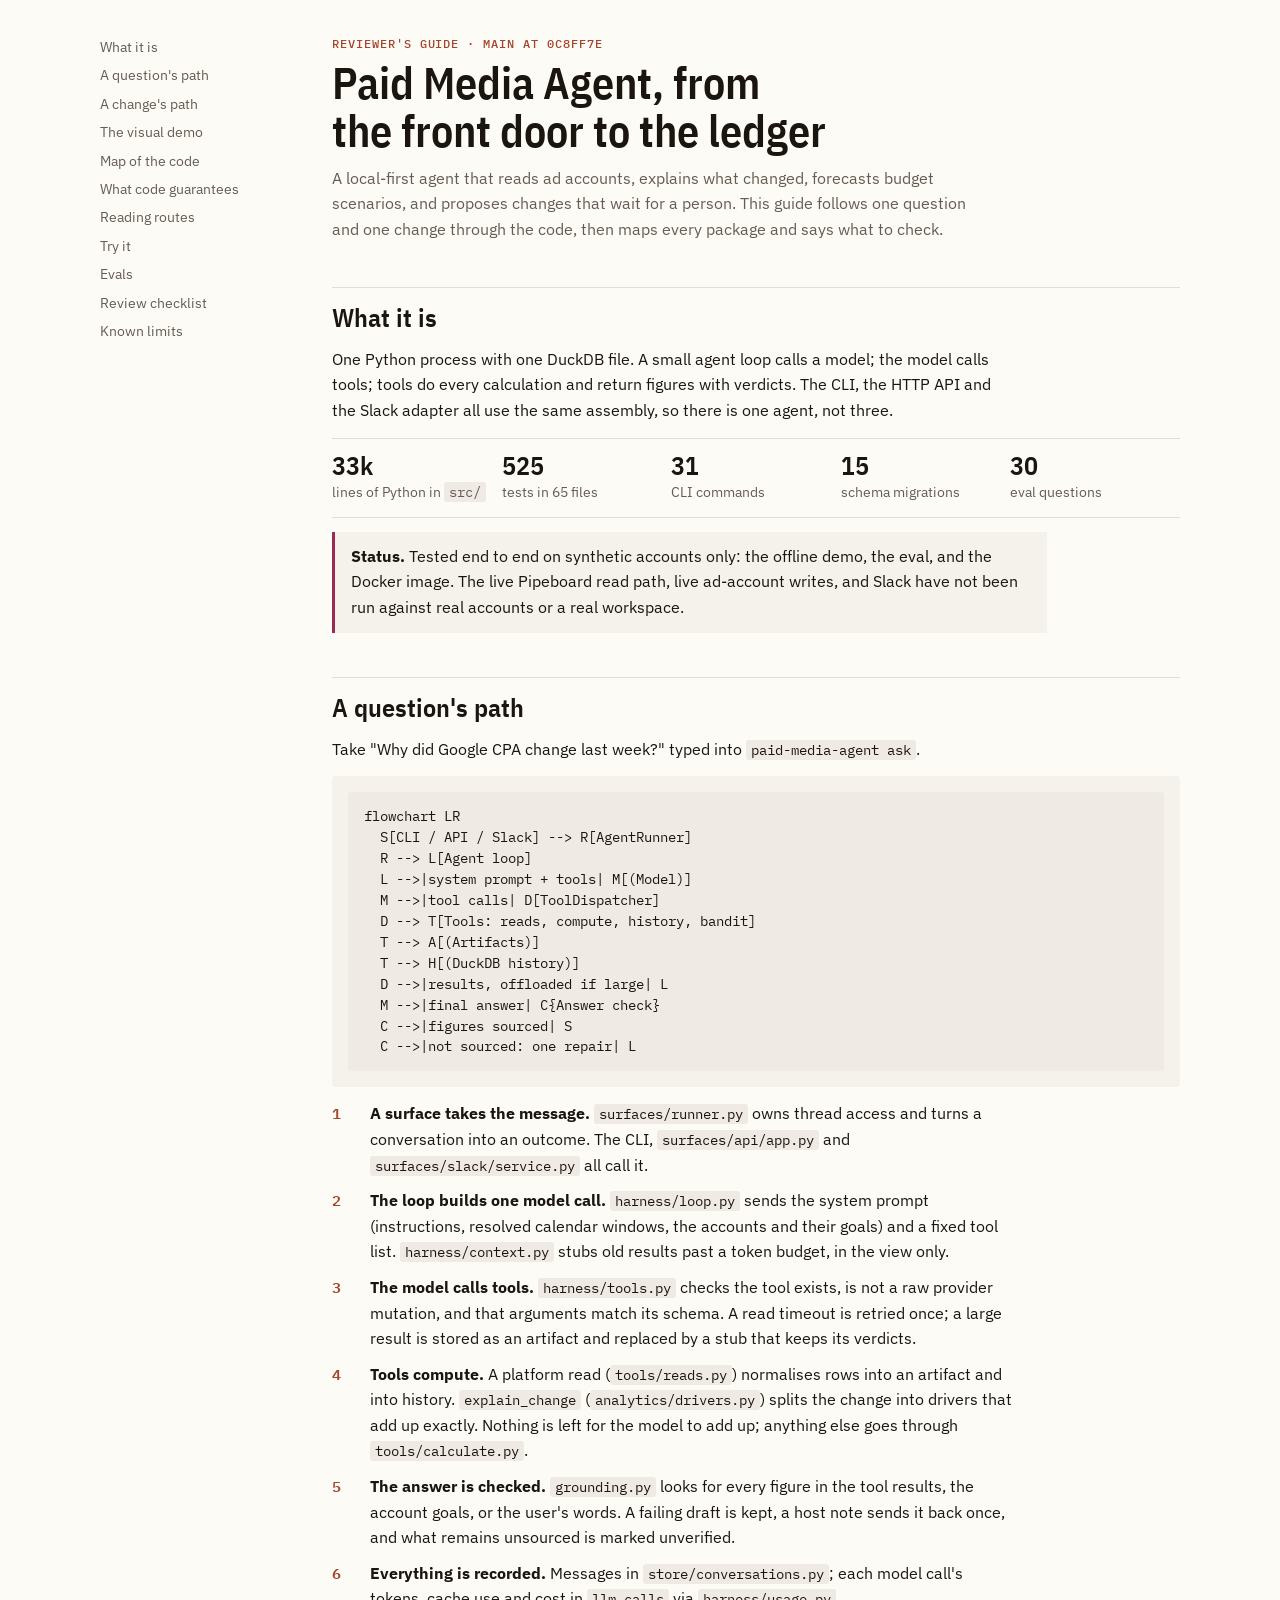
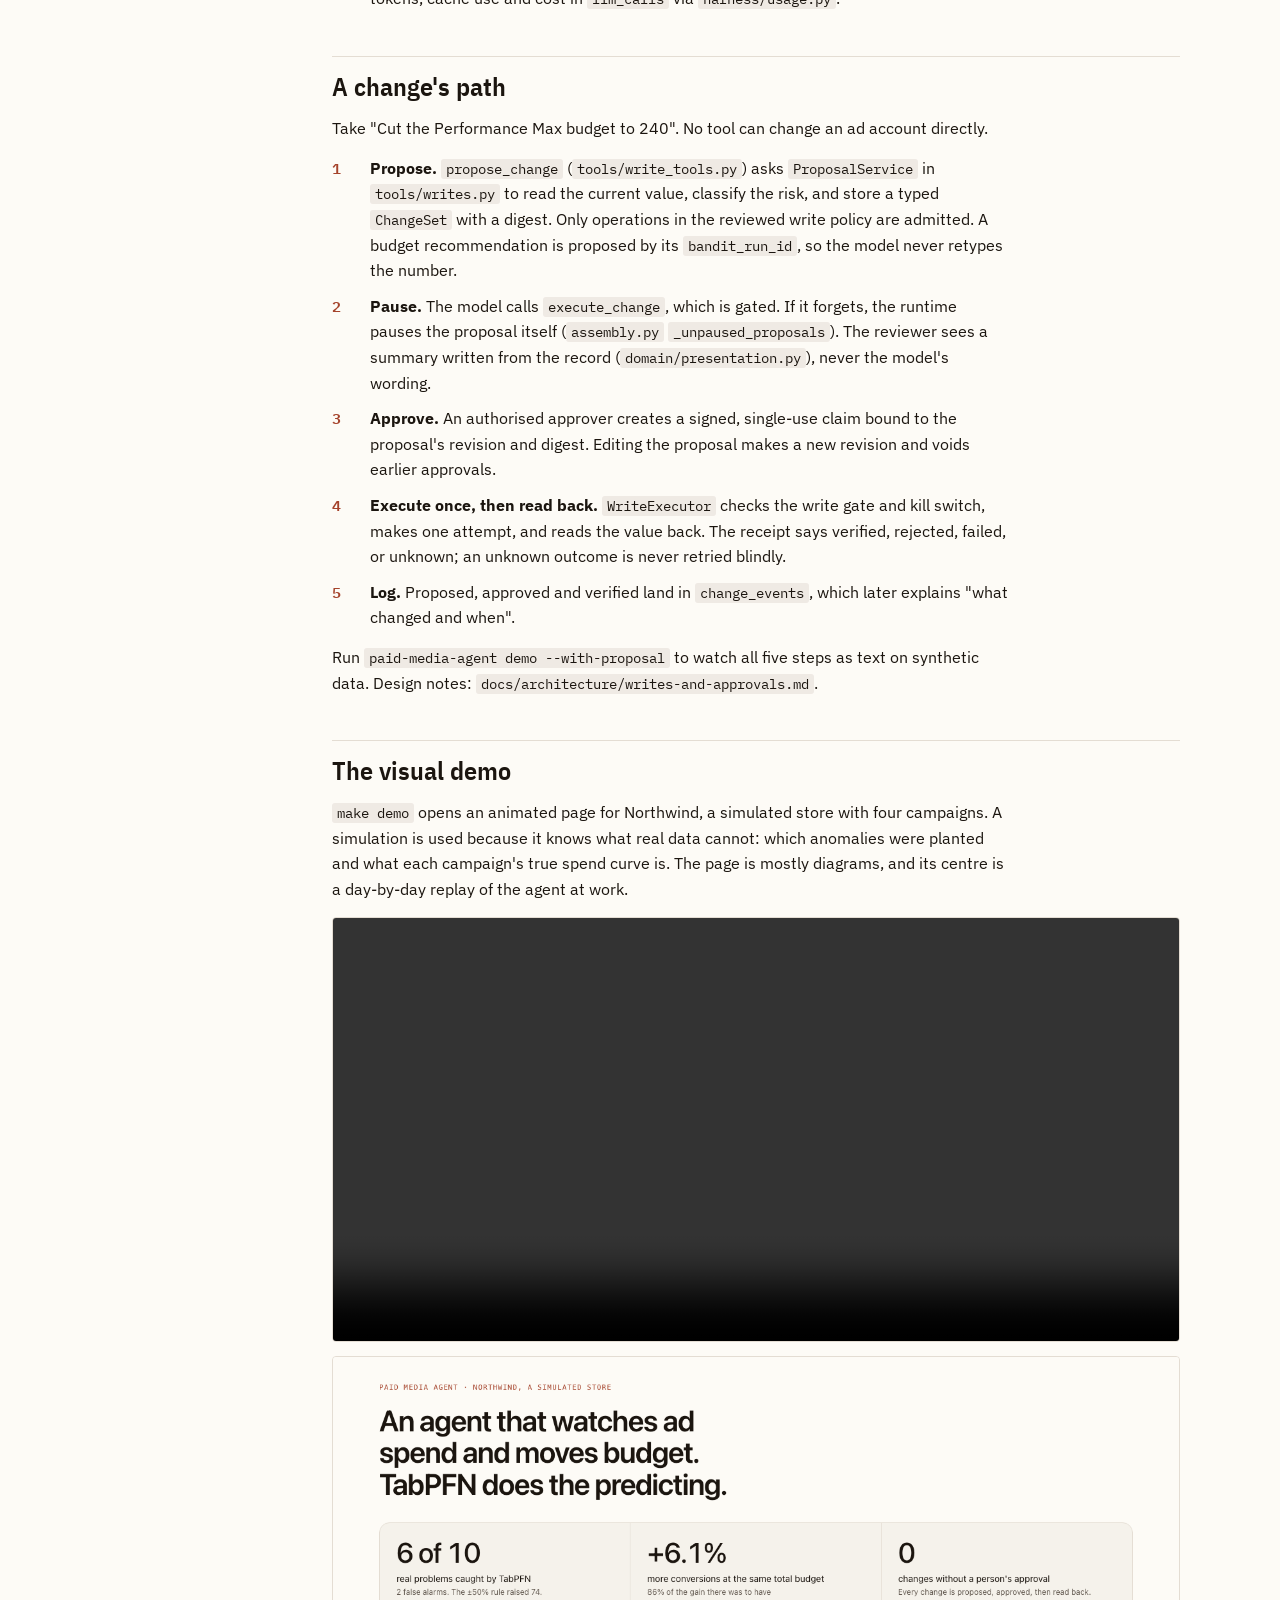
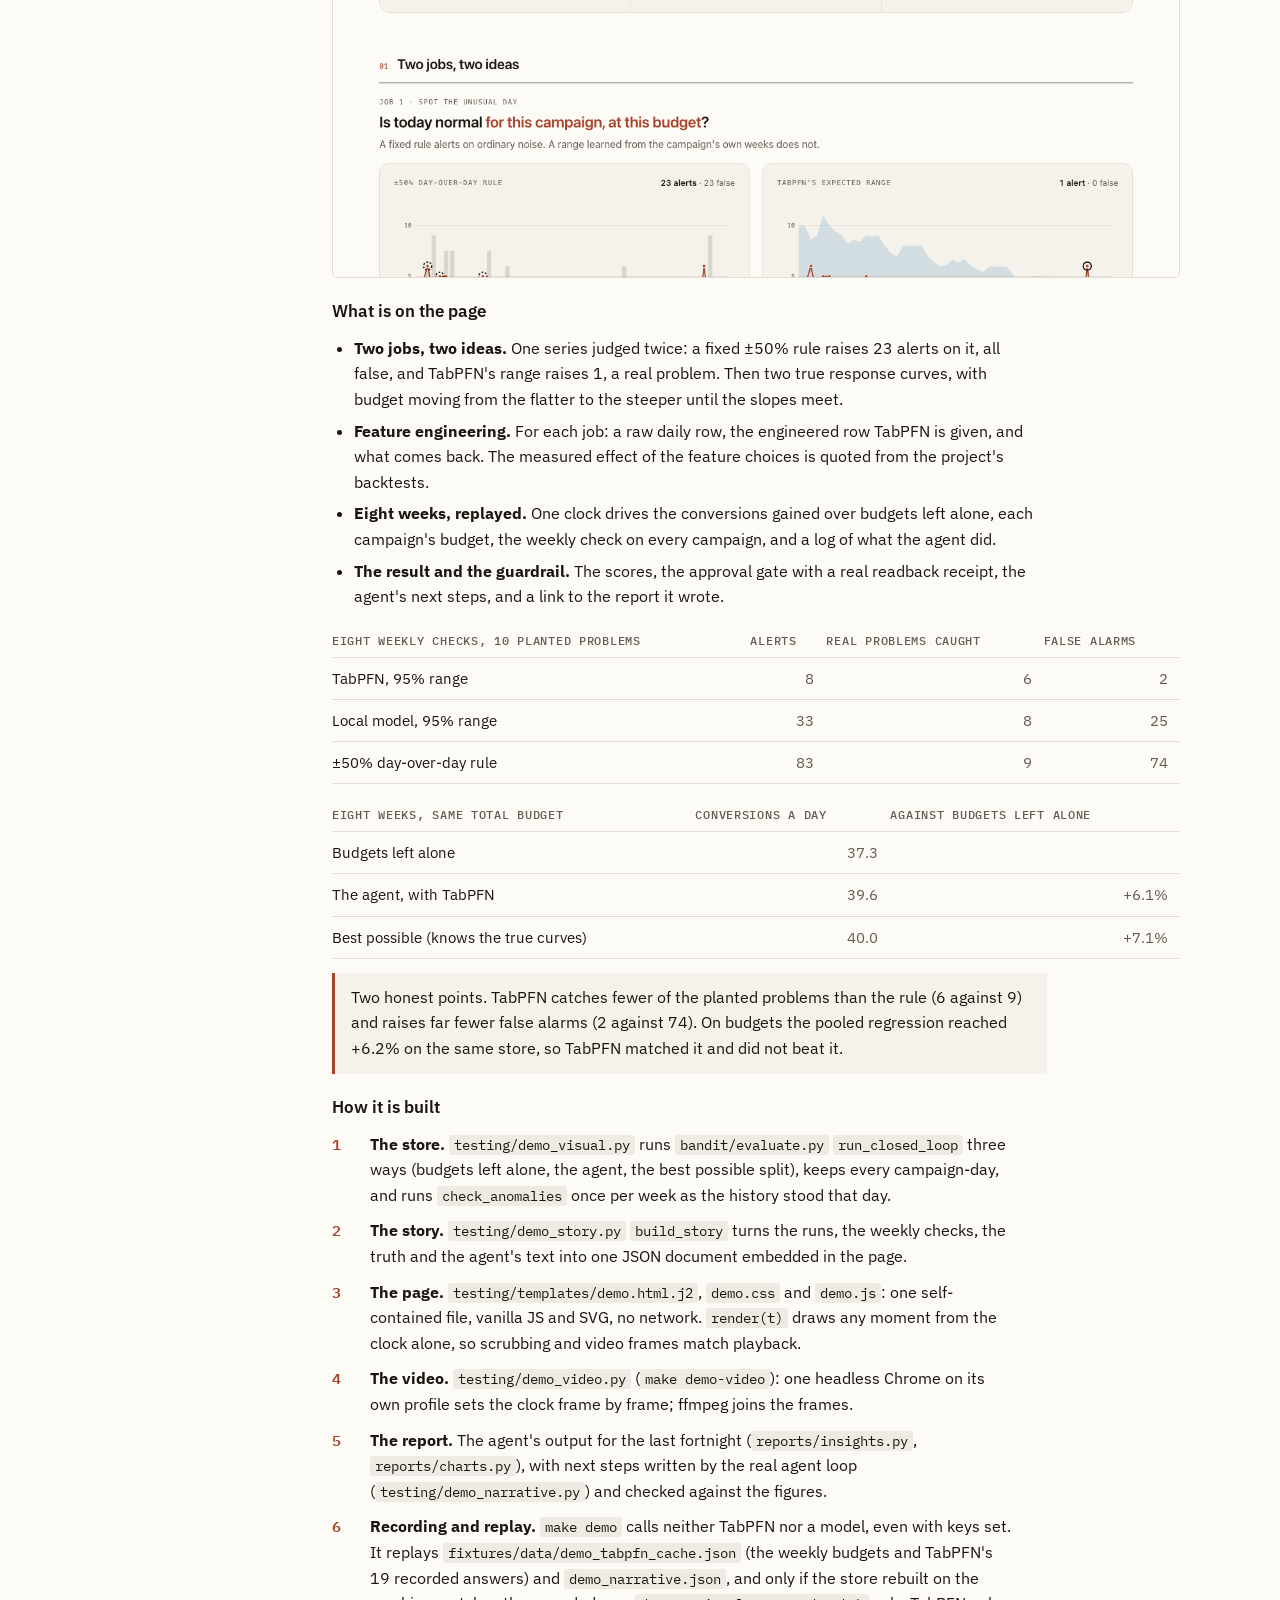
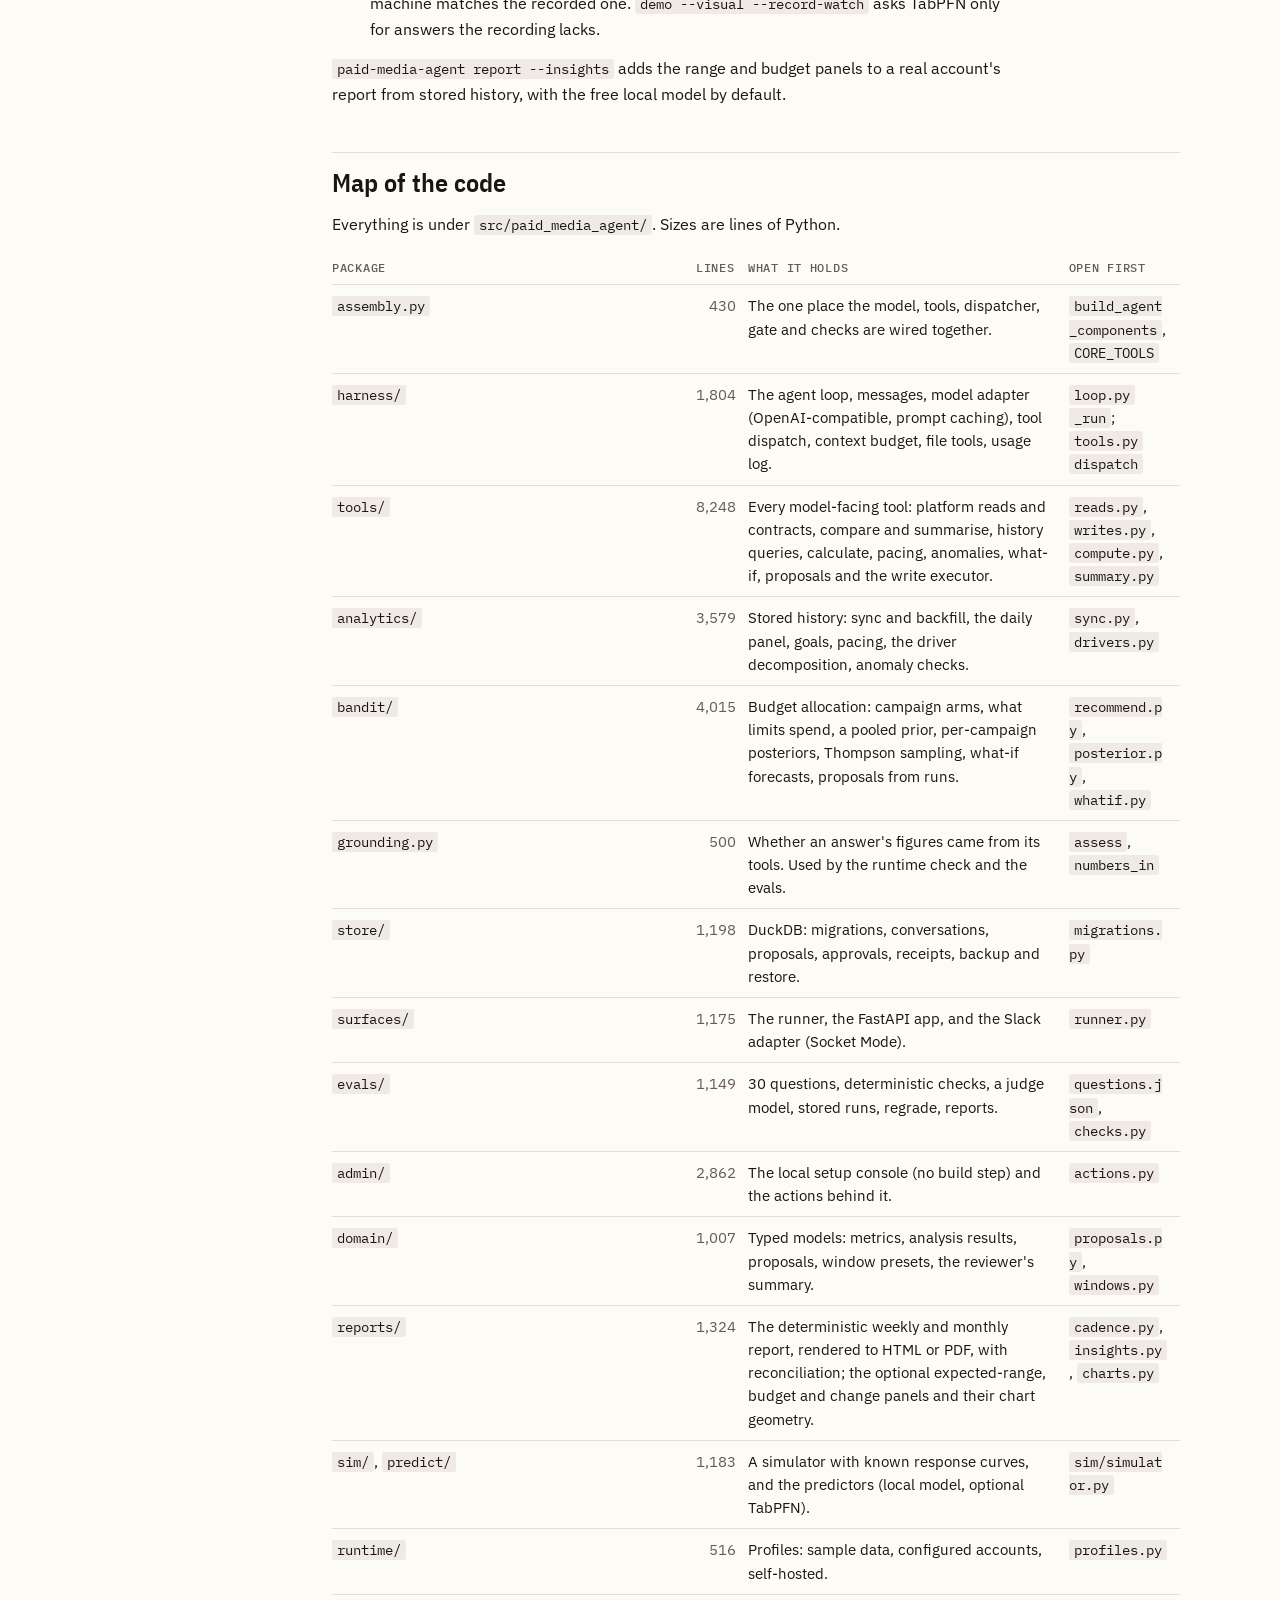
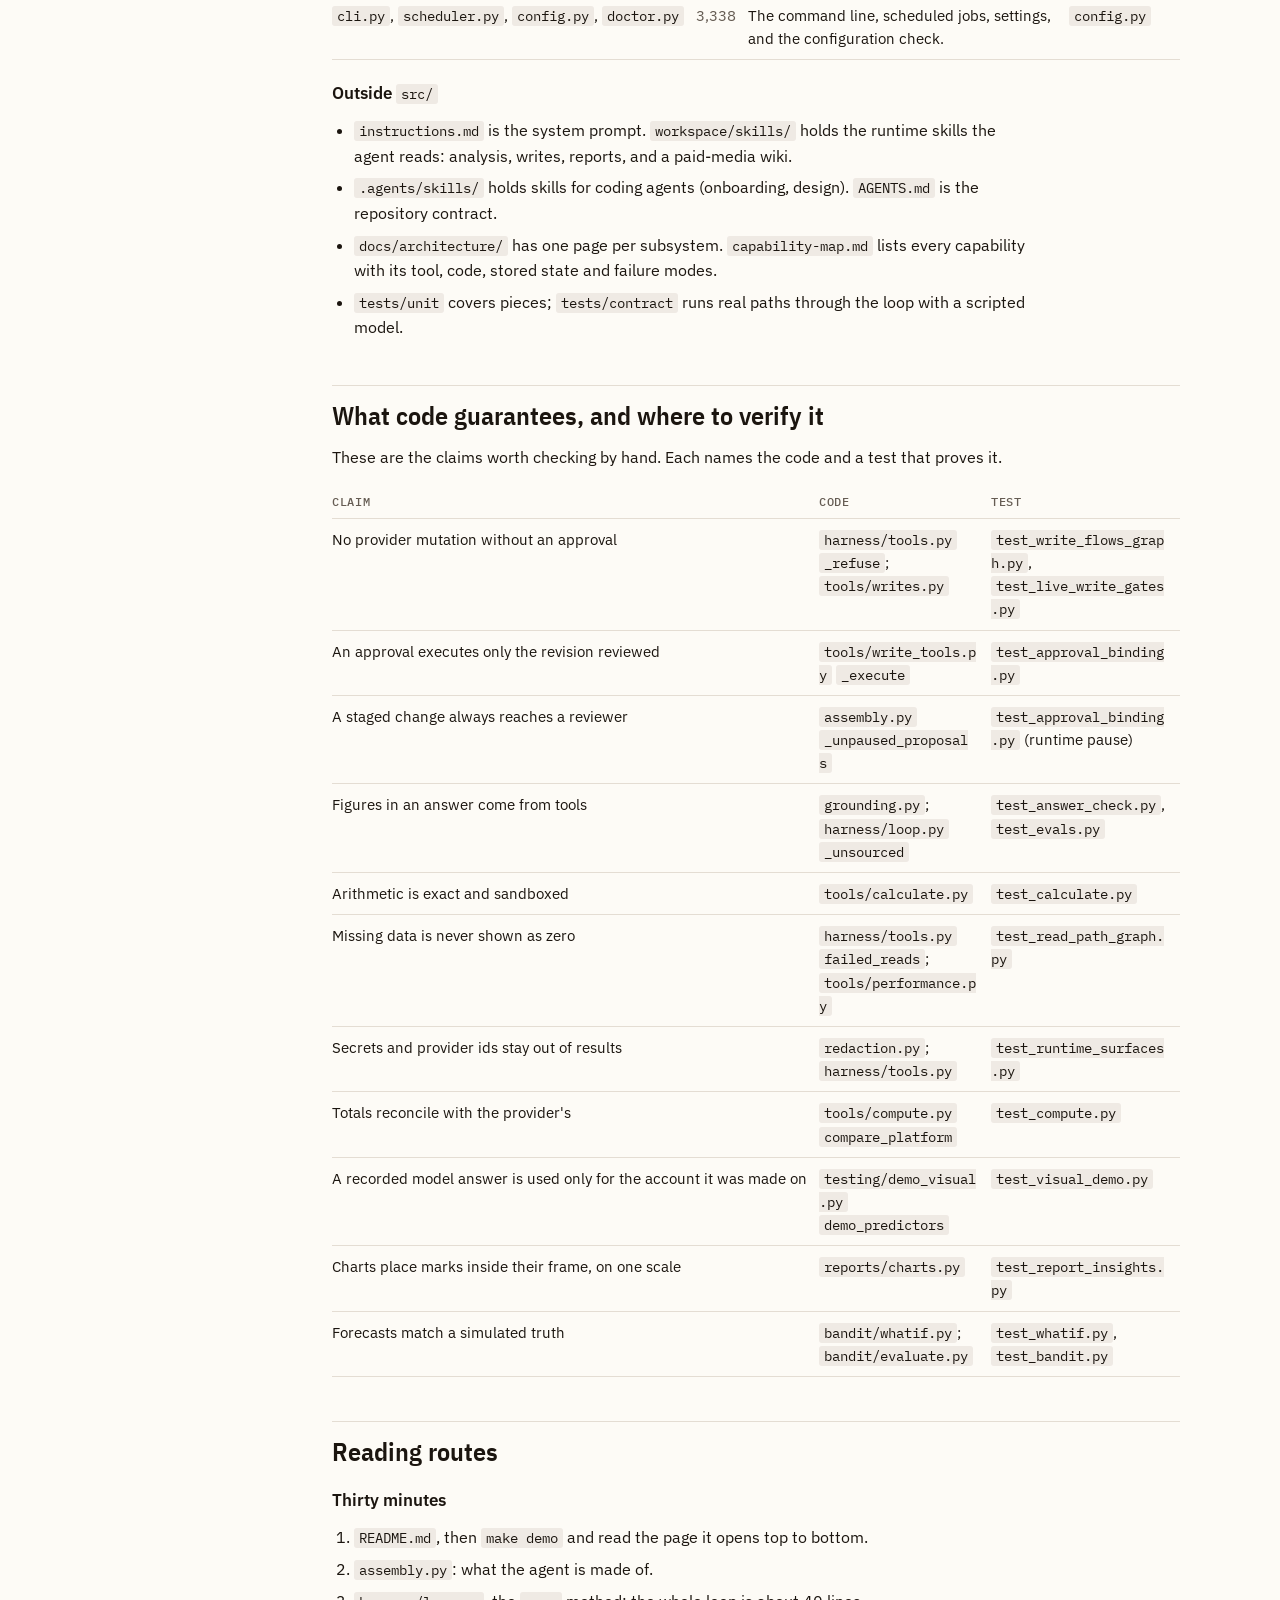
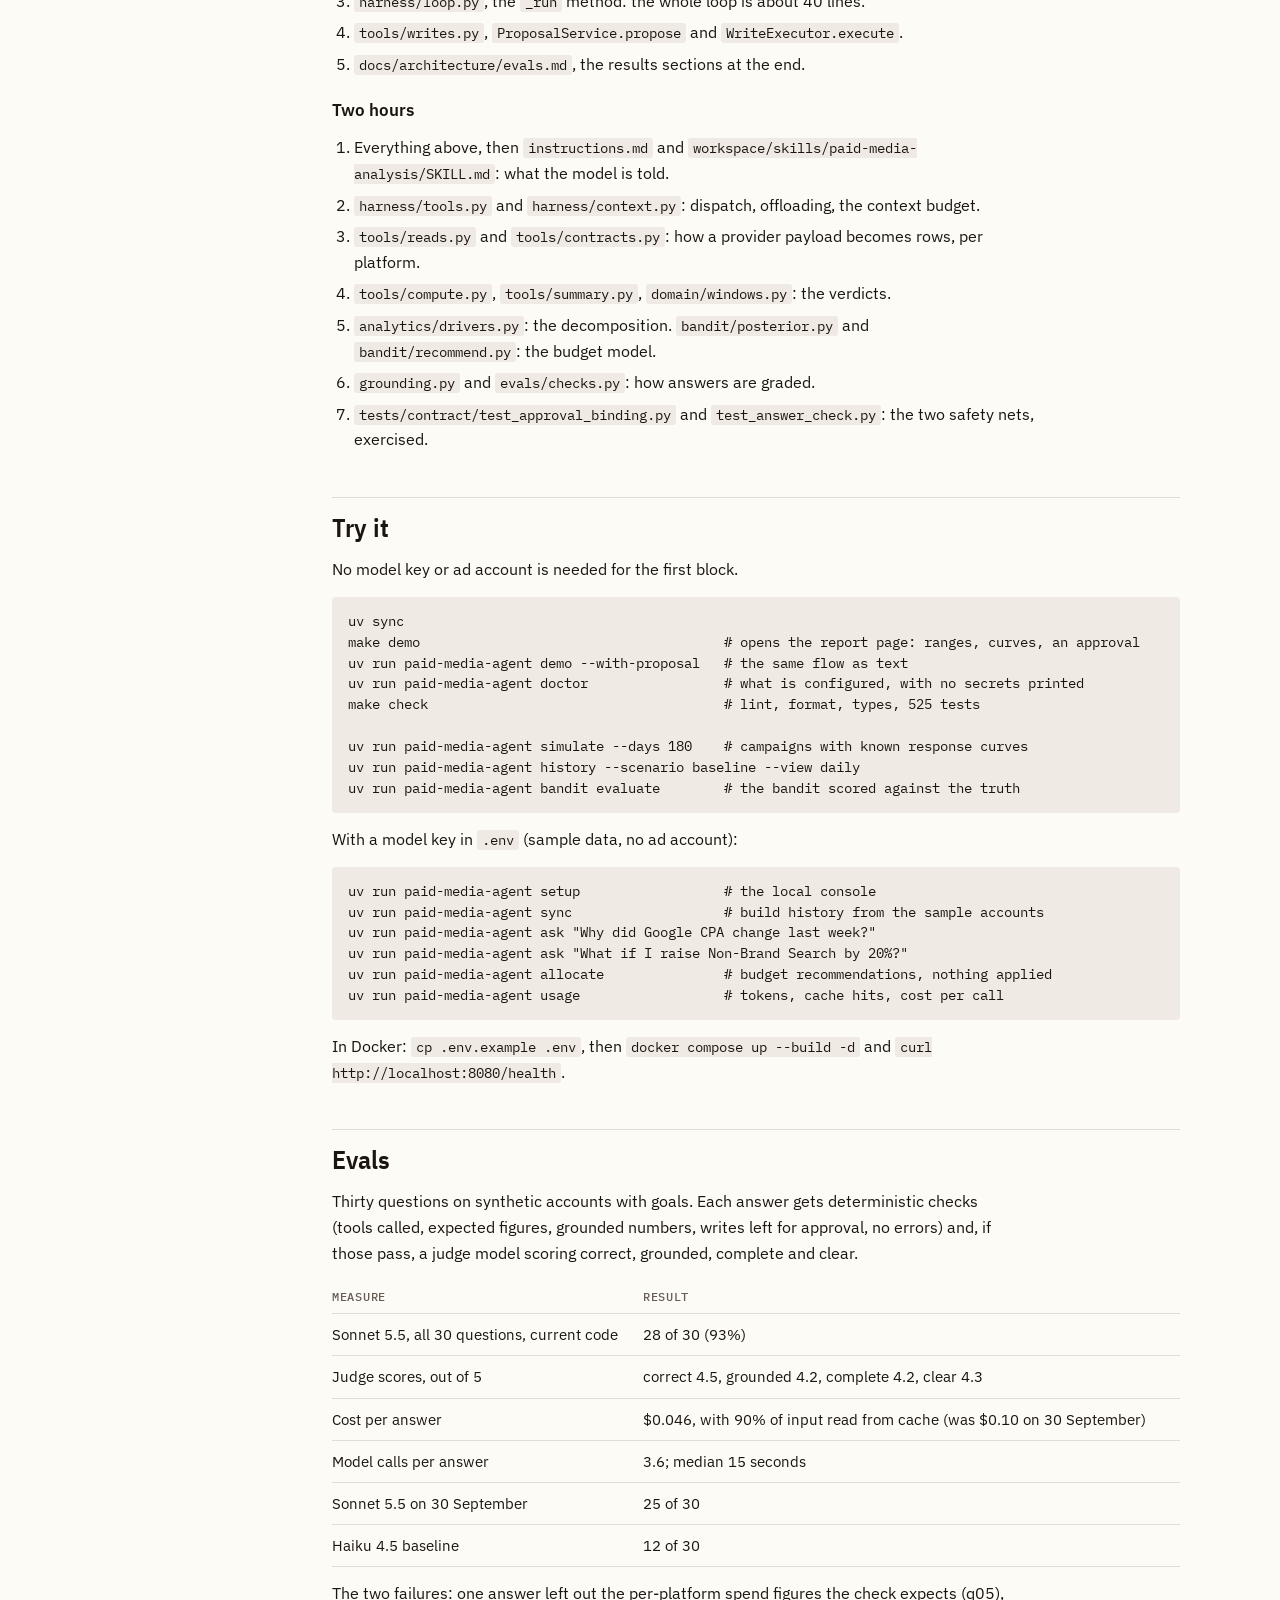
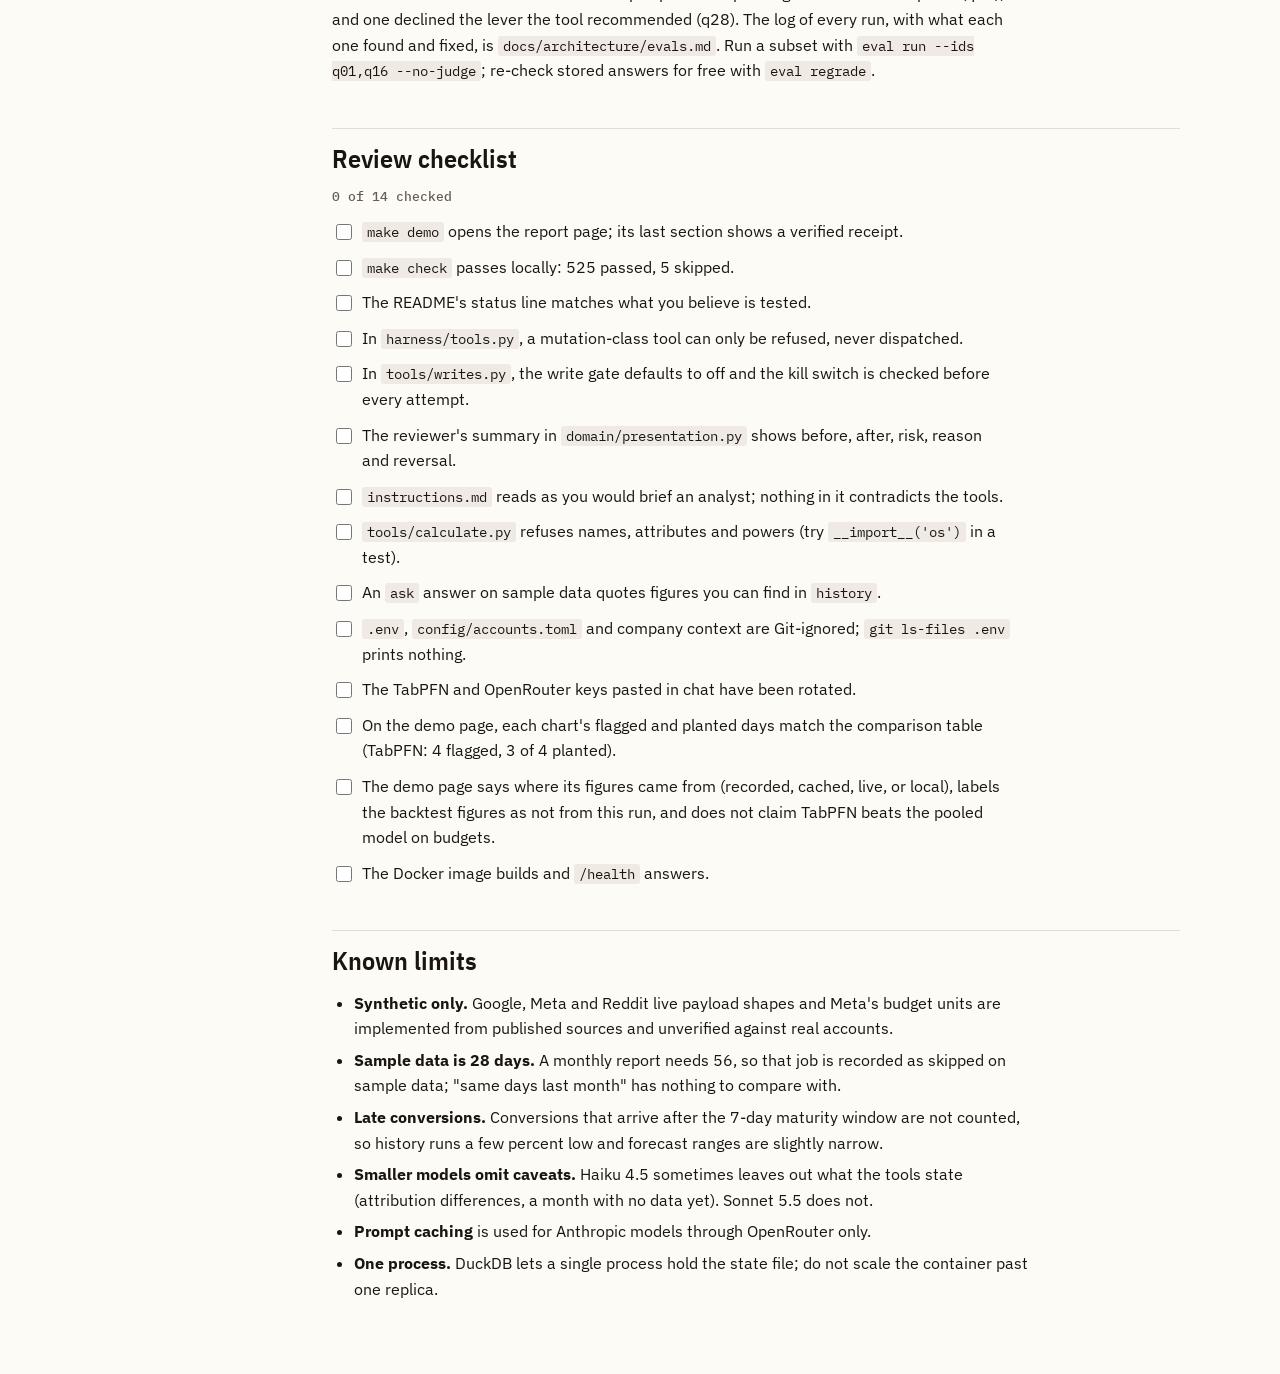
<file: demo-artifacts/walkthrough.html>
<!doctype html>
<meta charset="utf-8">
<meta name="viewport" content="width=device-width, initial-scale=1">
<title>Paid Media Agent Walkthrough</title>
<link rel="stylesheet" href="https://fonts.googleapis.com/css2?family=IBM+Plex+Mono:wght@400;500&family=IBM+Plex+Sans:wght@400;500;600&family=IBM+Plex+Sans+Condensed:wght@500;600&display=swap">
<style>
  /* Layout: one reading column with a sticky section index beside it on wide screens;
     the project's own report palette (workspace/skills/report-design/DESIGN.md) and Plex faces. */
  :root {
    --canvas: #fdfbf6; --paper: #f5f2eb; --ink: #1b150f; --muted: #655c53;
    --line: #e4ddd3; --accent: #a5432b; --good: #19704c; --warn: #992b57; --code-bg: #efeae4;
    --display: "IBM Plex Sans Condensed", "Arial Narrow", sans-serif;
    --body: "IBM Plex Sans", system-ui, sans-serif;
    --mono: "IBM Plex Mono", ui-monospace, Menlo, monospace;
  }
  @media (prefers-color-scheme: dark) {
    :root:not([data-theme="light"]) {
      --canvas: #17130f; --paper: #211b16; --ink: #f1ebe2; --muted: #a89d91;
      --line: #3a3129; --accent: #e08a6c; --good: #6cc69b; --warn: #e389ad; --code-bg: #2b241d;
      color-scheme: dark;
    }
  }
  :root[data-theme="dark"] {
    --canvas: #17130f; --paper: #211b16; --ink: #f1ebe2; --muted: #a89d91;
    --line: #3a3129; --accent: #e08a6c; --good: #6cc69b; --warn: #e389ad; --code-bg: #2b241d;
    color-scheme: dark;
  }
  body { background: var(--canvas); color: var(--ink); font: 16px/1.6 var(--body); padding-inline: 20px; padding-block: 28px 64px; }
  .wrap { max-width: 1080px; margin-inline: auto; display: grid; grid-template-columns: minmax(0, 1fr); gap: 32px; }
  @media (min-width: 900px) { .wrap { grid-template-columns: 200px minmax(0, 1fr); } }
  nav { font-size: 14px; }
  @media (min-width: 900px) { nav { position: sticky; top: calc(env(safe-area-inset-top, 0px) + 20px); align-self: start; } }
  nav ol { list-style: none; margin: 0; padding: 0; display: flex; flex-wrap: wrap; gap: 4px 14px; }
  @media (min-width: 900px) { nav ol { flex-direction: column; gap: 6px; } }
  nav a { color: var(--muted); text-decoration: none; }
  nav a:hover, nav a:focus-visible { color: var(--accent); }
  a { color: var(--accent); }
  a:focus-visible, input:focus-visible { outline: 2px solid var(--accent); outline-offset: 2px; }
  main { min-width: 0; display: flex; flex-direction: column; gap: 44px; }
  header h1 { font: 600 clamp(30px, 5vw, 44px)/1.1 var(--display); margin: 0 0 10px; text-wrap: balance; }
  header p { max-width: 65ch; margin: 0; color: var(--muted); }
  .eyebrow { font: 500 12px var(--mono); letter-spacing: .08em; text-transform: uppercase; color: var(--accent); margin: 0 0 8px; }
  section { display: flex; flex-direction: column; gap: 14px; min-width: 0; }
  h2 { font: 600 26px/1.2 var(--display); margin: 0; padding-top: 14px; border-top: 1px solid var(--line); text-wrap: balance; }
  h3 { font: 600 17px/1.3 var(--body); margin: 8px 0 0; }
  p, li { max-width: 68ch; }
  p { margin: 0; }
  ul, ol { margin: 0; padding-left: 22px; display: flex; flex-direction: column; gap: 6px; }
  code { font: 14px var(--mono); background: var(--code-bg); padding: 1px 5px; border-radius: 3px; overflow-wrap: anywhere; }
  pre { font: 13.5px/1.55 var(--mono); background: var(--code-bg); padding: 14px 16px; border-radius: 4px; margin: 0; overflow-x: auto; }
  pre code { background: none; padding: 0; font-size: inherit; }
  .facts { display: grid; grid-template-columns: repeat(auto-fit, minmax(140px, 1fr)); gap: 0; border-block: 1px solid var(--line); }
  .facts div { padding: 12px 14px 12px 0; }
  .facts b { display: block; font: 600 26px/1.1 var(--display); font-variant-numeric: tabular-nums; }
  .facts span { color: var(--muted); font-size: 14px; }
  .scroll { overflow-x: auto; }
  table { border-collapse: collapse; width: 100%; font-size: 14.5px; }
  th, td { text-align: left; vertical-align: top; padding: 9px 12px 9px 0; border-bottom: 1px solid var(--line); }
  th { font: 500 12px var(--mono); letter-spacing: .06em; text-transform: uppercase; color: var(--muted); }
  td:first-child { white-space: nowrap; }
  td.num { font-variant-numeric: tabular-nums; text-align: right; color: var(--muted); white-space: nowrap; }
  .note { background: var(--paper); border-left: 3px solid var(--accent); padding: 12px 16px; max-width: 68ch; }
  .note.limit { border-left-color: var(--warn); }
  .diagram { background: var(--paper); padding: 16px; overflow-x: auto; border-radius: 4px; }
  .steps { counter-reset: s; list-style: none; padding: 0; gap: 10px; }
  .steps li { counter-increment: s; display: grid; grid-template-columns: 30px minmax(0, 1fr); gap: 8px; }
  .steps li::before { content: counter(s); font: 600 15px var(--mono); color: var(--accent); }
  .check { list-style: none; padding: 0; gap: 10px; }
  .check label { display: grid; grid-template-columns: 22px minmax(0, 1fr); gap: 8px; align-items: start; cursor: pointer; }
  .check input { margin-top: 5px; accent-color: var(--accent); width: 16px; height: 16px; }
  .check input:checked + span { color: var(--muted); text-decoration: line-through; }
  .progress { font: 500 13px var(--mono); color: var(--muted); }
  .path { color: var(--muted); font: 13px var(--mono); }
  .shot { max-height: 520px; overflow-y: auto; border: 1px solid var(--line); border-radius: 4px; background: var(--paper); }
  .shot img { display: block; width: 100%; height: auto; }
</style>

<div class="wrap">
  <nav aria-label="Sections">
    <ol>
      <li><a href="#what">What it is</a></li>
      <li><a href="#question">A question's path</a></li>
      <li><a href="#change">A change's path</a></li>
      <li><a href="#demo">The visual demo</a></li>
      <li><a href="#map">Map of the code</a></li>
      <li><a href="#guarantees">What code guarantees</a></li>
      <li><a href="#routes">Reading routes</a></li>
      <li><a href="#try">Try it</a></li>
      <li><a href="#evals">Evals</a></li>
      <li><a href="#checklist">Review checklist</a></li>
      <li><a href="#limits">Known limits</a></li>
    </ol>
  </nav>

  <main>
    <header>
      <p class="eyebrow">Reviewer's guide · main at 0c8ff7e</p>
      <h1>Paid Media Agent, from the front door to the ledger</h1>
      <p>A local-first agent that reads ad accounts, explains what changed, forecasts budget scenarios, and proposes changes that wait for a person. This guide follows one question and one change through the code, then maps every package and says what to check.</p>
    </header>

    <section id="what">
      <h2>What it is</h2>
      <p>One Python process with one DuckDB file. A small agent loop calls a model; the model calls tools; tools do every calculation and return figures with verdicts. The CLI, the HTTP API and the Slack adapter all use the same assembly, so there is one agent, not three.</p>
      <div class="facts">
        <div><b>33k</b><span>lines of Python in <code>src/</code></span></div>
        <div><b>525</b><span>tests in 65 files</span></div>
        <div><b>31</b><span>CLI commands</span></div>
        <div><b>15</b><span>schema migrations</span></div>
        <div><b>30</b><span>eval questions</span></div>
      </div>
      <p class="note limit"><strong>Status.</strong> Tested end to end on synthetic accounts only: the offline demo, the eval, and the Docker image. The live Pipeboard read path, live ad-account writes, and Slack have not been run against real accounts or a real workspace.</p>
    </section>

    <section id="question">
      <h2>A question's path</h2>
      <p>Take "Why did Google CPA change last week?" typed into <code>paid-media-agent ask</code>.</p>
      <div class="diagram">
<pre class="mermaid">
flowchart LR
  S[CLI / API / Slack] --> R[AgentRunner]
  R --> L[Agent loop]
  L -->|system prompt + tools| M[(Model)]
  M -->|tool calls| D[ToolDispatcher]
  D --> T[Tools: reads, compute, history, bandit]
  T --> A[(Artifacts)]
  T --> H[(DuckDB history)]
  D -->|results, offloaded if large| L
  M -->|final answer| C{Answer check}
  C -->|figures sourced| S
  C -->|not sourced: one repair| L
</pre>
      </div>
      <ol class="steps">
        <li><span><strong>A surface takes the message.</strong> <code>surfaces/runner.py</code> owns thread access and turns a conversation into an outcome. The CLI, <code>surfaces/api/app.py</code> and <code>surfaces/slack/service.py</code> all call it.</span></li>
        <li><span><strong>The loop builds one model call.</strong> <code>harness/loop.py</code> sends the system prompt (instructions, resolved calendar windows, the accounts and their goals) and a fixed tool list. <code>harness/context.py</code> stubs old results past a token budget, in the view only.</span></li>
        <li><span><strong>The model calls tools.</strong> <code>harness/tools.py</code> checks the tool exists, is not a raw provider mutation, and that arguments match its schema. A read timeout is retried once; a large result is stored as an artifact and replaced by a stub that keeps its verdicts.</span></li>
        <li><span><strong>Tools compute.</strong> A platform read (<code>tools/reads.py</code>) normalises rows into an artifact and into history. <code>explain_change</code> (<code>analytics/drivers.py</code>) splits the change into drivers that add up exactly. Nothing is left for the model to add up; anything else goes through <code>tools/calculate.py</code>.</span></li>
        <li><span><strong>The answer is checked.</strong> <code>grounding.py</code> looks for every figure in the tool results, the account goals, or the user's words. A failing draft is kept, a host note sends it back once, and what remains unsourced is marked unverified.</span></li>
        <li><span><strong>Everything is recorded.</strong> Messages in <code>store/conversations.py</code>; each model call's tokens, cache use and cost in <code>llm_calls</code> via <code>harness/usage.py</code>.</span></li>
      </ol>
    </section>

    <section id="change">
      <h2>A change's path</h2>
      <p>Take "Cut the Performance Max budget to 240". No tool can change an ad account directly.</p>
      <ol class="steps">
        <li><span><strong>Propose.</strong> <code>propose_change</code> (<code>tools/write_tools.py</code>) asks <code>ProposalService</code> in <code>tools/writes.py</code> to read the current value, classify the risk, and store a typed <code>ChangeSet</code> with a digest. Only operations in the reviewed write policy are admitted. A budget recommendation is proposed by its <code>bandit_run_id</code>, so the model never retypes the number.</span></li>
        <li><span><strong>Pause.</strong> The model calls <code>execute_change</code>, which is gated. If it forgets, the runtime pauses the proposal itself (<code>assembly.py</code> <code>_unpaused_proposals</code>). The reviewer sees a summary written from the record (<code>domain/presentation.py</code>), never the model's wording.</span></li>
        <li><span><strong>Approve.</strong> An authorised approver creates a signed, single-use claim bound to the proposal's revision and digest. Editing the proposal makes a new revision and voids earlier approvals.</span></li>
        <li><span><strong>Execute once, then read back.</strong> <code>WriteExecutor</code> checks the write gate and kill switch, makes one attempt, and reads the value back. The receipt says verified, rejected, failed, or unknown; an unknown outcome is never retried blindly.</span></li>
        <li><span><strong>Log.</strong> Proposed, approved and verified land in <code>change_events</code>, which later explains "what changed and when".</span></li>
      </ol>
      <p>Run <code>paid-media-agent demo --with-proposal</code> to watch all five steps as text on synthetic data. Design notes: <code>docs/architecture/writes-and-approvals.md</code>.</p>
    </section>

    <section id="demo">
      <h2>The visual demo</h2>
      <p><code>make demo</code> opens an animated page for Northwind, a simulated store with four campaigns. A simulation is used because it knows what real data cannot: which anomalies were planted and what each campaign's true spend curve is. The page is mostly diagrams, and its centre is a day-by-day replay of the agent at work.</p>
      <div class="shot"><video controls preload="metadata" src="demo-replay.mp4" style="display:block;width:100%;height:auto" aria-label="The replay: eight weeks of the agent's weekly budget moves, the conversions gained, and its weekly check for unusual days"></video></div>
      <div class="shot"><a href="demo-page.png"><img src="demo-page.png" alt="The demo page: three headline numbers; a fixed rule against TabPFN's learned range on one series; two response curves with the budget moving between them; two feature-engineering pipelines; the replay player; the result and the approval gate"></a></div>
      <h3>What is on the page</h3>
      <ul>
        <li><strong>Two jobs, two ideas.</strong> One series judged twice: a fixed ±50% rule raises 23 alerts on it, all false, and TabPFN's range raises 1, a real problem. Then two true response curves, with budget moving from the flatter to the steeper until the slopes meet.</li>
        <li><strong>Feature engineering.</strong> For each job: a raw daily row, the engineered row TabPFN is given, and what comes back. The measured effect of the feature choices is quoted from the project's backtests.</li>
        <li><strong>Eight weeks, replayed.</strong> One clock drives the conversions gained over budgets left alone, each campaign's budget, the weekly check on every campaign, and a log of what the agent did.</li>
        <li><strong>The result and the guardrail.</strong> The scores, the approval gate with a real readback receipt, the agent's next steps, and a link to the report it wrote.</li>
      </ul>
      <div class="scroll">
        <table>
          <thead><tr><th>Eight weekly checks, 10 planted problems</th><th>Alerts</th><th>Real problems caught</th><th>False alarms</th></tr></thead>
          <tbody>
            <tr><td>TabPFN, 95% range</td><td class="num">8</td><td class="num">6</td><td class="num">2</td></tr>
            <tr><td>Local model, 95% range</td><td class="num">33</td><td class="num">8</td><td class="num">25</td></tr>
            <tr><td>±50% day-over-day rule</td><td class="num">83</td><td class="num">9</td><td class="num">74</td></tr>
          </tbody>
        </table>
      </div>
      <div class="scroll">
        <table>
          <thead><tr><th>Eight weeks, same total budget</th><th>Conversions a day</th><th>Against budgets left alone</th></tr></thead>
          <tbody>
            <tr><td>Budgets left alone</td><td class="num">37.3</td><td class="num"></td></tr>
            <tr><td>The agent, with TabPFN</td><td class="num">39.6</td><td class="num">+6.1%</td></tr>
            <tr><td>Best possible (knows the true curves)</td><td class="num">40.0</td><td class="num">+7.1%</td></tr>
          </tbody>
        </table>
      </div>
      <p class="note">Two honest points. TabPFN catches fewer of the planted problems than the rule (6 against 9) and raises far fewer false alarms (2 against 74). On budgets the pooled regression reached +6.2% on the same store, so TabPFN matched it and did not beat it.</p>
      <h3>How it is built</h3>
      <ol class="steps">
        <li><span><strong>The store.</strong> <code>testing/demo_visual.py</code> runs <code>bandit/evaluate.py</code> <code>run_closed_loop</code> three ways (budgets left alone, the agent, the best possible split), keeps every campaign-day, and runs <code>check_anomalies</code> once per week as the history stood that day.</span></li>
        <li><span><strong>The story.</strong> <code>testing/demo_story.py</code> <code>build_story</code> turns the runs, the weekly checks, the truth and the agent's text into one JSON document embedded in the page.</span></li>
        <li><span><strong>The page.</strong> <code>testing/templates/demo.html.j2</code>, <code>demo.css</code> and <code>demo.js</code>: one self-contained file, vanilla JS and SVG, no network. <code>render(t)</code> draws any moment from the clock alone, so scrubbing and video frames match playback.</span></li>
        <li><span><strong>The video.</strong> <code>testing/demo_video.py</code> (<code>make demo-video</code>): one headless Chrome on its own profile sets the clock frame by frame; ffmpeg joins the frames.</span></li>
        <li><span><strong>The report.</strong> The agent's output for the last fortnight (<code>reports/insights.py</code>, <code>reports/charts.py</code>), with next steps written by the real agent loop (<code>testing/demo_narrative.py</code>) and checked against the figures.</span></li>
        <li><span><strong>Recording and replay.</strong> <code>make demo</code> calls neither TabPFN nor a model, even with keys set. It replays <code>fixtures/data/demo_tabpfn_cache.json</code> (the weekly budgets and TabPFN's 19 recorded answers) and <code>demo_narrative.json</code>, and only if the store rebuilt on the machine matches the recorded one. <code>demo --visual --record-watch</code> asks TabPFN only for answers the recording lacks.</span></li>
      </ol>
      <p><code>paid-media-agent report --insights</code> adds the range and budget panels to a real account's report from stored history, with the free local model by default.</p>
    </section>

    <section id="map">
      <h2>Map of the code</h2>
      <p>Everything is under <code>src/paid_media_agent/</code>. Sizes are lines of Python.</p>
      <div class="scroll">
        <table>
          <thead><tr><th>Package</th><th>Lines</th><th>What it holds</th><th>Open first</th></tr></thead>
          <tbody>
            <tr><td><code>assembly.py</code></td><td class="num">430</td><td>The one place the model, tools, dispatcher, gate and checks are wired together.</td><td><code>build_agent_components</code>, <code>CORE_TOOLS</code></td></tr>
            <tr><td><code>harness/</code></td><td class="num">1,804</td><td>The agent loop, messages, model adapter (OpenAI-compatible, prompt caching), tool dispatch, context budget, file tools, usage log.</td><td><code>loop.py</code> <code>_run</code>; <code>tools.py</code> <code>dispatch</code></td></tr>
            <tr><td><code>tools/</code></td><td class="num">8,248</td><td>Every model-facing tool: platform reads and contracts, compare and summarise, history queries, calculate, pacing, anomalies, what-if, proposals and the write executor.</td><td><code>reads.py</code>, <code>writes.py</code>, <code>compute.py</code>, <code>summary.py</code></td></tr>
            <tr><td><code>analytics/</code></td><td class="num">3,579</td><td>Stored history: sync and backfill, the daily panel, goals, pacing, the driver decomposition, anomaly checks.</td><td><code>sync.py</code>, <code>drivers.py</code></td></tr>
            <tr><td><code>bandit/</code></td><td class="num">4,015</td><td>Budget allocation: campaign arms, what limits spend, a pooled prior, per-campaign posteriors, Thompson sampling, what-if forecasts, proposals from runs.</td><td><code>recommend.py</code>, <code>posterior.py</code>, <code>whatif.py</code></td></tr>
            <tr><td><code>grounding.py</code></td><td class="num">500</td><td>Whether an answer's figures came from its tools. Used by the runtime check and the evals.</td><td><code>assess</code>, <code>numbers_in</code></td></tr>
            <tr><td><code>store/</code></td><td class="num">1,198</td><td>DuckDB: migrations, conversations, proposals, approvals, receipts, backup and restore.</td><td><code>migrations.py</code></td></tr>
            <tr><td><code>surfaces/</code></td><td class="num">1,175</td><td>The runner, the FastAPI app, and the Slack adapter (Socket Mode).</td><td><code>runner.py</code></td></tr>
            <tr><td><code>evals/</code></td><td class="num">1,149</td><td>30 questions, deterministic checks, a judge model, stored runs, regrade, reports.</td><td><code>questions.json</code>, <code>checks.py</code></td></tr>
            <tr><td><code>admin/</code></td><td class="num">2,862</td><td>The local setup console (no build step) and the actions behind it.</td><td><code>actions.py</code></td></tr>
            <tr><td><code>domain/</code></td><td class="num">1,007</td><td>Typed models: metrics, analysis results, proposals, window presets, the reviewer's summary.</td><td><code>proposals.py</code>, <code>windows.py</code></td></tr>
            <tr><td><code>reports/</code></td><td class="num">1,324</td><td>The deterministic weekly and monthly report, rendered to HTML or PDF, with reconciliation; the optional expected-range, budget and change panels and their chart geometry.</td><td><code>cadence.py</code>, <code>insights.py</code>, <code>charts.py</code></td></tr>
            <tr><td><code>sim/</code>, <code>predict/</code></td><td class="num">1,183</td><td>A simulator with known response curves, and the predictors (local model, optional TabPFN).</td><td><code>sim/simulator.py</code></td></tr>
            <tr><td><code>runtime/</code></td><td class="num">516</td><td>Profiles: sample data, configured accounts, self-hosted.</td><td><code>profiles.py</code></td></tr>
            <tr><td><code>cli.py</code>, <code>scheduler.py</code>, <code>config.py</code>, <code>doctor.py</code></td><td class="num">3,338</td><td>The command line, scheduled jobs, settings, and the configuration check.</td><td><code>config.py</code></td></tr>
          </tbody>
        </table>
      </div>
      <h3>Outside <code>src/</code></h3>
      <ul>
        <li><code>instructions.md</code> is the system prompt. <code>workspace/skills/</code> holds the runtime skills the agent reads: analysis, writes, reports, and a paid-media wiki.</li>
        <li><code>.agents/skills/</code> holds skills for coding agents (onboarding, design). <code>AGENTS.md</code> is the repository contract.</li>
        <li><code>docs/architecture/</code> has one page per subsystem. <code>capability-map.md</code> lists every capability with its tool, code, stored state and failure modes.</li>
        <li><code>tests/unit</code> covers pieces; <code>tests/contract</code> runs real paths through the loop with a scripted model.</li>
      </ul>
    </section>

    <section id="guarantees">
      <h2>What code guarantees, and where to verify it</h2>
      <p>These are the claims worth checking by hand. Each names the code and a test that proves it.</p>
      <div class="scroll">
        <table>
          <thead><tr><th>Claim</th><th>Code</th><th>Test</th></tr></thead>
          <tbody>
            <tr><td>No provider mutation without an approval</td><td><code>harness/tools.py</code> <code>_refuse</code>; <code>tools/writes.py</code></td><td><code>test_write_flows_graph.py</code>, <code>test_live_write_gates.py</code></td></tr>
            <tr><td>An approval executes only the revision reviewed</td><td><code>tools/write_tools.py</code> <code>_execute</code></td><td><code>test_approval_binding.py</code></td></tr>
            <tr><td>A staged change always reaches a reviewer</td><td><code>assembly.py</code> <code>_unpaused_proposals</code></td><td><code>test_approval_binding.py</code> (runtime pause)</td></tr>
            <tr><td>Figures in an answer come from tools</td><td><code>grounding.py</code>; <code>harness/loop.py</code> <code>_unsourced</code></td><td><code>test_answer_check.py</code>, <code>test_evals.py</code></td></tr>
            <tr><td>Arithmetic is exact and sandboxed</td><td><code>tools/calculate.py</code></td><td><code>test_calculate.py</code></td></tr>
            <tr><td>Missing data is never shown as zero</td><td><code>harness/tools.py</code> <code>failed_reads</code>; <code>tools/performance.py</code></td><td><code>test_read_path_graph.py</code></td></tr>
            <tr><td>Secrets and provider ids stay out of results</td><td><code>redaction.py</code>; <code>harness/tools.py</code></td><td><code>test_runtime_surfaces.py</code></td></tr>
            <tr><td>Totals reconcile with the provider's</td><td><code>tools/compute.py</code> <code>compare_platform</code></td><td><code>test_compute.py</code></td></tr>
            <tr><td>A recorded model answer is used only for the account it was made on</td><td><code>testing/demo_visual.py</code> <code>demo_predictors</code></td><td><code>test_visual_demo.py</code></td></tr>
            <tr><td>Charts place marks inside their frame, on one scale</td><td><code>reports/charts.py</code></td><td><code>test_report_insights.py</code></td></tr>
            <tr><td>Forecasts match a simulated truth</td><td><code>bandit/whatif.py</code>; <code>bandit/evaluate.py</code></td><td><code>test_whatif.py</code>, <code>test_bandit.py</code></td></tr>
          </tbody>
        </table>
      </div>
    </section>

    <section id="routes">
      <h2>Reading routes</h2>
      <h3>Thirty minutes</h3>
      <ol>
        <li><code>README.md</code>, then <code>make demo</code> and read the page it opens top to bottom.</li>
        <li><code>assembly.py</code>: what the agent is made of.</li>
        <li><code>harness/loop.py</code>, the <code>_run</code> method: the whole loop is about 40 lines.</li>
        <li><code>tools/writes.py</code>, <code>ProposalService.propose</code> and <code>WriteExecutor.execute</code>.</li>
        <li><code>docs/architecture/evals.md</code>, the results sections at the end.</li>
      </ol>
      <h3>Two hours</h3>
      <ol>
        <li>Everything above, then <code>instructions.md</code> and <code>workspace/skills/paid-media-analysis/SKILL.md</code>: what the model is told.</li>
        <li><code>harness/tools.py</code> and <code>harness/context.py</code>: dispatch, offloading, the context budget.</li>
        <li><code>tools/reads.py</code> and <code>tools/contracts.py</code>: how a provider payload becomes rows, per platform.</li>
        <li><code>tools/compute.py</code>, <code>tools/summary.py</code>, <code>domain/windows.py</code>: the verdicts.</li>
        <li><code>analytics/drivers.py</code>: the decomposition. <code>bandit/posterior.py</code> and <code>bandit/recommend.py</code>: the budget model.</li>
        <li><code>grounding.py</code> and <code>evals/checks.py</code>: how answers are graded.</li>
        <li><code>tests/contract/test_approval_binding.py</code> and <code>test_answer_check.py</code>: the two safety nets, exercised.</li>
      </ol>
    </section>

    <section id="try">
      <h2>Try it</h2>
      <p>No model key or ad account is needed for the first block.</p>
<pre><code>uv sync
make demo                                      # opens the report page: ranges, curves, an approval
uv run paid-media-agent demo --with-proposal   # the same flow as text
uv run paid-media-agent doctor                 # what is configured, with no secrets printed
make check                                     # lint, format, types, 525 tests

uv run paid-media-agent simulate --days 180    # campaigns with known response curves
uv run paid-media-agent history --scenario baseline --view daily
uv run paid-media-agent bandit evaluate        # the bandit scored against the truth</code></pre>
      <p>With a model key in <code>.env</code> (sample data, no ad account):</p>
<pre><code>uv run paid-media-agent setup                  # the local console
uv run paid-media-agent sync                   # build history from the sample accounts
uv run paid-media-agent ask "Why did Google CPA change last week?"
uv run paid-media-agent ask "What if I raise Non-Brand Search by 20%?"
uv run paid-media-agent allocate               # budget recommendations, nothing applied
uv run paid-media-agent usage                  # tokens, cache hits, cost per call</code></pre>
      <p>In Docker: <code>cp .env.example .env</code>, then <code>docker compose up --build -d</code> and <code>curl http://localhost:8080/health</code>.</p>
    </section>

    <section id="evals">
      <h2>Evals</h2>
      <p>Thirty questions on synthetic accounts with goals. Each answer gets deterministic checks (tools called, expected figures, grounded numbers, writes left for approval, no errors) and, if those pass, a judge model scoring correct, grounded, complete and clear.</p>
      <div class="scroll">
        <table>
          <thead><tr><th>Measure</th><th>Result</th></tr></thead>
          <tbody>
            <tr><td>Sonnet 5.5, all 30 questions, current code</td><td>28 of 30 (93%)</td></tr>
            <tr><td>Judge scores, out of 5</td><td>correct 4.5, grounded 4.2, complete 4.2, clear 4.3</td></tr>
            <tr><td>Cost per answer</td><td>$0.046, with 90% of input read from cache (was $0.10 on 30 September)</td></tr>
            <tr><td>Model calls per answer</td><td>3.6; median 15 seconds</td></tr>
            <tr><td>Sonnet 5.5 on 30 September</td><td>25 of 30</td></tr>
            <tr><td>Haiku 4.5 baseline</td><td>12 of 30</td></tr>
          </tbody>
        </table>
      </div>
      <p>The two failures: one answer left out the per-platform spend figures the check expects (q05), and one declined the lever the tool recommended (q28). The log of every run, with what each one found and fixed, is <code>docs/architecture/evals.md</code>. Run a subset with <code>eval run --ids q01,q16 --no-judge</code>; re-check stored answers for free with <code>eval regrade</code>.</p>
    </section>

    <section id="checklist">
      <h2>Review checklist</h2>
      <p class="progress" id="progress">0 of 14 checked</p>
      <ul class="check" id="checks">
        <li><label><input type="checkbox" id="c1"><span><code>make demo</code> opens the report page; its last section shows a verified receipt.</span></label></li>
        <li><label><input type="checkbox" id="c2"><span><code>make check</code> passes locally: 525 passed, 5 skipped.</span></label></li>
        <li><label><input type="checkbox" id="c3"><span>The README's status line matches what you believe is tested.</span></label></li>
        <li><label><input type="checkbox" id="c4"><span>In <code>harness/tools.py</code>, a mutation-class tool can only be refused, never dispatched.</span></label></li>
        <li><label><input type="checkbox" id="c5"><span>In <code>tools/writes.py</code>, the write gate defaults to off and the kill switch is checked before every attempt.</span></label></li>
        <li><label><input type="checkbox" id="c6"><span>The reviewer's summary in <code>domain/presentation.py</code> shows before, after, risk, reason and reversal.</span></label></li>
        <li><label><input type="checkbox" id="c7"><span><code>instructions.md</code> reads as you would brief an analyst; nothing in it contradicts the tools.</span></label></li>
        <li><label><input type="checkbox" id="c8"><span><code>tools/calculate.py</code> refuses names, attributes and powers (try <code>__import__('os')</code> in a test).</span></label></li>
        <li><label><input type="checkbox" id="c9"><span>An <code>ask</code> answer on sample data quotes figures you can find in <code>history</code>.</span></label></li>
        <li><label><input type="checkbox" id="c10"><span><code>.env</code>, <code>config/accounts.toml</code> and company context are Git-ignored; <code>git ls-files .env</code> prints nothing.</span></label></li>
        <li><label><input type="checkbox" id="c11"><span>The TabPFN and OpenRouter keys pasted in chat have been rotated.</span></label></li>
        <li><label><input type="checkbox" id="c13"><span>On the demo page, each chart's flagged and planted days match the comparison table (TabPFN: 4 flagged, 3 of 4 planted).</span></label></li>
        <li><label><input type="checkbox" id="c14"><span>The demo page says where its figures came from (recorded, cached, live, or local), labels the backtest figures as not from this run, and does not claim TabPFN beats the pooled model on budgets.</span></label></li>
        <li><label><input type="checkbox" id="c12"><span>The Docker image builds and <code>/health</code> answers.</span></label></li>
      </ul>
    </section>

    <section id="limits">
      <h2>Known limits</h2>
      <ul>
        <li><strong>Synthetic only.</strong> Google, Meta and Reddit live payload shapes and Meta's budget units are implemented from published sources and unverified against real accounts.</li>
        <li><strong>Sample data is 28 days.</strong> A monthly report needs 56, so that job is recorded as skipped on sample data; "same days last month" has nothing to compare with.</li>
        <li><strong>Late conversions.</strong> Conversions that arrive after the 7-day maturity window are not counted, so history runs a few percent low and forecast ranges are slightly narrow.</li>
        <li><strong>Smaller models omit caveats.</strong> Haiku 4.5 sometimes leaves out what the tools state (attribution differences, a month with no data yet). Sonnet 5.5 does not.</li>
        <li><strong>Prompt caching</strong> is used for Anthropic models through OpenRouter only.</li>
        <li><strong>One process.</strong> DuckDB lets a single process hold the state file; do not scale the container past one replica.</li>
      </ul>
    </section>
  </main>
</div>

<script>
  (function () {
    var KEY = "pma-review-checks";
    var boxes = Array.prototype.slice.call(document.querySelectorAll("#checks input"));
    var progress = document.getElementById("progress");
    var saved = {};
    try { saved = JSON.parse(localStorage.getItem(KEY) || "{}") || {}; } catch (e) { saved = {}; }
    function render() {
      var done = boxes.filter(function (b) { return b.checked; }).length;
      progress.textContent = done + " of " + boxes.length + " checked";
    }
    boxes.forEach(function (box) {
      box.checked = !!saved[box.id];
      box.addEventListener("change", function () {
        saved[box.id] = box.checked;
        try { localStorage.setItem(KEY, JSON.stringify(saved)); } catch (e) { /* ticks stay for this visit */ }
        render();
      });
    });
    render();
  })();
</script>
</file>
